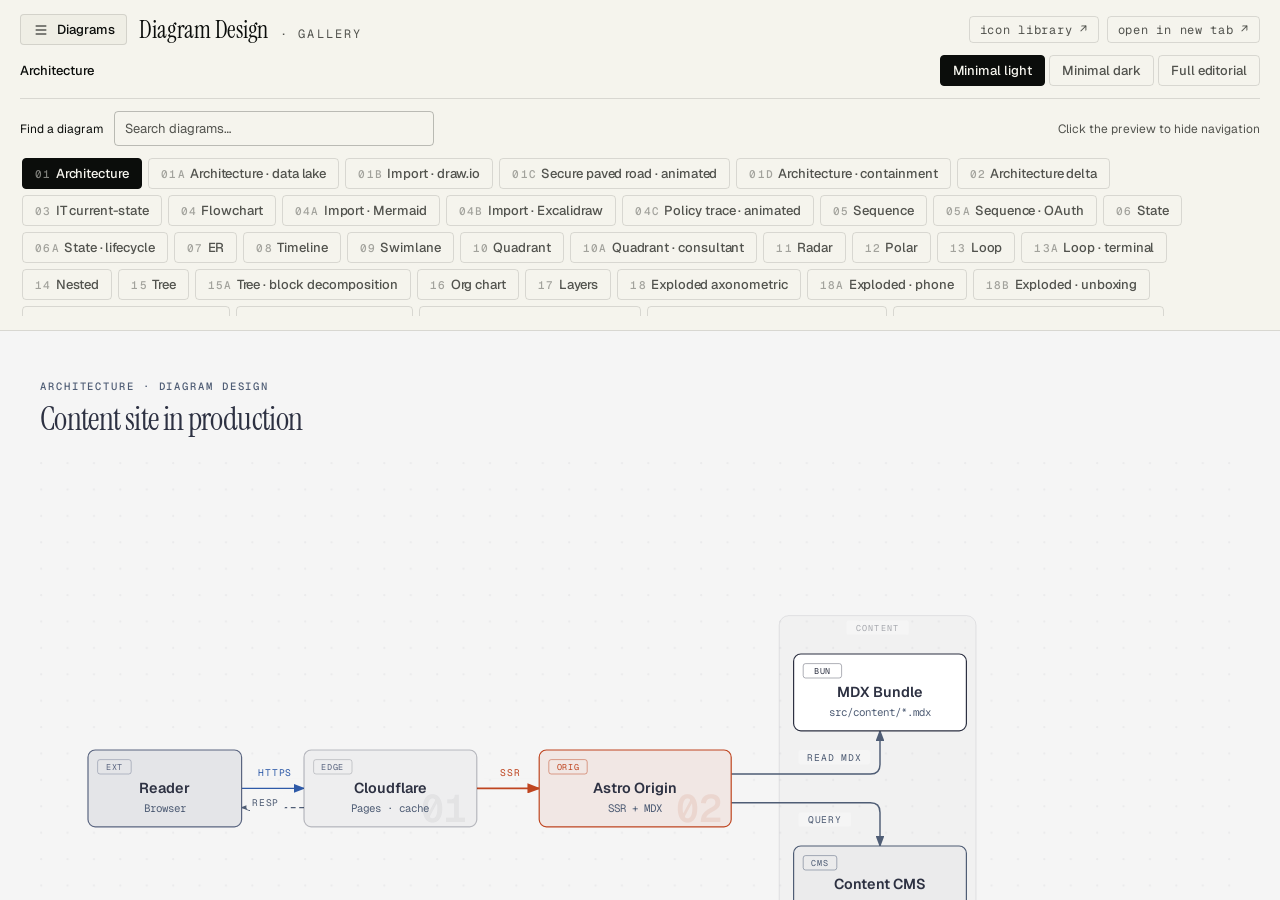
<file: .cursor/skills/draw-diagram/vendor/diagram-design/assets/index.html>
<!doctype html>
<html lang="en">
  <head>
    <meta charset="UTF-8" />
    <meta name="viewport" content="width=device-width, initial-scale=1.0" />
    <title>Diagram Design · Gallery</title>
    <link
      href="https://fonts.googleapis.com/css2?family=Instrument+Serif:ital@0;1&family=Geist:wght@400;500;600&family=Geist+Mono:wght@400;500;600&display=swap"
      rel="stylesheet"
    />
    <style>
      *,
      *::before,
      *::after {
        box-sizing: border-box;
        margin: 0;
        padding: 0;
      }
      :root {
        --paper: #f5f4ed;
        --paper-2: #efeee5;
        --ink: #0b0d0b;
        --muted: #52534e;
        --soft: #65655c;
        --rule: rgba(11, 13, 11, 0.12);
        --rule-strong: rgba(11, 13, 11, 0.25);
        --accent: #f7591f;
        --sans: "Geist", system-ui, sans-serif;
        --serif: "Instrument Serif", serif;
        --mono: "Geist Mono", ui-monospace, monospace;
      }
      html,
      body {
        height: 100%;
      }
      body {
        font-family: var(--sans);
        background: var(--paper);
        color: var(--ink);
        display: flex;
        flex-direction: column;
        overflow: hidden;
      }

      .topbar {
        padding: 0.875rem 1.25rem;
        border-bottom: 1px solid var(--rule);
        flex: 0 0 auto;
      }
      .title-row {
        display: flex;
        align-items: center;
        justify-content: space-between;
        margin-bottom: 0.625rem;
        gap: 1rem;
      }
      .title-row h1 {
        font-family: var(--serif);
        font-size: 1.5rem;
        font-weight: 400;
        letter-spacing: -0.01em;
        line-height: 1;
      }
      .title-row .meta {
        font-family: var(--mono);
        font-size: 0.75rem;
        letter-spacing: 0.18em;
        text-transform: uppercase;
        color: var(--muted);
      }
      .title-row .open-raw {
        font-family: var(--mono);
        font-size: 0.75rem;
        letter-spacing: 0.06em;
        color: var(--muted);
        text-decoration: none;
        padding: 0.3rem 0.625rem;
        border: 1px solid var(--rule);
        border-radius: 4px;
        transition:
          color 0.15s,
          border-color 0.15s;
      }
      .open-raw:hover {
        color: var(--accent);
        border-color: var(--accent);
      }

      .tabs {
        display: flex;
        flex-wrap: wrap;
        gap: 0.375rem;
        margin-bottom: 0.5rem;
      }
      .tabs.variants {
        margin-bottom: 0;
        padding: 0;
        border: 0;
        flex-wrap: nowrap;
        flex: 0 1 auto;
        gap: 0.25rem;
      }
      .tab {
        font-family: var(--sans);
        font-size: 0.8125rem;
        font-weight: 500;
        padding: 0.375rem 0.75rem;
        background: transparent;
        color: var(--muted);
        border: 1px solid var(--rule);
        border-radius: 4px;
        cursor: pointer;
        transition: all 0.12s;
        letter-spacing: -0.005em;
      }
      .tab:hover {
        color: var(--ink);
        border-color: var(--rule-strong);
      }
      .tab:disabled {
        opacity: 0.35;
        cursor: not-allowed;
      }
      .tab.active {
        background: var(--ink);
        color: var(--paper);
        border-color: var(--ink);
      }
      .tab .eyebrow {
        display: inline-block;
        margin-right: 0.25rem;
        font-family: var(--mono);
        font-size: 0.6875rem;
        letter-spacing: 0.12em;
        text-transform: uppercase;
        color: inherit;
        opacity: 0.5;
      }
      .tab.new::after {
        content: "NEW";
        display: inline-block;
        margin-left: 0.35rem;
        font-family: var(--mono);
        font-size: 0.6875rem;
        letter-spacing: 0.12em;
        color: var(--accent);
        vertical-align: 1px;
      }
      .tab.active.new::after {
        color: var(--paper);
      }

      main {
        flex: 1 1 auto;
        position: relative;
        background: var(--paper-2);
        overflow: hidden;
      }
      iframe {
        position: absolute;
        inset: 0;
        width: 100%;
        height: 100%;
        border: 0;
        background: var(--paper);
        display: block;
      }

      [hidden] { display: none !important; }
      main { min-height: 0; }
      .brand, .header-actions, .controls, .catalog-tools {
        display: flex;
        align-items: center;
        gap: 0.75rem;
        min-width: 0;
      }
      .header-actions { gap: 0.5rem; }
      .nav-toggle { display: inline-flex; align-items: center; gap: 0.5rem; flex: 0 0 auto; }
      .nav-toggle svg { width: 16px; height: 16px; }
      .nav-toggle[aria-expanded="true"] { background: var(--paper-2); color: var(--ink); }
      .controls { justify-content: space-between; gap: 1rem; }
      .current-diagram { font-size: 0.8125rem; font-weight: 500; overflow: hidden; text-overflow: ellipsis; white-space: nowrap; }
      .catalog { margin-top: 0.75rem; padding-top: 0.75rem; border-top: 1px solid var(--rule); }
      .catalog-tools { justify-content: space-between; margin-bottom: 0.625rem; }
      .search-label { display: flex; align-items: center; gap: 0.625rem; font-size: 0.75rem; min-width: 0; }
      #diagram-search {
        width: min(20rem, 45vw);
        padding: 0.5rem 0.625rem;
        border: 1px solid var(--rule-strong);
        border-radius: 4px;
        background: transparent;
        font: 0.8125rem var(--sans);
        color: var(--ink);
        caret-color: var(--accent);
      }
      #diagram-search::placeholder { color: var(--muted); }
      .catalog-hint, .empty-results { font-size: 0.75rem; color: var(--muted); }
      #type-tabs {
        max-height: min(10rem, 22vh);
        overflow-y: auto;
        overscroll-behavior: contain;
        scrollbar-width: thin;
        scrollbar-color: var(--rule-strong) var(--paper);
        margin: 0;
        padding: 2px 0.5rem 2px 2px;
      }
      #type-tabs .tab { text-align: left; max-width: 100%; overflow-wrap: anywhere; }
      .empty-results { padding: 0.75rem 0; }
      :is(button, a, input):focus-visible { outline: 2px solid var(--ink); outline-offset: 3px; }
      ::selection { background: var(--ink); color: var(--paper); }
      @media (max-width: 640px) {
        .topbar { padding: 0.75rem; }
        .title-row { flex-wrap: wrap; gap: 0.625rem; }
        .brand { flex: 1 1 auto; }
        .title-row h1 { font-size: 1.35rem; }
        .title-row .meta { display: none; }
        .header-actions { margin-left: auto; }
        .controls { flex-wrap: wrap; gap: 0.5rem; }
        .current-diagram { flex-basis: 100%; }
        .tabs.variants { flex-wrap: wrap; max-width: 100%; }
        .catalog-hint { display: none; }
        .search-label { width: 100%; }
        #diagram-search { flex: 1; width: 0; }
        #type-tabs { max-height: min(8rem, 18vh); }
      }
    </style>
  </head>
  <body>
    <header class="topbar">
      <div class="title-row">
        <div class="brand">
          <button class="tab nav-toggle" id="nav-toggle" type="button" aria-expanded="true" aria-controls="diagram-nav">
            <svg viewBox="0 0 24 24" fill="none" stroke="currentColor" stroke-width="1.5" aria-hidden="true"><path d="M4 6h16M4 12h16M4 18h16"/></svg>
            Diagrams
          </button>
        <h1>
          Diagram Design
          <span
            class="meta"
            style="
              font-family: var(--mono);
              font-size: 0.75rem;
              margin-left: 0.5rem;
            "
            >· gallery</span
          >
        </h1>
        </div>
        <div class="header-actions">
          <a class="open-raw" href="icons.html" target="_blank" rel="noopener"
            >icon library ↗</a
          >
          <a
            class="open-raw"
            id="open-raw"
            href="#"
            target="_blank"
            rel="noopener"
            >open in new tab ↗</a
          >
        </div>
      </div>

      <div class="controls">
        <p class="current-diagram" id="current-diagram">Architecture</p>
        <div
          class="tabs variants"
          id="variant-tabs"
          role="radiogroup"
          aria-label="Variant"
        >
          <button class="tab active" data-variant="">Minimal light</button>
          <button class="tab" data-variant="-dark">Minimal dark</button>
          <button class="tab" data-variant="-full">Full editorial</button>
        </div>
      </div>
      <nav class="catalog" id="diagram-nav" aria-label="Diagram catalog">
        <div class="catalog-tools">
          <label class="search-label" for="diagram-search">Find a diagram
            <input id="diagram-search" type="search" placeholder="Search diagrams…" autocomplete="off" />
          </label>
          <span class="catalog-hint">Click the preview to hide navigation</span>
        </div>
      <div class="tabs" id="type-tabs" role="radiogroup" aria-label="Diagram type">
        <button class="tab active" data-type="architecture">
          <span class="eyebrow">01</span>Architecture
        </button>
        <button class="tab" data-type="datalake" data-parent-type="architecture">
          <span class="eyebrow">01a</span>Architecture · data lake
        </button>
        <button class="tab" data-type="import-drawio" data-parent-type="architecture" data-single>
          <span class="eyebrow">01b</span>Import · draw.io
        </button>
        <button class="tab" data-type="paved-road-animated" data-parent-type="architecture" data-single>
          <span class="eyebrow">01c</span>Secure paved road · animated
        </button>
        <button class="tab" data-type="architecture-containment" data-parent-type="architecture">
          <span class="eyebrow">01d</span>Architecture · containment
        </button>
        <button class="tab" data-type="architecture-delta">
          <span class="eyebrow">02</span>Architecture delta
        </button>
        <button class="tab" data-type="it-state">
          <span class="eyebrow">03</span>IT current-state
        </button>
        <button class="tab" data-type="flowchart">
          <span class="eyebrow">04</span>Flowchart
        </button>
        <button class="tab" data-type="import-mermaid" data-parent-type="flowchart" data-single>
          <span class="eyebrow">04a</span>Import · Mermaid
        </button>
        <button class="tab" data-type="import-excalidraw" data-parent-type="flowchart" data-single>
          <span class="eyebrow">04b</span>Import · Excalidraw
        </button>
        <button class="tab" data-type="policy-trace-animated" data-parent-type="flowchart" data-single>
          <span class="eyebrow">04c</span>Policy trace · animated
        </button>
        <button class="tab" data-type="sequence">
          <span class="eyebrow">05</span>Sequence
        </button>
        <button class="tab" data-type="sequence-oauth" data-parent-type="sequence">
          <span class="eyebrow">05a</span>Sequence · OAuth
        </button>
        <button class="tab" data-type="state">
          <span class="eyebrow">06</span>State
        </button>
        <button class="tab" data-type="state-lifecycle" data-parent-type="state">
          <span class="eyebrow">06a</span>State · lifecycle
        </button>
        <button class="tab" data-type="er">
          <span class="eyebrow">07</span>ER
        </button>
        <button class="tab" data-type="timeline">
          <span class="eyebrow">08</span>Timeline
        </button>
        <button class="tab" data-type="swimlane">
          <span class="eyebrow">09</span>Swimlane
        </button>
        <button class="tab" data-type="quadrant">
          <span class="eyebrow">10</span>Quadrant
        </button>
        <button class="tab" data-type="quadrant-consultant" data-parent-type="quadrant" data-single>
          <span class="eyebrow">10a</span>Quadrant · consultant
        </button>
        <button class="tab" data-type="radar">
          <span class="eyebrow">11</span>Radar
        </button>
        <button class="tab" data-type="polar">
          <span class="eyebrow">12</span>Polar
        </button>
        <button class="tab" data-type="loop">
          <span class="eyebrow">13</span>Loop
        </button>
        <button class="tab" data-type="loop-terminal" data-parent-type="loop" data-single>
          <span class="eyebrow">13a</span>Loop · terminal
        </button>
        <button class="tab" data-type="nested">
          <span class="eyebrow">14</span>Nested
        </button>
        <button class="tab" data-type="tree">
          <span class="eyebrow">15</span>Tree
        </button>
        <button class="tab" data-type="tree-block-decomposition" data-parent-type="tree">
          <span class="eyebrow">15a</span>Tree · block decomposition
        </button>
        <button class="tab" data-type="org-chart">
          <span class="eyebrow">16</span>Org chart
        </button>
        <button class="tab" data-type="layers">
          <span class="eyebrow">17</span>Layers
        </button>
        <button class="tab" data-type="exploded">
          <span class="eyebrow">18</span>Exploded axonometric
        </button>
        <button class="tab" data-type="exploded-phone" data-parent-type="exploded">
          <span class="eyebrow">18a</span>Exploded · phone
        </button>
        <button class="tab" data-type="exploded-unboxing" data-parent-type="exploded">
          <span class="eyebrow">18b</span>Exploded · unboxing
        </button>
        <button class="tab" data-type="exploded-ai-stack" data-parent-type="exploded">
          <span class="eyebrow">18c</span>Exploded · AI agent stack
        </button>
        <button class="tab" data-type="exploded-keyboard" data-parent-type="exploded">
          <span class="eyebrow">18d</span>Exploded · keyboard
        </button>
        <button class="tab" data-type="exploded-phone-animated" data-parent-type="exploded" data-single>
          <span class="eyebrow">18e</span>Exploded · phone, animated
        </button>
        <button class="tab" data-type="exploded-unboxing-animated" data-parent-type="exploded" data-single>
          <span class="eyebrow">18f</span>Exploded · unboxing, animated
        </button>
        <button class="tab" data-type="exploded-ai-stack-animated" data-parent-type="exploded" data-single>
          <span class="eyebrow">18g</span>Exploded · AI agent stack, animated
        </button>
        <button class="tab" data-type="exploded-keyboard-animated" data-parent-type="exploded" data-single>
          <span class="eyebrow">18h</span>Exploded · keyboard, animated
        </button>
        <button class="tab" data-type="axonometric-plan">
          <span class="eyebrow">19</span>Axonometric plan
        </button>
        <button class="tab" data-type="axonometric-plan-campus" data-parent-type="axonometric-plan">
          <span class="eyebrow">19a</span>Axonometric plan · campus
        </button>
        <button class="tab" data-type="axonometric-plan-coffee-shop" data-parent-type="axonometric-plan">
          <span class="eyebrow">19b</span>Axonometric plan · coffee shop
        </button>
        <button class="tab" data-type="axonometric-plan-warehouse" data-parent-type="axonometric-plan">
          <span class="eyebrow">19c</span>Axonometric plan · warehouse
        </button>
        <button class="tab" data-type="axonometric-plan-campus-animated" data-parent-type="axonometric-plan" data-single>
          <span class="eyebrow">19d</span>Axonometric plan · campus, animated
        </button>
        <button class="tab" data-type="axonometric-plan-coffee-shop-animated" data-parent-type="axonometric-plan" data-single>
          <span class="eyebrow">19e</span>Axonometric plan · coffee shop, animated
        </button>
        <button class="tab" data-type="axonometric-plan-warehouse-animated" data-parent-type="axonometric-plan" data-single>
          <span class="eyebrow">19f</span>Axonometric plan · warehouse, animated
        </button>
        <button class="tab" data-type="venn">
          <span class="eyebrow">20</span>Venn
        </button>
        <button class="tab" data-type="pyramid">
          <span class="eyebrow">21</span>Pyramid
        </button>
        <button class="tab" data-type="bar">
          <span class="eyebrow">22</span>Bar
        </button>
        <button class="tab" data-type="waterfall">
          <span class="eyebrow">23</span>Waterfall
        </button>
        <button class="tab" data-type="treemap">
          <span class="eyebrow">24</span>Treemap
        </button>
        <button class="tab" data-type="marimekko" data-parent-type="treemap">
          <span class="eyebrow">24a</span>Marimekko
        </button>
        <button class="tab" data-type="heatmap">
          <span class="eyebrow">25</span>Heatmap
        </button>
        <button class="tab" data-type="line">
          <span class="eyebrow">26</span>Line
        </button>
        <button class="tab" data-type="slopegraph" data-parent-type="line">
          <span class="eyebrow">26a</span>Line · slopegraph
        </button>
        <button class="tab" data-type="ridgeline" data-parent-type="line">
          <span class="eyebrow">26b</span>Line · ridgeline
        </button>
        <button class="tab" data-type="streamgraph" data-parent-type="line">
          <span class="eyebrow">26c</span>Line · streamgraph
        </button>
        <button class="tab" data-type="bump" data-parent-type="line">
          <span class="eyebrow">26d</span>Line · bump
        </button>
        <button class="tab" data-type="gantt">
          <span class="eyebrow">27</span>Gantt
        </button>
        <button class="tab" data-type="scatter">
          <span class="eyebrow">28</span>Scatter
        </button>
        <button class="tab" data-type="bubble" data-parent-type="scatter">
          <span class="eyebrow">28a</span>Scatter · bubble
        </button>
        <button class="tab" data-type="beeswarm" data-parent-type="scatter">
          <span class="eyebrow">28b</span>Scatter · beeswarm
        </button>
        <button class="tab" data-type="high-level">
          <span class="eyebrow">29</span>High-Level
        </button>
        <button class="tab" data-type="high-level-vertical" data-parent-type="high-level">
          <span class="eyebrow">29a</span>High-Level / Parametric
        </button>
        <button class="tab" data-type="process">
          <span class="eyebrow">30</span>Process
        </button>
        <button class="tab" data-type="medallion">
          <span class="eyebrow">31</span>Medallion
        </button>
        <button class="tab" data-type="data-flow">
          <span class="eyebrow">32</span>Data flow
        </button>
        <button class="tab" data-type="queue-animated" data-parent-type="data-flow" data-single>
          <span class="eyebrow">32a</span>Fan-in queue · animated
        </button>
        <button class="tab" data-type="dp-integration">
          <span class="eyebrow">33</span>DP integration
        </button>
        <button class="tab" data-type="dp-security-matrix">
          <span class="eyebrow">34</span>DP security matrix
        </button>
        <button class="tab" data-type="sankey">
          <span class="eyebrow">35</span>Sankey
        </button>
        <button class="tab" data-type="fishbone">
          <span class="eyebrow">36</span>Fishbone
        </button>
        <button class="tab" data-type="wardley">
          <span class="eyebrow">37</span>Wardley map
        </button>
        <button class="tab" data-type="kanban">
          <span class="eyebrow">38</span>Kanban
        </button>
        <button class="tab" data-type="journey">
          <span class="eyebrow">39</span>User journey
        </button>
        <button class="tab" data-type="deployment">
          <span class="eyebrow">40</span>Deployment
        </button>
        <button class="tab" data-type="dependency">
          <span class="eyebrow">41</span>Dependency graph
        </button>
        <button class="tab" data-type="uml-class">
          <span class="eyebrow">42</span>UML class
        </button>
        <button class="tab" data-type="story-map">
          <span class="eyebrow">43</span>Story map
        </button>
        <button class="tab" data-type="db-schema">
          <span class="eyebrow">44</span>Database schema
        </button>
        <button class="tab" data-type="service-blueprint">
          <span class="eyebrow">45</span>Service blueprint
        </button>
      </div>

        <p class="empty-results" id="empty-results" role="status" hidden>No diagrams found. Try another search.</p>
      </nav>
    </header>

    <main>
      <iframe
        id="preview"
        src="example-architecture.html"
        title="Preview"
      ></iframe>
    </main>

    <script>
      const state = { type: "architecture", variant: "" };
      const iframe = document.getElementById("preview");
      const openRaw = document.getElementById("open-raw");

      const nav = document.getElementById("diagram-nav");
      const navToggle = document.getElementById("nav-toggle");
      const search = document.getElementById("diagram-search");
      const typeTabs = [...document.querySelectorAll("#type-tabs .tab")];
      const diagramName = (tab) => [...tab.childNodes]
        .filter((node) => node.nodeType === Node.TEXT_NODE)
        .map((node) => node.textContent).join("").trim();

      function setNavigation(open) {
        nav.hidden = !open;
        navToggle.setAttribute("aria-expanded", String(open));
      }
      navToggle.addEventListener("click", () => setNavigation(nav.hidden));
      nav.addEventListener("keydown", (event) => {
        if (event.key === "Escape") {
          setNavigation(false);
          navToggle.focus();
        }
      });
      function filterDiagrams() {
        const query = search.value.trim().toLowerCase();
        typeTabs.forEach((tab) => {
          tab.hidden = !diagramName(tab).toLowerCase().includes(query);
        });
        const visible = typeTabs.filter((tab) => !tab.hidden);
        // Keep one visible option reachable with Tab even if selection is filtered out.
        const focusable = visible.find((tab) => tab.dataset.type === state.type) || visible[0];
        typeTabs.forEach((tab) => { tab.tabIndex = tab === focusable ? 0 : -1; });
        document.getElementById("empty-results").hidden = visible.length > 0;
      }
      search.addEventListener("input", filterDiagrams);
      // Collapse on click, not pointerdown: hiding the catalog moves the preview
      // up, so collapsing mid-press would pull a control out from under the pointer
      // and its click would never fire.
      document.querySelector("main").addEventListener("click", () => setNavigation(false));
      iframe.addEventListener("load", () => {
        try {
          // Iframe events do not bubble to the gallery. Bind after each example load.
          iframe.contentDocument.addEventListener("click", () => setNavigation(false));
        } catch {
          // Local file previews may have an opaque origin; focus is handled below.
        }
      });
      // Opaque local previews expose only the focus change on press. Wait for a
      // normal click to finish inside the example before moving it.
      const PREVIEW_CLICK_GRACE_MS = 400;
      let blurCollapse = 0;
      window.addEventListener("blur", () => {
        if (document.activeElement !== iframe) return;
        let accessible = false;
        try { accessible = iframe.contentDocument !== null; } catch { accessible = false; }
        if (accessible) return;
        clearTimeout(blurCollapse);
        blurCollapse = setTimeout(() => {
          if (document.activeElement === iframe) setNavigation(false);
        }, PREVIEW_CLICK_GRACE_MS);
      });

      function update() {
        const activeType = [...document.querySelectorAll("#type-tabs .tab")].find(
          (tab) => tab.dataset.type === state.type,
        );
        const name = diagramName(activeType);
        document.getElementById("current-diagram").textContent = name;
        iframe.title = `${name} preview`;
        const single = activeType && activeType.hasAttribute("data-single");
        const variantTabs = document.querySelectorAll("#variant-tabs .tab");
        if (single) state.variant = "";
        variantTabs.forEach((tab) => {
          tab.disabled = single && tab.dataset.variant !== "";
        });
        for (const [containerId, key] of [
          ["type-tabs", "type"],
          ["variant-tabs", "variant"],
        ]) {
          document.querySelectorAll(`#${containerId} .tab`).forEach((tab) => {
            const active = tab.dataset[key] === state[key];
            tab.classList.toggle("active", active);
            tab.setAttribute("aria-checked", String(active));
            tab.tabIndex = active ? 0 : -1;
          });
        }
        const src = `example-${state.type}${state.variant}.html`;
        iframe.src = src;
        openRaw.href = src;
        filterDiagrams();
        const selectedTabs = document.querySelectorAll('#variant-tabs [role="radio"][aria-checked="true"]');
        iframe.setAttribute(
          "aria-labelledby",
          ["current-diagram", ...[...selectedTabs].map((tab) => tab.id)].join(" "),
        );
      }

      function bindTabs(containerId, key) {
        const container = document.getElementById(containerId);
        const tabs = [...container.querySelectorAll(".tab")];
        tabs.forEach((tab, index) => {
          tab.id = `${containerId}-${index}`;
          tab.setAttribute("role", "radio");
          tab.setAttribute("aria-controls", "preview");
        });

        function activate(tab, focus = false) {
          state[key] = tab.dataset[key];
          update();
          if (focus) tab.focus();
        }

        container.addEventListener("click", (e) => {
          const btn = e.target.closest(".tab");
          if (!btn || btn.disabled) return;
          activate(btn);
        });
        container.addEventListener("keydown", (e) => {
          const current = e.target.closest('[role="radio"]');
          if (!current || !container.contains(current)) return;
          const enabledTabs = tabs.filter((tab) => !tab.disabled && !tab.hidden);
          const index = enabledTabs.indexOf(current);
          let next;
          if (e.key === "ArrowRight" || e.key === "ArrowDown") {
            next = enabledTabs[(index + 1) % enabledTabs.length];
          }
          if (e.key === "ArrowLeft" || e.key === "ArrowUp") {
            next = enabledTabs[(index - 1 + enabledTabs.length) % enabledTabs.length];
          }
          if (e.key === "Home") next = enabledTabs[0];
          if (e.key === "End") next = enabledTabs.at(-1);
          if (!next) return;
          e.preventDefault();
          activate(next, true);
        });
      }

      bindTabs("type-tabs", "type");
      bindTabs("variant-tabs", "variant");
      update();
    </script>
  </body>
</html>
</file>
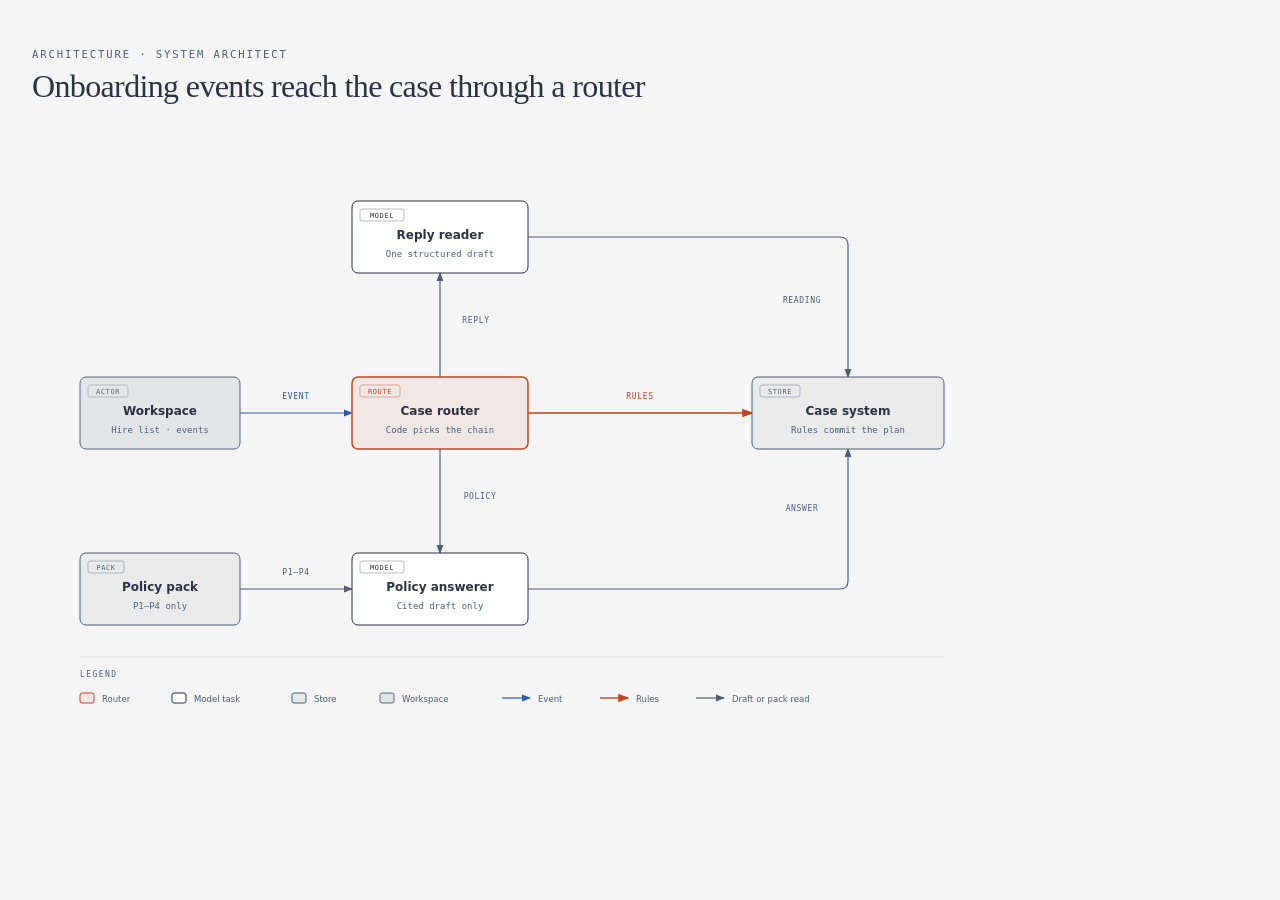
<file: project-context/diagrams/system-arch/onboarding-workflow.html>
<!DOCTYPE html>
<html lang="en">
<head>
  <meta charset="UTF-8">
  <meta name="viewport" content="width=device-width, initial-scale=1.0">
  <title>Onboarding workflow · Architecture</title>
  <style>
    *, *::before, *::after { box-sizing: border-box; margin: 0; padding: 0; }
    :root {
      --color-paper:   #f5f5f5;
      --color-ink:     #2d3142;
      --color-muted:   #4f5d75;
      --color-accent:  #bf4520;
      --font-sans:     'Geist', system-ui, sans-serif;
      --font-serif:    'Instrument Serif', Georgia, serif;
      --font-mono:     'Geist Mono', ui-monospace, monospace;
    }
    body {
      font-family: var(--font-sans);
      background: var(--color-paper);
      color: var(--color-ink);
      min-height: 100vh;
      padding: 3rem 2rem;
    }
    .frame { max-width: 960px; width: 100%; }
    .eyebrow {
      font-family: var(--font-mono);
      font-size: 0.66rem;
      font-weight: 500;
      letter-spacing: 0.18em;
      text-transform: uppercase;
      color: var(--color-muted);
      margin-bottom: 0.5rem;
    }
    h1 {
      font-family: var(--font-serif);
      font-size: clamp(1.5rem, 2.4vw + 0.75rem, 2rem);
      font-weight: 400;
      letter-spacing: -0.02em;
      line-height: 1.15;
      color: var(--color-ink);
      margin-bottom: 1.5rem;
    }
    .diagram-container { width: 100%; overflow-x: auto; }
    svg { width: 100%; min-width: 960px; display: block; }
  </style>
</head>
<body>
  <div class="frame">
    <p class="eyebrow">Architecture · System architect</p>
    <h1>Onboarding events reach the case through a router</h1>
    <div class="diagram-container">
      <svg viewBox="0 0 960 600" xmlns="http://www.w3.org/2000/svg" role="img" aria-labelledby="onboarding-workflow-title onboarding-workflow-desc">
        <title id="onboarding-workflow-title">Onboarding events reach the case through a router</title>
        <desc id="onboarding-workflow-desc">The workspace sends an event to the case router. The router applies business rules directly, or it asks the reply reader or the policy answerer for one draft. The policy pack is read only into the policy answerer. The case system commits facts. The model tasks do not write the plan.</desc>
        <defs>
          <marker id="arrow" markerWidth="8" markerHeight="6" refX="7" refY="3" orient="auto"><polygon points="0 0, 8 3, 0 6" fill="#4f5d75"/></marker>
          <marker id="arrow-accent" markerWidth="8" markerHeight="6" refX="7" refY="3" orient="auto"><polygon points="0 0, 8 3, 0 6" fill="#bf4520"/></marker>
          <marker id="arrow-link" markerWidth="8" markerHeight="6" refX="7" refY="3" orient="auto"><polygon points="0 0, 8 3, 0 6" fill="#2e5aa8"/></marker>
        </defs>
        <rect width="960" height="600" fill="#f5f5f5"/>

        <!-- Arrows before nodes -->
        <line x1="208" y1="284" x2="320" y2="284" stroke="#2e5aa8" stroke-width="1.2" marker-end="url(#arrow-link)"/>
        <line x1="496" y1="284" x2="720" y2="284" stroke="#bf4520" stroke-width="1.4" marker-end="url(#arrow-accent)"/>
        <line x1="408" y1="248" x2="408" y2="144" stroke="#4f5d75" stroke-width="1.2" marker-end="url(#arrow)"/>
        <line x1="408" y1="320" x2="408" y2="424" stroke="#4f5d75" stroke-width="1.2" marker-end="url(#arrow)"/>
        <path d="M 496,108 H 808 Q 816,108 816,116 V 248" fill="none" stroke="#4f5d75" stroke-width="1.2" marker-end="url(#arrow)"/>
        <path d="M 496,460 H 808 Q 816,460 816,452 V 320" fill="none" stroke="#4f5d75" stroke-width="1.2" marker-end="url(#arrow)"/>
        <line x1="208" y1="460" x2="320" y2="460" stroke="#4f5d75" stroke-width="1.2" marker-end="url(#arrow)"/>

        <!-- Labels: masks in the gaps, 8px off the stroke -->
        <rect x="236" y="260" width="56" height="12" rx="2" fill="#f5f5f5"/>
        <text x="264" y="270" fill="#2e5aa8" font-size="8" font-family="'Geist Mono', ui-monospace, monospace" text-anchor="middle" letter-spacing="0.08em">EVENT</text>

        <rect x="580" y="260" width="56" height="12" rx="2" fill="#f5f5f5"/>
        <text x="608" y="270" fill="#bf4520" font-size="8" font-family="'Geist Mono', ui-monospace, monospace" text-anchor="middle" letter-spacing="0.08em">RULES</text>

        <rect x="418" y="184" width="52" height="12" rx="2" fill="#f5f5f5"/>
        <text x="444" y="194" fill="#4f5d75" font-size="8" font-family="'Geist Mono', ui-monospace, monospace" text-anchor="middle" letter-spacing="0.08em">REPLY</text>

        <rect x="418" y="360" width="60" height="12" rx="2" fill="#f5f5f5"/>
        <text x="448" y="370" fill="#4f5d75" font-size="8" font-family="'Geist Mono', ui-monospace, monospace" text-anchor="middle" letter-spacing="0.08em">POLICY</text>

        <rect x="736" y="164" width="68" height="12" rx="2" fill="#f5f5f5"/>
        <text x="770" y="174" fill="#4f5d75" font-size="8" font-family="'Geist Mono', ui-monospace, monospace" text-anchor="middle" letter-spacing="0.08em">READING</text>

        <rect x="736" y="372" width="68" height="12" rx="2" fill="#f5f5f5"/>
        <text x="770" y="382" fill="#4f5d75" font-size="8" font-family="'Geist Mono', ui-monospace, monospace" text-anchor="middle" letter-spacing="0.08em">ANSWER</text>

        <rect x="232" y="436" width="64" height="12" rx="2" fill="#f5f5f5"/>
        <text x="264" y="446" fill="#4f5d75" font-size="8" font-family="'Geist Mono', ui-monospace, monospace" text-anchor="middle" letter-spacing="0.08em">P1–P4</text>

        <!-- Workspace -->
        <rect x="48" y="248" width="160" height="72" rx="6" fill="#f5f5f5"/>
        <rect x="48" y="248" width="160" height="72" rx="6" fill="rgba(79,93,117,0.10)" stroke="#5a6580" stroke-width="1"/>
        <rect x="56" y="256" width="40" height="12" rx="2" fill="transparent" stroke="rgba(90,101,128,0.40)" stroke-width="0.8"/>
        <text x="76" y="265" fill="#5a6580" font-size="7" font-family="'Geist Mono', ui-monospace, monospace" text-anchor="middle" letter-spacing="0.08em">ACTOR</text>
        <text x="128" y="286" fill="#2d3142" font-size="12" font-weight="600" font-family="'Geist', system-ui, sans-serif" text-anchor="middle">Workspace</text>
        <text x="128" y="304" fill="#4f5d75" font-size="9" font-family="'Geist Mono', ui-monospace, monospace" text-anchor="middle">Hire list · events</text>

        <!-- Reply reader -->
        <rect x="320" y="72" width="176" height="72" rx="6" fill="#f5f5f5"/>
        <rect x="320" y="72" width="176" height="72" rx="6" fill="#ffffff" stroke="#2d3142" stroke-width="1"/>
        <rect x="328" y="80" width="44" height="12" rx="2" fill="transparent" stroke="rgba(45,49,66,0.40)" stroke-width="0.8"/>
        <text x="350" y="89" fill="#2d3142" font-size="7" font-family="'Geist Mono', ui-monospace, monospace" text-anchor="middle" letter-spacing="0.08em">MODEL</text>
        <text x="408" y="110" fill="#2d3142" font-size="12" font-weight="600" font-family="'Geist', system-ui, sans-serif" text-anchor="middle">Reply reader</text>
        <text x="408" y="128" fill="#4f5d75" font-size="9" font-family="'Geist Mono', ui-monospace, monospace" text-anchor="middle">One structured draft</text>

        <!-- Case router (focal) -->
        <rect x="320" y="248" width="176" height="72" rx="6" fill="#f5f5f5"/>
        <rect x="320" y="248" width="176" height="72" rx="6" fill="rgba(191,69,32,0.08)" stroke="#bf4520" stroke-width="1.5"/>
        <rect x="328" y="256" width="40" height="12" rx="2" fill="transparent" stroke="rgba(191,69,32,0.50)" stroke-width="0.8"/>
        <text x="348" y="265" fill="#bf4520" font-size="7" font-family="'Geist Mono', ui-monospace, monospace" text-anchor="middle" letter-spacing="0.08em">ROUTE</text>
        <text x="408" y="286" fill="#2d3142" font-size="12" font-weight="600" font-family="'Geist', system-ui, sans-serif" text-anchor="middle">Case router</text>
        <text x="408" y="304" fill="#4f5d75" font-size="9" font-family="'Geist Mono', ui-monospace, monospace" text-anchor="middle">Code picks the chain</text>

        <!-- Case system -->
        <rect x="720" y="248" width="192" height="72" rx="6" fill="#f5f5f5"/>
        <rect x="720" y="248" width="192" height="72" rx="6" fill="rgba(45,49,66,0.05)" stroke="#4f5d75" stroke-width="1"/>
        <rect x="728" y="256" width="40" height="12" rx="2" fill="transparent" stroke="rgba(79,93,117,0.50)" stroke-width="0.8"/>
        <text x="748" y="265" fill="#4f5d75" font-size="7" font-family="'Geist Mono', ui-monospace, monospace" text-anchor="middle" letter-spacing="0.08em">STORE</text>
        <text x="816" y="286" fill="#2d3142" font-size="12" font-weight="600" font-family="'Geist', system-ui, sans-serif" text-anchor="middle">Case system</text>
        <text x="816" y="304" fill="#4f5d75" font-size="9" font-family="'Geist Mono', ui-monospace, monospace" text-anchor="middle">Rules commit the plan</text>

        <!-- Policy answerer -->
        <rect x="320" y="424" width="176" height="72" rx="6" fill="#f5f5f5"/>
        <rect x="320" y="424" width="176" height="72" rx="6" fill="#ffffff" stroke="#2d3142" stroke-width="1"/>
        <rect x="328" y="432" width="44" height="12" rx="2" fill="transparent" stroke="rgba(45,49,66,0.40)" stroke-width="0.8"/>
        <text x="350" y="441" fill="#2d3142" font-size="7" font-family="'Geist Mono', ui-monospace, monospace" text-anchor="middle" letter-spacing="0.08em">MODEL</text>
        <text x="408" y="462" fill="#2d3142" font-size="12" font-weight="600" font-family="'Geist', system-ui, sans-serif" text-anchor="middle">Policy answerer</text>
        <text x="408" y="480" fill="#4f5d75" font-size="9" font-family="'Geist Mono', ui-monospace, monospace" text-anchor="middle">Cited draft only</text>

        <!-- Policy pack -->
        <rect x="48" y="424" width="160" height="72" rx="6" fill="#f5f5f5"/>
        <rect x="48" y="424" width="160" height="72" rx="6" fill="rgba(45,49,66,0.05)" stroke="#4f5d75" stroke-width="1"/>
        <rect x="56" y="432" width="36" height="12" rx="2" fill="transparent" stroke="rgba(79,93,117,0.50)" stroke-width="0.8"/>
        <text x="74" y="441" fill="#4f5d75" font-size="7" font-family="'Geist Mono', ui-monospace, monospace" text-anchor="middle" letter-spacing="0.08em">PACK</text>
        <text x="128" y="462" fill="#2d3142" font-size="12" font-weight="600" font-family="'Geist', system-ui, sans-serif" text-anchor="middle">Policy pack</text>
        <text x="128" y="480" fill="#4f5d75" font-size="9" font-family="'Geist Mono', ui-monospace, monospace" text-anchor="middle">P1–P4 only</text>

        <line x1="48" y1="528" x2="912" y2="528" stroke="rgba(45,49,66,0.12)" stroke-width="0.8"/>
        <text x="48" y="548" fill="#4f5d75" font-size="8" font-family="'Geist Mono', ui-monospace, monospace" letter-spacing="0.18em">LEGEND</text>
        <rect x="48" y="564" width="14" height="10" rx="2" fill="rgba(191,69,32,0.08)" stroke="#bf4520" stroke-width="1"/>
        <text x="70" y="573" fill="#4f5d75" font-size="8.5" font-family="'Geist', system-ui, sans-serif">Router</text>
        <rect x="140" y="564" width="14" height="10" rx="2" fill="#ffffff" stroke="#2d3142" stroke-width="1"/>
        <text x="162" y="573" fill="#4f5d75" font-size="8.5" font-family="'Geist', system-ui, sans-serif">Model task</text>
        <rect x="260" y="564" width="14" height="10" rx="2" fill="rgba(45,49,66,0.05)" stroke="#4f5d75" stroke-width="1"/>
        <text x="282" y="573" fill="#4f5d75" font-size="8.5" font-family="'Geist', system-ui, sans-serif">Store</text>
        <rect x="348" y="564" width="14" height="10" rx="2" fill="rgba(79,93,117,0.10)" stroke="#5a6580" stroke-width="1"/>
        <text x="370" y="573" fill="#4f5d75" font-size="8.5" font-family="'Geist', system-ui, sans-serif">Workspace</text>
        <line x1="470" y1="569" x2="498" y2="569" stroke="#2e5aa8" stroke-width="1.2" marker-end="url(#arrow-link)"/>
        <text x="506" y="573" fill="#4f5d75" font-size="8.5" font-family="'Geist', system-ui, sans-serif">Event</text>
        <line x1="568" y1="569" x2="596" y2="569" stroke="#bf4520" stroke-width="1.4" marker-end="url(#arrow-accent)"/>
        <text x="604" y="573" fill="#4f5d75" font-size="8.5" font-family="'Geist', system-ui, sans-serif">Rules</text>
        <line x1="664" y1="569" x2="692" y2="569" stroke="#4f5d75" stroke-width="1.2" marker-end="url(#arrow)"/>
        <text x="700" y="573" fill="#4f5d75" font-size="8.5" font-family="'Geist', system-ui, sans-serif">Draft or pack read</text>
      </svg>
    </div>
  </div>
</body>
</html>
</file>
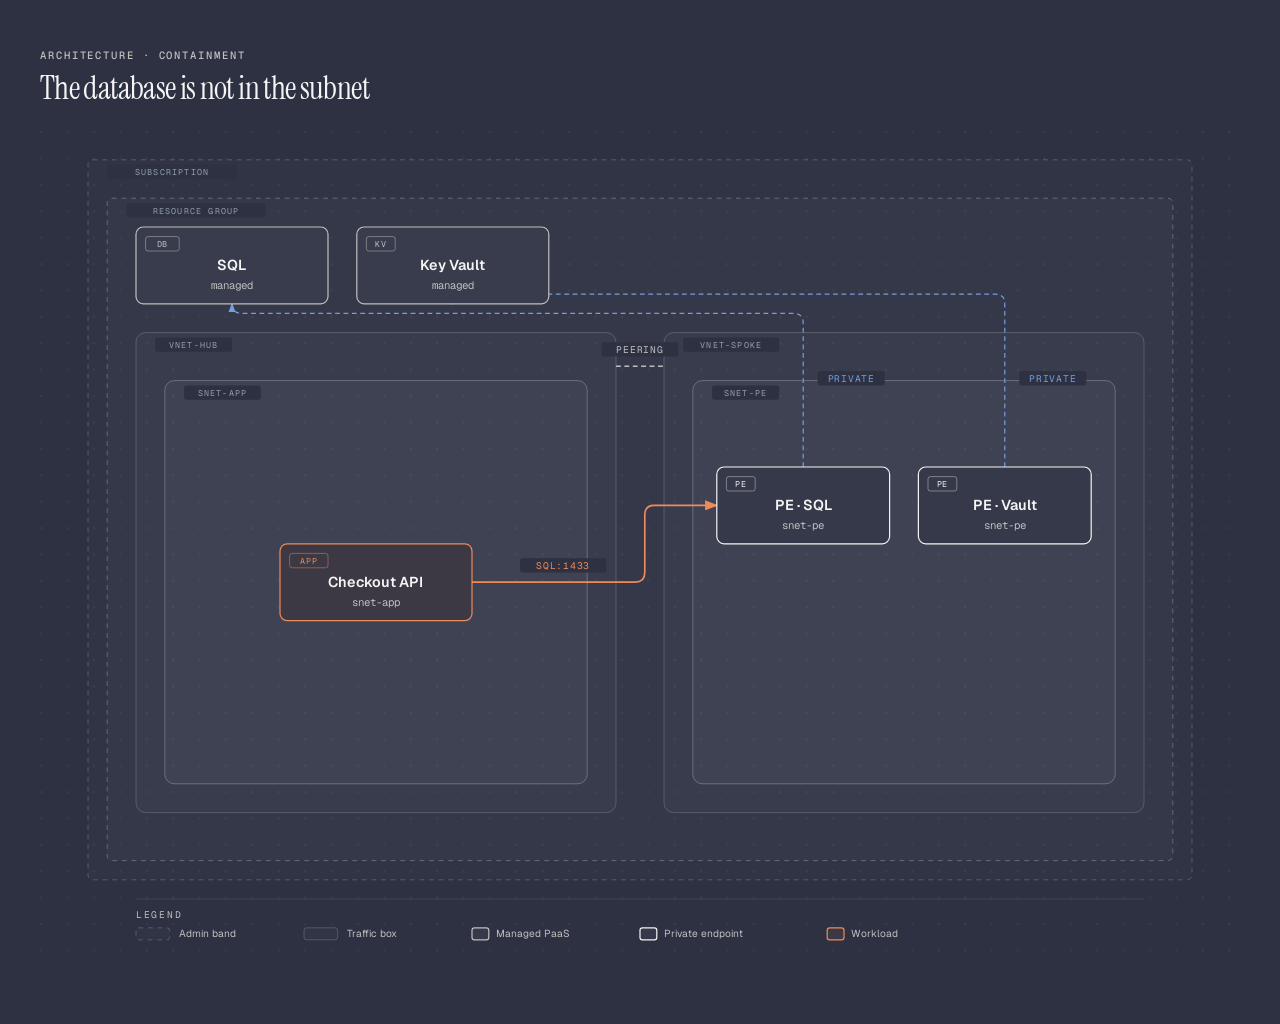
<file: .cursor/skills/draw-diagram/vendor/diagram-design/assets/example-architecture-containment-dark.html>
<!DOCTYPE html>
<html lang="en">
<head>
  <meta charset="UTF-8">
  <meta name="viewport" content="width=device-width, initial-scale=1.0">
  <title>The database is not in the subnet · Architecture</title>
  <link href="https://fonts.googleapis.com/css2?family=Instrument+Serif:ital@0;1&family=Geist:wght@400;500;600&family=Geist+Mono:wght@400;500;600&display=swap" rel="stylesheet">
  <style>
    *, *::before, *::after { box-sizing: border-box; margin: 0; padding: 0; }
    :root {
      --color-paper:   #2d3142;
      --color-ink:     #f5f5f5;
      --color-muted:   #bfc0c0;
      --color-accent:  #f08a59;
      --font-sans:     'Geist', system-ui, sans-serif;
      --font-serif:    'Instrument Serif', serif;
      --font-mono:     'Geist Mono', ui-monospace, monospace;
    }
    body {
      font-family: var(--font-sans);
      background: var(--color-paper);
      color: var(--color-ink);
      min-height: 100vh;
      display: flex;
      align-items: center;
      justify-content: center;
      padding: 3rem 2rem;
    }
    .frame { max-width: 1200px; width: 100%; }
    .diagram-container { width: 100%; overflow-x: auto; }
    .eyebrow {
      font-family: var(--font-mono);
      font-size: 0.66rem;
      font-weight: 500;
      letter-spacing: 0.18em;
      text-transform: uppercase;
      color: var(--color-muted);
      margin-bottom: 0.5rem;
    }
    h1 {
      font-family: var(--font-serif);
      font-size: clamp(1.5rem, 2.4vw + 0.75rem, 2rem);
      font-weight: 400;
      letter-spacing: -0.02em;
      line-height: 1.15;
      color: var(--color-ink);
      margin-bottom: 1.5rem;
    }
    svg { width: 100%; min-width: 1000px; display: block; }
    @media print {
      .diagram-container { overflow-x: visible; }
      svg { min-width: 0; }
    }
  </style>
</head>
<body>
  <div class="frame">
    <p class="eyebrow">Architecture · containment</p>
    <h1>The database is not in the subnet</h1>
    <div class="diagram-container">
      <svg viewBox="0 0 1000 704" xmlns="http://www.w3.org/2000/svg" role="img"
           aria-labelledby="architecture-containment-dark-title architecture-containment-dark-desc"
           data-grammar="architecture-containment">
        <title id="architecture-containment-dark-title">The database is not in the subnet</title>
        <desc id="architecture-containment-dark-desc">Nested administrative bands hold two peered virtual networks; private endpoints sit inside a subnet while their managed database and vault sit outside every traffic boundary.</desc>
        <defs>
          <pattern id="dots" width="22" height="22" patternUnits="userSpaceOnUse">
            <circle cx="1" cy="1" r="0.9" fill="rgba(245,245,245,0.10)"/>
          </pattern>
          <marker id="arrow" markerWidth="8" markerHeight="6" refX="7" refY="3" orient="auto"><polygon points="0 0, 8 3, 0 6" fill="#bfc0c0"/></marker>
          <marker id="arrow-accent" markerWidth="8" markerHeight="6" refX="7" refY="3" orient="auto"><polygon points="0 0, 8 3, 0 6" fill="#f08a59"/></marker>
          <marker id="arrow-link" markerWidth="8" markerHeight="6" refX="7" refY="3" orient="auto"><polygon points="0 0, 8 3, 0 6" fill="#739fdf"/></marker>
        </defs>

        <rect width="100%" height="100%" fill="#2d3142"/>
        <rect width="100%" height="100%" fill="url(#dots)" opacity="0.55"/>

        <!-- Scopes, outer first. Admin = band (rx=4, dashed). Traffic = box (rx=8, solid). -->
        <rect data-role="bounds" data-scope-id="subscription" data-scope-kind="admin"
              x="40" y="24" width="920" height="600" rx="4"
              fill="rgba(245,245,245,0.015)" stroke="rgba(245,245,245,0.22)" stroke-width="0.8" stroke-dasharray="4,4"/>
        <rect x="56" y="28" width="108" height="12" rx="2" fill="#2d3142"/>
        <text x="110" y="37" fill="#949eb2" font-size="7" font-family="'Geist Mono', monospace"
              text-anchor="middle" letter-spacing="0.14em">SUBSCRIPTION</text>

        <rect data-role="bounds" data-scope-id="rg" data-scope-kind="admin" data-parent="subscription"
              x="56" y="56" width="888" height="552" rx="4"
              fill="rgba(245,245,245,0.02)" stroke="rgba(245,245,245,0.28)" stroke-width="0.8" stroke-dasharray="4,4"/>
        <rect x="72" y="60" width="116" height="12" rx="2" fill="#2d3142"/>
        <text x="130" y="69" fill="#949eb2" font-size="7" font-family="'Geist Mono', monospace"
              text-anchor="middle" letter-spacing="0.14em">RESOURCE GROUP</text>

        <rect data-role="bounds" data-scope-id="vnet-hub" data-scope-kind="traffic" data-parent="rg"
              x="80" y="168" width="400" height="400" rx="8"
              fill="rgba(245,245,245,0.02)" stroke="rgba(245,245,245,0.20)" stroke-width="0.8"/>
        <rect x="96" y="172" width="64" height="12" rx="2" fill="#2d3142"/>
        <text x="128" y="181" fill="#949eb2" font-size="7" font-family="'Geist Mono', monospace"
              text-anchor="middle" letter-spacing="0.14em">VNET-HUB</text>

        <rect data-role="bounds" data-scope-id="vnet-spoke" data-scope-kind="traffic" data-parent="rg"
              x="520" y="168" width="400" height="400" rx="8"
              fill="rgba(245,245,245,0.02)" stroke="rgba(245,245,245,0.20)" stroke-width="0.8"/>
        <rect x="536" y="172" width="80" height="12" rx="2" fill="#2d3142"/>
        <text x="576" y="181" fill="#949eb2" font-size="7" font-family="'Geist Mono', monospace"
              text-anchor="middle" letter-spacing="0.14em">VNET-SPOKE</text>

        <rect data-role="bounds" data-scope-id="snet-app" data-scope-kind="traffic" data-parent="vnet-hub"
              x="104" y="208" width="352" height="336" rx="8"
              fill="rgba(245,245,245,0.03)" stroke="rgba(245,245,245,0.28)" stroke-width="0.8"/>
        <rect x="120" y="212" width="64" height="12" rx="2" fill="#2d3142"/>
        <text x="152" y="221" fill="#949eb2" font-size="7" font-family="'Geist Mono', monospace"
              text-anchor="middle" letter-spacing="0.14em">SNET-APP</text>

        <rect data-role="bounds" data-scope-id="snet-pe" data-scope-kind="traffic" data-parent="vnet-spoke"
              x="544" y="208" width="352" height="336" rx="8"
              fill="rgba(245,245,245,0.03)" stroke="rgba(245,245,245,0.28)" stroke-width="0.8"/>
        <rect x="560" y="212" width="56" height="12" rx="2" fill="#2d3142"/>
        <text x="588" y="221" fill="#949eb2" font-size="7" font-family="'Geist Mono', monospace"
              text-anchor="middle" letter-spacing="0.14em">SNET-PE</text>

        <!-- Paths behind nodes -->
        <line data-peering="hub-spoke" data-from="vnet-hub" data-to="vnet-spoke"
              x1="480" y1="196" x2="520" y2="196"
              stroke="#bfc0c0" stroke-width="1.2" stroke-dasharray="4,3"/>
        <path d="M 360,376 H 496 Q 504,376 504,368 V 320 Q 504,312 512,312 H 564"
              fill="none" stroke="#f08a59" stroke-width="1.4" marker-end="url(#arrow-accent)"/>
        <path d="M 636,280 V 160 Q 636,152 628,152 H 168 Q 160,152 160,144"
              fill="none" stroke="#739fdf" stroke-width="1" stroke-dasharray="4,3" marker-end="url(#arrow-link)"/>
        <path d="M 804,280 V 144 Q 804,136 796,136 H 352 Q 344,136 344,144"
              fill="none" stroke="#739fdf" stroke-width="1" stroke-dasharray="4,3" marker-end="url(#arrow-link)"/>

        <!-- Labels -->
        <rect x="468" y="176" width="64" height="12" rx="2" fill="#2d3142"/>
        <text x="500" y="185" fill="#bfc0c0" font-size="8" font-family="'Geist Mono', monospace" text-anchor="middle" letter-spacing="0.08em">PEERING</text>
        <rect x="400" y="356" width="72" height="12" rx="2" fill="#2d3142"/>
        <text x="436" y="365" fill="#f08a59" font-size="8" font-family="'Geist Mono', monospace" text-anchor="middle" letter-spacing="0.08em">SQL:1433</text>
        <rect x="648" y="200" width="56" height="12" rx="2" fill="#2d3142"/>
        <text x="676" y="209" fill="#739fdf" font-size="8" font-family="'Geist Mono', monospace" text-anchor="middle" letter-spacing="0.08em">PRIVATE</text>
        <rect x="816" y="200" width="56" height="12" rx="2" fill="#2d3142"/>
        <text x="844" y="209" fill="#739fdf" font-size="8" font-family="'Geist Mono', monospace" text-anchor="middle" letter-spacing="0.08em">PRIVATE</text>

        <!-- Managed PaaS — inside the resource group, outside every traffic scope -->
        <g data-node-id="sql" data-kind="managed" data-parent="rg">
          <rect data-role="bounds" x="80" y="80" width="160" height="64" rx="6" fill="#2d3142"/>
          <rect x="80" y="80" width="160" height="64" rx="6" fill="rgba(245,245,245,0.05)" stroke="#bfc0c0" stroke-width="1"/>
          <rect x="88" y="88" width="28" height="12" rx="2" fill="transparent" stroke="rgba(191,192,192,0.50)" stroke-width="0.8"/>
          <text x="102" y="97" fill="#bfc0c0" font-size="7" font-family="'Geist Mono', monospace" text-anchor="middle" letter-spacing="0.08em">DB</text>
          <text x="160" y="116" fill="#f5f5f5" font-size="12" font-weight="600" font-family="'Geist', sans-serif" text-anchor="middle">SQL</text>
          <text x="160" y="132" fill="#bfc0c0" font-size="9" font-family="'Geist Mono', monospace" text-anchor="middle">managed</text>
        </g>
        <g data-node-id="kv" data-kind="managed" data-parent="rg">
          <rect data-role="bounds" x="264" y="80" width="160" height="64" rx="6" fill="#2d3142"/>
          <rect x="264" y="80" width="160" height="64" rx="6" fill="rgba(245,245,245,0.05)" stroke="#bfc0c0" stroke-width="1"/>
          <rect x="272" y="88" width="24" height="12" rx="2" fill="transparent" stroke="rgba(191,192,192,0.50)" stroke-width="0.8"/>
          <text x="284" y="97" fill="#bfc0c0" font-size="7" font-family="'Geist Mono', monospace" text-anchor="middle" letter-spacing="0.08em">KV</text>
          <text x="344" y="116" fill="#f5f5f5" font-size="12" font-weight="600" font-family="'Geist', sans-serif" text-anchor="middle">Key Vault</text>
          <text x="344" y="132" fill="#bfc0c0" font-size="9" font-family="'Geist Mono', monospace" text-anchor="middle">managed</text>
        </g>

        <!-- Compute inside the app subnet -->
        <g data-node-id="app" data-kind="compute" data-parent="snet-app">
          <rect data-role="bounds" x="200" y="344" width="160" height="64" rx="6" fill="#2d3142"/>
          <rect x="200" y="344" width="160" height="64" rx="6" fill="rgba(240,138,89,0.08)" stroke="#f08a59" stroke-width="1"/>
          <rect x="208" y="352" width="32" height="12" rx="2" fill="transparent" stroke="rgba(240,138,89,0.50)" stroke-width="0.8"/>
          <text x="224" y="361" fill="#f08a59" font-size="7" font-family="'Geist Mono', monospace" text-anchor="middle" letter-spacing="0.08em">APP</text>
          <text x="280" y="380" fill="#f5f5f5" font-size="12" font-weight="600" font-family="'Geist', sans-serif" text-anchor="middle">Checkout API</text>
          <text x="280" y="396" fill="#bfc0c0" font-size="9" font-family="'Geist Mono', monospace" text-anchor="middle">snet-app</text>
        </g>

        <!-- Private endpoints inside the spoke subnet -->
        <g data-node-id="pe-sql" data-kind="endpoint" data-parent="snet-pe" data-target="sql">
          <rect data-role="bounds" x="564" y="280" width="144" height="64" rx="6" fill="#2d3142"/>
          <rect x="564" y="280" width="144" height="64" rx="6" fill="rgba(245,245,245,0.04)" stroke="#f5f5f5" stroke-width="1"/>
          <rect x="572" y="288" width="24" height="12" rx="2" fill="transparent" stroke="rgba(245,245,245,0.40)" stroke-width="0.8"/>
          <text x="584" y="297" fill="#f5f5f5" font-size="7" font-family="'Geist Mono', monospace" text-anchor="middle" letter-spacing="0.08em">PE</text>
          <text x="636" y="316" fill="#f5f5f5" font-size="12" font-weight="600" font-family="'Geist', sans-serif" text-anchor="middle">PE · SQL</text>
          <text x="636" y="332" fill="#bfc0c0" font-size="9" font-family="'Geist Mono', monospace" text-anchor="middle">snet-pe</text>
        </g>
        <g data-node-id="pe-kv" data-kind="endpoint" data-parent="snet-pe" data-target="kv">
          <rect data-role="bounds" x="732" y="280" width="144" height="64" rx="6" fill="#2d3142"/>
          <rect x="732" y="280" width="144" height="64" rx="6" fill="rgba(245,245,245,0.04)" stroke="#f5f5f5" stroke-width="1"/>
          <rect x="740" y="288" width="24" height="12" rx="2" fill="transparent" stroke="rgba(245,245,245,0.40)" stroke-width="0.8"/>
          <text x="752" y="297" fill="#f5f5f5" font-size="7" font-family="'Geist Mono', monospace" text-anchor="middle" letter-spacing="0.08em">PE</text>
          <text x="804" y="316" fill="#f5f5f5" font-size="12" font-weight="600" font-family="'Geist', sans-serif" text-anchor="middle">PE · Vault</text>
          <text x="804" y="332" fill="#bfc0c0" font-size="9" font-family="'Geist Mono', monospace" text-anchor="middle">snet-pe</text>
        </g>

        <!-- Legend -->
        <line x1="80" y1="640" x2="920" y2="640" stroke="rgba(245,245,245,0.10)" stroke-width="0.8"/>
        <text x="80" y="656" fill="#bfc0c0" font-size="8" font-family="'Geist Mono', monospace" letter-spacing="0.18em">LEGEND</text>
        <rect x="80" y="664" width="28" height="10" rx="2" fill="rgba(245,245,245,0.015)" stroke="rgba(245,245,245,0.22)" stroke-width="0.8" stroke-dasharray="4,4"/>
        <text x="116" y="672" fill="#bfc0c0" font-size="8.5" font-family="'Geist', sans-serif">Admin band</text>
        <rect x="220" y="664" width="28" height="10" rx="2" fill="rgba(245,245,245,0.02)" stroke="rgba(245,245,245,0.20)" stroke-width="0.8"/>
        <text x="256" y="672" fill="#bfc0c0" font-size="8.5" font-family="'Geist', sans-serif">Traffic box</text>
        <rect x="360" y="664" width="14" height="10" rx="2" fill="rgba(245,245,245,0.05)" stroke="#bfc0c0" stroke-width="1"/>
        <text x="380" y="672" fill="#bfc0c0" font-size="8.5" font-family="'Geist', sans-serif">Managed PaaS</text>
        <rect x="500" y="664" width="14" height="10" rx="2" fill="rgba(245,245,245,0.04)" stroke="#f5f5f5" stroke-width="1"/>
        <text x="520" y="672" fill="#bfc0c0" font-size="8.5" font-family="'Geist', sans-serif">Private endpoint</text>
        <rect x="656" y="664" width="14" height="10" rx="2" fill="rgba(240,138,89,0.08)" stroke="#f08a59" stroke-width="1"/>
        <text x="676" y="672" fill="#bfc0c0" font-size="8.5" font-family="'Geist', sans-serif">Workload</text>
      </svg>
    </div>
  </div>
</body>
</html>
</file>
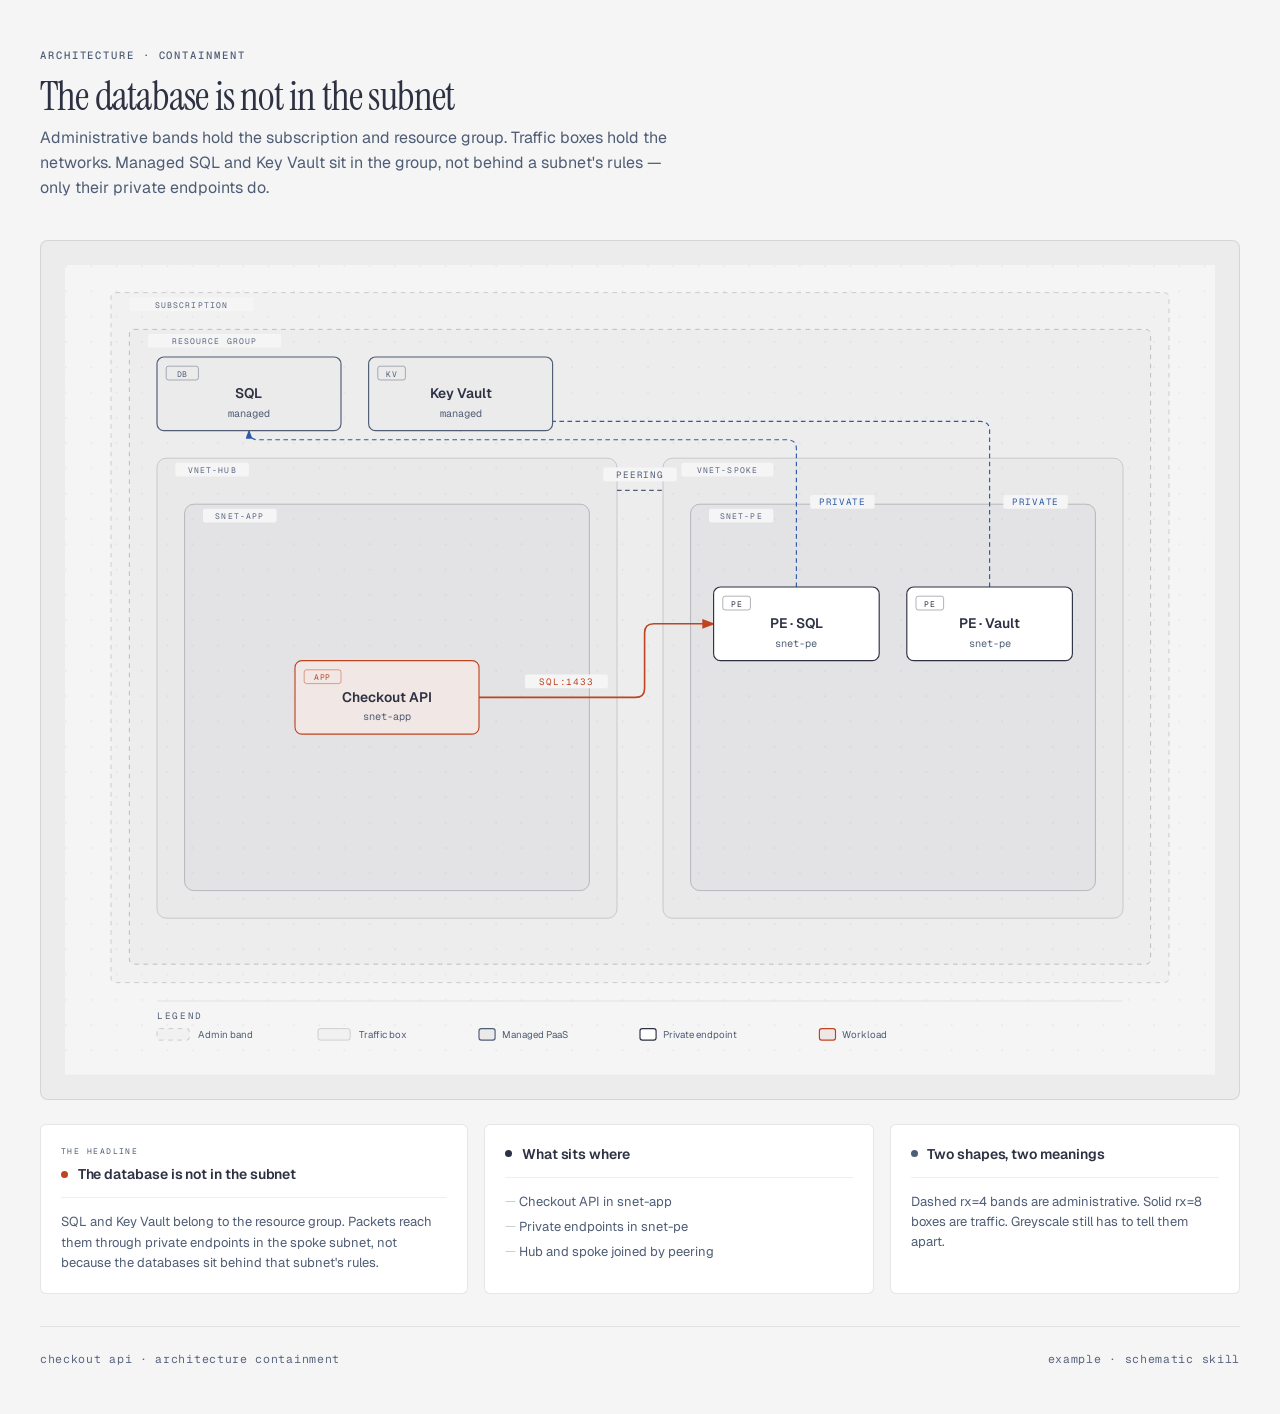
<file: .cursor/skills/draw-diagram/vendor/diagram-design/assets/example-architecture-containment-full.html>
<!DOCTYPE html>
<html lang="en">
<head>
  <meta charset="UTF-8">
  <meta name="viewport" content="width=device-width, initial-scale=1.0">
  <title>The database is not in the subnet · Architecture</title>
  <link href="https://fonts.googleapis.com/css2?family=Instrument+Serif:ital@0;1&family=Geist:wght@400;500;600&family=Geist+Mono:wght@400;500;600&display=swap" rel="stylesheet">
  <style>
    *, *::before, *::after { box-sizing: border-box; margin: 0; padding: 0; }
    :root {
      --color-paper: #f5f5f5; --color-paper-2: #ececec;
      --color-ink: #2d3142; --color-muted: #4f5d75; --color-soft: #5a6580;
      --color-rule: rgba(45,49,66,0.12);
      --color-accent: #bf4520; --color-accent-tint: rgba(191,69,32,0.08);
      --color-link: #2e5aa8;
      --font-sans: 'Geist', system-ui, sans-serif;
      --font-serif: 'Instrument Serif', serif;
      --font-mono: 'Geist Mono', ui-monospace, monospace;
    }
    body { font-family: var(--font-sans); background: var(--color-paper); min-height: 100vh; padding: 3rem 2rem; color: var(--color-ink); }
    .container { max-width: 1200px; margin: 0 auto; }
    .header { margin-bottom: 2.5rem; }
    .header-eyebrow { font-family: var(--font-mono); font-size: 0.66rem; font-weight: 500; letter-spacing: 0.18em; text-transform: uppercase; color: var(--color-muted); margin-bottom: 0.75rem; }
    h1 { font-family: var(--font-serif); font-size: clamp(1.75rem, 3vw + 1rem, 2.5rem); font-weight: 400; letter-spacing: -0.02em; line-height: 1.1; margin-bottom: 0.5rem; }
    .subtitle { font-size: 1rem; line-height: 1.55; color: var(--color-muted); max-width: 58ch; }
    .diagram-container { background: var(--color-paper-2); border-radius: 8px; border: 1px solid var(--color-rule); padding: 1.5rem; overflow-x: auto; }
    svg { width: 100%; min-width: 1000px; display: block; }
    .cards { display: grid; grid-template-columns: 1.1fr 1fr 0.9fr; gap: 1rem; margin-top: 1.5rem; }
    @media (max-width: 820px) { .cards { grid-template-columns: 1fr; } }
    .card { background: #fff; border-radius: 6px; border: 1px solid var(--color-rule); padding: 1.25rem; }
    .card .eyebrow { font-family: var(--font-mono); font-size: 0.5rem; letter-spacing: 0.18em; text-transform: uppercase; color: var(--color-muted); margin-bottom: 0.5rem; }
    .card-header { display: flex; align-items: center; gap: 0.6rem; margin-bottom: 0.875rem; padding-bottom: 0.875rem; border-bottom: 1px solid rgba(45,49,66,0.08); }
    .card-dot { width: 7px; height: 7px; border-radius: 50%; }
    .card-dot.ink { background: var(--color-ink); } .card-dot.muted { background: var(--color-muted); } .card-dot.coral { background: var(--color-accent); }
    .card h3 { font-size: 0.875rem; font-weight: 600; letter-spacing: -0.005em; }
    .card p, .card ul { color: var(--color-muted); font-size: 0.8125rem; line-height: 1.55; list-style: none; }
    .card li { margin-bottom: 0.3rem; padding-left: 0.875rem; position: relative; }
    .card li::before { content: '—'; position: absolute; left: 0; color: rgba(45,49,66,0.25); font-size: 0.75rem; }
    .footer { margin-top: 2rem; padding-top: 1.5rem; border-top: 1px solid rgba(45,49,66,0.10); font-family: var(--font-mono); font-size: 0.72rem; letter-spacing: 0.06em; color: var(--color-soft); display: flex; justify-content: space-between; flex-wrap: wrap; gap: 0.5rem; }
    @media print {
      .diagram-container { overflow-x: visible; }
      svg { min-width: 0; }
    }
  </style>
</head>
<body>
  <div class="container">
    <div class="header">
      <p class="header-eyebrow">Architecture · containment</p>
      <h1>The database is not in the subnet</h1>
      <p class="subtitle">Administrative bands hold the subscription and resource group. Traffic boxes hold the networks. Managed SQL and Key Vault sit in the group, not behind a subnet's rules — only their private endpoints do.</p>
    </div>

    <div class="diagram-container">
      <svg viewBox="0 0 1000 704" xmlns="http://www.w3.org/2000/svg" role="img"
           aria-labelledby="architecture-containment-full-title architecture-containment-full-desc"
           data-grammar="architecture-containment">
        <title id="architecture-containment-full-title">The database is not in the subnet</title>
        <desc id="architecture-containment-full-desc">Nested administrative bands hold two peered virtual networks; private endpoints sit inside a subnet while their managed database and vault sit outside every traffic boundary.</desc>
        <defs>
          <pattern id="dots" width="22" height="22" patternUnits="userSpaceOnUse">
            <circle cx="1" cy="1" r="0.9" fill="rgba(45,49,66,0.10)"/>
          </pattern>
          <marker id="arrow" markerWidth="8" markerHeight="6" refX="7" refY="3" orient="auto"><polygon points="0 0, 8 3, 0 6" fill="#4f5d75"/></marker>
          <marker id="arrow-accent" markerWidth="8" markerHeight="6" refX="7" refY="3" orient="auto"><polygon points="0 0, 8 3, 0 6" fill="#bf4520"/></marker>
          <marker id="arrow-link" markerWidth="8" markerHeight="6" refX="7" refY="3" orient="auto"><polygon points="0 0, 8 3, 0 6" fill="#2e5aa8"/></marker>
        </defs>

        <rect width="100%" height="100%" fill="#f5f5f5"/>
        <rect width="100%" height="100%" fill="url(#dots)" opacity="0.55"/>

        <!-- Scopes, outer first. Admin = band (rx=4, dashed). Traffic = box (rx=8, solid). -->
        <rect data-role="bounds" data-scope-id="subscription" data-scope-kind="admin"
              x="40" y="24" width="920" height="600" rx="4"
              fill="rgba(45,49,66,0.015)" stroke="rgba(45,49,66,0.22)" stroke-width="0.8" stroke-dasharray="4,4"/>
        <rect x="56" y="28" width="108" height="12" rx="2" fill="#f5f5f5"/>
        <text x="110" y="37" fill="#5a6580" font-size="7" font-family="'Geist Mono', monospace"
              text-anchor="middle" letter-spacing="0.14em">SUBSCRIPTION</text>

        <rect data-role="bounds" data-scope-id="rg" data-scope-kind="admin" data-parent="subscription"
              x="56" y="56" width="888" height="552" rx="4"
              fill="rgba(45,49,66,0.02)" stroke="rgba(45,49,66,0.28)" stroke-width="0.8" stroke-dasharray="4,4"/>
        <rect x="72" y="60" width="116" height="12" rx="2" fill="#f5f5f5"/>
        <text x="130" y="69" fill="#5a6580" font-size="7" font-family="'Geist Mono', monospace"
              text-anchor="middle" letter-spacing="0.14em">RESOURCE GROUP</text>

        <rect data-role="bounds" data-scope-id="vnet-hub" data-scope-kind="traffic" data-parent="rg"
              x="80" y="168" width="400" height="400" rx="8"
              fill="rgba(45,49,66,0.02)" stroke="rgba(45,49,66,0.20)" stroke-width="0.8"/>
        <rect x="96" y="172" width="64" height="12" rx="2" fill="#f5f5f5"/>
        <text x="128" y="181" fill="#5a6580" font-size="7" font-family="'Geist Mono', monospace"
              text-anchor="middle" letter-spacing="0.14em">VNET-HUB</text>

        <rect data-role="bounds" data-scope-id="vnet-spoke" data-scope-kind="traffic" data-parent="rg"
              x="520" y="168" width="400" height="400" rx="8"
              fill="rgba(45,49,66,0.02)" stroke="rgba(45,49,66,0.20)" stroke-width="0.8"/>
        <rect x="536" y="172" width="80" height="12" rx="2" fill="#f5f5f5"/>
        <text x="576" y="181" fill="#5a6580" font-size="7" font-family="'Geist Mono', monospace"
              text-anchor="middle" letter-spacing="0.14em">VNET-SPOKE</text>

        <rect data-role="bounds" data-scope-id="snet-app" data-scope-kind="traffic" data-parent="vnet-hub"
              x="104" y="208" width="352" height="336" rx="8"
              fill="rgba(45,49,66,0.03)" stroke="rgba(45,49,66,0.28)" stroke-width="0.8"/>
        <rect x="120" y="212" width="64" height="12" rx="2" fill="#f5f5f5"/>
        <text x="152" y="221" fill="#5a6580" font-size="7" font-family="'Geist Mono', monospace"
              text-anchor="middle" letter-spacing="0.14em">SNET-APP</text>

        <rect data-role="bounds" data-scope-id="snet-pe" data-scope-kind="traffic" data-parent="vnet-spoke"
              x="544" y="208" width="352" height="336" rx="8"
              fill="rgba(45,49,66,0.03)" stroke="rgba(45,49,66,0.28)" stroke-width="0.8"/>
        <rect x="560" y="212" width="56" height="12" rx="2" fill="#f5f5f5"/>
        <text x="588" y="221" fill="#5a6580" font-size="7" font-family="'Geist Mono', monospace"
              text-anchor="middle" letter-spacing="0.14em">SNET-PE</text>

        <!-- Paths behind nodes -->
        <line data-peering="hub-spoke" data-from="vnet-hub" data-to="vnet-spoke"
              x1="480" y1="196" x2="520" y2="196"
              stroke="#4f5d75" stroke-width="1.2" stroke-dasharray="4,3"/>
        <path d="M 360,376 H 496 Q 504,376 504,368 V 320 Q 504,312 512,312 H 564"
              fill="none" stroke="#bf4520" stroke-width="1.4" marker-end="url(#arrow-accent)"/>
        <path d="M 636,280 V 160 Q 636,152 628,152 H 168 Q 160,152 160,144"
              fill="none" stroke="#2e5aa8" stroke-width="1" stroke-dasharray="4,3" marker-end="url(#arrow-link)"/>
        <path d="M 804,280 V 144 Q 804,136 796,136 H 352 Q 344,136 344,144"
              fill="none" stroke="#2e5aa8" stroke-width="1" stroke-dasharray="4,3" marker-end="url(#arrow-link)"/>

        <!-- Labels -->
        <rect x="468" y="176" width="64" height="12" rx="2" fill="#f5f5f5"/>
        <text x="500" y="185" fill="#4f5d75" font-size="8" font-family="'Geist Mono', monospace" text-anchor="middle" letter-spacing="0.08em">PEERING</text>
        <rect x="400" y="356" width="72" height="12" rx="2" fill="#f5f5f5"/>
        <text x="436" y="365" fill="#bf4520" font-size="8" font-family="'Geist Mono', monospace" text-anchor="middle" letter-spacing="0.08em">SQL:1433</text>
        <rect x="648" y="200" width="56" height="12" rx="2" fill="#f5f5f5"/>
        <text x="676" y="209" fill="#2e5aa8" font-size="8" font-family="'Geist Mono', monospace" text-anchor="middle" letter-spacing="0.08em">PRIVATE</text>
        <rect x="816" y="200" width="56" height="12" rx="2" fill="#f5f5f5"/>
        <text x="844" y="209" fill="#2e5aa8" font-size="8" font-family="'Geist Mono', monospace" text-anchor="middle" letter-spacing="0.08em">PRIVATE</text>

        <!-- Managed PaaS — inside the resource group, outside every traffic scope -->
        <g data-node-id="sql" data-kind="managed" data-parent="rg">
          <rect data-role="bounds" x="80" y="80" width="160" height="64" rx="6" fill="#f5f5f5"/>
          <rect x="80" y="80" width="160" height="64" rx="6" fill="rgba(45,49,66,0.05)" stroke="#4f5d75" stroke-width="1"/>
          <rect x="88" y="88" width="28" height="12" rx="2" fill="transparent" stroke="rgba(79,93,117,0.50)" stroke-width="0.8"/>
          <text x="102" y="97" fill="#4f5d75" font-size="7" font-family="'Geist Mono', monospace" text-anchor="middle" letter-spacing="0.08em">DB</text>
          <text x="160" y="116" fill="#2d3142" font-size="12" font-weight="600" font-family="'Geist', sans-serif" text-anchor="middle">SQL</text>
          <text x="160" y="132" fill="#4f5d75" font-size="9" font-family="'Geist Mono', monospace" text-anchor="middle">managed</text>
        </g>
        <g data-node-id="kv" data-kind="managed" data-parent="rg">
          <rect data-role="bounds" x="264" y="80" width="160" height="64" rx="6" fill="#f5f5f5"/>
          <rect x="264" y="80" width="160" height="64" rx="6" fill="rgba(45,49,66,0.05)" stroke="#4f5d75" stroke-width="1"/>
          <rect x="272" y="88" width="24" height="12" rx="2" fill="transparent" stroke="rgba(79,93,117,0.50)" stroke-width="0.8"/>
          <text x="284" y="97" fill="#4f5d75" font-size="7" font-family="'Geist Mono', monospace" text-anchor="middle" letter-spacing="0.08em">KV</text>
          <text x="344" y="116" fill="#2d3142" font-size="12" font-weight="600" font-family="'Geist', sans-serif" text-anchor="middle">Key Vault</text>
          <text x="344" y="132" fill="#4f5d75" font-size="9" font-family="'Geist Mono', monospace" text-anchor="middle">managed</text>
        </g>

        <!-- Compute inside the app subnet -->
        <g data-node-id="app" data-kind="compute" data-parent="snet-app">
          <rect data-role="bounds" x="200" y="344" width="160" height="64" rx="6" fill="#f5f5f5"/>
          <rect x="200" y="344" width="160" height="64" rx="6" fill="rgba(191,69,32,0.08)" stroke="#bf4520" stroke-width="1"/>
          <rect x="208" y="352" width="32" height="12" rx="2" fill="transparent" stroke="rgba(191,69,32,0.50)" stroke-width="0.8"/>
          <text x="224" y="361" fill="#bf4520" font-size="7" font-family="'Geist Mono', monospace" text-anchor="middle" letter-spacing="0.08em">APP</text>
          <text x="280" y="380" fill="#2d3142" font-size="12" font-weight="600" font-family="'Geist', sans-serif" text-anchor="middle">Checkout API</text>
          <text x="280" y="396" fill="#4f5d75" font-size="9" font-family="'Geist Mono', monospace" text-anchor="middle">snet-app</text>
        </g>

        <!-- Private endpoints inside the spoke subnet -->
        <g data-node-id="pe-sql" data-kind="endpoint" data-parent="snet-pe" data-target="sql">
          <rect data-role="bounds" x="564" y="280" width="144" height="64" rx="6" fill="#f5f5f5"/>
          <rect x="564" y="280" width="144" height="64" rx="6" fill="#ffffff" stroke="#2d3142" stroke-width="1"/>
          <rect x="572" y="288" width="24" height="12" rx="2" fill="transparent" stroke="rgba(45,49,66,0.40)" stroke-width="0.8"/>
          <text x="584" y="297" fill="#2d3142" font-size="7" font-family="'Geist Mono', monospace" text-anchor="middle" letter-spacing="0.08em">PE</text>
          <text x="636" y="316" fill="#2d3142" font-size="12" font-weight="600" font-family="'Geist', sans-serif" text-anchor="middle">PE · SQL</text>
          <text x="636" y="332" fill="#4f5d75" font-size="9" font-family="'Geist Mono', monospace" text-anchor="middle">snet-pe</text>
        </g>
        <g data-node-id="pe-kv" data-kind="endpoint" data-parent="snet-pe" data-target="kv">
          <rect data-role="bounds" x="732" y="280" width="144" height="64" rx="6" fill="#f5f5f5"/>
          <rect x="732" y="280" width="144" height="64" rx="6" fill="#ffffff" stroke="#2d3142" stroke-width="1"/>
          <rect x="740" y="288" width="24" height="12" rx="2" fill="transparent" stroke="rgba(45,49,66,0.40)" stroke-width="0.8"/>
          <text x="752" y="297" fill="#2d3142" font-size="7" font-family="'Geist Mono', monospace" text-anchor="middle" letter-spacing="0.08em">PE</text>
          <text x="804" y="316" fill="#2d3142" font-size="12" font-weight="600" font-family="'Geist', sans-serif" text-anchor="middle">PE · Vault</text>
          <text x="804" y="332" fill="#4f5d75" font-size="9" font-family="'Geist Mono', monospace" text-anchor="middle">snet-pe</text>
        </g>

        <!-- Legend -->
        <line x1="80" y1="640" x2="920" y2="640" stroke="rgba(45,49,66,0.10)" stroke-width="0.8"/>
        <text x="80" y="656" fill="#4f5d75" font-size="8" font-family="'Geist Mono', monospace" letter-spacing="0.18em">LEGEND</text>
        <rect x="80" y="664" width="28" height="10" rx="2" fill="rgba(45,49,66,0.015)" stroke="rgba(45,49,66,0.22)" stroke-width="0.8" stroke-dasharray="4,4"/>
        <text x="116" y="672" fill="#4f5d75" font-size="8.5" font-family="'Geist', sans-serif">Admin band</text>
        <rect x="220" y="664" width="28" height="10" rx="2" fill="rgba(45,49,66,0.02)" stroke="rgba(45,49,66,0.20)" stroke-width="0.8"/>
        <text x="256" y="672" fill="#4f5d75" font-size="8.5" font-family="'Geist', sans-serif">Traffic box</text>
        <rect x="360" y="664" width="14" height="10" rx="2" fill="rgba(45,49,66,0.05)" stroke="#4f5d75" stroke-width="1"/>
        <text x="380" y="672" fill="#4f5d75" font-size="8.5" font-family="'Geist', sans-serif">Managed PaaS</text>
        <rect x="500" y="664" width="14" height="10" rx="2" fill="#ffffff" stroke="#2d3142" stroke-width="1"/>
        <text x="520" y="672" fill="#4f5d75" font-size="8.5" font-family="'Geist', sans-serif">Private endpoint</text>
        <rect x="656" y="664" width="14" height="10" rx="2" fill="rgba(191,69,32,0.08)" stroke="#bf4520" stroke-width="1"/>
        <text x="676" y="672" fill="#4f5d75" font-size="8.5" font-family="'Geist', sans-serif">Workload</text>
      </svg>
    </div>

    <div class="cards">
      <div class="card">
        <p class="eyebrow">THE HEADLINE</p>
        <div class="card-header"><span class="card-dot coral"></span><h3>The database is not in the subnet</h3></div>
        <p>SQL and Key Vault belong to the resource group. Packets reach them through private endpoints in the spoke subnet, not because the databases sit behind that subnet's rules.</p>
      </div>
      <div class="card">
        <div class="card-header"><span class="card-dot ink"></span><h3>What sits where</h3></div>
        <ul>
          <li>Checkout API in snet-app</li>
          <li>Private endpoints in snet-pe</li>
          <li>Hub and spoke joined by peering</li>
        </ul>
      </div>
      <div class="card">
        <div class="card-header"><span class="card-dot muted"></span><h3>Two shapes, two meanings</h3></div>
        <p>Dashed rx=4 bands are administrative. Solid rx=8 boxes are traffic. Greyscale still has to tell them apart.</p>
      </div>
    </div>

    <div class="footer">
      <span>checkout api · architecture containment</span>
      <span>example · schematic skill</span>
    </div>
  </div>
</body>
</html>
</file>
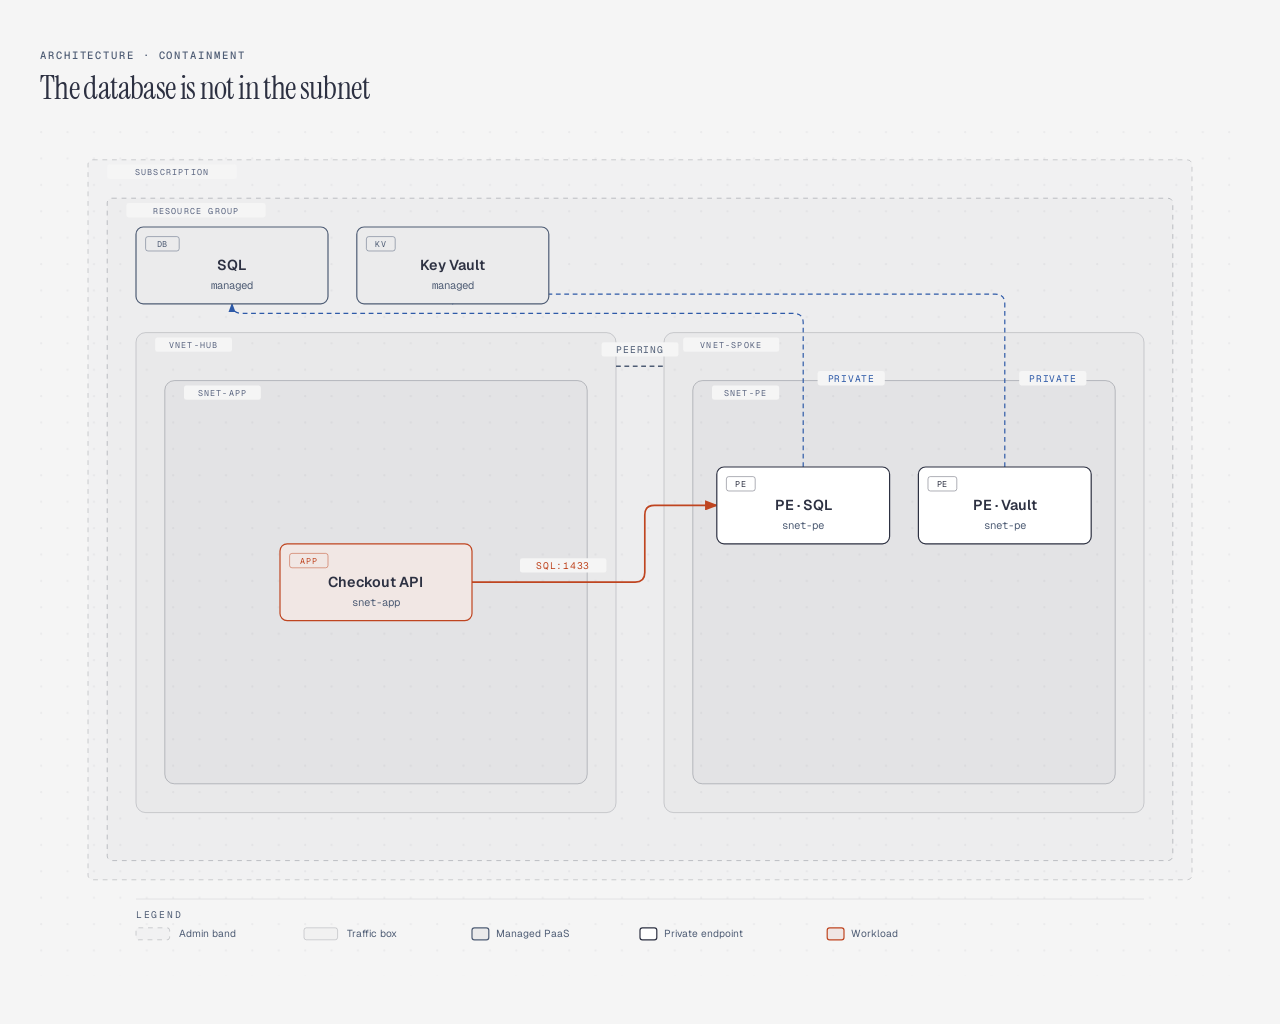
<file: .cursor/skills/draw-diagram/vendor/diagram-design/assets/example-architecture-containment.html>
<!DOCTYPE html>
<html lang="en">
<head>
  <meta charset="UTF-8">
  <meta name="viewport" content="width=device-width, initial-scale=1.0">
  <title>The database is not in the subnet · Architecture</title>
  <link href="https://fonts.googleapis.com/css2?family=Instrument+Serif:ital@0;1&family=Geist:wght@400;500;600&family=Geist+Mono:wght@400;500;600&display=swap" rel="stylesheet">
  <style>
    *, *::before, *::after { box-sizing: border-box; margin: 0; padding: 0; }
    :root {
      --color-paper:   #f5f5f5;
      --color-ink:     #2d3142;
      --color-muted:   #4f5d75;
      --color-accent:  #bf4520;
      --font-sans:     'Geist', system-ui, sans-serif;
      --font-serif:    'Instrument Serif', serif;
      --font-mono:     'Geist Mono', ui-monospace, monospace;
    }
    body {
      font-family: var(--font-sans);
      background: var(--color-paper);
      color: var(--color-ink);
      min-height: 100vh;
      display: flex;
      align-items: center;
      justify-content: center;
      padding: 3rem 2rem;
    }
    .frame { max-width: 1200px; width: 100%; }
    .diagram-container { width: 100%; overflow-x: auto; }
    .eyebrow {
      font-family: var(--font-mono);
      font-size: 0.66rem;
      font-weight: 500;
      letter-spacing: 0.18em;
      text-transform: uppercase;
      color: var(--color-muted);
      margin-bottom: 0.5rem;
    }
    h1 {
      font-family: var(--font-serif);
      font-size: clamp(1.5rem, 2.4vw + 0.75rem, 2rem);
      font-weight: 400;
      letter-spacing: -0.02em;
      line-height: 1.15;
      color: var(--color-ink);
      margin-bottom: 1.5rem;
    }
    svg { width: 100%; min-width: 1000px; display: block; }
    @media print {
      .diagram-container { overflow-x: visible; }
      svg { min-width: 0; }
    }
  </style>
</head>
<body>
  <div class="frame">
    <p class="eyebrow">Architecture · containment</p>
    <h1>The database is not in the subnet</h1>
    <div class="diagram-container">
      <svg viewBox="0 0 1000 704" xmlns="http://www.w3.org/2000/svg" role="img"
           aria-labelledby="architecture-containment-title architecture-containment-desc"
           data-grammar="architecture-containment">
        <title id="architecture-containment-title">The database is not in the subnet</title>
        <desc id="architecture-containment-desc">Nested administrative bands hold two peered virtual networks; private endpoints sit inside a subnet while their managed database and vault sit outside every traffic boundary.</desc>
        <defs>
          <pattern id="dots" width="22" height="22" patternUnits="userSpaceOnUse">
            <circle cx="1" cy="1" r="0.9" fill="rgba(45,49,66,0.10)"/>
          </pattern>
          <marker id="arrow" markerWidth="8" markerHeight="6" refX="7" refY="3" orient="auto"><polygon points="0 0, 8 3, 0 6" fill="#4f5d75"/></marker>
          <marker id="arrow-accent" markerWidth="8" markerHeight="6" refX="7" refY="3" orient="auto"><polygon points="0 0, 8 3, 0 6" fill="#bf4520"/></marker>
          <marker id="arrow-link" markerWidth="8" markerHeight="6" refX="7" refY="3" orient="auto"><polygon points="0 0, 8 3, 0 6" fill="#2e5aa8"/></marker>
        </defs>

        <rect width="100%" height="100%" fill="#f5f5f5"/>
        <rect width="100%" height="100%" fill="url(#dots)" opacity="0.55"/>

        <!-- Scopes, outer first. Admin = band (rx=4, dashed). Traffic = box (rx=8, solid). -->
        <rect data-role="bounds" data-scope-id="subscription" data-scope-kind="admin"
              x="40" y="24" width="920" height="600" rx="4"
              fill="rgba(45,49,66,0.015)" stroke="rgba(45,49,66,0.22)" stroke-width="0.8" stroke-dasharray="4,4"/>
        <rect x="56" y="28" width="108" height="12" rx="2" fill="#f5f5f5"/>
        <text x="110" y="37" fill="#5a6580" font-size="7" font-family="'Geist Mono', monospace"
              text-anchor="middle" letter-spacing="0.14em">SUBSCRIPTION</text>

        <rect data-role="bounds" data-scope-id="rg" data-scope-kind="admin" data-parent="subscription"
              x="56" y="56" width="888" height="552" rx="4"
              fill="rgba(45,49,66,0.02)" stroke="rgba(45,49,66,0.28)" stroke-width="0.8" stroke-dasharray="4,4"/>
        <rect x="72" y="60" width="116" height="12" rx="2" fill="#f5f5f5"/>
        <text x="130" y="69" fill="#5a6580" font-size="7" font-family="'Geist Mono', monospace"
              text-anchor="middle" letter-spacing="0.14em">RESOURCE GROUP</text>

        <rect data-role="bounds" data-scope-id="vnet-hub" data-scope-kind="traffic" data-parent="rg"
              x="80" y="168" width="400" height="400" rx="8"
              fill="rgba(45,49,66,0.02)" stroke="rgba(45,49,66,0.20)" stroke-width="0.8"/>
        <rect x="96" y="172" width="64" height="12" rx="2" fill="#f5f5f5"/>
        <text x="128" y="181" fill="#5a6580" font-size="7" font-family="'Geist Mono', monospace"
              text-anchor="middle" letter-spacing="0.14em">VNET-HUB</text>

        <rect data-role="bounds" data-scope-id="vnet-spoke" data-scope-kind="traffic" data-parent="rg"
              x="520" y="168" width="400" height="400" rx="8"
              fill="rgba(45,49,66,0.02)" stroke="rgba(45,49,66,0.20)" stroke-width="0.8"/>
        <rect x="536" y="172" width="80" height="12" rx="2" fill="#f5f5f5"/>
        <text x="576" y="181" fill="#5a6580" font-size="7" font-family="'Geist Mono', monospace"
              text-anchor="middle" letter-spacing="0.14em">VNET-SPOKE</text>

        <rect data-role="bounds" data-scope-id="snet-app" data-scope-kind="traffic" data-parent="vnet-hub"
              x="104" y="208" width="352" height="336" rx="8"
              fill="rgba(45,49,66,0.03)" stroke="rgba(45,49,66,0.28)" stroke-width="0.8"/>
        <rect x="120" y="212" width="64" height="12" rx="2" fill="#f5f5f5"/>
        <text x="152" y="221" fill="#5a6580" font-size="7" font-family="'Geist Mono', monospace"
              text-anchor="middle" letter-spacing="0.14em">SNET-APP</text>

        <rect data-role="bounds" data-scope-id="snet-pe" data-scope-kind="traffic" data-parent="vnet-spoke"
              x="544" y="208" width="352" height="336" rx="8"
              fill="rgba(45,49,66,0.03)" stroke="rgba(45,49,66,0.28)" stroke-width="0.8"/>
        <rect x="560" y="212" width="56" height="12" rx="2" fill="#f5f5f5"/>
        <text x="588" y="221" fill="#5a6580" font-size="7" font-family="'Geist Mono', monospace"
              text-anchor="middle" letter-spacing="0.14em">SNET-PE</text>

        <!-- Paths behind nodes -->
        <line data-peering="hub-spoke" data-from="vnet-hub" data-to="vnet-spoke"
              x1="480" y1="196" x2="520" y2="196"
              stroke="#4f5d75" stroke-width="1.2" stroke-dasharray="4,3"/>
        <path d="M 360,376 H 496 Q 504,376 504,368 V 320 Q 504,312 512,312 H 564"
              fill="none" stroke="#bf4520" stroke-width="1.4" marker-end="url(#arrow-accent)"/>
        <path d="M 636,280 V 160 Q 636,152 628,152 H 168 Q 160,152 160,144"
              fill="none" stroke="#2e5aa8" stroke-width="1" stroke-dasharray="4,3" marker-end="url(#arrow-link)"/>
        <path d="M 804,280 V 144 Q 804,136 796,136 H 352 Q 344,136 344,144"
              fill="none" stroke="#2e5aa8" stroke-width="1" stroke-dasharray="4,3" marker-end="url(#arrow-link)"/>

        <!-- Labels -->
        <rect x="468" y="176" width="64" height="12" rx="2" fill="#f5f5f5"/>
        <text x="500" y="185" fill="#4f5d75" font-size="8" font-family="'Geist Mono', monospace" text-anchor="middle" letter-spacing="0.08em">PEERING</text>
        <rect x="400" y="356" width="72" height="12" rx="2" fill="#f5f5f5"/>
        <text x="436" y="365" fill="#bf4520" font-size="8" font-family="'Geist Mono', monospace" text-anchor="middle" letter-spacing="0.08em">SQL:1433</text>
        <rect x="648" y="200" width="56" height="12" rx="2" fill="#f5f5f5"/>
        <text x="676" y="209" fill="#2e5aa8" font-size="8" font-family="'Geist Mono', monospace" text-anchor="middle" letter-spacing="0.08em">PRIVATE</text>
        <rect x="816" y="200" width="56" height="12" rx="2" fill="#f5f5f5"/>
        <text x="844" y="209" fill="#2e5aa8" font-size="8" font-family="'Geist Mono', monospace" text-anchor="middle" letter-spacing="0.08em">PRIVATE</text>

        <!-- Managed PaaS — inside the resource group, outside every traffic scope -->
        <g data-node-id="sql" data-kind="managed" data-parent="rg">
          <rect data-role="bounds" x="80" y="80" width="160" height="64" rx="6" fill="#f5f5f5"/>
          <rect x="80" y="80" width="160" height="64" rx="6" fill="rgba(45,49,66,0.05)" stroke="#4f5d75" stroke-width="1"/>
          <rect x="88" y="88" width="28" height="12" rx="2" fill="transparent" stroke="rgba(79,93,117,0.50)" stroke-width="0.8"/>
          <text x="102" y="97" fill="#4f5d75" font-size="7" font-family="'Geist Mono', monospace" text-anchor="middle" letter-spacing="0.08em">DB</text>
          <text x="160" y="116" fill="#2d3142" font-size="12" font-weight="600" font-family="'Geist', sans-serif" text-anchor="middle">SQL</text>
          <text x="160" y="132" fill="#4f5d75" font-size="9" font-family="'Geist Mono', monospace" text-anchor="middle">managed</text>
        </g>
        <g data-node-id="kv" data-kind="managed" data-parent="rg">
          <rect data-role="bounds" x="264" y="80" width="160" height="64" rx="6" fill="#f5f5f5"/>
          <rect x="264" y="80" width="160" height="64" rx="6" fill="rgba(45,49,66,0.05)" stroke="#4f5d75" stroke-width="1"/>
          <rect x="272" y="88" width="24" height="12" rx="2" fill="transparent" stroke="rgba(79,93,117,0.50)" stroke-width="0.8"/>
          <text x="284" y="97" fill="#4f5d75" font-size="7" font-family="'Geist Mono', monospace" text-anchor="middle" letter-spacing="0.08em">KV</text>
          <text x="344" y="116" fill="#2d3142" font-size="12" font-weight="600" font-family="'Geist', sans-serif" text-anchor="middle">Key Vault</text>
          <text x="344" y="132" fill="#4f5d75" font-size="9" font-family="'Geist Mono', monospace" text-anchor="middle">managed</text>
        </g>

        <!-- Compute inside the app subnet -->
        <g data-node-id="app" data-kind="compute" data-parent="snet-app">
          <rect data-role="bounds" x="200" y="344" width="160" height="64" rx="6" fill="#f5f5f5"/>
          <rect x="200" y="344" width="160" height="64" rx="6" fill="rgba(191,69,32,0.08)" stroke="#bf4520" stroke-width="1"/>
          <rect x="208" y="352" width="32" height="12" rx="2" fill="transparent" stroke="rgba(191,69,32,0.50)" stroke-width="0.8"/>
          <text x="224" y="361" fill="#bf4520" font-size="7" font-family="'Geist Mono', monospace" text-anchor="middle" letter-spacing="0.08em">APP</text>
          <text x="280" y="380" fill="#2d3142" font-size="12" font-weight="600" font-family="'Geist', sans-serif" text-anchor="middle">Checkout API</text>
          <text x="280" y="396" fill="#4f5d75" font-size="9" font-family="'Geist Mono', monospace" text-anchor="middle">snet-app</text>
        </g>

        <!-- Private endpoints inside the spoke subnet -->
        <g data-node-id="pe-sql" data-kind="endpoint" data-parent="snet-pe" data-target="sql">
          <rect data-role="bounds" x="564" y="280" width="144" height="64" rx="6" fill="#f5f5f5"/>
          <rect x="564" y="280" width="144" height="64" rx="6" fill="#ffffff" stroke="#2d3142" stroke-width="1"/>
          <rect x="572" y="288" width="24" height="12" rx="2" fill="transparent" stroke="rgba(45,49,66,0.40)" stroke-width="0.8"/>
          <text x="584" y="297" fill="#2d3142" font-size="7" font-family="'Geist Mono', monospace" text-anchor="middle" letter-spacing="0.08em">PE</text>
          <text x="636" y="316" fill="#2d3142" font-size="12" font-weight="600" font-family="'Geist', sans-serif" text-anchor="middle">PE · SQL</text>
          <text x="636" y="332" fill="#4f5d75" font-size="9" font-family="'Geist Mono', monospace" text-anchor="middle">snet-pe</text>
        </g>
        <g data-node-id="pe-kv" data-kind="endpoint" data-parent="snet-pe" data-target="kv">
          <rect data-role="bounds" x="732" y="280" width="144" height="64" rx="6" fill="#f5f5f5"/>
          <rect x="732" y="280" width="144" height="64" rx="6" fill="#ffffff" stroke="#2d3142" stroke-width="1"/>
          <rect x="740" y="288" width="24" height="12" rx="2" fill="transparent" stroke="rgba(45,49,66,0.40)" stroke-width="0.8"/>
          <text x="752" y="297" fill="#2d3142" font-size="7" font-family="'Geist Mono', monospace" text-anchor="middle" letter-spacing="0.08em">PE</text>
          <text x="804" y="316" fill="#2d3142" font-size="12" font-weight="600" font-family="'Geist', sans-serif" text-anchor="middle">PE · Vault</text>
          <text x="804" y="332" fill="#4f5d75" font-size="9" font-family="'Geist Mono', monospace" text-anchor="middle">snet-pe</text>
        </g>

        <!-- Legend -->
        <line x1="80" y1="640" x2="920" y2="640" stroke="rgba(45,49,66,0.10)" stroke-width="0.8"/>
        <text x="80" y="656" fill="#4f5d75" font-size="8" font-family="'Geist Mono', monospace" letter-spacing="0.18em">LEGEND</text>
        <rect x="80" y="664" width="28" height="10" rx="2" fill="rgba(45,49,66,0.015)" stroke="rgba(45,49,66,0.22)" stroke-width="0.8" stroke-dasharray="4,4"/>
        <text x="116" y="672" fill="#4f5d75" font-size="8.5" font-family="'Geist', sans-serif">Admin band</text>
        <rect x="220" y="664" width="28" height="10" rx="2" fill="rgba(45,49,66,0.02)" stroke="rgba(45,49,66,0.20)" stroke-width="0.8"/>
        <text x="256" y="672" fill="#4f5d75" font-size="8.5" font-family="'Geist', sans-serif">Traffic box</text>
        <rect x="360" y="664" width="14" height="10" rx="2" fill="rgba(45,49,66,0.05)" stroke="#4f5d75" stroke-width="1"/>
        <text x="380" y="672" fill="#4f5d75" font-size="8.5" font-family="'Geist', sans-serif">Managed PaaS</text>
        <rect x="500" y="664" width="14" height="10" rx="2" fill="#ffffff" stroke="#2d3142" stroke-width="1"/>
        <text x="520" y="672" fill="#4f5d75" font-size="8.5" font-family="'Geist', sans-serif">Private endpoint</text>
        <rect x="656" y="664" width="14" height="10" rx="2" fill="rgba(191,69,32,0.08)" stroke="#bf4520" stroke-width="1"/>
        <text x="676" y="672" fill="#4f5d75" font-size="8.5" font-family="'Geist', sans-serif">Workload</text>
      </svg>
    </div>
  </div>
</body>
</html>
</file>
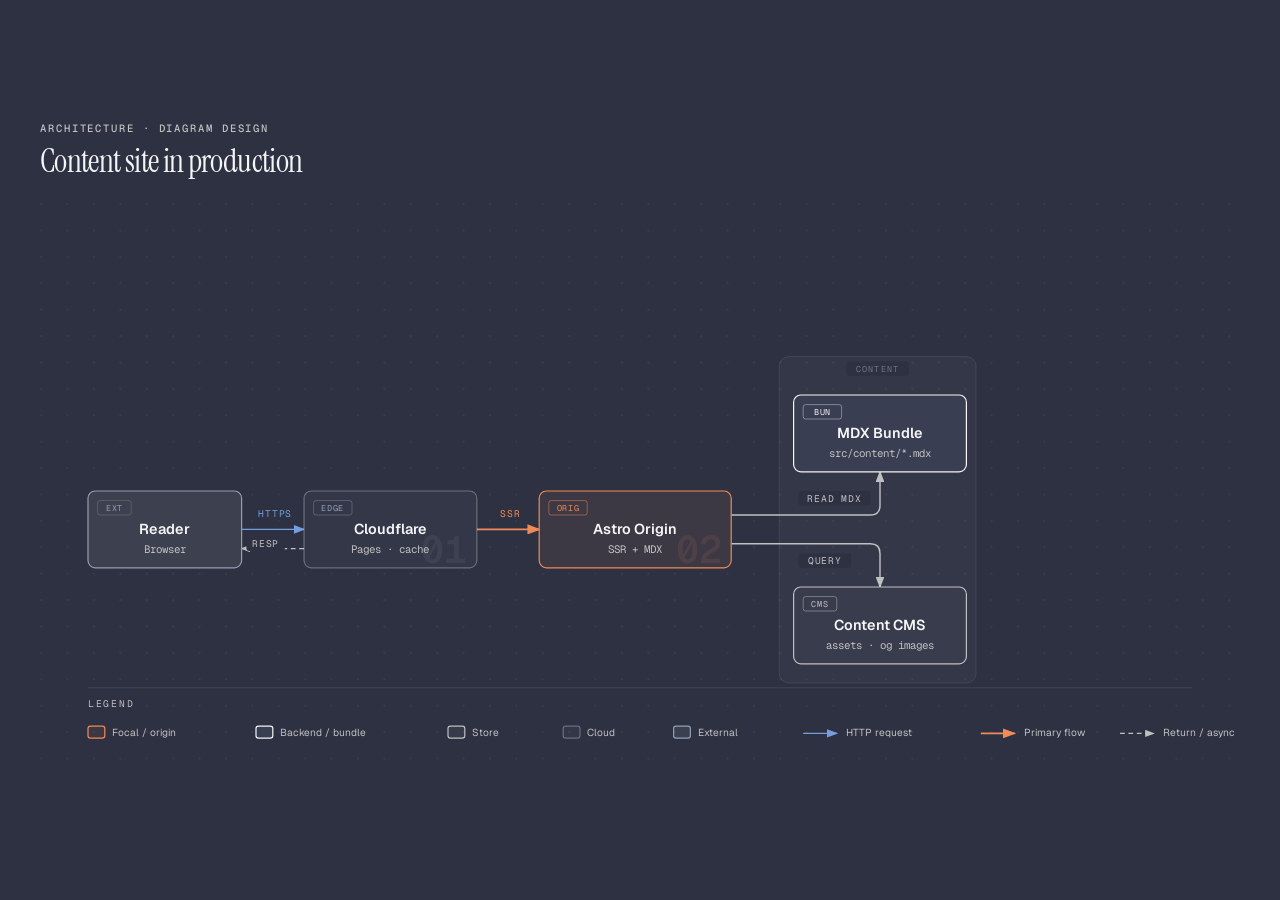
<file: .cursor/skills/draw-diagram/vendor/diagram-design/assets/example-architecture-dark.html>
<!DOCTYPE html>
<html lang="en">
<head>
  <meta charset="UTF-8">
  <meta name="viewport" content="width=device-width, initial-scale=1.0">
  <title>Content site · Architecture</title>
  <link href="https://fonts.googleapis.com/css2?family=Instrument+Serif:ital@0;1&family=Geist:wght@400;500;600&family=Geist+Mono:wght@400;500;600&display=swap" rel="stylesheet">
  <style>
    *, *::before, *::after { box-sizing: border-box; margin: 0; padding: 0; }
    :root {
      --color-paper:   #2d3142;
      --color-ink:     #f5f5f5;
      --color-muted:   #bfc0c0;
      --color-accent:  #f08a59;
      --font-sans:     'Geist', system-ui, sans-serif;
      --font-serif:    'Instrument Serif', serif;
      --font-mono:     'Geist Mono', ui-monospace, monospace;
    }

    body {
      font-family: var(--font-sans);
      background: var(--color-paper);
      color: var(--color-ink);
      min-height: 100vh;
      display: flex;
      align-items: center;
      justify-content: center;
      padding: 3rem 2rem;
    }

    .frame { max-width: 1200px; width: 100%; }

    .eyebrow {
      font-family: var(--font-mono);
      font-size: 0.66rem;
      font-weight: 500;
      letter-spacing: 0.18em;
      text-transform: uppercase;
      color: var(--color-muted);
      margin-bottom: 0.5rem;
    }

    h1 {
      font-family: var(--font-serif);
      font-size: clamp(1.5rem, 2.4vw + 0.75rem, 2rem);
      font-weight: 400;
      letter-spacing: -0.02em;
      line-height: 1.15;
      color: var(--color-ink);
      margin-bottom: 1.5rem;
    }

    svg { width: 100%; min-width: 900px; display: block; }
  </style>
</head>
<body>
  <div class="frame">
    <p class="eyebrow">Architecture · Diagram Design</p>
    <h1>Content site in production</h1>

    <svg viewBox="0 0 1000 480" xmlns="http://www.w3.org/2000/svg" role="img" aria-labelledby="architecture-dark-title architecture-dark-desc">
      <title id="architecture-dark-title">Content site in production</title>
      <desc id="architecture-dark-desc">Architecture diagram showing reader requests moving through Cloudflare to an Astro origin, MDX bundle, and content CMS.</desc>
        <defs>
          <pattern id="dots" width="22" height="22" patternUnits="userSpaceOnUse">
            <circle cx="1" cy="1" r="0.9" fill="rgba(245,245,245,0.10)"/>
          </pattern>
          <marker id="arrow" markerWidth="8" markerHeight="6" refX="7" refY="3" orient="auto"><polygon points="0 0, 8 3, 0 6" fill="#bfc0c0"/></marker>
          <marker id="arrow-accent" markerWidth="8" markerHeight="6" refX="7" refY="3" orient="auto"><polygon points="0 0, 8 3, 0 6" fill="#f08a59"/></marker>
          <marker id="arrow-link" markerWidth="8" markerHeight="6" refX="7" refY="3" orient="auto"><polygon points="0 0, 8 3, 0 6" fill="#739fdf"/></marker>
        </defs>

        <rect width="100%" height="100%" fill="#2d3142"/>
        <rect width="100%" height="100%" fill="url(#dots)" opacity="0.55"/>

        <!-- Zone: Content services (drawn before arrows and nodes) -->
        <rect x="616" y="128" width="164" height="272" rx="8"
              fill="rgba(245,245,245,0.03)" stroke="rgba(245,245,245,0.10)" stroke-width="0.8"/>
        <rect x="672" y="132" width="52" height="12" rx="2" fill="#2d3142"/>
        <text x="698" y="141" fill="rgba(245,245,245,0.35)" font-size="7" font-family="'Geist Mono', monospace"
              text-anchor="middle" letter-spacing="0.14em">CONTENT</text>

        <!-- Arrows first (behind boxes) -->
        <line x1="168" y1="272" x2="220" y2="272" stroke="#739fdf" stroke-width="1.2" marker-end="url(#arrow-link)"/>
        <line x1="364" y1="272" x2="416" y2="272" stroke="#f08a59" stroke-width="1.4" marker-end="url(#arrow-accent)"/>
        <path d="M 576,260 H 692 Q 700,260 700,252 V 224"
              fill="none" stroke="#bfc0c0" stroke-width="1.2" marker-end="url(#arrow)"/>
        <path d="M 576,284 H 692 Q 700,284 700,292 V 320"
              fill="none" stroke="#bfc0c0" stroke-width="1.2" marker-end="url(#arrow)"/>

        <!-- Dashed return: Cloudflare→Reader (cached HTML) -->
        <path d="M 220,288 H 168" fill="none" stroke="#bfc0c0" stroke-width="1" stroke-dasharray="4,3" marker-end="url(#arrow)"/>

        <!-- Arrow labels -->
        <rect x="172" y="252" width="48" height="12" rx="2" fill="#2d3142"/>
        <text x="196" y="262" fill="#739fdf" font-size="8" font-family="'Geist Mono', monospace" text-anchor="middle" letter-spacing="0.08em">HTTPS</text>

        <rect x="172" y="278" width="32" height="12" rx="2" fill="#2d3142"/>
        <text x="188" y="287" fill="#bfc0c0" font-size="8" font-family="'Geist Mono', monospace" text-anchor="middle" letter-spacing="0.08em">RESP</text>

        <rect x="368" y="252" width="48" height="12" rx="2" fill="#2d3142"/>
        <text x="392" y="262" fill="#f08a59" font-size="8" font-family="'Geist Mono', monospace" text-anchor="middle" letter-spacing="0.08em">SSR</text>

        <rect x="632" y="240" width="60" height="12" rx="2" fill="#2d3142"/>
        <text x="662" y="249" fill="#bfc0c0" font-size="8" font-family="'Geist Mono', monospace" text-anchor="middle" letter-spacing="0.08em">READ MDX</text>

        <rect x="632" y="292" width="44" height="12" rx="2" fill="#2d3142"/>
        <text x="654" y="301" fill="#bfc0c0" font-size="8" font-family="'Geist Mono', monospace" text-anchor="middle" letter-spacing="0.08em">QUERY</text>

        <!-- Node: Reader -->
        <rect x="40" y="240" width="128" height="64" rx="6" fill="#2d3142"/>
        <rect x="40" y="240" width="128" height="64" rx="6" fill="rgba(191,192,192,0.10)" stroke="#949eb2" stroke-width="1"/>
        <rect x="48" y="248" width="28" height="12" rx="2" fill="transparent" stroke="rgba(142,140,131,0.40)" stroke-width="0.8"/>
        <text x="62" y="257" fill="#949eb2" font-size="7" font-family="'Geist Mono', monospace" text-anchor="middle" letter-spacing="0.08em">EXT</text>
        <text x="104" y="276" fill="#f5f5f5" font-size="12" font-weight="600" font-family="'Geist', sans-serif" text-anchor="middle">Reader</text>
        <text x="104" y="292" fill="#bfc0c0" font-size="9" font-family="'Geist Mono', monospace" text-anchor="middle">Browser</text>

        <!-- Node: Cloudflare -->
        <rect x="220" y="240" width="144" height="64" rx="6" fill="#2d3142"/>
        <rect x="220" y="240" width="144" height="64" rx="6" fill="rgba(245,245,245,0.03)" stroke="rgba(245,245,245,0.30)" stroke-width="1"/>
        <rect x="228" y="248" width="32" height="12" rx="2" fill="transparent" stroke="rgba(245,245,245,0.22)" stroke-width="0.8"/>
        <text x="244" y="257" fill="#949eb2" font-size="7" font-family="'Geist Mono', monospace" text-anchor="middle" letter-spacing="0.08em">EDGE</text>
        <text x="356" y="300" fill="rgba(245,245,245,0.06)" font-size="32" font-weight="600" font-family="'Geist Mono', monospace" text-anchor="end">01</text>
        <text x="292" y="276" fill="#f5f5f5" font-size="12" font-weight="600" font-family="'Geist', sans-serif" text-anchor="middle">Cloudflare</text>
        <text x="292" y="292" fill="#bfc0c0" font-size="9" font-family="'Geist Mono', monospace" text-anchor="middle">Pages · cache</text>

        <!-- Node: Astro (focal coral) -->
        <rect x="416" y="240" width="160" height="64" rx="6" fill="#2d3142"/>
        <rect x="416" y="240" width="160" height="64" rx="6" fill="rgba(240,138,89,0.08)" stroke="#f08a59" stroke-width="1"/>
        <rect x="424" y="248" width="32" height="12" rx="2" fill="transparent" stroke="rgba(240,138,89,0.50)" stroke-width="0.8"/>
        <text x="440" y="257" fill="#f08a59" font-size="7" font-family="'Geist Mono', monospace" text-anchor="middle" letter-spacing="0.08em">ORIG</text>
        <text x="568" y="300" fill="rgba(240,138,89,0.10)" font-size="32" font-weight="600" font-family="'Geist Mono', monospace" text-anchor="end">02</text>
        <text x="496" y="276" fill="#f5f5f5" font-size="12" font-weight="600" font-family="'Geist', sans-serif" text-anchor="middle">Astro Origin</text>
        <text x="496" y="292" fill="#bfc0c0" font-size="9" font-family="'Geist Mono', monospace" text-anchor="middle">SSR + MDX</text>

        <!-- Node: MDX Bundle -->
        <rect x="628" y="160" width="144" height="64" rx="6" fill="#2d3142"/>
        <rect x="628" y="160" width="144" height="64" rx="6" fill="#393e53" stroke="#f5f5f5" stroke-width="1"/>
        <rect x="636" y="168" width="32" height="12" rx="2" fill="transparent" stroke="rgba(245,245,245,0.40)" stroke-width="0.8"/>
        <text x="652" y="177" fill="#f5f5f5" font-size="7" font-family="'Geist Mono', monospace" text-anchor="middle" letter-spacing="0.08em">BUN</text>
        <text x="700" y="196" fill="#f5f5f5" font-size="12" font-weight="600" font-family="'Geist', sans-serif" text-anchor="middle">MDX Bundle</text>
        <text x="700" y="212" fill="#bfc0c0" font-size="9" font-family="'Geist Mono', monospace" text-anchor="middle">src/content/*.mdx</text>

        <!-- Node: Content CMS -->
        <rect x="628" y="320" width="144" height="64" rx="6" fill="#2d3142"/>
        <rect x="628" y="320" width="144" height="64" rx="6" fill="rgba(245,245,245,0.05)" stroke="#bfc0c0" stroke-width="1"/>
        <rect x="636" y="328" width="28" height="12" rx="2" fill="transparent" stroke="rgba(191,192,192,0.50)" stroke-width="0.8"/>
        <text x="650" y="337" fill="#bfc0c0" font-size="7" font-family="'Geist Mono', monospace" text-anchor="middle" letter-spacing="0.08em">CMS</text>
        <text x="700" y="356" fill="#f5f5f5" font-size="12" font-weight="600" font-family="'Geist', sans-serif" text-anchor="middle">Content CMS</text>
        <text x="700" y="372" fill="#bfc0c0" font-size="9" font-family="'Geist Mono', monospace" text-anchor="middle">assets · og images</text>

        <!-- Legend strip -->
        <line x1="40" y1="404" x2="960" y2="404" stroke="rgba(245,245,245,0.10)" stroke-width="0.8"/>
        <text x="40" y="420" fill="#bfc0c0" font-size="8" font-family="'Geist Mono', monospace" letter-spacing="0.18em">LEGEND</text>

        <rect x="40" y="436" width="14" height="10" rx="2" fill="rgba(240,138,89,0.08)" stroke="#f08a59" stroke-width="1"/>
        <text x="60" y="444" fill="#bfc0c0" font-size="8.5" font-family="'Geist', sans-serif">Focal / origin</text>

        <rect x="180" y="436" width="14" height="10" rx="2" fill="#393e53" stroke="#f5f5f5" stroke-width="1"/>
        <text x="200" y="444" fill="#bfc0c0" font-size="8.5" font-family="'Geist', sans-serif">Backend / bundle</text>

        <rect x="340" y="436" width="14" height="10" rx="2" fill="rgba(245,245,245,0.05)" stroke="#bfc0c0" stroke-width="1"/>
        <text x="360" y="444" fill="#bfc0c0" font-size="8.5" font-family="'Geist', sans-serif">Store</text>

        <rect x="436" y="436" width="14" height="10" rx="2" fill="rgba(245,245,245,0.03)" stroke="rgba(245,245,245,0.30)" stroke-width="1"/>
        <text x="456" y="444" fill="#bfc0c0" font-size="8.5" font-family="'Geist', sans-serif">Cloud</text>

        <rect x="528" y="436" width="14" height="10" rx="2" fill="rgba(191,192,192,0.10)" stroke="#949eb2" stroke-width="1"/>
        <text x="548" y="444" fill="#bfc0c0" font-size="8.5" font-family="'Geist', sans-serif">External</text>

        <line x1="636" y1="442" x2="664" y2="442" stroke="#739fdf" stroke-width="1.2" marker-end="url(#arrow-link)"/>
        <text x="672" y="444" fill="#bfc0c0" font-size="8.5" font-family="'Geist', sans-serif">HTTP request</text>

        <line x1="784" y1="442" x2="812" y2="442" stroke="#f08a59" stroke-width="1.4" marker-end="url(#arrow-accent)"/>
        <text x="820" y="444" fill="#bfc0c0" font-size="8.5" font-family="'Geist', sans-serif">Primary flow</text>

        <line x1="900" y1="442" x2="928" y2="442" stroke="#bfc0c0" stroke-width="1" stroke-dasharray="4,3" marker-end="url(#arrow)"/>
        <text x="936" y="444" fill="#bfc0c0" font-size="8.5" font-family="'Geist', sans-serif">Return / async</text>
      </svg>
  </div>
</body>
</html>
</file>
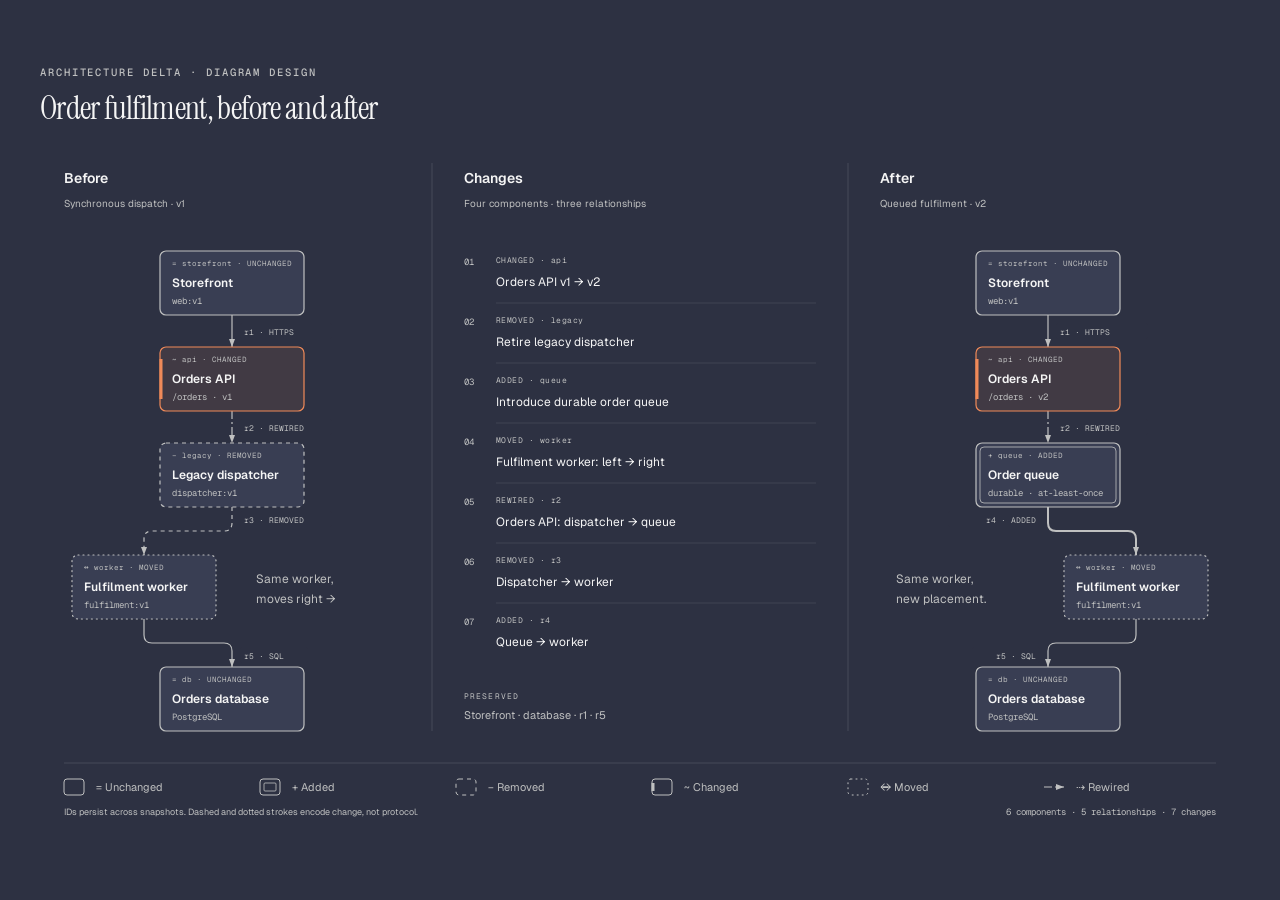
<file: .cursor/skills/draw-diagram/vendor/diagram-design/assets/example-architecture-delta-dark.html>
<!DOCTYPE html>
<html lang="en">
<head>
  <meta charset="UTF-8">
  <meta name="viewport" content="width=device-width, initial-scale=1.0">
  <title>Order fulfilment · Architecture delta</title>
  <link href="https://fonts.googleapis.com/css2?family=Instrument+Serif:ital@0;1&family=Geist:wght@400;500;600&family=Geist+Mono:wght@400;500;600&display=swap" rel="stylesheet">
  <style>
    *, *::before, *::after { box-sizing: border-box; margin: 0; padding: 0; }
    :root {
      --color-paper: #2d3142;
      --color-ink: #f5f5f5;
      --color-muted: #bfc0c0;
      --color-rule: rgba(245,245,245,0.12);
      --color-accent: #f08a59;
      --font-sans: 'Geist', system-ui, sans-serif;
      --font-serif: 'Instrument Serif', serif;
      --font-mono: 'Geist Mono', ui-monospace, monospace;
    }
    body { font-family: var(--font-sans); color: var(--color-ink); background: var(--color-paper); min-height: 100vh; padding: 3rem 2rem; display: flex; align-items: center; justify-content: center; }
    .frame { width: 100%; max-width: 1200px; min-width: 0; margin: 0 auto; }
    .eyebrow { font-family: var(--font-mono); font-size: 0.66rem; font-weight: 500; letter-spacing: 0.18em; text-transform: uppercase; color: var(--color-muted); margin-bottom: 0.75rem; }
    h1 { font-family: var(--font-serif); font-size: clamp(1.75rem, 3vw + 1rem, 2rem); line-height: 1.1; font-weight: 400; letter-spacing: -0.02em; margin-bottom: 1.75rem; }
    .subtitle { max-width: 64ch; font-size: 0.9375rem; line-height: 1.6; color: var(--color-muted); margin-bottom: 2rem; }
    .diagram-container { width: 100%; overflow-x: auto; }
    .diagram-container:focus-visible { outline: 2px solid var(--color-muted); outline-offset: 4px; }
    svg { display: block; width: 100%; min-width: 1100px; }
    .scroll-hint { display: none; margin: 1rem 0 0; font-size: 0.8125rem; color: var(--color-muted); }
    @media (max-width: 700px) { body { padding: 2rem 1rem; } .scroll-hint { display: block; } }
  </style>
</head>
<body>
  <main class="frame">
    <p class="eyebrow">Architecture delta · Diagram Design</p>
    <h1>Order fulfilment, before and after</h1>

    <div class="diagram-container" role="region" aria-label="Before, changes, and after architecture comparison; scroll horizontally on narrow screens" tabindex="0">
      <svg viewBox="0 0 1200 680" xmlns="http://www.w3.org/2000/svg" data-diagram="architecture-delta" role="img" aria-labelledby="architecture-delta-dark-title architecture-delta-dark-desc">
        <title id="architecture-delta-dark-title">Order fulfilment, before and after</title>
        <desc id="architecture-delta-dark-desc">A durable order queue replaces the legacy dispatcher, Orders API changes from v1 to v2, the fulfilment worker moves without changing implementation, and the storefront and database stay unchanged, with seven component and relationship changes listed between both snapshots.</desc>
        <defs>
          <marker id="architecture-delta-dark-arrow" markerWidth="8" markerHeight="6" refX="8" refY="3" orient="auto" markerUnits="userSpaceOnUse"><polygon points="0 0, 8 3, 0 6" fill="#bfc0c0"/></marker>
        </defs>
        <rect width="1200" height="680" fill="#2d3142"/>
        <text x="24" y="28" fill="#f5f5f5" font-size="14" font-family="'Geist', sans-serif" font-weight="600">Before</text>
        <text x="24" y="52" fill="#bfc0c0" font-size="10" font-family="'Geist', sans-serif" >Synchronous dispatch · v1</text>
        <text x="424" y="28" fill="#f5f5f5" font-size="14" font-family="'Geist', sans-serif" font-weight="600">Changes</text>
        <text x="424" y="52" fill="#bfc0c0" font-size="10" font-family="'Geist', sans-serif" >Four components · three relationships</text>
        <text x="840" y="28" fill="#f5f5f5" font-size="14" font-family="'Geist', sans-serif" font-weight="600">After</text>
        <text x="840" y="52" fill="#bfc0c0" font-size="10" font-family="'Geist', sans-serif" >Queued fulfilment · v2</text>
        <path d="M 392 8 V 576 M 808 8 V 576" stroke="rgba(245,245,245,0.12)" stroke-width="1"/>
        <g data-snapshot="before" transform="translate(24 96)" data-grid="336 480 4">
<!-- Relationships precede components; endpoints meet the declared bounds. -->
<path data-kind="relationship" data-object-id="r1" data-status="unchanged" data-signature="https:create" data-from="storefront" data-to="api" d="M 168 64 V 96" fill="none" stroke="#bfc0c0" stroke-width="1.2" marker-end="url(#architecture-delta-dark-arrow)"/>
<path data-kind="relationship" data-object-id="r2" data-status="rewired" data-signature="submit-order" data-from="api" data-to="legacy" d="M 168 160 V 192" fill="none" stroke="#bfc0c0" stroke-width="1.2" stroke-dasharray="8 3 2 3" marker-end="url(#architecture-delta-dark-arrow)"/>
<path data-kind="relationship" data-object-id="r3" data-status="removed" data-signature="dispatch" data-from="legacy" data-to="worker" d="M 168 256 V 272 Q 168 280 160 280 H 88 Q 80 280 80 288 V 304" fill="none" stroke="#bfc0c0" stroke-width="1.2" stroke-dasharray="4 4" marker-end="url(#architecture-delta-dark-arrow)"/>
<path data-kind="relationship" data-object-id="r5" data-status="unchanged" data-signature="write-order" data-from="worker" data-to="db" d="M 80 368 V 384 Q 80 392 88 392 H 160 Q 168 392 168 400 V 416" fill="none" stroke="#bfc0c0" stroke-width="1.2" marker-end="url(#architecture-delta-dark-arrow)"/>
<rect x="176" y="72" width="92" height="16" rx="2" fill="#2d3142"/>
<text x="180" y="84" fill="#bfc0c0" font-size="8" font-family="'Geist Mono', monospace" >r1 · HTTPS</text>
<rect x="176" y="168" width="92" height="16" rx="2" fill="#2d3142"/>
<text x="180" y="180" fill="#bfc0c0" font-size="8" font-family="'Geist Mono', monospace" >r2 · REWIRED</text>
<rect x="176" y="260" width="92" height="16" rx="2" fill="#2d3142"/>
<text x="180" y="272" fill="#bfc0c0" font-size="8" font-family="'Geist Mono', monospace" >r3 · REMOVED</text>
<rect x="176" y="396" width="68" height="16" rx="2" fill="#2d3142"/>
<text x="180" y="408" fill="#bfc0c0" font-size="8" font-family="'Geist Mono', monospace" >r5 · SQL</text>
<g data-kind="component" data-object-id="storefront" data-status="unchanged" data-signature="web:v1">
<rect data-role="bounds" x="96" y="0" width="144" height="64" rx="6" fill="#393e53" stroke="#bfc0c0" stroke-width="1.2"/>
<text x="108" y="15" fill="#bfc0c0" font-size="7.5" font-family="'Geist Mono', monospace" >= storefront · UNCHANGED</text>
<text x="108" y="36" fill="#f5f5f5" font-size="12" font-family="'Geist', sans-serif" font-weight="600">Storefront</text>
<text x="108" y="53" fill="#bfc0c0" font-size="9" font-family="'Geist Mono', monospace" >web:v1</text>
</g>
<g data-kind="component" data-object-id="api" data-status="changed" data-signature="orders:v1">
<rect data-role="bounds" x="96" y="96" width="144" height="64" rx="6" fill="rgba(240,138,89,0.10)" stroke="#f08a59" stroke-width="1.2"/>
<path d="M 97 108 V 148" fill="none" stroke="#f08a59" stroke-width="3"/>
<text x="108" y="111" fill="#bfc0c0" font-size="7.5" font-family="'Geist Mono', monospace" >~ api · CHANGED</text>
<text x="108" y="132" fill="#f5f5f5" font-size="12" font-family="'Geist', sans-serif" font-weight="600">Orders API</text>
<text x="108" y="149" fill="#bfc0c0" font-size="9" font-family="'Geist Mono', monospace" >/orders · v1</text>
</g>
<g data-kind="component" data-object-id="legacy" data-status="removed" data-signature="dispatcher:v1">
<rect data-role="bounds" x="96" y="192" width="144" height="64" rx="6" fill="#393e53" stroke="#bfc0c0" stroke-width="1.2" stroke-dasharray="4 4"/>
<text x="108" y="207" fill="#bfc0c0" font-size="7.5" font-family="'Geist Mono', monospace" >− legacy · REMOVED</text>
<text x="108" y="228" fill="#f5f5f5" font-size="12" font-family="'Geist', sans-serif" font-weight="600">Legacy dispatcher</text>
<text x="108" y="245" fill="#bfc0c0" font-size="9" font-family="'Geist Mono', monospace" >dispatcher:v1</text>
</g>
<g data-kind="component" data-object-id="worker" data-status="moved" data-signature="fulfilment:v1">
<rect data-role="bounds" x="8" y="304" width="144" height="64" rx="6" fill="#393e53" stroke="#bfc0c0" stroke-width="1.2" stroke-dasharray="1 4" stroke-linecap="round"/>
<text x="20" y="319" fill="#bfc0c0" font-size="7.5" font-family="'Geist Mono', monospace" >↔ worker · MOVED</text>
<text x="20" y="340" fill="#f5f5f5" font-size="12" font-family="'Geist', sans-serif" font-weight="600">Fulfilment worker</text>
<text x="20" y="357" fill="#bfc0c0" font-size="9" font-family="'Geist Mono', monospace" >fulfilment:v1</text>
</g>
<g data-kind="component" data-object-id="db" data-status="unchanged" data-signature="orders:postgres">
<rect data-role="bounds" x="96" y="416" width="144" height="64" rx="6" fill="#393e53" stroke="#bfc0c0" stroke-width="1.2"/>
<text x="108" y="431" fill="#bfc0c0" font-size="7.5" font-family="'Geist Mono', monospace" >= db · UNCHANGED</text>
<text x="108" y="452" fill="#f5f5f5" font-size="12" font-family="'Geist', sans-serif" font-weight="600">Orders database</text>
<text x="108" y="469" fill="#bfc0c0" font-size="9" font-family="'Geist Mono', monospace" >PostgreSQL</text>
</g>
<text x="192" y="332" fill="#bfc0c0" font-size="12" font-family="'Geist', sans-serif" >Same worker,</text>
<text x="192" y="352" fill="#bfc0c0" font-size="12" font-family="'Geist', sans-serif" >moves right →</text>
</g>
        <text x="424" y="110" fill="#bfc0c0" font-size="9" font-family="'Geist Mono', monospace" >01</text>
<text x="456" y="108" data-change="CHANGED" data-target="api" fill="#bfc0c0" font-size="8" font-family="'Geist Mono', monospace" letter-spacing="0.06em">CHANGED · api<tspan x="456" y="131" fill="#f5f5f5" font-size="12" font-family="'Geist', sans-serif" letter-spacing="0">Orders API v1 → v2</tspan></text>
<path d="M 456 148 H 776" stroke="rgba(245,245,245,0.12)" stroke-width="0.8"/>
<text x="424" y="170" fill="#bfc0c0" font-size="9" font-family="'Geist Mono', monospace" >02</text>
<text x="456" y="168" data-change="REMOVED" data-target="legacy" fill="#bfc0c0" font-size="8" font-family="'Geist Mono', monospace" letter-spacing="0.06em">REMOVED · legacy<tspan x="456" y="191" fill="#f5f5f5" font-size="12" font-family="'Geist', sans-serif" letter-spacing="0">Retire legacy dispatcher</tspan></text>
<path d="M 456 208 H 776" stroke="rgba(245,245,245,0.12)" stroke-width="0.8"/>
<text x="424" y="230" fill="#bfc0c0" font-size="9" font-family="'Geist Mono', monospace" >03</text>
<text x="456" y="228" data-change="ADDED" data-target="queue" fill="#bfc0c0" font-size="8" font-family="'Geist Mono', monospace" letter-spacing="0.06em">ADDED · queue<tspan x="456" y="251" fill="#f5f5f5" font-size="12" font-family="'Geist', sans-serif" letter-spacing="0">Introduce durable order queue</tspan></text>
<path d="M 456 268 H 776" stroke="rgba(245,245,245,0.12)" stroke-width="0.8"/>
<text x="424" y="290" fill="#bfc0c0" font-size="9" font-family="'Geist Mono', monospace" >04</text>
<text x="456" y="288" data-change="MOVED" data-target="worker" fill="#bfc0c0" font-size="8" font-family="'Geist Mono', monospace" letter-spacing="0.06em">MOVED · worker<tspan x="456" y="311" fill="#f5f5f5" font-size="12" font-family="'Geist', sans-serif" letter-spacing="0">Fulfilment worker: left → right</tspan></text>
<path d="M 456 328 H 776" stroke="rgba(245,245,245,0.12)" stroke-width="0.8"/>
<text x="424" y="350" fill="#bfc0c0" font-size="9" font-family="'Geist Mono', monospace" >05</text>
<text x="456" y="348" data-change="REWIRED" data-target="r2" fill="#bfc0c0" font-size="8" font-family="'Geist Mono', monospace" letter-spacing="0.06em">REWIRED · r2<tspan x="456" y="371" fill="#f5f5f5" font-size="12" font-family="'Geist', sans-serif" letter-spacing="0">Orders API: dispatcher → queue</tspan></text>
<path d="M 456 388 H 776" stroke="rgba(245,245,245,0.12)" stroke-width="0.8"/>
<text x="424" y="410" fill="#bfc0c0" font-size="9" font-family="'Geist Mono', monospace" >06</text>
<text x="456" y="408" data-change="REMOVED" data-target="r3" fill="#bfc0c0" font-size="8" font-family="'Geist Mono', monospace" letter-spacing="0.06em">REMOVED · r3<tspan x="456" y="431" fill="#f5f5f5" font-size="12" font-family="'Geist', sans-serif" letter-spacing="0">Dispatcher → worker</tspan></text>
<path d="M 456 448 H 776" stroke="rgba(245,245,245,0.12)" stroke-width="0.8"/>
<text x="424" y="470" fill="#bfc0c0" font-size="9" font-family="'Geist Mono', monospace" >07</text>
<text x="456" y="468" data-change="ADDED" data-target="r4" fill="#bfc0c0" font-size="8" font-family="'Geist Mono', monospace" letter-spacing="0.06em">ADDED · r4<tspan x="456" y="491" fill="#f5f5f5" font-size="12" font-family="'Geist', sans-serif" letter-spacing="0">Queue → worker</tspan></text>
<text x="424" y="544" fill="#bfc0c0" font-size="8" font-family="'Geist Mono', monospace" letter-spacing="0.14em">PRESERVED</text>
<text x="424" y="564" fill="#bfc0c0" font-size="11" font-family="'Geist', sans-serif" >Storefront · database · r1 · r5</text>
        <g data-snapshot="after" transform="translate(840 96)" data-grid="336 480 4">
<!-- Relationships precede components; endpoints meet the declared bounds. -->
<path data-kind="relationship" data-object-id="r1" data-status="unchanged" data-signature="https:create" data-from="storefront" data-to="api" d="M 168 64 V 96" fill="none" stroke="#bfc0c0" stroke-width="1.2" marker-end="url(#architecture-delta-dark-arrow)"/>
<path data-kind="relationship" data-object-id="r2" data-status="rewired" data-signature="submit-order" data-from="api" data-to="queue" d="M 168 160 V 192" fill="none" stroke="#bfc0c0" stroke-width="1.2" stroke-dasharray="8 3 2 3" marker-end="url(#architecture-delta-dark-arrow)"/>
<path data-kind="relationship" data-object-id="r4" data-status="added" data-signature="deliver" data-from="queue" data-to="worker" d="M 168 256 V 272 Q 168 280 176 280 H 248 Q 256 280 256 288 V 304" fill="none" stroke="#bfc0c0" stroke-width="2" marker-end="url(#architecture-delta-dark-arrow)"/>
<path data-kind="relationship" data-object-id="r5" data-status="unchanged" data-signature="write-order" data-from="worker" data-to="db" d="M 256 368 V 384 Q 256 392 248 392 H 176 Q 168 392 168 400 V 416" fill="none" stroke="#bfc0c0" stroke-width="1.2" marker-end="url(#architecture-delta-dark-arrow)"/>
<rect x="176" y="72" width="92" height="16" rx="2" fill="#2d3142"/>
<text x="180" y="84" fill="#bfc0c0" font-size="8" font-family="'Geist Mono', monospace" >r1 · HTTPS</text>
<rect x="176" y="168" width="92" height="16" rx="2" fill="#2d3142"/>
<text x="180" y="180" fill="#bfc0c0" font-size="8" font-family="'Geist Mono', monospace" >r2 · REWIRED</text>
<rect x="68" y="260" width="92" height="16" rx="2" fill="#2d3142"/>
<text x="156" y="272" fill="#bfc0c0" font-size="8" font-family="'Geist Mono', monospace" text-anchor="end">r4 · ADDED</text>
<rect x="92" y="396" width="68" height="16" rx="2" fill="#2d3142"/>
<text x="156" y="408" fill="#bfc0c0" font-size="8" font-family="'Geist Mono', monospace" text-anchor="end">r5 · SQL</text>
<g data-kind="component" data-object-id="storefront" data-status="unchanged" data-signature="web:v1">
<rect data-role="bounds" x="96" y="0" width="144" height="64" rx="6" fill="#393e53" stroke="#bfc0c0" stroke-width="1.2"/>
<text x="108" y="15" fill="#bfc0c0" font-size="7.5" font-family="'Geist Mono', monospace" >= storefront · UNCHANGED</text>
<text x="108" y="36" fill="#f5f5f5" font-size="12" font-family="'Geist', sans-serif" font-weight="600">Storefront</text>
<text x="108" y="53" fill="#bfc0c0" font-size="9" font-family="'Geist Mono', monospace" >web:v1</text>
</g>
<g data-kind="component" data-object-id="api" data-status="changed" data-signature="orders:v2">
<rect data-role="bounds" x="96" y="96" width="144" height="64" rx="6" fill="rgba(240,138,89,0.10)" stroke="#f08a59" stroke-width="1.2"/>
<path d="M 97 108 V 148" fill="none" stroke="#f08a59" stroke-width="3"/>
<text x="108" y="111" fill="#bfc0c0" font-size="7.5" font-family="'Geist Mono', monospace" >~ api · CHANGED</text>
<text x="108" y="132" fill="#f5f5f5" font-size="12" font-family="'Geist', sans-serif" font-weight="600">Orders API</text>
<text x="108" y="149" fill="#bfc0c0" font-size="9" font-family="'Geist Mono', monospace" >/orders · v2</text>
</g>
<g data-kind="component" data-object-id="queue" data-status="added" data-signature="orders:durable:v1">
<rect data-role="bounds" x="96" y="192" width="144" height="64" rx="6" fill="#393e53" stroke="#bfc0c0" stroke-width="1.2"/>
<rect x="100" y="196" width="136" height="56" rx="4" fill="none" stroke="#bfc0c0" stroke-width="0.8"/>
<text x="108" y="207" fill="#bfc0c0" font-size="7.5" font-family="'Geist Mono', monospace" >+ queue · ADDED</text>
<text x="108" y="228" fill="#f5f5f5" font-size="12" font-family="'Geist', sans-serif" font-weight="600">Order queue</text>
<text x="108" y="245" fill="#bfc0c0" font-size="9" font-family="'Geist Mono', monospace" >durable · at-least-once</text>
</g>
<g data-kind="component" data-object-id="worker" data-status="moved" data-signature="fulfilment:v1">
<rect data-role="bounds" x="184" y="304" width="144" height="64" rx="6" fill="#393e53" stroke="#bfc0c0" stroke-width="1.2" stroke-dasharray="1 4" stroke-linecap="round"/>
<text x="196" y="319" fill="#bfc0c0" font-size="7.5" font-family="'Geist Mono', monospace" >↔ worker · MOVED</text>
<text x="196" y="340" fill="#f5f5f5" font-size="12" font-family="'Geist', sans-serif" font-weight="600">Fulfilment worker</text>
<text x="196" y="357" fill="#bfc0c0" font-size="9" font-family="'Geist Mono', monospace" >fulfilment:v1</text>
</g>
<g data-kind="component" data-object-id="db" data-status="unchanged" data-signature="orders:postgres">
<rect data-role="bounds" x="96" y="416" width="144" height="64" rx="6" fill="#393e53" stroke="#bfc0c0" stroke-width="1.2"/>
<text x="108" y="431" fill="#bfc0c0" font-size="7.5" font-family="'Geist Mono', monospace" >= db · UNCHANGED</text>
<text x="108" y="452" fill="#f5f5f5" font-size="12" font-family="'Geist', sans-serif" font-weight="600">Orders database</text>
<text x="108" y="469" fill="#bfc0c0" font-size="9" font-family="'Geist Mono', monospace" >PostgreSQL</text>
</g>
<text x="16" y="332" fill="#bfc0c0" font-size="12" font-family="'Geist', sans-serif" >Same worker,</text>
<text x="16" y="352" fill="#bfc0c0" font-size="12" font-family="'Geist', sans-serif" >new placement.</text>
</g>
        <path d="M 24 608 H 1176" stroke="rgba(245,245,245,0.12)" stroke-width="1"/>
<rect x="24" y="624" width="20" height="16" rx="3" fill="none" stroke="#bfc0c0" stroke-width="1"/>
<text x="56" y="636" fill="#bfc0c0" font-size="11" font-family="'Geist', sans-serif" >= Unchanged</text>
<rect x="220" y="624" width="20" height="16" rx="3" fill="none" stroke="#bfc0c0" stroke-width="1"/>
<rect x="224" y="628" width="12" height="8" rx="1" fill="none" stroke="#bfc0c0" stroke-width="0.8"/>
<text x="252" y="636" fill="#bfc0c0" font-size="11" font-family="'Geist', sans-serif" >+ Added</text>
<rect x="416" y="624" width="20" height="16" rx="3" fill="none" stroke="#bfc0c0" stroke-width="1" stroke-dasharray="4 4"/>
<text x="448" y="636" fill="#bfc0c0" font-size="11" font-family="'Geist', sans-serif" >− Removed</text>
<rect x="612" y="624" width="20" height="16" rx="3" fill="none" stroke="#bfc0c0" stroke-width="1"/>
<path d="M 613 628 V 636" stroke="#bfc0c0" stroke-width="3"/>
<text x="644" y="636" fill="#bfc0c0" font-size="11" font-family="'Geist', sans-serif" >~ Changed</text>
<rect x="808" y="624" width="20" height="16" rx="3" fill="none" stroke="#bfc0c0" stroke-width="1" stroke-dasharray="1 4" stroke-linecap="round"/>
<text x="840" y="636" fill="#bfc0c0" font-size="11" font-family="'Geist', sans-serif" >↔ Moved</text>
<path d="M 1004 632 H 1024" fill="none" stroke="#bfc0c0" stroke-width="1.2" stroke-dasharray="8 3 2 3" marker-end="url(#architecture-delta-dark-arrow)"/>
<text x="1036" y="636" fill="#bfc0c0" font-size="11" font-family="'Geist', sans-serif" >⇢ Rewired</text>
<text x="24" y="660" fill="#bfc0c0" font-size="9" font-family="'Geist', sans-serif" >IDs persist across snapshots. Dashed and dotted strokes encode change, not protocol.</text>
<text x="1176" y="660" fill="#bfc0c0" font-size="9" font-family="'Geist Mono', monospace" text-anchor="end">6 components · 5 relationships · 7 changes</text>
      </svg>
    </div>
    <p class="scroll-hint">Scroll the diagram horizontally to compare both snapshots and the change ledger.</p>
  </main>
</body>
</html>
</file>
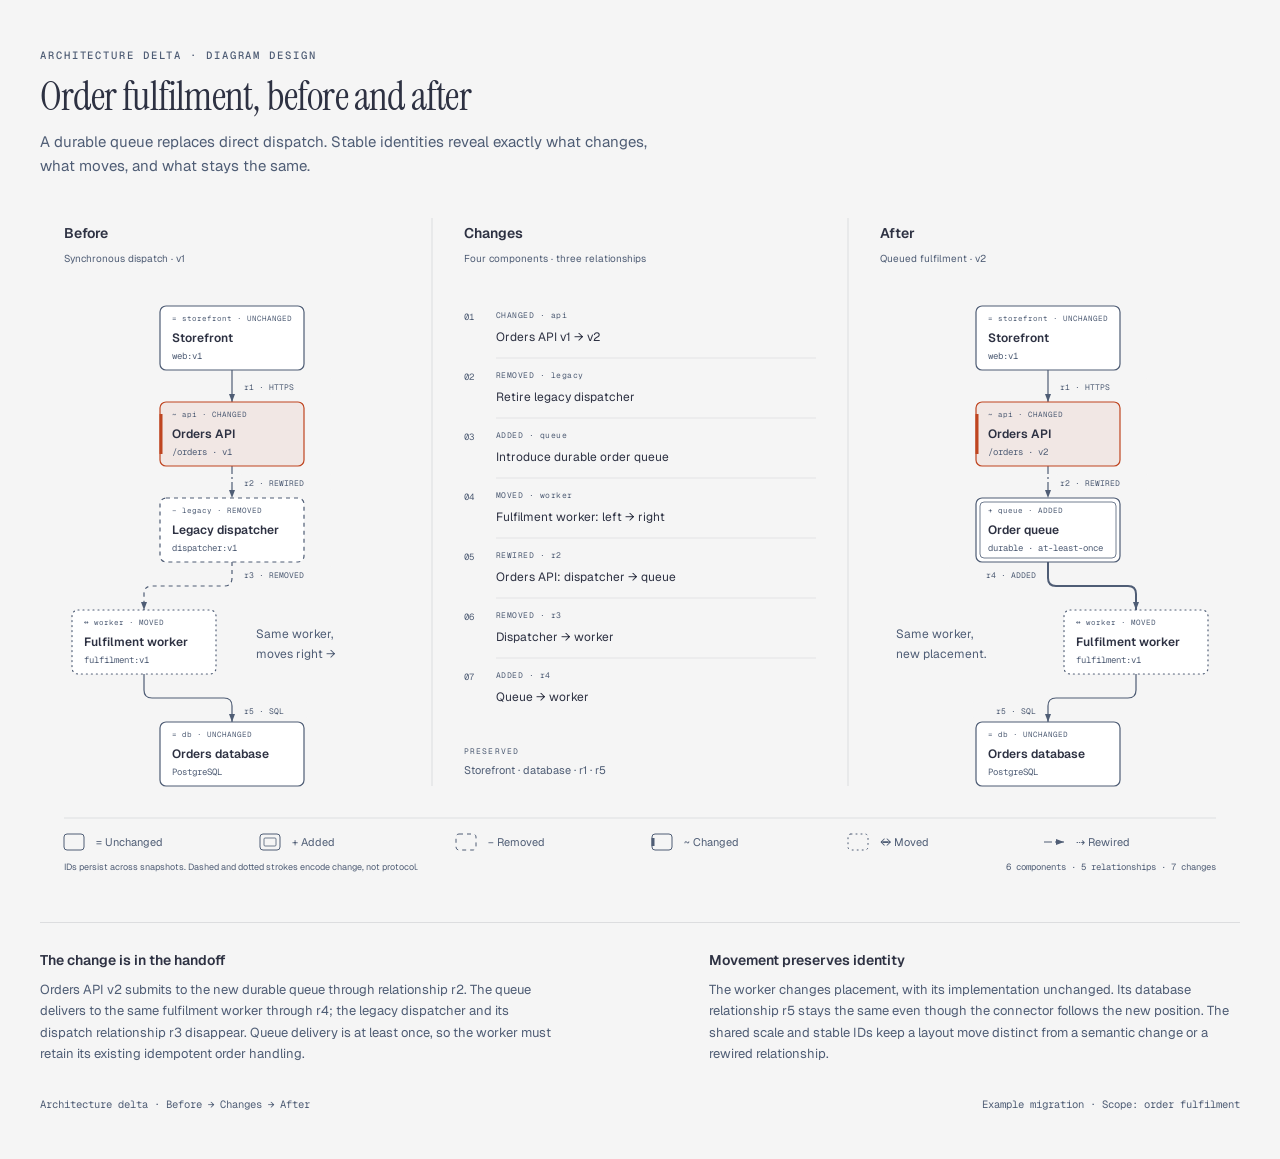
<file: .cursor/skills/draw-diagram/vendor/diagram-design/assets/example-architecture-delta-full.html>
<!DOCTYPE html>
<html lang="en">
<head>
  <meta charset="UTF-8">
  <meta name="viewport" content="width=device-width, initial-scale=1.0">
  <title>Order fulfilment · Architecture delta</title>
  <link href="https://fonts.googleapis.com/css2?family=Instrument+Serif:ital@0;1&family=Geist:wght@400;500;600&family=Geist+Mono:wght@400;500;600&display=swap" rel="stylesheet">
  <style>
    *, *::before, *::after { box-sizing: border-box; margin: 0; padding: 0; }
    :root {
      --color-paper: #f5f5f5;
      --color-ink: #2d3142;
      --color-muted: #4f5d75;
      --color-rule: rgba(45,49,66,0.12);
      --color-accent: #bf4520;
      --font-sans: 'Geist', system-ui, sans-serif;
      --font-serif: 'Instrument Serif', serif;
      --font-mono: 'Geist Mono', ui-monospace, monospace;
    }
    body { font-family: var(--font-sans); color: var(--color-ink); background: var(--color-paper); min-height: 100vh; padding: 3rem 2rem;  }
    .frame { width: 100%; max-width: 1200px; min-width: 0; margin: 0 auto; }
    .eyebrow { font-family: var(--font-mono); font-size: 0.66rem; font-weight: 500; letter-spacing: 0.18em; text-transform: uppercase; color: var(--color-muted); margin-bottom: 0.75rem; }
    h1 { font-family: var(--font-serif); font-size: clamp(1.75rem, 3vw + 1rem, 2.5rem); line-height: 1.1; font-weight: 400; letter-spacing: -0.02em; margin-bottom: 0.75rem; }
    .subtitle { max-width: 64ch; font-size: 0.9375rem; line-height: 1.6; color: var(--color-muted); margin-bottom: 2rem; }
    .diagram-container { width: 100%; overflow-x: auto; }
    .diagram-container:focus-visible { outline: 2px solid var(--color-muted); outline-offset: 4px; }
    svg { display: block; width: 100%; min-width: 1100px; }
    .scroll-hint { display: none; margin: 1rem 0 0; font-size: 0.8125rem; color: var(--color-muted); }
    @media (max-width: 700px) { body { padding: 2rem 1rem; } .scroll-hint { display: block; } }

    .notes { display: grid; grid-template-columns: 1.2fr 1fr; gap: 2rem; border-top: 1px solid var(--color-rule); padding-top: 1.75rem; margin-top: 2rem; }
    .notes h2 { font-size: 0.875rem; font-weight: 600; margin-bottom: 0.625rem; }
    .notes p { font-size: 0.8125rem; line-height: 1.65; color: var(--color-muted); max-width: 58ch; }
    .footer { display: flex; justify-content: space-between; flex-wrap: wrap; gap: 0.5rem; margin-top: 2rem; font-family: var(--font-mono); font-size: 0.66rem; color: var(--color-muted); }
    @media (max-width: 700px) { .notes { grid-template-columns: 1fr; gap: 1.5rem; } }
  </style>
</head>
<body>
  <main class="frame">
    <p class="eyebrow">Architecture delta · Diagram Design</p>
    <h1>Order fulfilment, before and after</h1>
    <p class="subtitle">A durable queue replaces direct dispatch. Stable identities reveal exactly what changes, what moves, and what stays the same.</p>
    <div class="diagram-container" role="region" aria-label="Before, changes, and after architecture comparison; scroll horizontally on narrow screens" tabindex="0">
      <svg viewBox="0 0 1200 680" xmlns="http://www.w3.org/2000/svg" data-diagram="architecture-delta" role="img" aria-labelledby="architecture-delta-full-title architecture-delta-full-desc">
        <title id="architecture-delta-full-title">Order fulfilment, before and after</title>
        <desc id="architecture-delta-full-desc">A durable order queue replaces the legacy dispatcher, Orders API changes from v1 to v2, the fulfilment worker moves without changing implementation, and the storefront and database stay unchanged, with seven component and relationship changes listed between both snapshots.</desc>
        <defs>
          <marker id="architecture-delta-full-arrow" markerWidth="8" markerHeight="6" refX="8" refY="3" orient="auto" markerUnits="userSpaceOnUse"><polygon points="0 0, 8 3, 0 6" fill="#4f5d75"/></marker>
        </defs>
        <rect width="1200" height="680" fill="#f5f5f5"/>
        <text x="24" y="28" fill="#2d3142" font-size="14" font-family="'Geist', sans-serif" font-weight="600">Before</text>
        <text x="24" y="52" fill="#4f5d75" font-size="10" font-family="'Geist', sans-serif" >Synchronous dispatch · v1</text>
        <text x="424" y="28" fill="#2d3142" font-size="14" font-family="'Geist', sans-serif" font-weight="600">Changes</text>
        <text x="424" y="52" fill="#4f5d75" font-size="10" font-family="'Geist', sans-serif" >Four components · three relationships</text>
        <text x="840" y="28" fill="#2d3142" font-size="14" font-family="'Geist', sans-serif" font-weight="600">After</text>
        <text x="840" y="52" fill="#4f5d75" font-size="10" font-family="'Geist', sans-serif" >Queued fulfilment · v2</text>
        <path d="M 392 8 V 576 M 808 8 V 576" stroke="rgba(45,49,66,0.12)" stroke-width="1"/>
        <g data-snapshot="before" transform="translate(24 96)" data-grid="336 480 4">
<!-- Relationships precede components; endpoints meet the declared bounds. -->
<path data-kind="relationship" data-object-id="r1" data-status="unchanged" data-signature="https:create" data-from="storefront" data-to="api" d="M 168 64 V 96" fill="none" stroke="#4f5d75" stroke-width="1.2" marker-end="url(#architecture-delta-full-arrow)"/>
<path data-kind="relationship" data-object-id="r2" data-status="rewired" data-signature="submit-order" data-from="api" data-to="legacy" d="M 168 160 V 192" fill="none" stroke="#4f5d75" stroke-width="1.2" stroke-dasharray="8 3 2 3" marker-end="url(#architecture-delta-full-arrow)"/>
<path data-kind="relationship" data-object-id="r3" data-status="removed" data-signature="dispatch" data-from="legacy" data-to="worker" d="M 168 256 V 272 Q 168 280 160 280 H 88 Q 80 280 80 288 V 304" fill="none" stroke="#4f5d75" stroke-width="1.2" stroke-dasharray="4 4" marker-end="url(#architecture-delta-full-arrow)"/>
<path data-kind="relationship" data-object-id="r5" data-status="unchanged" data-signature="write-order" data-from="worker" data-to="db" d="M 80 368 V 384 Q 80 392 88 392 H 160 Q 168 392 168 400 V 416" fill="none" stroke="#4f5d75" stroke-width="1.2" marker-end="url(#architecture-delta-full-arrow)"/>
<rect x="176" y="72" width="92" height="16" rx="2" fill="#f5f5f5"/>
<text x="180" y="84" fill="#4f5d75" font-size="8" font-family="'Geist Mono', monospace" >r1 · HTTPS</text>
<rect x="176" y="168" width="92" height="16" rx="2" fill="#f5f5f5"/>
<text x="180" y="180" fill="#4f5d75" font-size="8" font-family="'Geist Mono', monospace" >r2 · REWIRED</text>
<rect x="176" y="260" width="92" height="16" rx="2" fill="#f5f5f5"/>
<text x="180" y="272" fill="#4f5d75" font-size="8" font-family="'Geist Mono', monospace" >r3 · REMOVED</text>
<rect x="176" y="396" width="68" height="16" rx="2" fill="#f5f5f5"/>
<text x="180" y="408" fill="#4f5d75" font-size="8" font-family="'Geist Mono', monospace" >r5 · SQL</text>
<g data-kind="component" data-object-id="storefront" data-status="unchanged" data-signature="web:v1">
<rect data-role="bounds" x="96" y="0" width="144" height="64" rx="6" fill="#ffffff" stroke="#4f5d75" stroke-width="1.2"/>
<text x="108" y="15" fill="#4f5d75" font-size="7.5" font-family="'Geist Mono', monospace" >= storefront · UNCHANGED</text>
<text x="108" y="36" fill="#2d3142" font-size="12" font-family="'Geist', sans-serif" font-weight="600">Storefront</text>
<text x="108" y="53" fill="#4f5d75" font-size="9" font-family="'Geist Mono', monospace" >web:v1</text>
</g>
<g data-kind="component" data-object-id="api" data-status="changed" data-signature="orders:v1">
<rect data-role="bounds" x="96" y="96" width="144" height="64" rx="6" fill="rgba(191,69,32,0.08)" stroke="#bf4520" stroke-width="1.2"/>
<path d="M 97 108 V 148" fill="none" stroke="#bf4520" stroke-width="3"/>
<text x="108" y="111" fill="#4f5d75" font-size="7.5" font-family="'Geist Mono', monospace" >~ api · CHANGED</text>
<text x="108" y="132" fill="#2d3142" font-size="12" font-family="'Geist', sans-serif" font-weight="600">Orders API</text>
<text x="108" y="149" fill="#4f5d75" font-size="9" font-family="'Geist Mono', monospace" >/orders · v1</text>
</g>
<g data-kind="component" data-object-id="legacy" data-status="removed" data-signature="dispatcher:v1">
<rect data-role="bounds" x="96" y="192" width="144" height="64" rx="6" fill="#ffffff" stroke="#4f5d75" stroke-width="1.2" stroke-dasharray="4 4"/>
<text x="108" y="207" fill="#4f5d75" font-size="7.5" font-family="'Geist Mono', monospace" >− legacy · REMOVED</text>
<text x="108" y="228" fill="#2d3142" font-size="12" font-family="'Geist', sans-serif" font-weight="600">Legacy dispatcher</text>
<text x="108" y="245" fill="#4f5d75" font-size="9" font-family="'Geist Mono', monospace" >dispatcher:v1</text>
</g>
<g data-kind="component" data-object-id="worker" data-status="moved" data-signature="fulfilment:v1">
<rect data-role="bounds" x="8" y="304" width="144" height="64" rx="6" fill="#ffffff" stroke="#4f5d75" stroke-width="1.2" stroke-dasharray="1 4" stroke-linecap="round"/>
<text x="20" y="319" fill="#4f5d75" font-size="7.5" font-family="'Geist Mono', monospace" >↔ worker · MOVED</text>
<text x="20" y="340" fill="#2d3142" font-size="12" font-family="'Geist', sans-serif" font-weight="600">Fulfilment worker</text>
<text x="20" y="357" fill="#4f5d75" font-size="9" font-family="'Geist Mono', monospace" >fulfilment:v1</text>
</g>
<g data-kind="component" data-object-id="db" data-status="unchanged" data-signature="orders:postgres">
<rect data-role="bounds" x="96" y="416" width="144" height="64" rx="6" fill="#ffffff" stroke="#4f5d75" stroke-width="1.2"/>
<text x="108" y="431" fill="#4f5d75" font-size="7.5" font-family="'Geist Mono', monospace" >= db · UNCHANGED</text>
<text x="108" y="452" fill="#2d3142" font-size="12" font-family="'Geist', sans-serif" font-weight="600">Orders database</text>
<text x="108" y="469" fill="#4f5d75" font-size="9" font-family="'Geist Mono', monospace" >PostgreSQL</text>
</g>
<text x="192" y="332" fill="#4f5d75" font-size="12" font-family="'Geist', sans-serif" >Same worker,</text>
<text x="192" y="352" fill="#4f5d75" font-size="12" font-family="'Geist', sans-serif" >moves right →</text>
</g>
        <text x="424" y="110" fill="#4f5d75" font-size="9" font-family="'Geist Mono', monospace" >01</text>
<text x="456" y="108" data-change="CHANGED" data-target="api" fill="#4f5d75" font-size="8" font-family="'Geist Mono', monospace" letter-spacing="0.06em">CHANGED · api<tspan x="456" y="131" fill="#2d3142" font-size="12" font-family="'Geist', sans-serif" letter-spacing="0">Orders API v1 → v2</tspan></text>
<path d="M 456 148 H 776" stroke="rgba(45,49,66,0.12)" stroke-width="0.8"/>
<text x="424" y="170" fill="#4f5d75" font-size="9" font-family="'Geist Mono', monospace" >02</text>
<text x="456" y="168" data-change="REMOVED" data-target="legacy" fill="#4f5d75" font-size="8" font-family="'Geist Mono', monospace" letter-spacing="0.06em">REMOVED · legacy<tspan x="456" y="191" fill="#2d3142" font-size="12" font-family="'Geist', sans-serif" letter-spacing="0">Retire legacy dispatcher</tspan></text>
<path d="M 456 208 H 776" stroke="rgba(45,49,66,0.12)" stroke-width="0.8"/>
<text x="424" y="230" fill="#4f5d75" font-size="9" font-family="'Geist Mono', monospace" >03</text>
<text x="456" y="228" data-change="ADDED" data-target="queue" fill="#4f5d75" font-size="8" font-family="'Geist Mono', monospace" letter-spacing="0.06em">ADDED · queue<tspan x="456" y="251" fill="#2d3142" font-size="12" font-family="'Geist', sans-serif" letter-spacing="0">Introduce durable order queue</tspan></text>
<path d="M 456 268 H 776" stroke="rgba(45,49,66,0.12)" stroke-width="0.8"/>
<text x="424" y="290" fill="#4f5d75" font-size="9" font-family="'Geist Mono', monospace" >04</text>
<text x="456" y="288" data-change="MOVED" data-target="worker" fill="#4f5d75" font-size="8" font-family="'Geist Mono', monospace" letter-spacing="0.06em">MOVED · worker<tspan x="456" y="311" fill="#2d3142" font-size="12" font-family="'Geist', sans-serif" letter-spacing="0">Fulfilment worker: left → right</tspan></text>
<path d="M 456 328 H 776" stroke="rgba(45,49,66,0.12)" stroke-width="0.8"/>
<text x="424" y="350" fill="#4f5d75" font-size="9" font-family="'Geist Mono', monospace" >05</text>
<text x="456" y="348" data-change="REWIRED" data-target="r2" fill="#4f5d75" font-size="8" font-family="'Geist Mono', monospace" letter-spacing="0.06em">REWIRED · r2<tspan x="456" y="371" fill="#2d3142" font-size="12" font-family="'Geist', sans-serif" letter-spacing="0">Orders API: dispatcher → queue</tspan></text>
<path d="M 456 388 H 776" stroke="rgba(45,49,66,0.12)" stroke-width="0.8"/>
<text x="424" y="410" fill="#4f5d75" font-size="9" font-family="'Geist Mono', monospace" >06</text>
<text x="456" y="408" data-change="REMOVED" data-target="r3" fill="#4f5d75" font-size="8" font-family="'Geist Mono', monospace" letter-spacing="0.06em">REMOVED · r3<tspan x="456" y="431" fill="#2d3142" font-size="12" font-family="'Geist', sans-serif" letter-spacing="0">Dispatcher → worker</tspan></text>
<path d="M 456 448 H 776" stroke="rgba(45,49,66,0.12)" stroke-width="0.8"/>
<text x="424" y="470" fill="#4f5d75" font-size="9" font-family="'Geist Mono', monospace" >07</text>
<text x="456" y="468" data-change="ADDED" data-target="r4" fill="#4f5d75" font-size="8" font-family="'Geist Mono', monospace" letter-spacing="0.06em">ADDED · r4<tspan x="456" y="491" fill="#2d3142" font-size="12" font-family="'Geist', sans-serif" letter-spacing="0">Queue → worker</tspan></text>
<text x="424" y="544" fill="#4f5d75" font-size="8" font-family="'Geist Mono', monospace" letter-spacing="0.14em">PRESERVED</text>
<text x="424" y="564" fill="#4f5d75" font-size="11" font-family="'Geist', sans-serif" >Storefront · database · r1 · r5</text>
        <g data-snapshot="after" transform="translate(840 96)" data-grid="336 480 4">
<!-- Relationships precede components; endpoints meet the declared bounds. -->
<path data-kind="relationship" data-object-id="r1" data-status="unchanged" data-signature="https:create" data-from="storefront" data-to="api" d="M 168 64 V 96" fill="none" stroke="#4f5d75" stroke-width="1.2" marker-end="url(#architecture-delta-full-arrow)"/>
<path data-kind="relationship" data-object-id="r2" data-status="rewired" data-signature="submit-order" data-from="api" data-to="queue" d="M 168 160 V 192" fill="none" stroke="#4f5d75" stroke-width="1.2" stroke-dasharray="8 3 2 3" marker-end="url(#architecture-delta-full-arrow)"/>
<path data-kind="relationship" data-object-id="r4" data-status="added" data-signature="deliver" data-from="queue" data-to="worker" d="M 168 256 V 272 Q 168 280 176 280 H 248 Q 256 280 256 288 V 304" fill="none" stroke="#4f5d75" stroke-width="2" marker-end="url(#architecture-delta-full-arrow)"/>
<path data-kind="relationship" data-object-id="r5" data-status="unchanged" data-signature="write-order" data-from="worker" data-to="db" d="M 256 368 V 384 Q 256 392 248 392 H 176 Q 168 392 168 400 V 416" fill="none" stroke="#4f5d75" stroke-width="1.2" marker-end="url(#architecture-delta-full-arrow)"/>
<rect x="176" y="72" width="92" height="16" rx="2" fill="#f5f5f5"/>
<text x="180" y="84" fill="#4f5d75" font-size="8" font-family="'Geist Mono', monospace" >r1 · HTTPS</text>
<rect x="176" y="168" width="92" height="16" rx="2" fill="#f5f5f5"/>
<text x="180" y="180" fill="#4f5d75" font-size="8" font-family="'Geist Mono', monospace" >r2 · REWIRED</text>
<rect x="68" y="260" width="92" height="16" rx="2" fill="#f5f5f5"/>
<text x="156" y="272" fill="#4f5d75" font-size="8" font-family="'Geist Mono', monospace" text-anchor="end">r4 · ADDED</text>
<rect x="92" y="396" width="68" height="16" rx="2" fill="#f5f5f5"/>
<text x="156" y="408" fill="#4f5d75" font-size="8" font-family="'Geist Mono', monospace" text-anchor="end">r5 · SQL</text>
<g data-kind="component" data-object-id="storefront" data-status="unchanged" data-signature="web:v1">
<rect data-role="bounds" x="96" y="0" width="144" height="64" rx="6" fill="#ffffff" stroke="#4f5d75" stroke-width="1.2"/>
<text x="108" y="15" fill="#4f5d75" font-size="7.5" font-family="'Geist Mono', monospace" >= storefront · UNCHANGED</text>
<text x="108" y="36" fill="#2d3142" font-size="12" font-family="'Geist', sans-serif" font-weight="600">Storefront</text>
<text x="108" y="53" fill="#4f5d75" font-size="9" font-family="'Geist Mono', monospace" >web:v1</text>
</g>
<g data-kind="component" data-object-id="api" data-status="changed" data-signature="orders:v2">
<rect data-role="bounds" x="96" y="96" width="144" height="64" rx="6" fill="rgba(191,69,32,0.08)" stroke="#bf4520" stroke-width="1.2"/>
<path d="M 97 108 V 148" fill="none" stroke="#bf4520" stroke-width="3"/>
<text x="108" y="111" fill="#4f5d75" font-size="7.5" font-family="'Geist Mono', monospace" >~ api · CHANGED</text>
<text x="108" y="132" fill="#2d3142" font-size="12" font-family="'Geist', sans-serif" font-weight="600">Orders API</text>
<text x="108" y="149" fill="#4f5d75" font-size="9" font-family="'Geist Mono', monospace" >/orders · v2</text>
</g>
<g data-kind="component" data-object-id="queue" data-status="added" data-signature="orders:durable:v1">
<rect data-role="bounds" x="96" y="192" width="144" height="64" rx="6" fill="#ffffff" stroke="#4f5d75" stroke-width="1.2"/>
<rect x="100" y="196" width="136" height="56" rx="4" fill="none" stroke="#4f5d75" stroke-width="0.8"/>
<text x="108" y="207" fill="#4f5d75" font-size="7.5" font-family="'Geist Mono', monospace" >+ queue · ADDED</text>
<text x="108" y="228" fill="#2d3142" font-size="12" font-family="'Geist', sans-serif" font-weight="600">Order queue</text>
<text x="108" y="245" fill="#4f5d75" font-size="9" font-family="'Geist Mono', monospace" >durable · at-least-once</text>
</g>
<g data-kind="component" data-object-id="worker" data-status="moved" data-signature="fulfilment:v1">
<rect data-role="bounds" x="184" y="304" width="144" height="64" rx="6" fill="#ffffff" stroke="#4f5d75" stroke-width="1.2" stroke-dasharray="1 4" stroke-linecap="round"/>
<text x="196" y="319" fill="#4f5d75" font-size="7.5" font-family="'Geist Mono', monospace" >↔ worker · MOVED</text>
<text x="196" y="340" fill="#2d3142" font-size="12" font-family="'Geist', sans-serif" font-weight="600">Fulfilment worker</text>
<text x="196" y="357" fill="#4f5d75" font-size="9" font-family="'Geist Mono', monospace" >fulfilment:v1</text>
</g>
<g data-kind="component" data-object-id="db" data-status="unchanged" data-signature="orders:postgres">
<rect data-role="bounds" x="96" y="416" width="144" height="64" rx="6" fill="#ffffff" stroke="#4f5d75" stroke-width="1.2"/>
<text x="108" y="431" fill="#4f5d75" font-size="7.5" font-family="'Geist Mono', monospace" >= db · UNCHANGED</text>
<text x="108" y="452" fill="#2d3142" font-size="12" font-family="'Geist', sans-serif" font-weight="600">Orders database</text>
<text x="108" y="469" fill="#4f5d75" font-size="9" font-family="'Geist Mono', monospace" >PostgreSQL</text>
</g>
<text x="16" y="332" fill="#4f5d75" font-size="12" font-family="'Geist', sans-serif" >Same worker,</text>
<text x="16" y="352" fill="#4f5d75" font-size="12" font-family="'Geist', sans-serif" >new placement.</text>
</g>
        <path d="M 24 608 H 1176" stroke="rgba(45,49,66,0.12)" stroke-width="1"/>
<rect x="24" y="624" width="20" height="16" rx="3" fill="none" stroke="#4f5d75" stroke-width="1"/>
<text x="56" y="636" fill="#4f5d75" font-size="11" font-family="'Geist', sans-serif" >= Unchanged</text>
<rect x="220" y="624" width="20" height="16" rx="3" fill="none" stroke="#4f5d75" stroke-width="1"/>
<rect x="224" y="628" width="12" height="8" rx="1" fill="none" stroke="#4f5d75" stroke-width="0.8"/>
<text x="252" y="636" fill="#4f5d75" font-size="11" font-family="'Geist', sans-serif" >+ Added</text>
<rect x="416" y="624" width="20" height="16" rx="3" fill="none" stroke="#4f5d75" stroke-width="1" stroke-dasharray="4 4"/>
<text x="448" y="636" fill="#4f5d75" font-size="11" font-family="'Geist', sans-serif" >− Removed</text>
<rect x="612" y="624" width="20" height="16" rx="3" fill="none" stroke="#4f5d75" stroke-width="1"/>
<path d="M 613 628 V 636" stroke="#4f5d75" stroke-width="3"/>
<text x="644" y="636" fill="#4f5d75" font-size="11" font-family="'Geist', sans-serif" >~ Changed</text>
<rect x="808" y="624" width="20" height="16" rx="3" fill="none" stroke="#4f5d75" stroke-width="1" stroke-dasharray="1 4" stroke-linecap="round"/>
<text x="840" y="636" fill="#4f5d75" font-size="11" font-family="'Geist', sans-serif" >↔ Moved</text>
<path d="M 1004 632 H 1024" fill="none" stroke="#4f5d75" stroke-width="1.2" stroke-dasharray="8 3 2 3" marker-end="url(#architecture-delta-full-arrow)"/>
<text x="1036" y="636" fill="#4f5d75" font-size="11" font-family="'Geist', sans-serif" >⇢ Rewired</text>
<text x="24" y="660" fill="#4f5d75" font-size="9" font-family="'Geist', sans-serif" >IDs persist across snapshots. Dashed and dotted strokes encode change, not protocol.</text>
<text x="1176" y="660" fill="#4f5d75" font-size="9" font-family="'Geist Mono', monospace" text-anchor="end">6 components · 5 relationships · 7 changes</text>
      </svg>
    </div>
    <p class="scroll-hint">Scroll the diagram horizontally to compare both snapshots and the change ledger.</p>
    <section class="notes" aria-label="Migration notes">
      <article>
        <h2>The change is in the handoff</h2>
        <p>Orders API v2 submits to the new durable queue through relationship r2. The queue delivers to the same fulfilment worker through r4; the legacy dispatcher and its dispatch relationship r3 disappear. Queue delivery is at least once, so the worker must retain its existing idempotent order handling.</p>
      </article>
      <article>
        <h2>Movement preserves identity</h2>
        <p>The worker changes placement, with its implementation unchanged. Its database relationship r5 stays the same even though the connector follows the new position. The shared scale and stable IDs keep a layout move distinct from a semantic change or a rewired relationship.</p>
      </article>
    </section>
    <footer class="footer"><span>Architecture delta · Before → Changes → After</span><span>Example migration · Scope: order fulfilment</span></footer>
  </main>
</body>
</html>
</file>
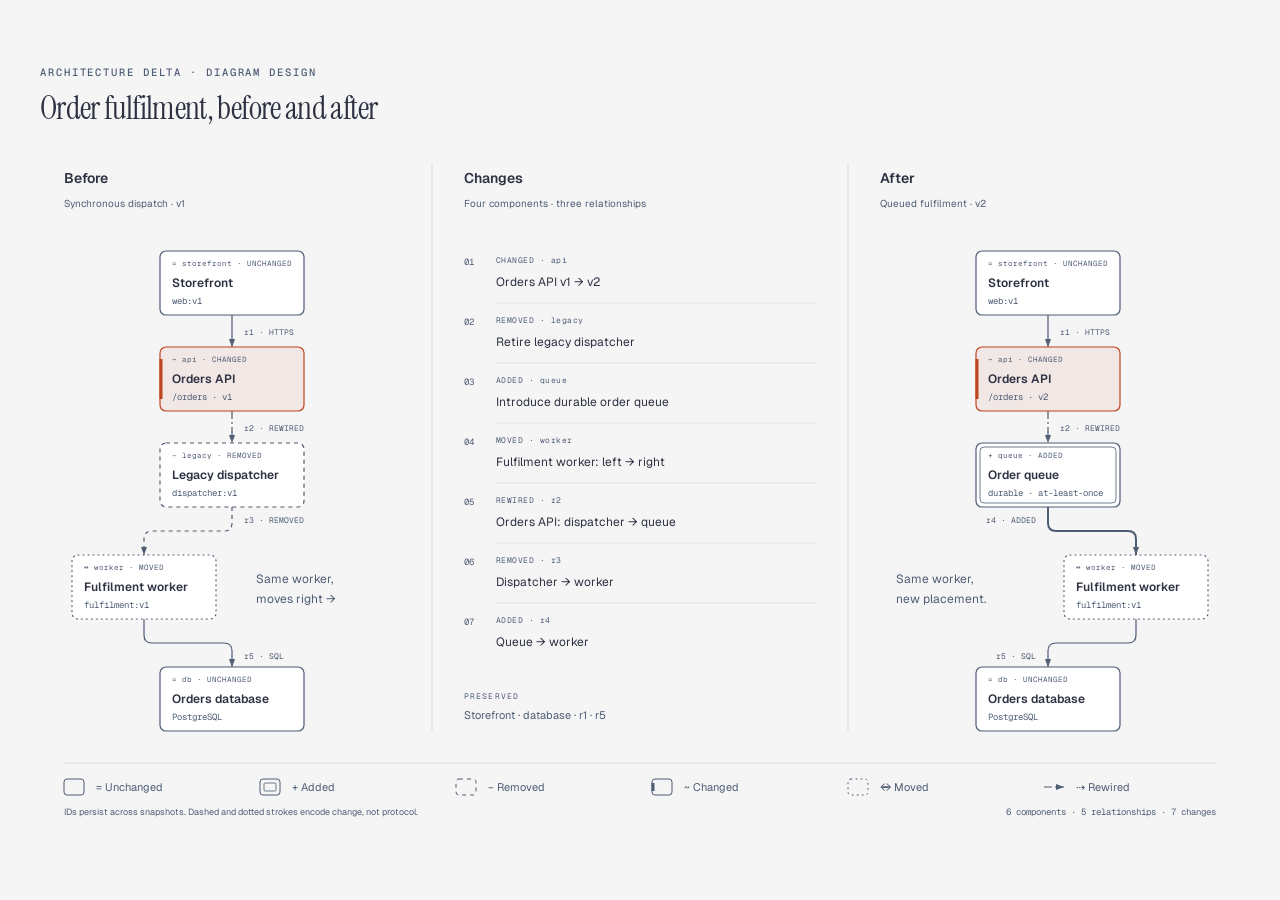
<file: .cursor/skills/draw-diagram/vendor/diagram-design/assets/example-architecture-delta.html>
<!DOCTYPE html>
<html lang="en">
<head>
  <meta charset="UTF-8">
  <meta name="viewport" content="width=device-width, initial-scale=1.0">
  <title>Order fulfilment · Architecture delta</title>
  <link href="https://fonts.googleapis.com/css2?family=Instrument+Serif:ital@0;1&family=Geist:wght@400;500;600&family=Geist+Mono:wght@400;500;600&display=swap" rel="stylesheet">
  <style>
    *, *::before, *::after { box-sizing: border-box; margin: 0; padding: 0; }
    :root {
      --color-paper: #f5f5f5;
      --color-ink: #2d3142;
      --color-muted: #4f5d75;
      --color-rule: rgba(45,49,66,0.12);
      --color-accent: #bf4520;
      --font-sans: 'Geist', system-ui, sans-serif;
      --font-serif: 'Instrument Serif', serif;
      --font-mono: 'Geist Mono', ui-monospace, monospace;
    }
    body { font-family: var(--font-sans); color: var(--color-ink); background: var(--color-paper); min-height: 100vh; padding: 3rem 2rem; display: flex; align-items: center; justify-content: center; }
    .frame { width: 100%; max-width: 1200px; min-width: 0; margin: 0 auto; }
    .eyebrow { font-family: var(--font-mono); font-size: 0.66rem; font-weight: 500; letter-spacing: 0.18em; text-transform: uppercase; color: var(--color-muted); margin-bottom: 0.75rem; }
    h1 { font-family: var(--font-serif); font-size: clamp(1.75rem, 3vw + 1rem, 2rem); line-height: 1.1; font-weight: 400; letter-spacing: -0.02em; margin-bottom: 1.75rem; }
    .subtitle { max-width: 64ch; font-size: 0.9375rem; line-height: 1.6; color: var(--color-muted); margin-bottom: 2rem; }
    .diagram-container { width: 100%; overflow-x: auto; }
    .diagram-container:focus-visible { outline: 2px solid var(--color-muted); outline-offset: 4px; }
    svg { display: block; width: 100%; min-width: 1100px; }
    .scroll-hint { display: none; margin: 1rem 0 0; font-size: 0.8125rem; color: var(--color-muted); }
    @media (max-width: 700px) { body { padding: 2rem 1rem; } .scroll-hint { display: block; } }
  </style>
</head>
<body>
  <main class="frame">
    <p class="eyebrow">Architecture delta · Diagram Design</p>
    <h1>Order fulfilment, before and after</h1>

    <div class="diagram-container" role="region" aria-label="Before, changes, and after architecture comparison; scroll horizontally on narrow screens" tabindex="0">
      <svg viewBox="0 0 1200 680" xmlns="http://www.w3.org/2000/svg" data-diagram="architecture-delta" role="img" aria-labelledby="architecture-delta-title architecture-delta-desc">
        <title id="architecture-delta-title">Order fulfilment, before and after</title>
        <desc id="architecture-delta-desc">A durable order queue replaces the legacy dispatcher, Orders API changes from v1 to v2, the fulfilment worker moves without changing implementation, and the storefront and database stay unchanged, with seven component and relationship changes listed between both snapshots.</desc>
        <defs>
          <marker id="architecture-delta-arrow" markerWidth="8" markerHeight="6" refX="8" refY="3" orient="auto" markerUnits="userSpaceOnUse"><polygon points="0 0, 8 3, 0 6" fill="#4f5d75"/></marker>
        </defs>
        <rect width="1200" height="680" fill="#f5f5f5"/>
        <text x="24" y="28" fill="#2d3142" font-size="14" font-family="'Geist', sans-serif" font-weight="600">Before</text>
        <text x="24" y="52" fill="#4f5d75" font-size="10" font-family="'Geist', sans-serif" >Synchronous dispatch · v1</text>
        <text x="424" y="28" fill="#2d3142" font-size="14" font-family="'Geist', sans-serif" font-weight="600">Changes</text>
        <text x="424" y="52" fill="#4f5d75" font-size="10" font-family="'Geist', sans-serif" >Four components · three relationships</text>
        <text x="840" y="28" fill="#2d3142" font-size="14" font-family="'Geist', sans-serif" font-weight="600">After</text>
        <text x="840" y="52" fill="#4f5d75" font-size="10" font-family="'Geist', sans-serif" >Queued fulfilment · v2</text>
        <path d="M 392 8 V 576 M 808 8 V 576" stroke="rgba(45,49,66,0.12)" stroke-width="1"/>
        <g data-snapshot="before" transform="translate(24 96)" data-grid="336 480 4">
<!-- Relationships precede components; endpoints meet the declared bounds. -->
<path data-kind="relationship" data-object-id="r1" data-status="unchanged" data-signature="https:create" data-from="storefront" data-to="api" d="M 168 64 V 96" fill="none" stroke="#4f5d75" stroke-width="1.2" marker-end="url(#architecture-delta-arrow)"/>
<path data-kind="relationship" data-object-id="r2" data-status="rewired" data-signature="submit-order" data-from="api" data-to="legacy" d="M 168 160 V 192" fill="none" stroke="#4f5d75" stroke-width="1.2" stroke-dasharray="8 3 2 3" marker-end="url(#architecture-delta-arrow)"/>
<path data-kind="relationship" data-object-id="r3" data-status="removed" data-signature="dispatch" data-from="legacy" data-to="worker" d="M 168 256 V 272 Q 168 280 160 280 H 88 Q 80 280 80 288 V 304" fill="none" stroke="#4f5d75" stroke-width="1.2" stroke-dasharray="4 4" marker-end="url(#architecture-delta-arrow)"/>
<path data-kind="relationship" data-object-id="r5" data-status="unchanged" data-signature="write-order" data-from="worker" data-to="db" d="M 80 368 V 384 Q 80 392 88 392 H 160 Q 168 392 168 400 V 416" fill="none" stroke="#4f5d75" stroke-width="1.2" marker-end="url(#architecture-delta-arrow)"/>
<rect x="176" y="72" width="92" height="16" rx="2" fill="#f5f5f5"/>
<text x="180" y="84" fill="#4f5d75" font-size="8" font-family="'Geist Mono', monospace" >r1 · HTTPS</text>
<rect x="176" y="168" width="92" height="16" rx="2" fill="#f5f5f5"/>
<text x="180" y="180" fill="#4f5d75" font-size="8" font-family="'Geist Mono', monospace" >r2 · REWIRED</text>
<rect x="176" y="260" width="92" height="16" rx="2" fill="#f5f5f5"/>
<text x="180" y="272" fill="#4f5d75" font-size="8" font-family="'Geist Mono', monospace" >r3 · REMOVED</text>
<rect x="176" y="396" width="68" height="16" rx="2" fill="#f5f5f5"/>
<text x="180" y="408" fill="#4f5d75" font-size="8" font-family="'Geist Mono', monospace" >r5 · SQL</text>
<g data-kind="component" data-object-id="storefront" data-status="unchanged" data-signature="web:v1">
<rect data-role="bounds" x="96" y="0" width="144" height="64" rx="6" fill="#ffffff" stroke="#4f5d75" stroke-width="1.2"/>
<text x="108" y="15" fill="#4f5d75" font-size="7.5" font-family="'Geist Mono', monospace" >= storefront · UNCHANGED</text>
<text x="108" y="36" fill="#2d3142" font-size="12" font-family="'Geist', sans-serif" font-weight="600">Storefront</text>
<text x="108" y="53" fill="#4f5d75" font-size="9" font-family="'Geist Mono', monospace" >web:v1</text>
</g>
<g data-kind="component" data-object-id="api" data-status="changed" data-signature="orders:v1">
<rect data-role="bounds" x="96" y="96" width="144" height="64" rx="6" fill="rgba(191,69,32,0.08)" stroke="#bf4520" stroke-width="1.2"/>
<path d="M 97 108 V 148" fill="none" stroke="#bf4520" stroke-width="3"/>
<text x="108" y="111" fill="#4f5d75" font-size="7.5" font-family="'Geist Mono', monospace" >~ api · CHANGED</text>
<text x="108" y="132" fill="#2d3142" font-size="12" font-family="'Geist', sans-serif" font-weight="600">Orders API</text>
<text x="108" y="149" fill="#4f5d75" font-size="9" font-family="'Geist Mono', monospace" >/orders · v1</text>
</g>
<g data-kind="component" data-object-id="legacy" data-status="removed" data-signature="dispatcher:v1">
<rect data-role="bounds" x="96" y="192" width="144" height="64" rx="6" fill="#ffffff" stroke="#4f5d75" stroke-width="1.2" stroke-dasharray="4 4"/>
<text x="108" y="207" fill="#4f5d75" font-size="7.5" font-family="'Geist Mono', monospace" >− legacy · REMOVED</text>
<text x="108" y="228" fill="#2d3142" font-size="12" font-family="'Geist', sans-serif" font-weight="600">Legacy dispatcher</text>
<text x="108" y="245" fill="#4f5d75" font-size="9" font-family="'Geist Mono', monospace" >dispatcher:v1</text>
</g>
<g data-kind="component" data-object-id="worker" data-status="moved" data-signature="fulfilment:v1">
<rect data-role="bounds" x="8" y="304" width="144" height="64" rx="6" fill="#ffffff" stroke="#4f5d75" stroke-width="1.2" stroke-dasharray="1 4" stroke-linecap="round"/>
<text x="20" y="319" fill="#4f5d75" font-size="7.5" font-family="'Geist Mono', monospace" >↔ worker · MOVED</text>
<text x="20" y="340" fill="#2d3142" font-size="12" font-family="'Geist', sans-serif" font-weight="600">Fulfilment worker</text>
<text x="20" y="357" fill="#4f5d75" font-size="9" font-family="'Geist Mono', monospace" >fulfilment:v1</text>
</g>
<g data-kind="component" data-object-id="db" data-status="unchanged" data-signature="orders:postgres">
<rect data-role="bounds" x="96" y="416" width="144" height="64" rx="6" fill="#ffffff" stroke="#4f5d75" stroke-width="1.2"/>
<text x="108" y="431" fill="#4f5d75" font-size="7.5" font-family="'Geist Mono', monospace" >= db · UNCHANGED</text>
<text x="108" y="452" fill="#2d3142" font-size="12" font-family="'Geist', sans-serif" font-weight="600">Orders database</text>
<text x="108" y="469" fill="#4f5d75" font-size="9" font-family="'Geist Mono', monospace" >PostgreSQL</text>
</g>
<text x="192" y="332" fill="#4f5d75" font-size="12" font-family="'Geist', sans-serif" >Same worker,</text>
<text x="192" y="352" fill="#4f5d75" font-size="12" font-family="'Geist', sans-serif" >moves right →</text>
</g>
        <text x="424" y="110" fill="#4f5d75" font-size="9" font-family="'Geist Mono', monospace" >01</text>
<text x="456" y="108" data-change="CHANGED" data-target="api" fill="#4f5d75" font-size="8" font-family="'Geist Mono', monospace" letter-spacing="0.06em">CHANGED · api<tspan x="456" y="131" fill="#2d3142" font-size="12" font-family="'Geist', sans-serif" letter-spacing="0">Orders API v1 → v2</tspan></text>
<path d="M 456 148 H 776" stroke="rgba(45,49,66,0.12)" stroke-width="0.8"/>
<text x="424" y="170" fill="#4f5d75" font-size="9" font-family="'Geist Mono', monospace" >02</text>
<text x="456" y="168" data-change="REMOVED" data-target="legacy" fill="#4f5d75" font-size="8" font-family="'Geist Mono', monospace" letter-spacing="0.06em">REMOVED · legacy<tspan x="456" y="191" fill="#2d3142" font-size="12" font-family="'Geist', sans-serif" letter-spacing="0">Retire legacy dispatcher</tspan></text>
<path d="M 456 208 H 776" stroke="rgba(45,49,66,0.12)" stroke-width="0.8"/>
<text x="424" y="230" fill="#4f5d75" font-size="9" font-family="'Geist Mono', monospace" >03</text>
<text x="456" y="228" data-change="ADDED" data-target="queue" fill="#4f5d75" font-size="8" font-family="'Geist Mono', monospace" letter-spacing="0.06em">ADDED · queue<tspan x="456" y="251" fill="#2d3142" font-size="12" font-family="'Geist', sans-serif" letter-spacing="0">Introduce durable order queue</tspan></text>
<path d="M 456 268 H 776" stroke="rgba(45,49,66,0.12)" stroke-width="0.8"/>
<text x="424" y="290" fill="#4f5d75" font-size="9" font-family="'Geist Mono', monospace" >04</text>
<text x="456" y="288" data-change="MOVED" data-target="worker" fill="#4f5d75" font-size="8" font-family="'Geist Mono', monospace" letter-spacing="0.06em">MOVED · worker<tspan x="456" y="311" fill="#2d3142" font-size="12" font-family="'Geist', sans-serif" letter-spacing="0">Fulfilment worker: left → right</tspan></text>
<path d="M 456 328 H 776" stroke="rgba(45,49,66,0.12)" stroke-width="0.8"/>
<text x="424" y="350" fill="#4f5d75" font-size="9" font-family="'Geist Mono', monospace" >05</text>
<text x="456" y="348" data-change="REWIRED" data-target="r2" fill="#4f5d75" font-size="8" font-family="'Geist Mono', monospace" letter-spacing="0.06em">REWIRED · r2<tspan x="456" y="371" fill="#2d3142" font-size="12" font-family="'Geist', sans-serif" letter-spacing="0">Orders API: dispatcher → queue</tspan></text>
<path d="M 456 388 H 776" stroke="rgba(45,49,66,0.12)" stroke-width="0.8"/>
<text x="424" y="410" fill="#4f5d75" font-size="9" font-family="'Geist Mono', monospace" >06</text>
<text x="456" y="408" data-change="REMOVED" data-target="r3" fill="#4f5d75" font-size="8" font-family="'Geist Mono', monospace" letter-spacing="0.06em">REMOVED · r3<tspan x="456" y="431" fill="#2d3142" font-size="12" font-family="'Geist', sans-serif" letter-spacing="0">Dispatcher → worker</tspan></text>
<path d="M 456 448 H 776" stroke="rgba(45,49,66,0.12)" stroke-width="0.8"/>
<text x="424" y="470" fill="#4f5d75" font-size="9" font-family="'Geist Mono', monospace" >07</text>
<text x="456" y="468" data-change="ADDED" data-target="r4" fill="#4f5d75" font-size="8" font-family="'Geist Mono', monospace" letter-spacing="0.06em">ADDED · r4<tspan x="456" y="491" fill="#2d3142" font-size="12" font-family="'Geist', sans-serif" letter-spacing="0">Queue → worker</tspan></text>
<text x="424" y="544" fill="#4f5d75" font-size="8" font-family="'Geist Mono', monospace" letter-spacing="0.14em">PRESERVED</text>
<text x="424" y="564" fill="#4f5d75" font-size="11" font-family="'Geist', sans-serif" >Storefront · database · r1 · r5</text>
        <g data-snapshot="after" transform="translate(840 96)" data-grid="336 480 4">
<!-- Relationships precede components; endpoints meet the declared bounds. -->
<path data-kind="relationship" data-object-id="r1" data-status="unchanged" data-signature="https:create" data-from="storefront" data-to="api" d="M 168 64 V 96" fill="none" stroke="#4f5d75" stroke-width="1.2" marker-end="url(#architecture-delta-arrow)"/>
<path data-kind="relationship" data-object-id="r2" data-status="rewired" data-signature="submit-order" data-from="api" data-to="queue" d="M 168 160 V 192" fill="none" stroke="#4f5d75" stroke-width="1.2" stroke-dasharray="8 3 2 3" marker-end="url(#architecture-delta-arrow)"/>
<path data-kind="relationship" data-object-id="r4" data-status="added" data-signature="deliver" data-from="queue" data-to="worker" d="M 168 256 V 272 Q 168 280 176 280 H 248 Q 256 280 256 288 V 304" fill="none" stroke="#4f5d75" stroke-width="2" marker-end="url(#architecture-delta-arrow)"/>
<path data-kind="relationship" data-object-id="r5" data-status="unchanged" data-signature="write-order" data-from="worker" data-to="db" d="M 256 368 V 384 Q 256 392 248 392 H 176 Q 168 392 168 400 V 416" fill="none" stroke="#4f5d75" stroke-width="1.2" marker-end="url(#architecture-delta-arrow)"/>
<rect x="176" y="72" width="92" height="16" rx="2" fill="#f5f5f5"/>
<text x="180" y="84" fill="#4f5d75" font-size="8" font-family="'Geist Mono', monospace" >r1 · HTTPS</text>
<rect x="176" y="168" width="92" height="16" rx="2" fill="#f5f5f5"/>
<text x="180" y="180" fill="#4f5d75" font-size="8" font-family="'Geist Mono', monospace" >r2 · REWIRED</text>
<rect x="68" y="260" width="92" height="16" rx="2" fill="#f5f5f5"/>
<text x="156" y="272" fill="#4f5d75" font-size="8" font-family="'Geist Mono', monospace" text-anchor="end">r4 · ADDED</text>
<rect x="92" y="396" width="68" height="16" rx="2" fill="#f5f5f5"/>
<text x="156" y="408" fill="#4f5d75" font-size="8" font-family="'Geist Mono', monospace" text-anchor="end">r5 · SQL</text>
<g data-kind="component" data-object-id="storefront" data-status="unchanged" data-signature="web:v1">
<rect data-role="bounds" x="96" y="0" width="144" height="64" rx="6" fill="#ffffff" stroke="#4f5d75" stroke-width="1.2"/>
<text x="108" y="15" fill="#4f5d75" font-size="7.5" font-family="'Geist Mono', monospace" >= storefront · UNCHANGED</text>
<text x="108" y="36" fill="#2d3142" font-size="12" font-family="'Geist', sans-serif" font-weight="600">Storefront</text>
<text x="108" y="53" fill="#4f5d75" font-size="9" font-family="'Geist Mono', monospace" >web:v1</text>
</g>
<g data-kind="component" data-object-id="api" data-status="changed" data-signature="orders:v2">
<rect data-role="bounds" x="96" y="96" width="144" height="64" rx="6" fill="rgba(191,69,32,0.08)" stroke="#bf4520" stroke-width="1.2"/>
<path d="M 97 108 V 148" fill="none" stroke="#bf4520" stroke-width="3"/>
<text x="108" y="111" fill="#4f5d75" font-size="7.5" font-family="'Geist Mono', monospace" >~ api · CHANGED</text>
<text x="108" y="132" fill="#2d3142" font-size="12" font-family="'Geist', sans-serif" font-weight="600">Orders API</text>
<text x="108" y="149" fill="#4f5d75" font-size="9" font-family="'Geist Mono', monospace" >/orders · v2</text>
</g>
<g data-kind="component" data-object-id="queue" data-status="added" data-signature="orders:durable:v1">
<rect data-role="bounds" x="96" y="192" width="144" height="64" rx="6" fill="#ffffff" stroke="#4f5d75" stroke-width="1.2"/>
<rect x="100" y="196" width="136" height="56" rx="4" fill="none" stroke="#4f5d75" stroke-width="0.8"/>
<text x="108" y="207" fill="#4f5d75" font-size="7.5" font-family="'Geist Mono', monospace" >+ queue · ADDED</text>
<text x="108" y="228" fill="#2d3142" font-size="12" font-family="'Geist', sans-serif" font-weight="600">Order queue</text>
<text x="108" y="245" fill="#4f5d75" font-size="9" font-family="'Geist Mono', monospace" >durable · at-least-once</text>
</g>
<g data-kind="component" data-object-id="worker" data-status="moved" data-signature="fulfilment:v1">
<rect data-role="bounds" x="184" y="304" width="144" height="64" rx="6" fill="#ffffff" stroke="#4f5d75" stroke-width="1.2" stroke-dasharray="1 4" stroke-linecap="round"/>
<text x="196" y="319" fill="#4f5d75" font-size="7.5" font-family="'Geist Mono', monospace" >↔ worker · MOVED</text>
<text x="196" y="340" fill="#2d3142" font-size="12" font-family="'Geist', sans-serif" font-weight="600">Fulfilment worker</text>
<text x="196" y="357" fill="#4f5d75" font-size="9" font-family="'Geist Mono', monospace" >fulfilment:v1</text>
</g>
<g data-kind="component" data-object-id="db" data-status="unchanged" data-signature="orders:postgres">
<rect data-role="bounds" x="96" y="416" width="144" height="64" rx="6" fill="#ffffff" stroke="#4f5d75" stroke-width="1.2"/>
<text x="108" y="431" fill="#4f5d75" font-size="7.5" font-family="'Geist Mono', monospace" >= db · UNCHANGED</text>
<text x="108" y="452" fill="#2d3142" font-size="12" font-family="'Geist', sans-serif" font-weight="600">Orders database</text>
<text x="108" y="469" fill="#4f5d75" font-size="9" font-family="'Geist Mono', monospace" >PostgreSQL</text>
</g>
<text x="16" y="332" fill="#4f5d75" font-size="12" font-family="'Geist', sans-serif" >Same worker,</text>
<text x="16" y="352" fill="#4f5d75" font-size="12" font-family="'Geist', sans-serif" >new placement.</text>
</g>
        <path d="M 24 608 H 1176" stroke="rgba(45,49,66,0.12)" stroke-width="1"/>
<rect x="24" y="624" width="20" height="16" rx="3" fill="none" stroke="#4f5d75" stroke-width="1"/>
<text x="56" y="636" fill="#4f5d75" font-size="11" font-family="'Geist', sans-serif" >= Unchanged</text>
<rect x="220" y="624" width="20" height="16" rx="3" fill="none" stroke="#4f5d75" stroke-width="1"/>
<rect x="224" y="628" width="12" height="8" rx="1" fill="none" stroke="#4f5d75" stroke-width="0.8"/>
<text x="252" y="636" fill="#4f5d75" font-size="11" font-family="'Geist', sans-serif" >+ Added</text>
<rect x="416" y="624" width="20" height="16" rx="3" fill="none" stroke="#4f5d75" stroke-width="1" stroke-dasharray="4 4"/>
<text x="448" y="636" fill="#4f5d75" font-size="11" font-family="'Geist', sans-serif" >− Removed</text>
<rect x="612" y="624" width="20" height="16" rx="3" fill="none" stroke="#4f5d75" stroke-width="1"/>
<path d="M 613 628 V 636" stroke="#4f5d75" stroke-width="3"/>
<text x="644" y="636" fill="#4f5d75" font-size="11" font-family="'Geist', sans-serif" >~ Changed</text>
<rect x="808" y="624" width="20" height="16" rx="3" fill="none" stroke="#4f5d75" stroke-width="1" stroke-dasharray="1 4" stroke-linecap="round"/>
<text x="840" y="636" fill="#4f5d75" font-size="11" font-family="'Geist', sans-serif" >↔ Moved</text>
<path d="M 1004 632 H 1024" fill="none" stroke="#4f5d75" stroke-width="1.2" stroke-dasharray="8 3 2 3" marker-end="url(#architecture-delta-arrow)"/>
<text x="1036" y="636" fill="#4f5d75" font-size="11" font-family="'Geist', sans-serif" >⇢ Rewired</text>
<text x="24" y="660" fill="#4f5d75" font-size="9" font-family="'Geist', sans-serif" >IDs persist across snapshots. Dashed and dotted strokes encode change, not protocol.</text>
<text x="1176" y="660" fill="#4f5d75" font-size="9" font-family="'Geist Mono', monospace" text-anchor="end">6 components · 5 relationships · 7 changes</text>
      </svg>
    </div>
    <p class="scroll-hint">Scroll the diagram horizontally to compare both snapshots and the change ledger.</p>
  </main>
</body>
</html>
</file>
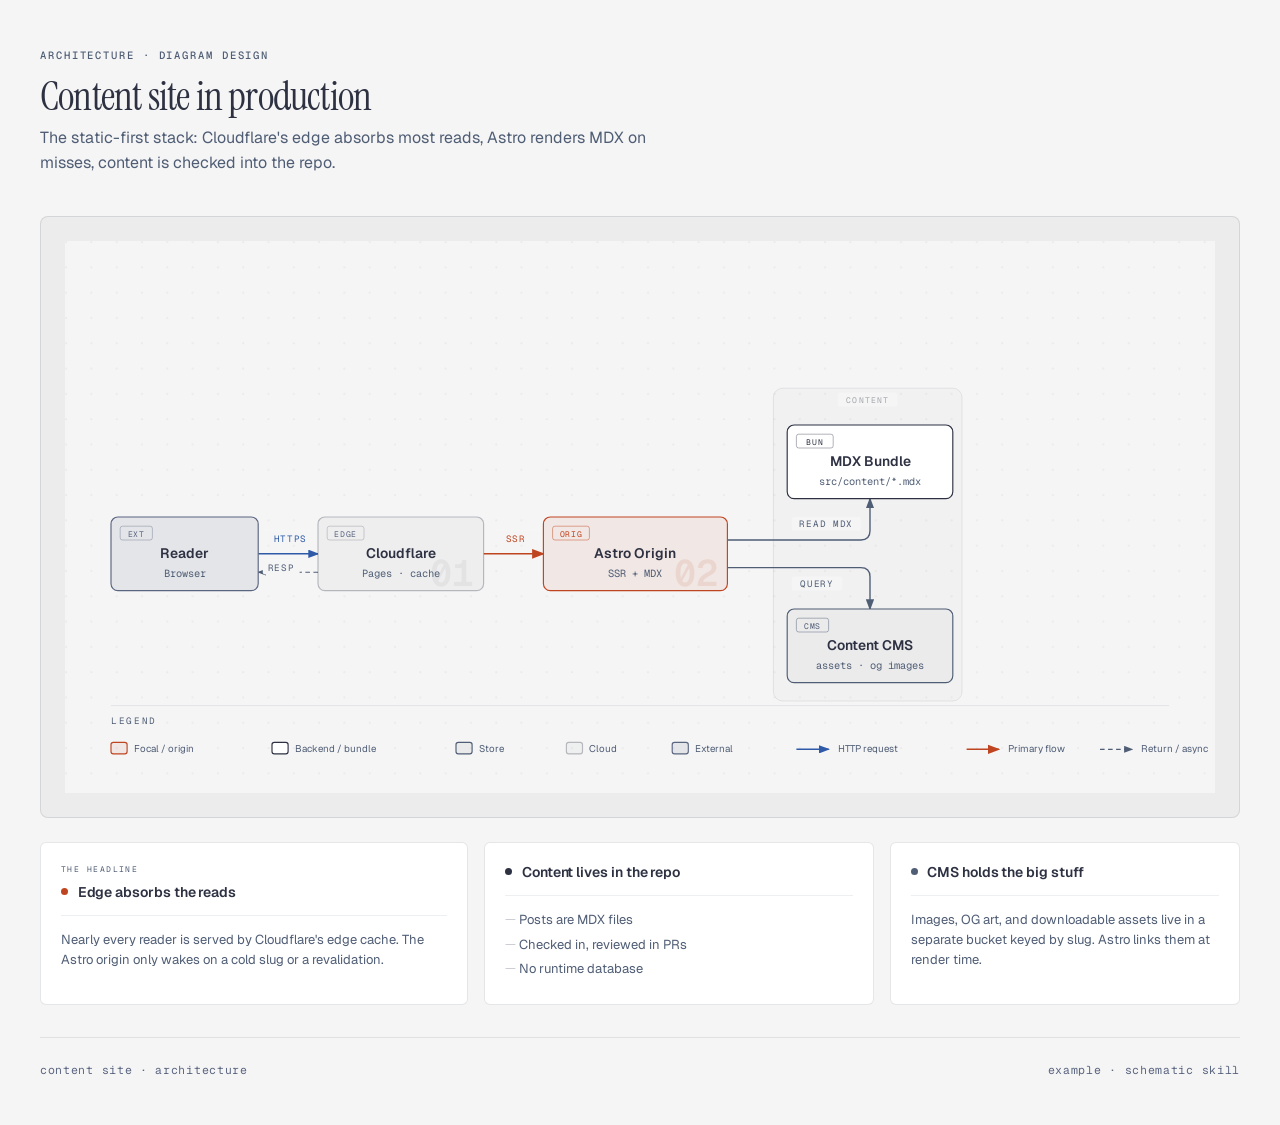
<file: .cursor/skills/draw-diagram/vendor/diagram-design/assets/example-architecture-full.html>
<!DOCTYPE html>
<html lang="en">
<head>
  <meta charset="UTF-8">
  <meta name="viewport" content="width=device-width, initial-scale=1.0">
  <title>Content site · Architecture</title>
  <link href="https://fonts.googleapis.com/css2?family=Instrument+Serif:ital@0;1&family=Geist:wght@400;500;600&family=Geist+Mono:wght@400;500;600&display=swap" rel="stylesheet">
  <style>
    *, *::before, *::after { box-sizing: border-box; margin: 0; padding: 0; }
    :root {
      --color-paper: #f5f5f5; --color-paper-2: #ececec;
      --color-ink: #2d3142; --color-muted: #4f5d75; --color-soft: #5a6580;
      --color-rule: rgba(45,49,66,0.12);
      --color-accent: #bf4520; --color-accent-tint: rgba(191,69,32,0.08);
      --color-link: #2e5aa8;
      --font-sans: 'Geist', system-ui, sans-serif;
      --font-serif: 'Instrument Serif', serif;
      --font-mono: 'Geist Mono', ui-monospace, monospace;
    }
    body { font-family: var(--font-sans); background: var(--color-paper); min-height: 100vh; padding: 3rem 2rem; color: var(--color-ink); }
    .container { max-width: 1200px; margin: 0 auto; }
    .header { margin-bottom: 2.5rem; }
    .header-eyebrow { font-family: var(--font-mono); font-size: 0.66rem; font-weight: 500; letter-spacing: 0.18em; text-transform: uppercase; color: var(--color-muted); margin-bottom: 0.75rem; }
    h1 { font-family: var(--font-serif); font-size: clamp(1.75rem, 3vw + 1rem, 2.5rem); font-weight: 400; letter-spacing: -0.02em; line-height: 1.1; margin-bottom: 0.5rem; }
    .subtitle { font-size: 1rem; line-height: 1.55; color: var(--color-muted); max-width: 58ch; }
    .diagram-container { background: var(--color-paper-2); border-radius: 8px; border: 1px solid var(--color-rule); padding: 1.5rem; overflow-x: auto; }
    svg { width: 100%; min-width: 900px; display: block; }
    .cards { display: grid; grid-template-columns: 1.1fr 1fr 0.9fr; gap: 1rem; margin-top: 1.5rem; }
    @media (max-width: 820px) { .cards { grid-template-columns: 1fr; } }
    .card { background: #fff; border-radius: 6px; border: 1px solid var(--color-rule); padding: 1.25rem; }
    .card .eyebrow { font-family: var(--font-mono); font-size: 0.5rem; letter-spacing: 0.18em; text-transform: uppercase; color: var(--color-muted); margin-bottom: 0.5rem; }
    .card-header { display: flex; align-items: center; gap: 0.6rem; margin-bottom: 0.875rem; padding-bottom: 0.875rem; border-bottom: 1px solid rgba(45,49,66,0.08); }
    .card-dot { width: 7px; height: 7px; border-radius: 50%; }
    .card-dot.ink { background: var(--color-ink); } .card-dot.muted { background: var(--color-muted); } .card-dot.coral { background: var(--color-accent); }
    .card h3 { font-size: 0.875rem; font-weight: 600; letter-spacing: -0.005em; }
    .card p, .card ul { color: var(--color-muted); font-size: 0.8125rem; line-height: 1.55; list-style: none; }
    .card li { margin-bottom: 0.3rem; padding-left: 0.875rem; position: relative; }
    .card li::before { content: '—'; position: absolute; left: 0; color: rgba(45,49,66,0.25); font-size: 0.75rem; }
    .footer { margin-top: 2rem; padding-top: 1.5rem; border-top: 1px solid rgba(45,49,66,0.10); font-family: var(--font-mono); font-size: 0.72rem; letter-spacing: 0.06em; color: var(--color-soft); display: flex; justify-content: space-between; flex-wrap: wrap; gap: 0.5rem; }
  </style>
</head>
<body>
  <div class="container">
    <div class="header">
      <p class="header-eyebrow">Architecture · Diagram Design</p>
      <h1>Content site in production</h1>
      <p class="subtitle">The static-first stack: Cloudflare's edge absorbs most reads, Astro renders MDX on misses, content is checked into the repo.</p>
    </div>

    <div class="diagram-container">
      <svg viewBox="0 0 1000 480" xmlns="http://www.w3.org/2000/svg" role="img" aria-labelledby="architecture-full-title architecture-full-desc">
        <title id="architecture-full-title">Content site in production</title>
        <desc id="architecture-full-desc">Architecture diagram showing reader requests moving through Cloudflare to an Astro origin, MDX bundle, and content CMS.</desc>
        <defs>
          <pattern id="dots" width="22" height="22" patternUnits="userSpaceOnUse">
            <circle cx="1" cy="1" r="0.9" fill="rgba(45,49,66,0.10)"/>
          </pattern>
          <marker id="arrow" markerWidth="8" markerHeight="6" refX="7" refY="3" orient="auto"><polygon points="0 0, 8 3, 0 6" fill="#4f5d75"/></marker>
          <marker id="arrow-accent" markerWidth="8" markerHeight="6" refX="7" refY="3" orient="auto"><polygon points="0 0, 8 3, 0 6" fill="#bf4520"/></marker>
          <marker id="arrow-link" markerWidth="8" markerHeight="6" refX="7" refY="3" orient="auto"><polygon points="0 0, 8 3, 0 6" fill="#2e5aa8"/></marker>
        </defs>

        <rect width="100%" height="100%" fill="#f5f5f5"/>
        <rect width="100%" height="100%" fill="url(#dots)" opacity="0.55"/>

        <!-- Zone: Content services (drawn before arrows and nodes) -->
        <rect x="616" y="128" width="164" height="272" rx="8"
              fill="rgba(45,49,66,0.02)" stroke="rgba(45,49,66,0.10)" stroke-width="0.8"/>
        <rect x="672" y="132" width="52" height="12" rx="2" fill="#f5f5f5"/>
        <text x="698" y="141" fill="rgba(45,49,66,0.40)" font-size="7" font-family="'Geist Mono', monospace"
              text-anchor="middle" letter-spacing="0.14em">CONTENT</text>

        <!-- Arrows first (behind boxes) -->
        <line x1="168" y1="272" x2="220" y2="272" stroke="#2e5aa8" stroke-width="1.2" marker-end="url(#arrow-link)"/>
        <line x1="364" y1="272" x2="416" y2="272" stroke="#bf4520" stroke-width="1.4" marker-end="url(#arrow-accent)"/>
        <path d="M 576,260 H 692 Q 700,260 700,252 V 224"
              fill="none" stroke="#4f5d75" stroke-width="1.2" marker-end="url(#arrow)"/>
        <path d="M 576,284 H 692 Q 700,284 700,292 V 320"
              fill="none" stroke="#4f5d75" stroke-width="1.2" marker-end="url(#arrow)"/>

        <!-- Dashed return: Cloudflare→Reader (cached HTML) -->
        <path d="M 220,288 H 168" fill="none" stroke="#4f5d75" stroke-width="1" stroke-dasharray="4,3" marker-end="url(#arrow)"/>

        <!-- Arrow labels -->
        <rect x="172" y="252" width="48" height="12" rx="2" fill="#f5f5f5"/>
        <text x="196" y="262" fill="#2e5aa8" font-size="8" font-family="'Geist Mono', monospace" text-anchor="middle" letter-spacing="0.08em">HTTPS</text>

        <rect x="172" y="278" width="32" height="12" rx="2" fill="#f5f5f5"/>
        <text x="188" y="287" fill="#4f5d75" font-size="8" font-family="'Geist Mono', monospace" text-anchor="middle" letter-spacing="0.08em">RESP</text>

        <rect x="368" y="252" width="48" height="12" rx="2" fill="#f5f5f5"/>
        <text x="392" y="262" fill="#bf4520" font-size="8" font-family="'Geist Mono', monospace" text-anchor="middle" letter-spacing="0.08em">SSR</text>

        <rect x="632" y="240" width="60" height="12" rx="2" fill="#f5f5f5"/>
        <text x="662" y="249" fill="#4f5d75" font-size="8" font-family="'Geist Mono', monospace" text-anchor="middle" letter-spacing="0.08em">READ MDX</text>

        <rect x="632" y="292" width="44" height="12" rx="2" fill="#f5f5f5"/>
        <text x="654" y="301" fill="#4f5d75" font-size="8" font-family="'Geist Mono', monospace" text-anchor="middle" letter-spacing="0.08em">QUERY</text>

        <!-- Node: Reader -->
        <rect x="40" y="240" width="128" height="64" rx="6" fill="#f5f5f5"/>
        <rect x="40" y="240" width="128" height="64" rx="6" fill="rgba(79,93,117,0.10)" stroke="#5a6580" stroke-width="1"/>
        <rect x="48" y="248" width="28" height="12" rx="2" fill="transparent" stroke="rgba(90,101,128,0.40)" stroke-width="0.8"/>
        <text x="62" y="257" fill="#5a6580" font-size="7" font-family="'Geist Mono', monospace" text-anchor="middle" letter-spacing="0.08em">EXT</text>
        <text x="104" y="276" fill="#2d3142" font-size="12" font-weight="600" font-family="'Geist', sans-serif" text-anchor="middle">Reader</text>
        <text x="104" y="292" fill="#4f5d75" font-size="9" font-family="'Geist Mono', monospace" text-anchor="middle">Browser</text>

        <!-- Node: Cloudflare -->
        <rect x="220" y="240" width="144" height="64" rx="6" fill="#f5f5f5"/>
        <rect x="220" y="240" width="144" height="64" rx="6" fill="rgba(45,49,66,0.03)" stroke="rgba(45,49,66,0.30)" stroke-width="1"/>
        <rect x="228" y="248" width="32" height="12" rx="2" fill="transparent" stroke="rgba(45,49,66,0.22)" stroke-width="0.8"/>
        <text x="244" y="257" fill="#5a6580" font-size="7" font-family="'Geist Mono', monospace" text-anchor="middle" letter-spacing="0.08em">EDGE</text>
        <text x="356" y="300" fill="rgba(45,49,66,0.06)" font-size="32" font-weight="600" font-family="'Geist Mono', monospace" text-anchor="end">01</text>
        <text x="292" y="276" fill="#2d3142" font-size="12" font-weight="600" font-family="'Geist', sans-serif" text-anchor="middle">Cloudflare</text>
        <text x="292" y="292" fill="#4f5d75" font-size="9" font-family="'Geist Mono', monospace" text-anchor="middle">Pages · cache</text>

        <!-- Node: Astro (focal coral) -->
        <rect x="416" y="240" width="160" height="64" rx="6" fill="#f5f5f5"/>
        <rect x="416" y="240" width="160" height="64" rx="6" fill="rgba(191,69,32,0.08)" stroke="#bf4520" stroke-width="1"/>
        <rect x="424" y="248" width="32" height="12" rx="2" fill="transparent" stroke="rgba(191,69,32,0.50)" stroke-width="0.8"/>
        <text x="440" y="257" fill="#bf4520" font-size="7" font-family="'Geist Mono', monospace" text-anchor="middle" letter-spacing="0.08em">ORIG</text>
        <text x="568" y="300" fill="rgba(191,69,32,0.10)" font-size="32" font-weight="600" font-family="'Geist Mono', monospace" text-anchor="end">02</text>
        <text x="496" y="276" fill="#2d3142" font-size="12" font-weight="600" font-family="'Geist', sans-serif" text-anchor="middle">Astro Origin</text>
        <text x="496" y="292" fill="#4f5d75" font-size="9" font-family="'Geist Mono', monospace" text-anchor="middle">SSR + MDX</text>

        <!-- Node: MDX Bundle -->
        <rect x="628" y="160" width="144" height="64" rx="6" fill="#f5f5f5"/>
        <rect x="628" y="160" width="144" height="64" rx="6" fill="#ffffff" stroke="#2d3142" stroke-width="1"/>
        <rect x="636" y="168" width="32" height="12" rx="2" fill="transparent" stroke="rgba(45,49,66,0.40)" stroke-width="0.8"/>
        <text x="652" y="177" fill="#2d3142" font-size="7" font-family="'Geist Mono', monospace" text-anchor="middle" letter-spacing="0.08em">BUN</text>
        <text x="700" y="196" fill="#2d3142" font-size="12" font-weight="600" font-family="'Geist', sans-serif" text-anchor="middle">MDX Bundle</text>
        <text x="700" y="212" fill="#4f5d75" font-size="9" font-family="'Geist Mono', monospace" text-anchor="middle">src/content/*.mdx</text>

        <!-- Node: Content CMS -->
        <rect x="628" y="320" width="144" height="64" rx="6" fill="#f5f5f5"/>
        <rect x="628" y="320" width="144" height="64" rx="6" fill="rgba(45,49,66,0.05)" stroke="#4f5d75" stroke-width="1"/>
        <rect x="636" y="328" width="28" height="12" rx="2" fill="transparent" stroke="rgba(79,93,117,0.50)" stroke-width="0.8"/>
        <text x="650" y="337" fill="#4f5d75" font-size="7" font-family="'Geist Mono', monospace" text-anchor="middle" letter-spacing="0.08em">CMS</text>
        <text x="700" y="356" fill="#2d3142" font-size="12" font-weight="600" font-family="'Geist', sans-serif" text-anchor="middle">Content CMS</text>
        <text x="700" y="372" fill="#4f5d75" font-size="9" font-family="'Geist Mono', monospace" text-anchor="middle">assets · og images</text>

        <!-- Legend strip -->
        <line x1="40" y1="404" x2="960" y2="404" stroke="rgba(45,49,66,0.10)" stroke-width="0.8"/>
        <text x="40" y="420" fill="#4f5d75" font-size="8" font-family="'Geist Mono', monospace" letter-spacing="0.18em">LEGEND</text>

        <rect x="40" y="436" width="14" height="10" rx="2" fill="rgba(191,69,32,0.08)" stroke="#bf4520" stroke-width="1"/>
        <text x="60" y="444" fill="#4f5d75" font-size="8.5" font-family="'Geist', sans-serif">Focal / origin</text>

        <rect x="180" y="436" width="14" height="10" rx="2" fill="#ffffff" stroke="#2d3142" stroke-width="1"/>
        <text x="200" y="444" fill="#4f5d75" font-size="8.5" font-family="'Geist', sans-serif">Backend / bundle</text>

        <rect x="340" y="436" width="14" height="10" rx="2" fill="rgba(45,49,66,0.05)" stroke="#4f5d75" stroke-width="1"/>
        <text x="360" y="444" fill="#4f5d75" font-size="8.5" font-family="'Geist', sans-serif">Store</text>

        <rect x="436" y="436" width="14" height="10" rx="2" fill="rgba(45,49,66,0.03)" stroke="rgba(45,49,66,0.30)" stroke-width="1"/>
        <text x="456" y="444" fill="#4f5d75" font-size="8.5" font-family="'Geist', sans-serif">Cloud</text>

        <rect x="528" y="436" width="14" height="10" rx="2" fill="rgba(79,93,117,0.10)" stroke="#5a6580" stroke-width="1"/>
        <text x="548" y="444" fill="#4f5d75" font-size="8.5" font-family="'Geist', sans-serif">External</text>

        <line x1="636" y1="442" x2="664" y2="442" stroke="#2e5aa8" stroke-width="1.2" marker-end="url(#arrow-link)"/>
        <text x="672" y="444" fill="#4f5d75" font-size="8.5" font-family="'Geist', sans-serif">HTTP request</text>

        <line x1="784" y1="442" x2="812" y2="442" stroke="#bf4520" stroke-width="1.4" marker-end="url(#arrow-accent)"/>
        <text x="820" y="444" fill="#4f5d75" font-size="8.5" font-family="'Geist', sans-serif">Primary flow</text>

        <line x1="900" y1="442" x2="928" y2="442" stroke="#4f5d75" stroke-width="1" stroke-dasharray="4,3" marker-end="url(#arrow)"/>
        <text x="936" y="444" fill="#4f5d75" font-size="8.5" font-family="'Geist', sans-serif">Return / async</text>
      </svg>
    </div>

    <div class="cards">
      <div class="card">
        <p class="eyebrow">THE HEADLINE</p>
        <div class="card-header"><span class="card-dot coral"></span><h3>Edge absorbs the reads</h3></div>
        <p>Nearly every reader is served by Cloudflare's edge cache. The Astro origin only wakes on a cold slug or a revalidation.</p>
      </div>
      <div class="card">
        <div class="card-header"><span class="card-dot ink"></span><h3>Content lives in the repo</h3></div>
        <ul><li>Posts are MDX files</li><li>Checked in, reviewed in PRs</li><li>No runtime database</li></ul>
      </div>
      <div class="card">
        <div class="card-header"><span class="card-dot muted"></span><h3>CMS holds the big stuff</h3></div>
        <p>Images, OG art, and downloadable assets live in a separate bucket keyed by slug. Astro links them at render time.</p>
      </div>
    </div>

    <div class="footer">
      <span>content site · architecture</span>
      <span>example · schematic skill</span>
    </div>
  </div>
</body>
</html>
</file>
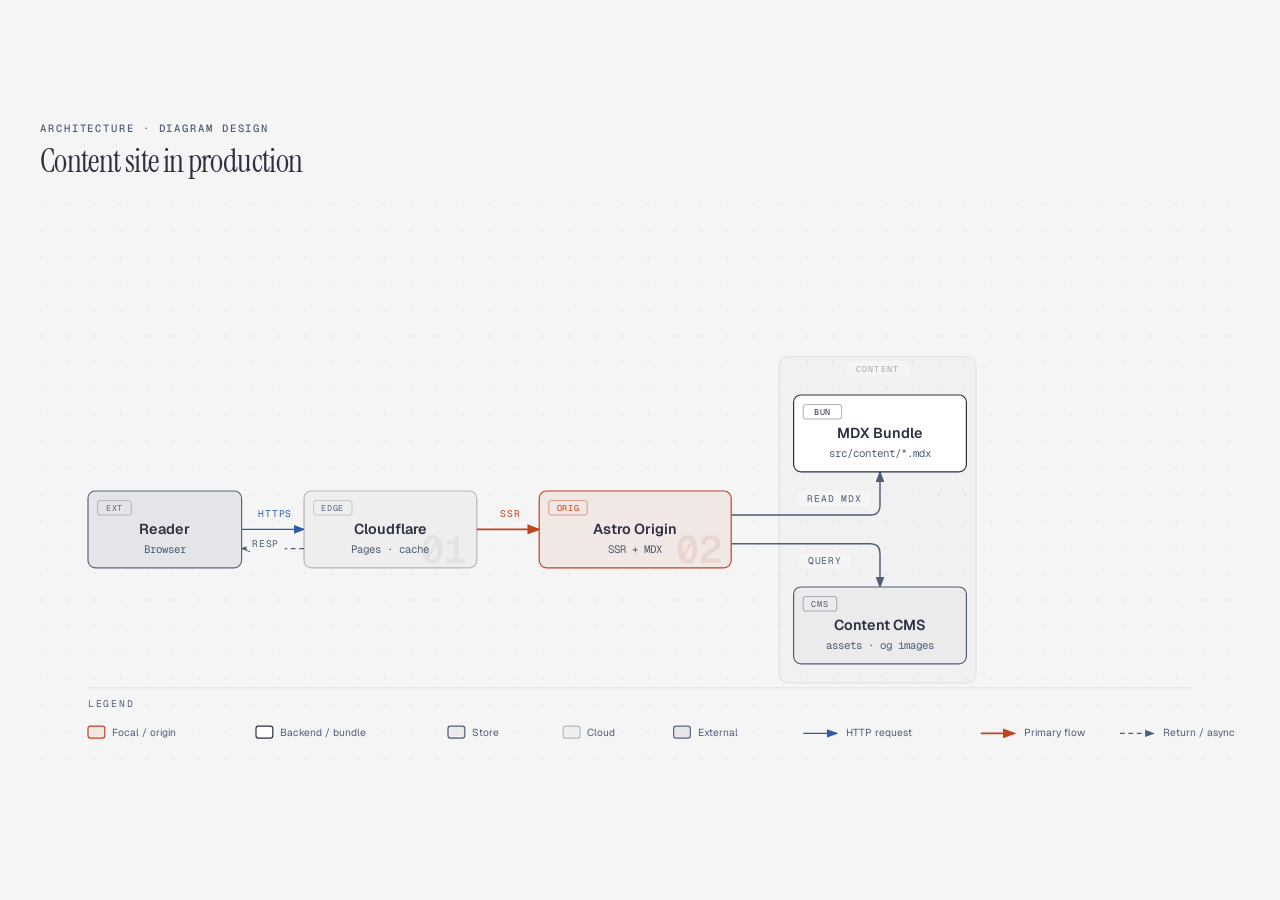
<file: .cursor/skills/draw-diagram/vendor/diagram-design/assets/example-architecture.html>
<!DOCTYPE html>
<html lang="en">
<head>
  <meta charset="UTF-8">
  <meta name="viewport" content="width=device-width, initial-scale=1.0">
  <title>Content site · Architecture</title>
  <link href="https://fonts.googleapis.com/css2?family=Instrument+Serif:ital@0;1&family=Geist:wght@400;500;600&family=Geist+Mono:wght@400;500;600&display=swap" rel="stylesheet">
  <style>
    *, *::before, *::after { box-sizing: border-box; margin: 0; padding: 0; }
    :root {
      --color-paper:   #f5f5f5;
      --color-ink:     #2d3142;
      --color-muted:   #4f5d75;
      --color-accent:  #bf4520;
      --font-sans:     'Geist', system-ui, sans-serif;
      --font-serif:    'Instrument Serif', serif;
      --font-mono:     'Geist Mono', ui-monospace, monospace;
    }

    body {
      font-family: var(--font-sans);
      background: var(--color-paper);
      color: var(--color-ink);
      min-height: 100vh;
      display: flex;
      align-items: center;
      justify-content: center;
      padding: 3rem 2rem;
    }

    .frame { max-width: 1200px; width: 100%; }

    .eyebrow {
      font-family: var(--font-mono);
      font-size: 0.66rem;
      font-weight: 500;
      letter-spacing: 0.18em;
      text-transform: uppercase;
      color: var(--color-muted);
      margin-bottom: 0.5rem;
    }

    h1 {
      font-family: var(--font-serif);
      font-size: clamp(1.5rem, 2.4vw + 0.75rem, 2rem);
      font-weight: 400;
      letter-spacing: -0.02em;
      line-height: 1.15;
      color: var(--color-ink);
      margin-bottom: 1.5rem;
    }

    svg { width: 100%; min-width: 900px; display: block; }
  </style>
</head>
<body>
  <div class="frame">
    <p class="eyebrow">Architecture · Diagram Design</p>
    <h1>Content site in production</h1>

    <svg viewBox="0 0 1000 480" xmlns="http://www.w3.org/2000/svg" role="img" aria-labelledby="architecture-title architecture-desc">
      <title id="architecture-title">Content site in production</title>
      <desc id="architecture-desc">Architecture diagram showing reader requests moving through Cloudflare to an Astro origin, MDX bundle, and content CMS.</desc>
        <defs>
          <pattern id="dots" width="22" height="22" patternUnits="userSpaceOnUse">
            <circle cx="1" cy="1" r="0.9" fill="rgba(45,49,66,0.10)"/>
          </pattern>
          <marker id="arrow" markerWidth="8" markerHeight="6" refX="7" refY="3" orient="auto"><polygon points="0 0, 8 3, 0 6" fill="#4f5d75"/></marker>
          <marker id="arrow-accent" markerWidth="8" markerHeight="6" refX="7" refY="3" orient="auto"><polygon points="0 0, 8 3, 0 6" fill="#bf4520"/></marker>
          <marker id="arrow-link" markerWidth="8" markerHeight="6" refX="7" refY="3" orient="auto"><polygon points="0 0, 8 3, 0 6" fill="#2e5aa8"/></marker>
        </defs>

        <rect width="100%" height="100%" fill="#f5f5f5"/>
        <rect width="100%" height="100%" fill="url(#dots)" opacity="0.55"/>

        <!-- Zone: Content services (drawn before arrows and nodes) -->
        <rect x="616" y="128" width="164" height="272" rx="8"
              fill="rgba(45,49,66,0.02)" stroke="rgba(45,49,66,0.10)" stroke-width="0.8"/>
        <rect x="672" y="132" width="52" height="12" rx="2" fill="#f5f5f5"/>
        <text x="698" y="141" fill="rgba(45,49,66,0.40)" font-size="7" font-family="'Geist Mono', monospace"
              text-anchor="middle" letter-spacing="0.14em">CONTENT</text>

        <!-- Arrows first (behind boxes) -->
        <line x1="168" y1="272" x2="220" y2="272" stroke="#2e5aa8" stroke-width="1.2" marker-end="url(#arrow-link)"/>
        <line x1="364" y1="272" x2="416" y2="272" stroke="#bf4520" stroke-width="1.4" marker-end="url(#arrow-accent)"/>
        <!-- Two fanned ports on Astro's right edge, each turning once into MDX bottom / CMS top -->
        <path d="M 576,260 H 692 Q 700,260 700,252 V 224"
              fill="none" stroke="#4f5d75" stroke-width="1.2" marker-end="url(#arrow)"/>
        <path d="M 576,284 H 692 Q 700,284 700,292 V 320"
              fill="none" stroke="#4f5d75" stroke-width="1.2" marker-end="url(#arrow)"/>

        <!-- Dashed return: Cloudflare→Reader (cached HTML — same orthogonal rules as solid) -->
        <path d="M 220,288 H 168" fill="none" stroke="#4f5d75" stroke-width="1" stroke-dasharray="4,3" marker-end="url(#arrow)"/>

        <!-- Arrow labels -->
        <rect x="172" y="252" width="48" height="12" rx="2" fill="#f5f5f5"/>
        <text x="196" y="262" fill="#2e5aa8" font-size="8" font-family="'Geist Mono', monospace" text-anchor="middle" letter-spacing="0.08em">HTTPS</text>

        <rect x="172" y="278" width="32" height="12" rx="2" fill="#f5f5f5"/>
        <text x="188" y="287" fill="#4f5d75" font-size="8" font-family="'Geist Mono', monospace" text-anchor="middle" letter-spacing="0.08em">RESP</text>

        <rect x="368" y="252" width="48" height="12" rx="2" fill="#f5f5f5"/>
        <text x="392" y="262" fill="#bf4520" font-size="8" font-family="'Geist Mono', monospace" text-anchor="middle" letter-spacing="0.08em">SSR</text>

        <rect x="632" y="240" width="60" height="12" rx="2" fill="#f5f5f5"/>
        <text x="662" y="249" fill="#4f5d75" font-size="8" font-family="'Geist Mono', monospace" text-anchor="middle" letter-spacing="0.08em">READ MDX</text>

        <rect x="632" y="292" width="44" height="12" rx="2" fill="#f5f5f5"/>
        <text x="654" y="301" fill="#4f5d75" font-size="8" font-family="'Geist Mono', monospace" text-anchor="middle" letter-spacing="0.08em">QUERY</text>

        <!-- Node: Reader -->
        <rect x="40" y="240" width="128" height="64" rx="6" fill="#f5f5f5"/>
        <rect x="40" y="240" width="128" height="64" rx="6" fill="rgba(79,93,117,0.10)" stroke="#5a6580" stroke-width="1"/>
        <rect x="48" y="248" width="28" height="12" rx="2" fill="transparent" stroke="rgba(90,101,128,0.40)" stroke-width="0.8"/>
        <text x="62" y="257" fill="#5a6580" font-size="7" font-family="'Geist Mono', monospace" text-anchor="middle" letter-spacing="0.08em">EXT</text>
        <text x="104" y="276" fill="#2d3142" font-size="12" font-weight="600" font-family="'Geist', sans-serif" text-anchor="middle">Reader</text>
        <text x="104" y="292" fill="#4f5d75" font-size="9" font-family="'Geist Mono', monospace" text-anchor="middle">Browser</text>

        <!-- Node: Cloudflare -->
        <rect x="220" y="240" width="144" height="64" rx="6" fill="#f5f5f5"/>
        <rect x="220" y="240" width="144" height="64" rx="6" fill="rgba(45,49,66,0.03)" stroke="rgba(45,49,66,0.30)" stroke-width="1"/>
        <rect x="228" y="248" width="32" height="12" rx="2" fill="transparent" stroke="rgba(45,49,66,0.22)" stroke-width="0.8"/>
        <text x="244" y="257" fill="#5a6580" font-size="7" font-family="'Geist Mono', monospace" text-anchor="middle" letter-spacing="0.08em">EDGE</text>
        <text x="356" y="300" fill="rgba(45,49,66,0.06)" font-size="32" font-weight="600" font-family="'Geist Mono', monospace" text-anchor="end">01</text>
        <text x="292" y="276" fill="#2d3142" font-size="12" font-weight="600" font-family="'Geist', sans-serif" text-anchor="middle">Cloudflare</text>
        <text x="292" y="292" fill="#4f5d75" font-size="9" font-family="'Geist Mono', monospace" text-anchor="middle">Pages · cache</text>

        <!-- Node: Astro (focal coral) -->
        <rect x="416" y="240" width="160" height="64" rx="6" fill="#f5f5f5"/>
        <rect x="416" y="240" width="160" height="64" rx="6" fill="rgba(191,69,32,0.08)" stroke="#bf4520" stroke-width="1"/>
        <rect x="424" y="248" width="32" height="12" rx="2" fill="transparent" stroke="rgba(191,69,32,0.50)" stroke-width="0.8"/>
        <text x="440" y="257" fill="#bf4520" font-size="7" font-family="'Geist Mono', monospace" text-anchor="middle" letter-spacing="0.08em">ORIG</text>
        <text x="568" y="300" fill="rgba(191,69,32,0.10)" font-size="32" font-weight="600" font-family="'Geist Mono', monospace" text-anchor="end">02</text>
        <text x="496" y="276" fill="#2d3142" font-size="12" font-weight="600" font-family="'Geist', sans-serif" text-anchor="middle">Astro Origin</text>
        <text x="496" y="292" fill="#4f5d75" font-size="9" font-family="'Geist Mono', monospace" text-anchor="middle">SSR + MDX</text>

        <!-- Node: MDX Bundle -->
        <rect x="628" y="160" width="144" height="64" rx="6" fill="#f5f5f5"/>
        <rect x="628" y="160" width="144" height="64" rx="6" fill="#ffffff" stroke="#2d3142" stroke-width="1"/>
        <rect x="636" y="168" width="32" height="12" rx="2" fill="transparent" stroke="rgba(45,49,66,0.40)" stroke-width="0.8"/>
        <text x="652" y="177" fill="#2d3142" font-size="7" font-family="'Geist Mono', monospace" text-anchor="middle" letter-spacing="0.08em">BUN</text>
        <text x="700" y="196" fill="#2d3142" font-size="12" font-weight="600" font-family="'Geist', sans-serif" text-anchor="middle">MDX Bundle</text>
        <text x="700" y="212" fill="#4f5d75" font-size="9" font-family="'Geist Mono', monospace" text-anchor="middle">src/content/*.mdx</text>

        <!-- Node: Content CMS -->
        <rect x="628" y="320" width="144" height="64" rx="6" fill="#f5f5f5"/>
        <rect x="628" y="320" width="144" height="64" rx="6" fill="rgba(45,49,66,0.05)" stroke="#4f5d75" stroke-width="1"/>
        <rect x="636" y="328" width="28" height="12" rx="2" fill="transparent" stroke="rgba(79,93,117,0.50)" stroke-width="0.8"/>
        <text x="650" y="337" fill="#4f5d75" font-size="7" font-family="'Geist Mono', monospace" text-anchor="middle" letter-spacing="0.08em">CMS</text>
        <text x="700" y="356" fill="#2d3142" font-size="12" font-weight="600" font-family="'Geist', sans-serif" text-anchor="middle">Content CMS</text>
        <text x="700" y="372" fill="#4f5d75" font-size="9" font-family="'Geist Mono', monospace" text-anchor="middle">assets · og images</text>

        <!-- Legend strip -->
        <line x1="40" y1="404" x2="960" y2="404" stroke="rgba(45,49,66,0.10)" stroke-width="0.8"/>
        <text x="40" y="420" fill="#4f5d75" font-size="8" font-family="'Geist Mono', monospace" letter-spacing="0.18em">LEGEND</text>

        <rect x="40" y="436" width="14" height="10" rx="2" fill="rgba(191,69,32,0.08)" stroke="#bf4520" stroke-width="1"/>
        <text x="60" y="444" fill="#4f5d75" font-size="8.5" font-family="'Geist', sans-serif">Focal / origin</text>

        <rect x="180" y="436" width="14" height="10" rx="2" fill="#ffffff" stroke="#2d3142" stroke-width="1"/>
        <text x="200" y="444" fill="#4f5d75" font-size="8.5" font-family="'Geist', sans-serif">Backend / bundle</text>

        <rect x="340" y="436" width="14" height="10" rx="2" fill="rgba(45,49,66,0.05)" stroke="#4f5d75" stroke-width="1"/>
        <text x="360" y="444" fill="#4f5d75" font-size="8.5" font-family="'Geist', sans-serif">Store</text>

        <rect x="436" y="436" width="14" height="10" rx="2" fill="rgba(45,49,66,0.03)" stroke="rgba(45,49,66,0.30)" stroke-width="1"/>
        <text x="456" y="444" fill="#4f5d75" font-size="8.5" font-family="'Geist', sans-serif">Cloud</text>

        <rect x="528" y="436" width="14" height="10" rx="2" fill="rgba(79,93,117,0.10)" stroke="#5a6580" stroke-width="1"/>
        <text x="548" y="444" fill="#4f5d75" font-size="8.5" font-family="'Geist', sans-serif">External</text>

        <line x1="636" y1="442" x2="664" y2="442" stroke="#2e5aa8" stroke-width="1.2" marker-end="url(#arrow-link)"/>
        <text x="672" y="444" fill="#4f5d75" font-size="8.5" font-family="'Geist', sans-serif">HTTP request</text>

        <line x1="784" y1="442" x2="812" y2="442" stroke="#bf4520" stroke-width="1.4" marker-end="url(#arrow-accent)"/>
        <text x="820" y="444" fill="#4f5d75" font-size="8.5" font-family="'Geist', sans-serif">Primary flow</text>

        <line x1="900" y1="442" x2="928" y2="442" stroke="#4f5d75" stroke-width="1" stroke-dasharray="4,3" marker-end="url(#arrow)"/>
        <text x="936" y="444" fill="#4f5d75" font-size="8.5" font-family="'Geist', sans-serif">Return / async</text>
      </svg>
  </div>
</body>
</html>
</file>
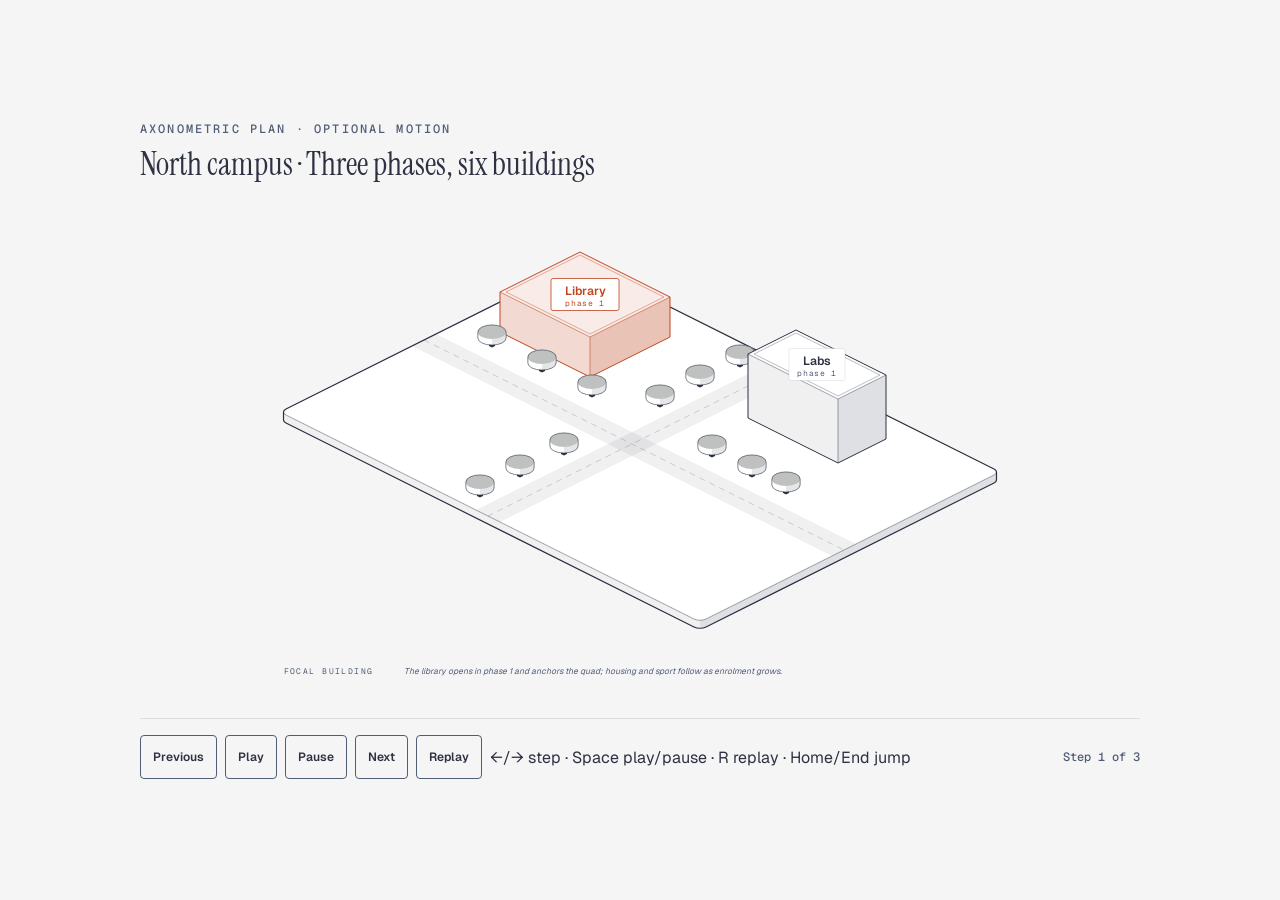
<file: .cursor/skills/draw-diagram/vendor/diagram-design/assets/example-axonometric-plan-campus-animated.html>
<!DOCTYPE html>
<html lang="en">
<head>
  <meta charset="UTF-8">
  <meta name="viewport" content="width=device-width, initial-scale=1.0">
  <title>North campus · Three phases, six buildings</title>
  <link href="https://fonts.googleapis.com/css2?family=Instrument+Serif:ital@0;1&family=Geist:wght@400;500;600&family=Geist+Mono:wght@400;500;600&family=Noto+Serif:ital@0;1&family=Noto+Sans+KR:wght@400;500;600&family=Noto+Serif+KR:wght@400&family=Noto+Sans+TC:wght@400;500;600&family=Noto+Serif+TC:wght@400&display=swap" rel="stylesheet">
  <style>
    *, *::before, *::after { box-sizing: border-box; }
    :root {
      --color-paper: #f5f5f5;
      --color-ink: #2d3142;
      --color-muted: #4f5d75;
      --color-soft: #5a6580;
      --color-accent: #bf4520;
      --color-rule: rgba(45,49,66,0.12);
      --font-sans: 'Geist', system-ui, sans-serif;
      --font-serif: 'Instrument Serif', 'Noto Serif', 'Noto Serif KR', serif;
      --font-mono: 'Geist Mono', ui-monospace, monospace;
      --motion-fast: 160ms;
      --motion-step: 600ms;
      --motion-hold: 900ms;
      --motion-total: 2700ms;
      --motion-ease: cubic-bezier(.2,.8,.2,1);
    }
    body {
      margin: 0;
      min-height: 100vh;
      display: grid;
      place-items: center;
      padding: 48px 32px;
      color: var(--color-ink);
      background: var(--color-paper);
      font-family: var(--font-sans);
    }
    [data-motion-root] { width: min(100%, 1000px); }
    .eyebrow {
      margin: 0 0 8px;
      color: var(--color-muted);
      font: 500 12px/1.4 var(--font-mono);
      letter-spacing: .18em;
      text-transform: uppercase;
    }
    h1 { margin: 0 0 24px; font: 400 32px/1.15 var(--font-serif); }
    svg { display: block; width: 100%; min-width: 1000px; }
    /* The SVG holds its readable width (min-width == the viewBox width, so the
       type ramp is never silently scaled down). This wrapper lets a narrow
       screen scroll the diagram instead of the whole page. body is a centred
       grid, so the root needs max-width/min-width to stop the grid item from
       sizing itself to the SVG's max-content width. */
    [data-motion-root] { max-width: 100%; min-width: 0; }
    .diagram-container { width: 100%; overflow-x: auto; }

    /* Static source is complete. Only an initialized enhancement hides items. */
    .motion-ready [data-motion-item] {
      opacity: .12;
      transform: translateY(8px);
      transform-box: fill-box;
      transform-origin: center;
      transition: opacity var(--motion-step) var(--motion-ease),
                  transform var(--motion-step) var(--motion-ease);
    }
    .motion-ready [data-motion-item].is-visible,
    .motion-ready[data-frame="end"] [data-motion-item],
    .motion-ready[data-frame="static"] [data-motion-item] {
      opacity: 1;
      transform: none;
    }
    .draw-path {
      fill: none;
      stroke: var(--color-accent);
      stroke-width: 3;
      stroke-dasharray: 1;
      stroke-dashoffset: 1;
      pointer-events: none;
    }
    .motion-ready .draw-path.is-visible {
      animation: draw-path var(--motion-step) linear forwards;
    }
    .flow-token { opacity: 0; pointer-events: none; }
    .motion-ready.is-playing .flow-token.is-visible {
      opacity: 1;
      animation: token-flow 3.2s linear 1 forwards;
    }
    .motion-ready[data-motion-mode="loop"].is-playing .flow-token.is-visible {
      animation-iteration-count: infinite;
    }
    @keyframes draw-path { to { stroke-dashoffset: 0; } }
    @keyframes token-flow {
      0% { transform: translateX(0); }
      100% { transform: translateX(240px); }
    }

    [data-motion-controls] {
      display: none;
      align-items: center;
      flex-wrap: wrap;
      gap: 8px;
      margin-top: 16px;
      padding-top: 16px;
      border-top: 1px solid var(--color-rule);
    }
    .motion-ready [data-motion-controls] { display: flex; }
    [data-motion-controls][hidden] { display: none !important; }
    [data-motion-controls] button {
      min-width: 44px;
      min-height: 44px;
      padding: 8px 12px;
      border: 1px solid var(--color-muted);
      border-radius: 4px;
      color: var(--color-ink);
      background: var(--color-paper);
      font: 600 12px/1 var(--font-sans);
      cursor: pointer;
    }
    [data-motion-controls] button:hover { border-color: var(--color-accent); }
    [data-motion-controls] button:focus-visible {
      outline: 3px solid var(--color-accent);
      outline-offset: 2px;
    }
    [data-motion-controls] button:disabled { cursor: not-allowed; opacity: .45; }
    [data-motion-status-visible] {
      margin-left: auto;
      color: var(--color-muted);
      font: 500 12px/1.4 var(--font-mono);
    }
    .sr-only {
      position: absolute;
      width: 1px;
      height: 1px;
      padding: 0;
      margin: -1px;
      overflow: hidden;
      clip: rect(0,0,0,0);
      white-space: nowrap;
      border: 0;
    }
    noscript p {
      margin: 12px 0 0;
      color: var(--color-muted);
      font: 500 12px/1.4 var(--font-mono);
    }

    html[data-motion="static"] [data-motion-controls],
    html[data-motion="static"] [data-motion-decorative] { display: none !important; }
    html[data-motion="static"] [data-motion-item] {
      opacity: 1 !important;
      transform: none !important;
      animation: none !important;
      transition: none !important;
    }
    html[data-motion="step"] [data-motion-controls],
    html[data-motion="step"] [data-motion-decorative] { display: none !important; }
    html[data-motion="step"] [data-motion-item] {
      animation: none !important;
      transition: none !important;
    }
    @media (prefers-reduced-motion: reduce) {
      *, *::before, *::after {
        animation-duration: .001ms !important;
        animation-iteration-count: 1 !important;
        scroll-behavior: auto !important;
        transition-duration: .001ms !important;
      }
      [data-motion-item] { opacity: 1 !important; transform: none !important; }
      [data-motion-decorative] { display: none !important; }
      [data-motion-controls] { display: none !important; }
    }
    @media print {
      /* Paper has no scrollbar, so the local scroller would clip instead of
         scroll. Let the diagram scale down to the sheet: smaller but whole
         beats sharp but cut off. */
      .diagram-container { overflow-x: visible; }
      svg { min-width: 0; }
      [data-motion-controls], [data-motion-decorative] { display: none !important; }
      [data-motion-item] {
        opacity: 1 !important;
        transform: none !important;
        animation: none !important;
        transition: none !important;
      }
    }

    /* Static source is the finished plan. Only an initialized enhancement hides
       the buildings, which then drop in by phase, never further than 16px. */
    .motion-ready [data-motion-item][data-appear] { opacity: 0; transform: translateY(-16px); transition: none; }
    .motion-ready [data-motion-item][data-appear].is-visible { opacity: 1; transform: none; transition: opacity var(--motion-step) var(--motion-ease), transform var(--motion-step) var(--motion-ease); }
    .motion-ready[data-frame="end"] [data-motion-item][data-appear],
    .motion-ready[data-frame="static"] [data-motion-item][data-appear] { opacity: 1; transform: none; }
  </style>
</head>
<body>
  <main data-motion-root data-motion-mode="reveal" data-step-count="3" data-step-current="3" data-frame="static" data-static-frame="complete">
    <p class="eyebrow">Axonometric plan · Optional motion</p>
    <h1>North campus · Three phases, six buildings</h1>

    <div class="diagram-container">
      <svg viewBox="0 0 1000 496" xmlns="http://www.w3.org/2000/svg" role="img" aria-labelledby="axonometric-plan-campus-animated-title axonometric-plan-campus-animated-desc">
        <title id="axonometric-plan-campus-animated-title">North campus · Three phases, six buildings</title>
        <desc id="axonometric-plan-campus-animated-desc">Campus site plan with the library and labs in phase 1, two dorms in phase 2, and the sports hall and parking in phase 3, with the library as the focal building.</desc>
        <rect width="100%" height="100%" fill="#f5f5f5"/>
        <g data-axo-plan data-origin="440 64">
        <g data-plate data-rect="0 0 420 300 6" data-z="0" data-t="8"><path data-role="silhouette" d="M 143.51 206 A 8.49 4.24 0 0 1 146 203 L 434 59 A 8.49 4.24 0 0 1 446 59 L 854 263 A 8.49 4.24 0 0 1 856.49 266 L 856.49 274 A 8.49 4.24 0 0 1 854 277 L 566 421 A 8.49 4.24 0 0 1 554 421 L 146 217 A 8.49 4.24 0 0 1 143.51 214 Z" fill="#ffffff"/><path d="M 143.51 206 A 8.49 4.24 0 0 0 146 209 L 554 413 A 8.49 4.24 0 0 0 560 414.24 L 560 422.24 A 8.49 4.24 0 0 1 554 421 L 146 217 A 8.49 4.24 0 0 1 143.51 214 Z" fill="rgba(45,49,66,0.07)"/><path d="M 560 414.24 A 8.49 4.24 0 0 0 566 413 L 854 269 A 8.49 4.24 0 0 0 856.49 266 L 856.49 274 A 8.49 4.24 0 0 1 854 277 L 566 421 A 8.49 4.24 0 0 1 560 422.24 Z" fill="rgba(45,49,66,0.15)"/><path d="M 143.51 206 A 8.49 4.24 0 0 0 146 209 L 554 413 A 8.49 4.24 0 0 0 566 413 L 854 269 A 8.49 4.24 0 0 0 856.49 266" fill="none" stroke="rgba(45,49,66,0.55)" stroke-width="0.8"/><path d="M 143.51 206 A 8.49 4.24 0 0 1 146 203 L 434 59 A 8.49 4.24 0 0 1 446 59 L 854 263 A 8.49 4.24 0 0 1 856.49 266 L 856.49 274 A 8.49 4.24 0 0 1 854 277 L 566 421 A 8.49 4.24 0 0 1 554 421 L 146 217 A 8.49 4.24 0 0 1 143.51 214 Z" fill="none" stroke="#2d3142" stroke-width="1.2" stroke-linejoin="round"/></g>
        <path d="M 692 350 L 692 350 L 272 140 L 272 140 L 296 128 L 296 128 L 716 338 L 716 338 Z" fill="rgba(45,49,66,0.07)"/>
        <path d="M 360 316 L 360 316 L 336 304 L 336 304 L 636 154 L 636 154 L 660 166 L 660 166 Z" fill="rgba(45,49,66,0.07)"/>
        <line x1="284" y1="134" x2="704" y2="344" stroke="rgba(45,49,66,0.25)" stroke-width="0.8" stroke-dasharray="6,5"/>
        <line x1="648" y1="160" x2="348" y2="310" stroke="rgba(45,49,66,0.25)" stroke-width="0.8" stroke-dasharray="6,5"/>
        <g data-motion-item data-step="1" data-appear aria-label="Library, phase 1"><g data-box data-rect="30 30 120 110 0" data-z="8" data-h="40" data-kind="building" data-name="Library" data-focal><path data-role="silhouette" d="M 360 86 L 360 86 L 440 46 L 440 46 L 530 91 L 530 91 L 530 131 L 530 131 L 450 171 L 450 171 L 360 126 L 360 126 Z" fill="#ffffff"/><path d="M 450 131 L 450 131 L 360 86 L 360 86 L 440 46 L 440 46 L 530 91 L 530 91 Z" fill="rgba(191,69,32,0.10)"/><path d="M 360 86 L 360 86 L 450 131 L 450 131 L 450 171 L 450 171 L 360 126 L 360 126 Z" fill="rgba(191,69,32,0.20)"/><path d="M 450 131 L 450 131 L 530 91 L 530 91 L 530 131 L 530 131 L 450 171 L 450 171 Z" fill="rgba(191,69,32,0.32)"/><path d="M 450 128 L 450 128 L 366 86 L 366 86 L 440 49 L 440 49 L 524 91 L 524 91 Z" fill="none" stroke="rgba(191,69,32,0.70)" stroke-width="0.6"/><path d="M 360 86 L 360 86 L 450 131 L 450 131 L 530 91 L 530 91 M 450 131 L 450 171" fill="none" stroke="rgba(191,69,32,0.70)" stroke-width="0.8"/><path d="M 360 86 L 360 86 L 440 46 L 440 46 L 530 91 L 530 91 L 530 131 L 530 131 L 450 171 L 450 171 L 360 126 L 360 126 Z" fill="none" stroke="#bf4520" stroke-width="1.0" stroke-linejoin="round"/></g><g data-role="tag" data-name="Library" data-at="75 70 48"><rect x="411" y="72.5" width="68" height="32" rx="2" fill="#ffffff" stroke="#bf4520" stroke-width="0.8"/><text data-role="name" x="445" y="88.5" text-anchor="middle" fill="#bf4520" font-size="12" font-weight="600" font-family="'Geist', sans-serif">Library</text><text x="445" y="99.5" text-anchor="middle" fill="#bf4520" font-size="8" font-family="'Geist Mono', monospace" letter-spacing="0.08em">phase 1</text></g></g>
        <g data-box data-rect="30 118 50 138 10" data-z="16" data-h="6" data-kind="tree"><path data-role="silhouette" d="M 337.86 126 A 14.14 7.07 0 0 1 342 121 L 342 121 A 14.14 7.07 0 0 1 362 121 L 362 121 A 14.14 7.07 0 0 1 366.14 126 L 366.14 132 A 14.14 7.07 0 0 1 362 137 L 362 137 A 14.14 7.07 0 0 1 342 137 L 342 137 A 14.14 7.07 0 0 1 337.86 132 Z" fill="#ffffff"/><path d="M 349 132 L 349 132 L 352 130.5 L 352 130.5 L 355 132 L 355 132 L 355 140 L 355 140 L 352 141.5 L 352 141.5 L 349 140 L 349 140 Z" fill="#2d3142"/><path d="M 337.86 126 A 14.14 7.07 0 0 1 342 121 L 342 121 A 14.14 7.07 0 0 1 362 121 L 362 121 A 14.14 7.07 0 0 1 366.14 126 L 366.14 132 A 14.14 7.07 0 0 1 362 137 L 362 137 A 14.14 7.07 0 0 1 342 137 L 342 137 A 14.14 7.07 0 0 1 337.86 132 Z" fill="#ffffff"/><path d="M 352 133.07 A 14.14 7.07 0 0 0 362 131 L 362 131 A 14.14 7.07 0 0 0 366.14 126 L 366.14 132 A 14.14 7.07 0 0 1 362 137 L 362 137 A 14.14 7.07 0 0 1 352 139.07 Z" fill="rgba(45,49,66,0.12)"/><path d="M 362 131 A 14.14 7.07 0 0 1 342 131 L 342 131 A 14.14 7.07 0 0 1 342 121 L 342 121 A 14.14 7.07 0 0 1 362 121 L 362 121 A 14.14 7.07 0 0 1 362 131 Z" fill="#bfc0c0"/><path d="M 337.86 126 A 14.14 7.07 0 0 1 342 121 L 342 121 A 14.14 7.07 0 0 1 362 121 L 362 121 A 14.14 7.07 0 0 1 366.14 126 L 366.14 132 A 14.14 7.07 0 0 1 362 137 L 362 137 A 14.14 7.07 0 0 1 342 137 L 342 137 A 14.14 7.07 0 0 1 337.86 132 Z" fill="none" stroke="#2d3142" stroke-width="0.6"/></g>
        <g data-box data-rect="174 14 194 34 10" data-z="16" data-h="6" data-kind="tree"><path data-role="silhouette" d="M 585.86 146 A 14.14 7.07 0 0 1 590 141 L 590 141 A 14.14 7.07 0 0 1 610 141 L 610 141 A 14.14 7.07 0 0 1 614.14 146 L 614.14 152 A 14.14 7.07 0 0 1 610 157 L 610 157 A 14.14 7.07 0 0 1 590 157 L 590 157 A 14.14 7.07 0 0 1 585.86 152 Z" fill="#ffffff"/><path d="M 597 152 L 597 152 L 600 150.5 L 600 150.5 L 603 152 L 603 152 L 603 160 L 603 160 L 600 161.5 L 600 161.5 L 597 160 L 597 160 Z" fill="#2d3142"/><path d="M 585.86 146 A 14.14 7.07 0 0 1 590 141 L 590 141 A 14.14 7.07 0 0 1 610 141 L 610 141 A 14.14 7.07 0 0 1 614.14 146 L 614.14 152 A 14.14 7.07 0 0 1 610 157 L 610 157 A 14.14 7.07 0 0 1 590 157 L 590 157 A 14.14 7.07 0 0 1 585.86 152 Z" fill="#ffffff"/><path d="M 600 153.07 A 14.14 7.07 0 0 0 610 151 L 610 151 A 14.14 7.07 0 0 0 614.14 146 L 614.14 152 A 14.14 7.07 0 0 1 610 157 L 610 157 A 14.14 7.07 0 0 1 600 159.07 Z" fill="rgba(45,49,66,0.12)"/><path d="M 610 151 A 14.14 7.07 0 0 1 590 151 L 590 151 A 14.14 7.07 0 0 1 590 141 L 590 141 A 14.14 7.07 0 0 1 610 141 L 610 141 A 14.14 7.07 0 0 1 610 151 Z" fill="#bfc0c0"/><path d="M 585.86 146 A 14.14 7.07 0 0 1 590 141 L 590 141 A 14.14 7.07 0 0 1 610 141 L 610 141 A 14.14 7.07 0 0 1 614.14 146 L 614.14 152 A 14.14 7.07 0 0 1 610 157 L 610 157 A 14.14 7.07 0 0 1 590 157 L 590 157 A 14.14 7.07 0 0 1 585.86 152 Z" fill="none" stroke="#2d3142" stroke-width="0.6"/></g>
        <g data-box data-rect="80 118 100 138 10" data-z="16" data-h="6" data-kind="tree"><path data-role="silhouette" d="M 387.86 151 A 14.14 7.07 0 0 1 392 146 L 392 146 A 14.14 7.07 0 0 1 412 146 L 412 146 A 14.14 7.07 0 0 1 416.14 151 L 416.14 157 A 14.14 7.07 0 0 1 412 162 L 412 162 A 14.14 7.07 0 0 1 392 162 L 392 162 A 14.14 7.07 0 0 1 387.86 157 Z" fill="#ffffff"/><path d="M 399 157 L 399 157 L 402 155.5 L 402 155.5 L 405 157 L 405 157 L 405 165 L 405 165 L 402 166.5 L 402 166.5 L 399 165 L 399 165 Z" fill="#2d3142"/><path d="M 387.86 151 A 14.14 7.07 0 0 1 392 146 L 392 146 A 14.14 7.07 0 0 1 412 146 L 412 146 A 14.14 7.07 0 0 1 416.14 151 L 416.14 157 A 14.14 7.07 0 0 1 412 162 L 412 162 A 14.14 7.07 0 0 1 392 162 L 392 162 A 14.14 7.07 0 0 1 387.86 157 Z" fill="#ffffff"/><path d="M 402 158.07 A 14.14 7.07 0 0 0 412 156 L 412 156 A 14.14 7.07 0 0 0 416.14 151 L 416.14 157 A 14.14 7.07 0 0 1 412 162 L 412 162 A 14.14 7.07 0 0 1 402 164.07 Z" fill="rgba(45,49,66,0.12)"/><path d="M 412 156 A 14.14 7.07 0 0 1 392 156 L 392 156 A 14.14 7.07 0 0 1 392 146 L 392 146 A 14.14 7.07 0 0 1 412 146 L 412 146 A 14.14 7.07 0 0 1 412 156 Z" fill="#bfc0c0"/><path d="M 387.86 151 A 14.14 7.07 0 0 1 392 146 L 392 146 A 14.14 7.07 0 0 1 412 146 L 412 146 A 14.14 7.07 0 0 1 416.14 151 L 416.14 157 A 14.14 7.07 0 0 1 412 162 L 412 162 A 14.14 7.07 0 0 1 392 162 L 392 162 A 14.14 7.07 0 0 1 387.86 157 Z" fill="none" stroke="#2d3142" stroke-width="0.6"/></g>
        <g data-motion-item data-step="2" data-appear aria-label="Dorm A, phase 2"><g data-box data-rect="30 186 170 214 0" data-z="8" data-h="44" data-kind="building" data-name="Dorm A"><path data-role="silhouette" d="M 256 134 L 256 134 L 284 120 L 284 120 L 424 190 L 424 190 L 424 234 L 424 234 L 396 248 L 396 248 L 256 178 L 256 178 Z" fill="#ffffff"/><path d="M 256 134 L 256 134 L 396 204 L 396 204 L 396 248 L 396 248 L 256 178 L 256 178 Z" fill="rgba(45,49,66,0.07)"/><path d="M 396 204 L 396 204 L 424 190 L 424 190 L 424 234 L 424 234 L 396 248 L 396 248 Z" fill="rgba(45,49,66,0.15)"/><path d="M 396 201 L 396 201 L 262 134 L 262 134 L 284 123 L 284 123 L 418 190 L 418 190 Z" fill="none" stroke="rgba(45,49,66,0.55)" stroke-width="0.6"/><path d="M 256 134 L 256 134 L 396 204 L 396 204 L 424 190 L 424 190 M 396 204 L 396 248" fill="none" stroke="rgba(45,49,66,0.55)" stroke-width="0.8"/><path d="M 256 134 L 256 134 L 284 120 L 284 120 L 424 190 L 424 190 L 424 234 L 424 234 L 396 248 L 396 248 L 256 178 L 256 178 Z" fill="none" stroke="#2d3142" stroke-width="1.0" stroke-linejoin="round"/></g><g data-role="tag" data-name="Dorm A" data-at="130 200 52"><rect x="340" y="161" width="60" height="32" rx="2" fill="#ffffff" stroke="rgba(45,49,66,0.12)" stroke-width="0.8"/><text data-role="name" x="370" y="177" text-anchor="middle" fill="#2d3142" font-size="12" font-weight="600" font-family="'Geist', sans-serif">Dorm A</text><text x="370" y="188" text-anchor="middle" fill="#4f5d75" font-size="8" font-family="'Geist Mono', monospace" letter-spacing="0.08em">phase 2</text></g></g>
        <g data-box data-rect="174 54 194 74 10" data-z="16" data-h="6" data-kind="tree"><path data-role="silhouette" d="M 545.86 166 A 14.14 7.07 0 0 1 550 161 L 550 161 A 14.14 7.07 0 0 1 570 161 L 570 161 A 14.14 7.07 0 0 1 574.14 166 L 574.14 172 A 14.14 7.07 0 0 1 570 177 L 570 177 A 14.14 7.07 0 0 1 550 177 L 550 177 A 14.14 7.07 0 0 1 545.86 172 Z" fill="#ffffff"/><path d="M 557 172 L 557 172 L 560 170.5 L 560 170.5 L 563 172 L 563 172 L 563 180 L 563 180 L 560 181.5 L 560 181.5 L 557 180 L 557 180 Z" fill="#2d3142"/><path d="M 545.86 166 A 14.14 7.07 0 0 1 550 161 L 550 161 A 14.14 7.07 0 0 1 570 161 L 570 161 A 14.14 7.07 0 0 1 574.14 166 L 574.14 172 A 14.14 7.07 0 0 1 570 177 L 570 177 A 14.14 7.07 0 0 1 550 177 L 550 177 A 14.14 7.07 0 0 1 545.86 172 Z" fill="#ffffff"/><path d="M 560 173.07 A 14.14 7.07 0 0 0 570 171 L 570 171 A 14.14 7.07 0 0 0 574.14 166 L 574.14 172 A 14.14 7.07 0 0 1 570 177 L 570 177 A 14.14 7.07 0 0 1 560 179.07 Z" fill="rgba(45,49,66,0.12)"/><path d="M 570 171 A 14.14 7.07 0 0 1 550 171 L 550 171 A 14.14 7.07 0 0 1 550 161 L 550 161 A 14.14 7.07 0 0 1 570 161 L 570 161 A 14.14 7.07 0 0 1 570 171 Z" fill="#bfc0c0"/><path d="M 545.86 166 A 14.14 7.07 0 0 1 550 161 L 550 161 A 14.14 7.07 0 0 1 570 161 L 570 161 A 14.14 7.07 0 0 1 574.14 166 L 574.14 172 A 14.14 7.07 0 0 1 570 177 L 570 177 A 14.14 7.07 0 0 1 550 177 L 550 177 A 14.14 7.07 0 0 1 545.86 172 Z" fill="none" stroke="#2d3142" stroke-width="0.6"/></g>
        <g data-box data-rect="130 118 150 138 10" data-z="16" data-h="6" data-kind="tree"><path data-role="silhouette" d="M 437.86 176 A 14.14 7.07 0 0 1 442 171 L 442 171 A 14.14 7.07 0 0 1 462 171 L 462 171 A 14.14 7.07 0 0 1 466.14 176 L 466.14 182 A 14.14 7.07 0 0 1 462 187 L 462 187 A 14.14 7.07 0 0 1 442 187 L 442 187 A 14.14 7.07 0 0 1 437.86 182 Z" fill="#ffffff"/><path d="M 449 182 L 449 182 L 452 180.5 L 452 180.5 L 455 182 L 455 182 L 455 190 L 455 190 L 452 191.5 L 452 191.5 L 449 190 L 449 190 Z" fill="#2d3142"/><path d="M 437.86 176 A 14.14 7.07 0 0 1 442 171 L 442 171 A 14.14 7.07 0 0 1 462 171 L 462 171 A 14.14 7.07 0 0 1 466.14 176 L 466.14 182 A 14.14 7.07 0 0 1 462 187 L 462 187 A 14.14 7.07 0 0 1 442 187 L 442 187 A 14.14 7.07 0 0 1 437.86 182 Z" fill="#ffffff"/><path d="M 452 183.07 A 14.14 7.07 0 0 0 462 181 L 462 181 A 14.14 7.07 0 0 0 466.14 176 L 466.14 182 A 14.14 7.07 0 0 1 462 187 L 462 187 A 14.14 7.07 0 0 1 452 189.07 Z" fill="rgba(45,49,66,0.12)"/><path d="M 462 181 A 14.14 7.07 0 0 1 442 181 L 442 181 A 14.14 7.07 0 0 1 442 171 L 442 171 A 14.14 7.07 0 0 1 462 171 L 462 171 A 14.14 7.07 0 0 1 462 181 Z" fill="#bfc0c0"/><path d="M 437.86 176 A 14.14 7.07 0 0 1 442 171 L 442 171 A 14.14 7.07 0 0 1 462 171 L 462 171 A 14.14 7.07 0 0 1 466.14 176 L 466.14 182 A 14.14 7.07 0 0 1 462 187 L 462 187 A 14.14 7.07 0 0 1 442 187 L 442 187 A 14.14 7.07 0 0 1 437.86 182 Z" fill="none" stroke="#2d3142" stroke-width="0.6"/></g>
        <g data-motion-item data-step="1" data-appear aria-label="Labs, phase 1"><g data-box data-rect="240 24 330 72 0" data-z="8" data-h="64" data-kind="building" data-name="Labs"><path data-role="silhouette" d="M 608 148 L 608 148 L 656 124 L 656 124 L 746 169 L 746 169 L 746 233 L 746 233 L 698 257 L 698 257 L 608 212 L 608 212 Z" fill="#ffffff"/><path d="M 608 148 L 608 148 L 698 193 L 698 193 L 698 257 L 698 257 L 608 212 L 608 212 Z" fill="rgba(45,49,66,0.07)"/><path d="M 698 193 L 698 193 L 746 169 L 746 169 L 746 233 L 746 233 L 698 257 L 698 257 Z" fill="rgba(45,49,66,0.15)"/><path d="M 698 190 L 698 190 L 614 148 L 614 148 L 656 127 L 656 127 L 740 169 L 740 169 Z" fill="none" stroke="rgba(45,49,66,0.55)" stroke-width="0.6"/><path d="M 608 148 L 608 148 L 698 193 L 698 193 L 746 169 L 746 169 M 698 193 L 698 257" fill="none" stroke="rgba(45,49,66,0.55)" stroke-width="0.8"/><path d="M 608 148 L 608 148 L 656 124 L 656 124 L 746 169 L 746 169 L 746 233 L 746 233 L 698 257 L 698 257 L 608 212 L 608 212 Z" fill="none" stroke="#2d3142" stroke-width="1.0" stroke-linejoin="round"/></g><g data-role="tag" data-name="Labs" data-at="285 48 72"><rect x="649" y="142.5" width="56" height="32" rx="2" fill="#ffffff" stroke="rgba(45,49,66,0.12)" stroke-width="0.8"/><text data-role="name" x="677" y="158.5" text-anchor="middle" fill="#2d3142" font-size="12" font-weight="600" font-family="'Geist', sans-serif">Labs</text><text x="677" y="169.5" text-anchor="middle" fill="#4f5d75" font-size="8" font-family="'Geist Mono', monospace" letter-spacing="0.08em">phase 1</text></g></g>
        <g data-box data-rect="174 94 194 114 10" data-z="16" data-h="6" data-kind="tree"><path data-role="silhouette" d="M 505.86 186 A 14.14 7.07 0 0 1 510 181 L 510 181 A 14.14 7.07 0 0 1 530 181 L 530 181 A 14.14 7.07 0 0 1 534.14 186 L 534.14 192 A 14.14 7.07 0 0 1 530 197 L 530 197 A 14.14 7.07 0 0 1 510 197 L 510 197 A 14.14 7.07 0 0 1 505.86 192 Z" fill="#ffffff"/><path d="M 517 192 L 517 192 L 520 190.5 L 520 190.5 L 523 192 L 523 192 L 523 200 L 523 200 L 520 201.5 L 520 201.5 L 517 200 L 517 200 Z" fill="#2d3142"/><path d="M 505.86 186 A 14.14 7.07 0 0 1 510 181 L 510 181 A 14.14 7.07 0 0 1 530 181 L 530 181 A 14.14 7.07 0 0 1 534.14 186 L 534.14 192 A 14.14 7.07 0 0 1 530 197 L 530 197 A 14.14 7.07 0 0 1 510 197 L 510 197 A 14.14 7.07 0 0 1 505.86 192 Z" fill="#ffffff"/><path d="M 520 193.07 A 14.14 7.07 0 0 0 530 191 L 530 191 A 14.14 7.07 0 0 0 534.14 186 L 534.14 192 A 14.14 7.07 0 0 1 530 197 L 530 197 A 14.14 7.07 0 0 1 520 199.07 Z" fill="rgba(45,49,66,0.12)"/><path d="M 530 191 A 14.14 7.07 0 0 1 510 191 L 510 191 A 14.14 7.07 0 0 1 510 181 L 510 181 A 14.14 7.07 0 0 1 530 181 L 530 181 A 14.14 7.07 0 0 1 530 191 Z" fill="#bfc0c0"/><path d="M 505.86 186 A 14.14 7.07 0 0 1 510 181 L 510 181 A 14.14 7.07 0 0 1 530 181 L 530 181 A 14.14 7.07 0 0 1 534.14 186 L 534.14 192 A 14.14 7.07 0 0 1 530 197 L 530 197 A 14.14 7.07 0 0 1 510 197 L 510 197 A 14.14 7.07 0 0 1 505.86 192 Z" fill="none" stroke="#2d3142" stroke-width="0.6"/></g>
        <g data-motion-item data-step="2" data-appear aria-label="Dorm B, phase 2"><g data-box data-rect="30 240 170 268 0" data-z="8" data-h="44" data-kind="building" data-name="Dorm B"><path data-role="silhouette" d="M 202 161 L 202 161 L 230 147 L 230 147 L 370 217 L 370 217 L 370 261 L 370 261 L 342 275 L 342 275 L 202 205 L 202 205 Z" fill="#ffffff"/><path d="M 202 161 L 202 161 L 342 231 L 342 231 L 342 275 L 342 275 L 202 205 L 202 205 Z" fill="rgba(45,49,66,0.07)"/><path d="M 342 231 L 342 231 L 370 217 L 370 217 L 370 261 L 370 261 L 342 275 L 342 275 Z" fill="rgba(45,49,66,0.15)"/><path d="M 342 228 L 342 228 L 208 161 L 208 161 L 230 150 L 230 150 L 364 217 L 364 217 Z" fill="none" stroke="rgba(45,49,66,0.55)" stroke-width="0.6"/><path d="M 202 161 L 202 161 L 342 231 L 342 231 L 370 217 L 370 217 M 342 231 L 342 275" fill="none" stroke="rgba(45,49,66,0.55)" stroke-width="0.8"/><path d="M 202 161 L 202 161 L 230 147 L 230 147 L 370 217 L 370 217 L 370 261 L 370 261 L 342 275 L 342 275 L 202 205 L 202 205 Z" fill="none" stroke="#2d3142" stroke-width="1.0" stroke-linejoin="round"/></g><g data-role="tag" data-name="Dorm B" data-at="70 254 52"><rect x="226" y="158" width="60" height="32" rx="2" fill="#ffffff" stroke="rgba(45,49,66,0.12)" stroke-width="0.8"/><text data-role="name" x="256" y="174" text-anchor="middle" fill="#2d3142" font-size="12" font-weight="600" font-family="'Geist', sans-serif">Dorm B</text><text x="256" y="185" text-anchor="middle" fill="#4f5d75" font-size="8" font-family="'Geist Mono', monospace" letter-spacing="0.08em">phase 2</text></g></g>
        <g data-box data-rect="174 190 194 210 10" data-z="16" data-h="6" data-kind="tree"><path data-role="silhouette" d="M 409.86 234 A 14.14 7.07 0 0 1 414 229 L 414 229 A 14.14 7.07 0 0 1 434 229 L 434 229 A 14.14 7.07 0 0 1 438.14 234 L 438.14 240 A 14.14 7.07 0 0 1 434 245 L 434 245 A 14.14 7.07 0 0 1 414 245 L 414 245 A 14.14 7.07 0 0 1 409.86 240 Z" fill="#ffffff"/><path d="M 421 240 L 421 240 L 424 238.5 L 424 238.5 L 427 240 L 427 240 L 427 248 L 427 248 L 424 249.5 L 424 249.5 L 421 248 L 421 248 Z" fill="#2d3142"/><path d="M 409.86 234 A 14.14 7.07 0 0 1 414 229 L 414 229 A 14.14 7.07 0 0 1 434 229 L 434 229 A 14.14 7.07 0 0 1 438.14 234 L 438.14 240 A 14.14 7.07 0 0 1 434 245 L 434 245 A 14.14 7.07 0 0 1 414 245 L 414 245 A 14.14 7.07 0 0 1 409.86 240 Z" fill="#ffffff"/><path d="M 424 241.07 A 14.14 7.07 0 0 0 434 239 L 434 239 A 14.14 7.07 0 0 0 438.14 234 L 438.14 240 A 14.14 7.07 0 0 1 434 245 L 434 245 A 14.14 7.07 0 0 1 424 247.07 Z" fill="rgba(45,49,66,0.12)"/><path d="M 434 239 A 14.14 7.07 0 0 1 414 239 L 414 239 A 14.14 7.07 0 0 1 414 229 L 414 229 A 14.14 7.07 0 0 1 434 229 L 434 229 A 14.14 7.07 0 0 1 434 239 Z" fill="#bfc0c0"/><path d="M 409.86 234 A 14.14 7.07 0 0 1 414 229 L 414 229 A 14.14 7.07 0 0 1 434 229 L 434 229 A 14.14 7.07 0 0 1 438.14 234 L 438.14 240 A 14.14 7.07 0 0 1 434 245 L 434 245 A 14.14 7.07 0 0 1 414 245 L 414 245 A 14.14 7.07 0 0 1 409.86 240 Z" fill="none" stroke="#2d3142" stroke-width="0.6"/></g>
        <g data-box data-rect="250 118 270 138 10" data-z="16" data-h="6" data-kind="tree"><path data-role="silhouette" d="M 557.86 236 A 14.14 7.07 0 0 1 562 231 L 562 231 A 14.14 7.07 0 0 1 582 231 L 582 231 A 14.14 7.07 0 0 1 586.14 236 L 586.14 242 A 14.14 7.07 0 0 1 582 247 L 582 247 A 14.14 7.07 0 0 1 562 247 L 562 247 A 14.14 7.07 0 0 1 557.86 242 Z" fill="#ffffff"/><path d="M 569 242 L 569 242 L 572 240.5 L 572 240.5 L 575 242 L 575 242 L 575 250 L 575 250 L 572 251.5 L 572 251.5 L 569 250 L 569 250 Z" fill="#2d3142"/><path d="M 557.86 236 A 14.14 7.07 0 0 1 562 231 L 562 231 A 14.14 7.07 0 0 1 582 231 L 582 231 A 14.14 7.07 0 0 1 586.14 236 L 586.14 242 A 14.14 7.07 0 0 1 582 247 L 582 247 A 14.14 7.07 0 0 1 562 247 L 562 247 A 14.14 7.07 0 0 1 557.86 242 Z" fill="#ffffff"/><path d="M 572 243.07 A 14.14 7.07 0 0 0 582 241 L 582 241 A 14.14 7.07 0 0 0 586.14 236 L 586.14 242 A 14.14 7.07 0 0 1 582 247 L 582 247 A 14.14 7.07 0 0 1 572 249.07 Z" fill="rgba(45,49,66,0.12)"/><path d="M 582 241 A 14.14 7.07 0 0 1 562 241 L 562 241 A 14.14 7.07 0 0 1 562 231 L 562 231 A 14.14 7.07 0 0 1 582 231 L 582 231 A 14.14 7.07 0 0 1 582 241 Z" fill="#bfc0c0"/><path d="M 557.86 236 A 14.14 7.07 0 0 1 562 231 L 562 231 A 14.14 7.07 0 0 1 582 231 L 582 231 A 14.14 7.07 0 0 1 586.14 236 L 586.14 242 A 14.14 7.07 0 0 1 582 247 L 582 247 A 14.14 7.07 0 0 1 562 247 L 562 247 A 14.14 7.07 0 0 1 557.86 242 Z" fill="none" stroke="#2d3142" stroke-width="0.6"/></g>
        <g data-motion-item data-step="3" data-appear aria-label="Parking, phase 3"><g data-box data-rect="350 24 404 120 0" data-z="8" data-h="16" data-kind="building" data-name="Parking"><path data-role="silhouette" d="M 670 275 L 670 275 L 766 227 L 766 227 L 820 254 L 820 254 L 820 270 L 820 270 L 724 318 L 724 318 L 670 291 L 670 291 Z" fill="#ffffff"/><path d="M 670 275 L 670 275 L 724 302 L 724 302 L 724 318 L 724 318 L 670 291 L 670 291 Z" fill="rgba(45,49,66,0.07)"/><path d="M 724 302 L 724 302 L 820 254 L 820 254 L 820 270 L 820 270 L 724 318 L 724 318 Z" fill="rgba(45,49,66,0.15)"/><path d="M 724 299 L 724 299 L 676 275 L 676 275 L 766 230 L 766 230 L 814 254 L 814 254 Z" fill="none" stroke="rgba(45,49,66,0.55)" stroke-width="0.6"/><path d="M 670 275 L 670 275 L 724 302 L 724 302 L 820 254 L 820 254 M 724 302 L 724 318" fill="none" stroke="rgba(45,49,66,0.55)" stroke-width="0.8"/><path d="M 670 275 L 670 275 L 766 227 L 766 227 L 820 254 L 820 254 L 820 270 L 820 270 L 724 318 L 724 318 L 670 291 L 670 291 Z" fill="none" stroke="#2d3142" stroke-width="1.0" stroke-linejoin="round"/></g><g data-role="tag" data-name="Parking" data-at="377 72 24"><rect x="711" y="248.5" width="68" height="32" rx="2" fill="#ffffff" stroke="rgba(45,49,66,0.12)" stroke-width="0.8"/><text data-role="name" x="745" y="264.5" text-anchor="middle" fill="#2d3142" font-size="12" font-weight="600" font-family="'Geist', sans-serif">Parking</text><text x="745" y="275.5" text-anchor="middle" fill="#4f5d75" font-size="8" font-family="'Geist Mono', monospace" letter-spacing="0.08em">phase 3</text></g></g>
        <g data-box data-rect="174 234 194 254 10" data-z="16" data-h="6" data-kind="tree"><path data-role="silhouette" d="M 365.86 256 A 14.14 7.07 0 0 1 370 251 L 370 251 A 14.14 7.07 0 0 1 390 251 L 390 251 A 14.14 7.07 0 0 1 394.14 256 L 394.14 262 A 14.14 7.07 0 0 1 390 267 L 390 267 A 14.14 7.07 0 0 1 370 267 L 370 267 A 14.14 7.07 0 0 1 365.86 262 Z" fill="#ffffff"/><path d="M 377 262 L 377 262 L 380 260.5 L 380 260.5 L 383 262 L 383 262 L 383 270 L 383 270 L 380 271.5 L 380 271.5 L 377 270 L 377 270 Z" fill="#2d3142"/><path d="M 365.86 256 A 14.14 7.07 0 0 1 370 251 L 370 251 A 14.14 7.07 0 0 1 390 251 L 390 251 A 14.14 7.07 0 0 1 394.14 256 L 394.14 262 A 14.14 7.07 0 0 1 390 267 L 390 267 A 14.14 7.07 0 0 1 370 267 L 370 267 A 14.14 7.07 0 0 1 365.86 262 Z" fill="#ffffff"/><path d="M 380 263.07 A 14.14 7.07 0 0 0 390 261 L 390 261 A 14.14 7.07 0 0 0 394.14 256 L 394.14 262 A 14.14 7.07 0 0 1 390 267 L 390 267 A 14.14 7.07 0 0 1 380 269.07 Z" fill="rgba(45,49,66,0.12)"/><path d="M 390 261 A 14.14 7.07 0 0 1 370 261 L 370 261 A 14.14 7.07 0 0 1 370 251 L 370 251 A 14.14 7.07 0 0 1 390 251 L 390 251 A 14.14 7.07 0 0 1 390 261 Z" fill="#bfc0c0"/><path d="M 365.86 256 A 14.14 7.07 0 0 1 370 251 L 370 251 A 14.14 7.07 0 0 1 390 251 L 390 251 A 14.14 7.07 0 0 1 394.14 256 L 394.14 262 A 14.14 7.07 0 0 1 390 267 L 390 267 A 14.14 7.07 0 0 1 370 267 L 370 267 A 14.14 7.07 0 0 1 365.86 262 Z" fill="none" stroke="#2d3142" stroke-width="0.6"/></g>
        <g data-box data-rect="290 118 310 138 10" data-z="16" data-h="6" data-kind="tree"><path data-role="silhouette" d="M 597.86 256 A 14.14 7.07 0 0 1 602 251 L 602 251 A 14.14 7.07 0 0 1 622 251 L 622 251 A 14.14 7.07 0 0 1 626.14 256 L 626.14 262 A 14.14 7.07 0 0 1 622 267 L 622 267 A 14.14 7.07 0 0 1 602 267 L 602 267 A 14.14 7.07 0 0 1 597.86 262 Z" fill="#ffffff"/><path d="M 609 262 L 609 262 L 612 260.5 L 612 260.5 L 615 262 L 615 262 L 615 270 L 615 270 L 612 271.5 L 612 271.5 L 609 270 L 609 270 Z" fill="#2d3142"/><path d="M 597.86 256 A 14.14 7.07 0 0 1 602 251 L 602 251 A 14.14 7.07 0 0 1 622 251 L 622 251 A 14.14 7.07 0 0 1 626.14 256 L 626.14 262 A 14.14 7.07 0 0 1 622 267 L 622 267 A 14.14 7.07 0 0 1 602 267 L 602 267 A 14.14 7.07 0 0 1 597.86 262 Z" fill="#ffffff"/><path d="M 612 263.07 A 14.14 7.07 0 0 0 622 261 L 622 261 A 14.14 7.07 0 0 0 626.14 256 L 626.14 262 A 14.14 7.07 0 0 1 622 267 L 622 267 A 14.14 7.07 0 0 1 612 269.07 Z" fill="rgba(45,49,66,0.12)"/><path d="M 622 261 A 14.14 7.07 0 0 1 602 261 L 602 261 A 14.14 7.07 0 0 1 602 251 L 602 251 A 14.14 7.07 0 0 1 622 251 L 622 251 A 14.14 7.07 0 0 1 622 261 Z" fill="#bfc0c0"/><path d="M 597.86 256 A 14.14 7.07 0 0 1 602 251 L 602 251 A 14.14 7.07 0 0 1 622 251 L 622 251 A 14.14 7.07 0 0 1 626.14 256 L 626.14 262 A 14.14 7.07 0 0 1 622 267 L 622 267 A 14.14 7.07 0 0 1 602 267 L 602 267 A 14.14 7.07 0 0 1 597.86 262 Z" fill="none" stroke="#2d3142" stroke-width="0.6"/></g>
        <g data-box data-rect="324 118 344 138 10" data-z="16" data-h="6" data-kind="tree"><path data-role="silhouette" d="M 631.86 273 A 14.14 7.07 0 0 1 636 268 L 636 268 A 14.14 7.07 0 0 1 656 268 L 656 268 A 14.14 7.07 0 0 1 660.14 273 L 660.14 279 A 14.14 7.07 0 0 1 656 284 L 656 284 A 14.14 7.07 0 0 1 636 284 L 636 284 A 14.14 7.07 0 0 1 631.86 279 Z" fill="#ffffff"/><path d="M 643 279 L 643 279 L 646 277.5 L 646 277.5 L 649 279 L 649 279 L 649 287 L 649 287 L 646 288.5 L 646 288.5 L 643 287 L 643 287 Z" fill="#2d3142"/><path d="M 631.86 273 A 14.14 7.07 0 0 1 636 268 L 636 268 A 14.14 7.07 0 0 1 656 268 L 656 268 A 14.14 7.07 0 0 1 660.14 273 L 660.14 279 A 14.14 7.07 0 0 1 656 284 L 656 284 A 14.14 7.07 0 0 1 636 284 L 636 284 A 14.14 7.07 0 0 1 631.86 279 Z" fill="#ffffff"/><path d="M 646 280.07 A 14.14 7.07 0 0 0 656 278 L 656 278 A 14.14 7.07 0 0 0 660.14 273 L 660.14 279 A 14.14 7.07 0 0 1 656 284 L 656 284 A 14.14 7.07 0 0 1 646 286.07 Z" fill="rgba(45,49,66,0.12)"/><path d="M 656 278 A 14.14 7.07 0 0 1 636 278 L 636 278 A 14.14 7.07 0 0 1 636 268 L 636 268 A 14.14 7.07 0 0 1 656 268 L 656 268 A 14.14 7.07 0 0 1 656 278 Z" fill="#bfc0c0"/><path d="M 631.86 273 A 14.14 7.07 0 0 1 636 268 L 636 268 A 14.14 7.07 0 0 1 656 268 L 656 268 A 14.14 7.07 0 0 1 660.14 273 L 660.14 279 A 14.14 7.07 0 0 1 656 284 L 656 284 A 14.14 7.07 0 0 1 636 284 L 636 284 A 14.14 7.07 0 0 1 631.86 279 Z" fill="none" stroke="#2d3142" stroke-width="0.6"/></g>
        <g data-motion-item data-step="3" data-appear aria-label="Sports hall, phase 3"><g data-box data-rect="248 188 392 272 0" data-z="8" data-h="28" data-kind="building" data-name="Sports hall"><path data-role="silhouette" d="M 416 288 L 416 288 L 500 246 L 500 246 L 644 318 L 644 318 L 644 346 L 644 346 L 560 388 L 560 388 L 416 316 L 416 316 Z" fill="#ffffff"/><path d="M 416 288 L 416 288 L 560 360 L 560 360 L 560 388 L 560 388 L 416 316 L 416 316 Z" fill="rgba(45,49,66,0.07)"/><path d="M 560 360 L 560 360 L 644 318 L 644 318 L 644 346 L 644 346 L 560 388 L 560 388 Z" fill="rgba(45,49,66,0.15)"/><path d="M 560 357 L 560 357 L 422 288 L 422 288 L 500 249 L 500 249 L 638 318 L 638 318 Z" fill="none" stroke="rgba(45,49,66,0.55)" stroke-width="0.6"/><path d="M 416 288 L 416 288 L 560 360 L 560 360 L 644 318 L 644 318 M 560 360 L 560 388" fill="none" stroke="rgba(45,49,66,0.55)" stroke-width="0.8"/><path d="M 416 288 L 416 288 L 500 246 L 500 246 L 644 318 L 644 318 L 644 346 L 644 346 L 560 388 L 560 388 L 416 316 L 416 316 Z" fill="none" stroke="#2d3142" stroke-width="1.0" stroke-linejoin="round"/></g><g data-role="tag" data-name="Sports hall" data-at="320 230 36"><rect x="482" y="287" width="96" height="32" rx="2" fill="#ffffff" stroke="rgba(45,49,66,0.12)" stroke-width="0.8"/><text data-role="name" x="530" y="303" text-anchor="middle" fill="#2d3142" font-size="12" font-weight="600" font-family="'Geist', sans-serif">Sports hall</text><text x="530" y="314" text-anchor="middle" fill="#4f5d75" font-size="8" font-family="'Geist Mono', monospace" letter-spacing="0.08em">phase 3</text></g></g>
        <g data-box data-rect="174 274 194 294 10" data-z="16" data-h="6" data-kind="tree"><path data-role="silhouette" d="M 325.86 276 A 14.14 7.07 0 0 1 330 271 L 330 271 A 14.14 7.07 0 0 1 350 271 L 350 271 A 14.14 7.07 0 0 1 354.14 276 L 354.14 282 A 14.14 7.07 0 0 1 350 287 L 350 287 A 14.14 7.07 0 0 1 330 287 L 330 287 A 14.14 7.07 0 0 1 325.86 282 Z" fill="#ffffff"/><path d="M 337 282 L 337 282 L 340 280.5 L 340 280.5 L 343 282 L 343 282 L 343 290 L 343 290 L 340 291.5 L 340 291.5 L 337 290 L 337 290 Z" fill="#2d3142"/><path d="M 325.86 276 A 14.14 7.07 0 0 1 330 271 L 330 271 A 14.14 7.07 0 0 1 350 271 L 350 271 A 14.14 7.07 0 0 1 354.14 276 L 354.14 282 A 14.14 7.07 0 0 1 350 287 L 350 287 A 14.14 7.07 0 0 1 330 287 L 330 287 A 14.14 7.07 0 0 1 325.86 282 Z" fill="#ffffff"/><path d="M 340 283.07 A 14.14 7.07 0 0 0 350 281 L 350 281 A 14.14 7.07 0 0 0 354.14 276 L 354.14 282 A 14.14 7.07 0 0 1 350 287 L 350 287 A 14.14 7.07 0 0 1 340 289.07 Z" fill="rgba(45,49,66,0.12)"/><path d="M 350 281 A 14.14 7.07 0 0 1 330 281 L 330 281 A 14.14 7.07 0 0 1 330 271 L 330 271 A 14.14 7.07 0 0 1 350 271 L 350 271 A 14.14 7.07 0 0 1 350 281 Z" fill="#bfc0c0"/><path d="M 325.86 276 A 14.14 7.07 0 0 1 330 271 L 330 271 A 14.14 7.07 0 0 1 350 271 L 350 271 A 14.14 7.07 0 0 1 354.14 276 L 354.14 282 A 14.14 7.07 0 0 1 350 287 L 350 287 A 14.14 7.07 0 0 1 330 287 L 330 287 A 14.14 7.07 0 0 1 325.86 282 Z" fill="none" stroke="#2d3142" stroke-width="0.6"/></g>
        </g>
        <text x="143.51" y="468" fill="#4f5d75" font-size="8" font-family="'Geist Mono', monospace" letter-spacing="0.18em">FOCAL BUILDING</text>
        <text x="263.51" y="468" fill="#4f5d75" font-size="8.5" font-family="'Geist', sans-serif" font-style="italic">The library opens in phase 1 and anchors the quad; housing and sport follow as enrolment grows.</text>
      </svg>
    </div>

    <div data-motion-controls role="group" aria-label="Diagram playback controls">
      <button type="button" data-motion-action="prev">Previous</button>
      <button type="button" data-motion-action="play" aria-pressed="false">Play</button>
      <button type="button" data-motion-action="pause" aria-pressed="true">Pause</button>
      <button type="button" data-motion-action="next">Next</button>
      <button type="button" data-motion-action="replay">Replay</button>
      <span class="keyboard-help">←/→ step · Space play/pause · R replay · Home/End jump</span>
      <span data-motion-status-visible aria-hidden="true">Step <span data-motion-step-label>3</span> of 3</span>
    </div>
    <p class="sr-only" data-motion-status role="status" aria-live="polite" aria-atomic="true"></p>
    <noscript><p>Animation controls require JavaScript. The complete site plan is shown above.</p></noscript>
  </main>

  <script data-diagram-controls>
    (() => {
      const params = new URLSearchParams(location.search);
      const staticOverride = params.get('motion') === 'static' || document.documentElement.dataset.motion === 'static';
      const requestedStep = params.get('step');
      const reduce = matchMedia('(prefers-reduced-motion: reduce)');
      document.fonts.ready.then(() => { document.documentElement.dataset.fontsReady = 'true'; });

      document.querySelectorAll('[data-motion-root]').forEach((root) => {
        const count = Number(root.dataset.stepCount);
        const hold = parseFloat(getComputedStyle(root).getPropertyValue('--motion-hold')) || 720;
        const parsedStep = requestedStep !== null && /^\d+$/.test(requestedStep) ? Number(requestedStep) : null;
        const exactStep = params.get('motion') === 'step' && Number.isSafeInteger(parsedStep) && parsedStep >= 0 && parsedStep <= count ? parsedStep : null;
        const items = [...root.querySelectorAll('[data-motion-item]')];
        const labels = Array.from({ length: count + 1 }, (_, index) => index === 0
          ? 'Ready'
          : items.filter((item) => !item.hasAttribute('data-motion-decorative') && Number(item.dataset.step) === index)
              .map((item) => item.getAttribute('aria-label')).join('; '));
        const controls = root.querySelector('[data-motion-controls]');
        const status = root.querySelector('[data-motion-status]');
        const visibleStep = root.querySelector('[data-motion-step-label]');
        let step = count;
        let timer = 0;
        let playing = false;
        let stepBeforeReduce = 0;
        let resumeAfterReduce = root.dataset.motionMode === 'reveal';

        const buttons = (action) => controls.querySelector(`[data-motion-action="${action}"]`);
        const clearClock = () => { window.clearTimeout(timer); timer = 0; };
        const announce = () => { status.textContent = `Step ${step} of ${count}: ${labels[step] || 'Complete'}`; };
        const setControlsAvailable = (available) => {
          controls.hidden = !available;
          controls.setAttribute('aria-hidden', String(!available));
          controls.dataset.playbackDisabled = String(!available);
          controls.querySelectorAll('button').forEach((control) => { control.disabled = !available; });
        };

        function render(next, userInitiated = false) {
          step = Math.max(0, Math.min(count, next));
          root.dataset.stepCurrent = String(step);
          root.dataset.frame = step === count ? 'end' : step === 0 ? 'start' : 'step';
          items.forEach((item) => {
            const itemStep = Number(item.dataset.step);
            item.classList.toggle('is-visible', itemStep <= step);
            item.classList.toggle('is-current', itemStep === step);
          });
          if (visibleStep) visibleStep.textContent = String(step);
          const unavailable = controls.dataset.playbackDisabled === 'true';
          buttons('prev').disabled = unavailable || step === 0;
          buttons('next').disabled = unavailable || step === count;
          if (userInitiated) announce();
        }

        function pause(userInitiated = false) {
          clearClock();
          playing = false;
          root.classList.remove('is-playing');
          buttons('play').setAttribute('aria-pressed', 'false');
          buttons('pause').setAttribute('aria-pressed', 'true');
          if (userInitiated) status.textContent = `Paused at step ${step} of ${count}`;
        }

        function finish() {
          pause(false);
          root.dataset.frame = 'end';
          status.textContent = `Complete · step ${count} of ${count}`;
        }

        function tick() {
          if (!playing) return;
          if (step >= count) { finish(); return; }
          render(step + 1, false);
          if (step >= count) { finish(); return; }
          timer = window.setTimeout(tick, hold);
        }

        function play(fromStart = false, userInitiated = false) {
          clearClock();
          if (fromStart || step >= count) render(0, userInitiated);
          playing = true;
          root.classList.add('is-playing');
          buttons('play').setAttribute('aria-pressed', 'true');
          buttons('pause').setAttribute('aria-pressed', 'false');
          timer = window.setTimeout(tick, hold);
        }

        controls.addEventListener('click', (event) => {
          const button = event.target.closest('[data-motion-action]');
          if (!button) return;
          const action = button.dataset.motionAction;
          if (action === 'play') play(false, true);
          if (action === 'pause') pause(true);
          if (action === 'replay') play(true, true);
          if (action === 'prev') { pause(false); render(step - 1, true); }
          if (action === 'next') { pause(false); render(step + 1, true); }
        });

        root.addEventListener('keydown', (event) => {
          if (event.target.matches('input, textarea, select, a[href]')) return;
          const keys = { ArrowLeft: step - 1, ArrowRight: step + 1, Home: 0, End: count };
          if (event.code === 'Space' && !event.target.closest('button')) {
            event.preventDefault();
            playing ? pause(true) : play(false, true);
            return;
          }
          if (!event.ctrlKey && !event.metaKey && !event.altKey && event.key.toLowerCase() === 'r') {
            event.preventDefault();
            play(true, true);
            return;
          }
          if (!(event.key in keys)) return;
          event.preventDefault();
          pause(false);
          render(keys[event.key], true);
        });

        document.addEventListener('visibilitychange', () => {
          if (document.visibilityState === 'hidden' && playing) pause(false);
        });
        reduce.addEventListener('change', (event) => {
          if (event.matches && root.dataset.motionState !== 'reduced') {
            stepBeforeReduce = step;
            resumeAfterReduce = playing;
          }
          pause(false);
          if (event.matches) {
            setControlsAvailable(false);
            render(count, false);
            root.dataset.frame = 'static';
            root.dataset.motionState = 'reduced';
            status.textContent = 'Reduced motion · complete static frame · playback controls unavailable';
          } else if (staticOverride || root.dataset.motionMode === 'none') {
            setControlsAvailable(false);
            render(count, false);
            root.dataset.frame = 'static';
            root.dataset.motionState = 'static';
            status.textContent = 'Static frame · complete diagram · playback controls unavailable';
          } else {
            delete root.dataset.motionState;
            if (exactStep !== null) {
              setControlsAvailable(false);
              render(exactStep, false);
              root.dataset.frame = 'step';
              root.dataset.motionState = 'test';
              status.textContent = `Test frame · step ${step} of ${count} · playback controls unavailable`;
            } else {
              setControlsAvailable(true);
              render(stepBeforeReduce, false);
              status.textContent = `Ready · step ${step} of ${count}`;
              if (resumeAfterReduce && root.dataset.motionMode === 'reveal') {
                play(false, false);
              }
            }
            resumeAfterReduce = false;
          }
        });

        if (staticOverride) {
          document.documentElement.dataset.motion = 'static';
          pause(false);
          setControlsAvailable(false);
          render(count, false);
          root.dataset.frame = 'static';
          root.dataset.motionState = 'static';
          status.textContent = 'Static frame · complete diagram · playback controls unavailable';
        } else if (reduce.matches || root.dataset.motionMode === 'none') {
          pause(false);
          setControlsAvailable(false);
          render(count, false);
          root.dataset.frame = 'static';
          root.dataset.motionState = reduce.matches ? 'reduced' : 'static';
          status.textContent = reduce.matches
            ? 'Reduced motion · complete static frame · playback controls unavailable'
            : 'Static frame · complete diagram · playback controls unavailable';
        } else if (exactStep !== null) {
          document.documentElement.dataset.motion = 'step';
          pause(false);
          setControlsAvailable(false);
          render(exactStep, false);
          root.dataset.frame = 'step';
          root.dataset.motionState = 'test';
          status.textContent = `Test frame · step ${step} of ${count} · playback controls unavailable`;
        } else if (root.dataset.motionMode === 'reveal') {
          setControlsAvailable(true);
          render(0, false);
          play(false, false);
        } else {
          pause(false);
          setControlsAvailable(true);
          render(0, false);
          status.textContent = `Ready · step 0 of ${count}`;
        }
        root.classList.add('motion-ready');
      });
    })();
  </script>
</body>
</html>
</file>
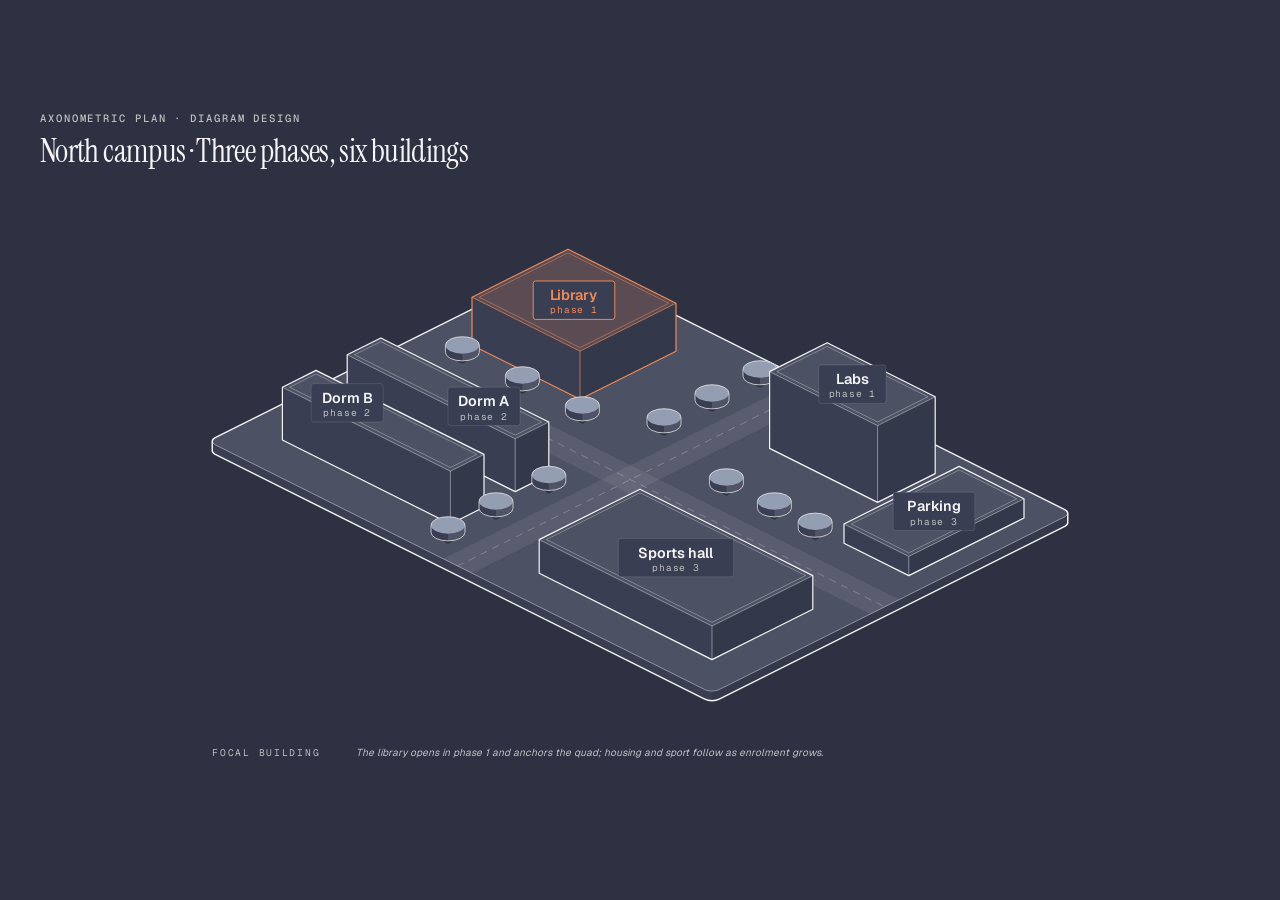
<file: .cursor/skills/draw-diagram/vendor/diagram-design/assets/example-axonometric-plan-campus-dark.html>
<!DOCTYPE html>
<html lang="en">
<head>
  <meta charset="UTF-8">
  <meta name="viewport" content="width=device-width, initial-scale=1.0">
  <title>North campus · Three phases, six buildings</title>
  <link href="https://fonts.googleapis.com/css2?family=Instrument+Serif:ital@0;1&family=Geist:wght@400;500;600&family=Geist+Mono:wght@400;500;600&display=swap" rel="stylesheet">
  <style>
    *, *::before, *::after { box-sizing: border-box; margin: 0; padding: 0; }
    :root {
      --color-paper:   #2d3142;
      --color-ink:     #f5f5f5;
      --color-muted:   #bfc0c0;
      --color-accent:  #f08a59;
      --font-sans:     'Geist', system-ui, sans-serif;
      --font-serif:    'Instrument Serif', serif;
      --font-mono:     'Geist Mono', ui-monospace, monospace;
    }

    body {
      font-family: var(--font-sans);
      background: var(--color-paper);
      color: var(--color-ink);
      min-height: 100vh;
      display: flex;
      align-items: center;
      justify-content: center;
      padding: 3rem 2rem;
    }

    .frame { max-width: 1200px; width: 100%; }
    .diagram-container { width: 100%; overflow-x: auto; }

    .eyebrow {
      font-family: var(--font-mono);
      font-size: 0.66rem;
      font-weight: 500;
      letter-spacing: 0.18em;
      text-transform: uppercase;
      color: var(--color-muted);
      margin-bottom: 0.5rem;
    }

    h1 {
      font-family: var(--font-serif);
      font-size: clamp(1.5rem, 2.4vw + 0.75rem, 2rem);
      font-weight: 400;
      letter-spacing: -0.02em;
      line-height: 1.15;
      color: var(--color-ink);
      margin-bottom: 1.5rem;
    }

    svg { width: 100%; min-width: 1000px; display: block; }
    @media print {
      .diagram-container { overflow-x: visible; }
      svg { min-width: 0; }
    }
  </style>
</head>
<body>
  <div class="frame">
    <p class="eyebrow">Axonometric plan · Diagram Design</p>
    <h1>North campus · Three phases, six buildings</h1>

    <div class="diagram-container">
      <svg viewBox="0 0 1000 496" xmlns="http://www.w3.org/2000/svg" role="img" aria-labelledby="axonometric-plan-campus-dark-title axonometric-plan-campus-dark-desc">
        <title id="axonometric-plan-campus-dark-title">North campus · Three phases, six buildings</title>
        <desc id="axonometric-plan-campus-dark-desc">Campus site plan with the library and labs in phase 1, two dorms in phase 2, and the sports hall and parking in phase 3, with the library as the focal building.</desc>
        <rect width="100%" height="100%" fill="#2d3142"/>
        <g data-axo-plan data-origin="440 64">
        <g data-plate data-rect="0 0 420 300 6" data-z="0" data-t="8"><path data-role="silhouette" d="M 143.51 206 A 8.49 4.24 0 0 1 146 203 L 434 59 A 8.49 4.24 0 0 1 446 59 L 854 263 A 8.49 4.24 0 0 1 856.49 266 L 856.49 274 A 8.49 4.24 0 0 1 854 277 L 566 421 A 8.49 4.24 0 0 1 554 421 L 146 217 A 8.49 4.24 0 0 1 143.51 214 Z" fill="#393e53"/><path d="M 566 413 A 8.49 4.24 0 0 1 554 413 L 146 209 A 8.49 4.24 0 0 1 146 203 L 434 59 A 8.49 4.24 0 0 1 446 59 L 854 263 A 8.49 4.24 0 0 1 854 269 Z" fill="rgba(245,245,245,0.10)"/><path d="M 560 414.24 A 8.49 4.24 0 0 0 566 413 L 854 269 A 8.49 4.24 0 0 0 856.49 266 L 856.49 274 A 8.49 4.24 0 0 1 854 277 L 566 421 A 8.49 4.24 0 0 1 560 422.24 Z" fill="rgba(45,49,66,0.45)"/><path d="M 143.51 206 A 8.49 4.24 0 0 0 146 209 L 554 413 A 8.49 4.24 0 0 0 566 413 L 854 269 A 8.49 4.24 0 0 0 856.49 266" fill="none" stroke="rgba(245,245,245,0.45)" stroke-width="0.8"/><path d="M 143.51 206 A 8.49 4.24 0 0 1 146 203 L 434 59 A 8.49 4.24 0 0 1 446 59 L 854 263 A 8.49 4.24 0 0 1 856.49 266 L 856.49 274 A 8.49 4.24 0 0 1 854 277 L 566 421 A 8.49 4.24 0 0 1 554 421 L 146 217 A 8.49 4.24 0 0 1 143.51 214 Z" fill="none" stroke="#f5f5f5" stroke-width="1.2" stroke-linejoin="round"/></g>
        <path d="M 692 350 L 692 350 L 272 140 L 272 140 L 296 128 L 296 128 L 716 338 L 716 338 Z" fill="rgba(245,245,245,0.07)"/>
        <path d="M 360 316 L 360 316 L 336 304 L 336 304 L 636 154 L 636 154 L 660 166 L 660 166 Z" fill="rgba(245,245,245,0.07)"/>
        <line x1="284" y1="134" x2="704" y2="344" stroke="rgba(245,245,245,0.25)" stroke-width="0.8" stroke-dasharray="6,5"/>
        <line x1="648" y1="160" x2="348" y2="310" stroke="rgba(245,245,245,0.25)" stroke-width="0.8" stroke-dasharray="6,5"/>
        <g data-box data-rect="30 30 120 110 0" data-z="8" data-h="40" data-kind="building" data-name="Library" data-focal><path data-role="silhouette" d="M 360 86 L 360 86 L 440 46 L 440 46 L 530 91 L 530 91 L 530 131 L 530 131 L 450 171 L 450 171 L 360 126 L 360 126 Z" fill="#393e53"/><path d="M 450 131 L 450 131 L 360 86 L 360 86 L 440 46 L 440 46 L 530 91 L 530 91 Z" fill="rgba(240,138,89,0.18)"/><path d="M 450 131 L 450 131 L 530 91 L 530 91 L 530 131 L 530 131 L 450 171 L 450 171 Z" fill="rgba(45,49,66,0.45)"/><path d="M 450 128 L 450 128 L 366 86 L 366 86 L 440 49 L 440 49 L 524 91 L 524 91 Z" fill="none" stroke="rgba(240,138,89,0.70)" stroke-width="0.6"/><path d="M 360 86 L 360 86 L 450 131 L 450 131 L 530 91 L 530 91 M 450 131 L 450 171" fill="none" stroke="rgba(240,138,89,0.70)" stroke-width="0.8"/><path d="M 360 86 L 360 86 L 440 46 L 440 46 L 530 91 L 530 91 L 530 131 L 530 131 L 450 171 L 450 171 L 360 126 L 360 126 Z" fill="none" stroke="#f08a59" stroke-width="1.0" stroke-linejoin="round"/></g>
        <g data-box data-rect="30 118 50 138 10" data-z="16" data-h="6" data-kind="tree"><path data-role="silhouette" d="M 337.86 126 A 14.14 7.07 0 0 1 342 121 L 342 121 A 14.14 7.07 0 0 1 362 121 L 362 121 A 14.14 7.07 0 0 1 366.14 126 L 366.14 132 A 14.14 7.07 0 0 1 362 137 L 362 137 A 14.14 7.07 0 0 1 342 137 L 342 137 A 14.14 7.07 0 0 1 337.86 132 Z" fill="#393e53"/><path d="M 349 132 L 349 132 L 352 130.5 L 352 130.5 L 355 132 L 355 132 L 355 140 L 355 140 L 352 141.5 L 352 141.5 L 349 140 L 349 140 Z" fill="#2d3142"/><path d="M 337.86 126 A 14.14 7.07 0 0 1 342 121 L 342 121 A 14.14 7.07 0 0 1 362 121 L 362 121 A 14.14 7.07 0 0 1 366.14 126 L 366.14 132 A 14.14 7.07 0 0 1 362 137 L 362 137 A 14.14 7.07 0 0 1 342 137 L 342 137 A 14.14 7.07 0 0 1 337.86 132 Z" fill="#393e53"/><path d="M 352 133.07 A 14.14 7.07 0 0 0 362 131 L 362 131 A 14.14 7.07 0 0 0 366.14 126 L 366.14 132 A 14.14 7.07 0 0 1 362 137 L 362 137 A 14.14 7.07 0 0 1 352 139.07 Z" fill="rgba(245,245,245,0.12)"/><path d="M 362 131 A 14.14 7.07 0 0 1 342 131 L 342 131 A 14.14 7.07 0 0 1 342 121 L 342 121 A 14.14 7.07 0 0 1 362 121 L 362 121 A 14.14 7.07 0 0 1 362 131 Z" fill="#949eb2"/><path d="M 337.86 126 A 14.14 7.07 0 0 1 342 121 L 342 121 A 14.14 7.07 0 0 1 362 121 L 362 121 A 14.14 7.07 0 0 1 366.14 126 L 366.14 132 A 14.14 7.07 0 0 1 362 137 L 362 137 A 14.14 7.07 0 0 1 342 137 L 342 137 A 14.14 7.07 0 0 1 337.86 132 Z" fill="none" stroke="#f5f5f5" stroke-width="0.6"/></g>
        <g data-box data-rect="174 14 194 34 10" data-z="16" data-h="6" data-kind="tree"><path data-role="silhouette" d="M 585.86 146 A 14.14 7.07 0 0 1 590 141 L 590 141 A 14.14 7.07 0 0 1 610 141 L 610 141 A 14.14 7.07 0 0 1 614.14 146 L 614.14 152 A 14.14 7.07 0 0 1 610 157 L 610 157 A 14.14 7.07 0 0 1 590 157 L 590 157 A 14.14 7.07 0 0 1 585.86 152 Z" fill="#393e53"/><path d="M 597 152 L 597 152 L 600 150.5 L 600 150.5 L 603 152 L 603 152 L 603 160 L 603 160 L 600 161.5 L 600 161.5 L 597 160 L 597 160 Z" fill="#2d3142"/><path d="M 585.86 146 A 14.14 7.07 0 0 1 590 141 L 590 141 A 14.14 7.07 0 0 1 610 141 L 610 141 A 14.14 7.07 0 0 1 614.14 146 L 614.14 152 A 14.14 7.07 0 0 1 610 157 L 610 157 A 14.14 7.07 0 0 1 590 157 L 590 157 A 14.14 7.07 0 0 1 585.86 152 Z" fill="#393e53"/><path d="M 600 153.07 A 14.14 7.07 0 0 0 610 151 L 610 151 A 14.14 7.07 0 0 0 614.14 146 L 614.14 152 A 14.14 7.07 0 0 1 610 157 L 610 157 A 14.14 7.07 0 0 1 600 159.07 Z" fill="rgba(245,245,245,0.12)"/><path d="M 610 151 A 14.14 7.07 0 0 1 590 151 L 590 151 A 14.14 7.07 0 0 1 590 141 L 590 141 A 14.14 7.07 0 0 1 610 141 L 610 141 A 14.14 7.07 0 0 1 610 151 Z" fill="#949eb2"/><path d="M 585.86 146 A 14.14 7.07 0 0 1 590 141 L 590 141 A 14.14 7.07 0 0 1 610 141 L 610 141 A 14.14 7.07 0 0 1 614.14 146 L 614.14 152 A 14.14 7.07 0 0 1 610 157 L 610 157 A 14.14 7.07 0 0 1 590 157 L 590 157 A 14.14 7.07 0 0 1 585.86 152 Z" fill="none" stroke="#f5f5f5" stroke-width="0.6"/></g>
        <g data-box data-rect="80 118 100 138 10" data-z="16" data-h="6" data-kind="tree"><path data-role="silhouette" d="M 387.86 151 A 14.14 7.07 0 0 1 392 146 L 392 146 A 14.14 7.07 0 0 1 412 146 L 412 146 A 14.14 7.07 0 0 1 416.14 151 L 416.14 157 A 14.14 7.07 0 0 1 412 162 L 412 162 A 14.14 7.07 0 0 1 392 162 L 392 162 A 14.14 7.07 0 0 1 387.86 157 Z" fill="#393e53"/><path d="M 399 157 L 399 157 L 402 155.5 L 402 155.5 L 405 157 L 405 157 L 405 165 L 405 165 L 402 166.5 L 402 166.5 L 399 165 L 399 165 Z" fill="#2d3142"/><path d="M 387.86 151 A 14.14 7.07 0 0 1 392 146 L 392 146 A 14.14 7.07 0 0 1 412 146 L 412 146 A 14.14 7.07 0 0 1 416.14 151 L 416.14 157 A 14.14 7.07 0 0 1 412 162 L 412 162 A 14.14 7.07 0 0 1 392 162 L 392 162 A 14.14 7.07 0 0 1 387.86 157 Z" fill="#393e53"/><path d="M 402 158.07 A 14.14 7.07 0 0 0 412 156 L 412 156 A 14.14 7.07 0 0 0 416.14 151 L 416.14 157 A 14.14 7.07 0 0 1 412 162 L 412 162 A 14.14 7.07 0 0 1 402 164.07 Z" fill="rgba(245,245,245,0.12)"/><path d="M 412 156 A 14.14 7.07 0 0 1 392 156 L 392 156 A 14.14 7.07 0 0 1 392 146 L 392 146 A 14.14 7.07 0 0 1 412 146 L 412 146 A 14.14 7.07 0 0 1 412 156 Z" fill="#949eb2"/><path d="M 387.86 151 A 14.14 7.07 0 0 1 392 146 L 392 146 A 14.14 7.07 0 0 1 412 146 L 412 146 A 14.14 7.07 0 0 1 416.14 151 L 416.14 157 A 14.14 7.07 0 0 1 412 162 L 412 162 A 14.14 7.07 0 0 1 392 162 L 392 162 A 14.14 7.07 0 0 1 387.86 157 Z" fill="none" stroke="#f5f5f5" stroke-width="0.6"/></g>
        <g data-box data-rect="30 186 170 214 0" data-z="8" data-h="44" data-kind="building" data-name="Dorm A"><path data-role="silhouette" d="M 256 134 L 256 134 L 284 120 L 284 120 L 424 190 L 424 190 L 424 234 L 424 234 L 396 248 L 396 248 L 256 178 L 256 178 Z" fill="#393e53"/><path d="M 396 204 L 396 204 L 256 134 L 256 134 L 284 120 L 284 120 L 424 190 L 424 190 Z" fill="rgba(245,245,245,0.10)"/><path d="M 396 204 L 396 204 L 424 190 L 424 190 L 424 234 L 424 234 L 396 248 L 396 248 Z" fill="rgba(45,49,66,0.45)"/><path d="M 396 201 L 396 201 L 262 134 L 262 134 L 284 123 L 284 123 L 418 190 L 418 190 Z" fill="none" stroke="rgba(245,245,245,0.45)" stroke-width="0.6"/><path d="M 256 134 L 256 134 L 396 204 L 396 204 L 424 190 L 424 190 M 396 204 L 396 248" fill="none" stroke="rgba(245,245,245,0.45)" stroke-width="0.8"/><path d="M 256 134 L 256 134 L 284 120 L 284 120 L 424 190 L 424 190 L 424 234 L 424 234 L 396 248 L 396 248 L 256 178 L 256 178 Z" fill="none" stroke="#f5f5f5" stroke-width="1.0" stroke-linejoin="round"/></g>
        <g data-box data-rect="174 54 194 74 10" data-z="16" data-h="6" data-kind="tree"><path data-role="silhouette" d="M 545.86 166 A 14.14 7.07 0 0 1 550 161 L 550 161 A 14.14 7.07 0 0 1 570 161 L 570 161 A 14.14 7.07 0 0 1 574.14 166 L 574.14 172 A 14.14 7.07 0 0 1 570 177 L 570 177 A 14.14 7.07 0 0 1 550 177 L 550 177 A 14.14 7.07 0 0 1 545.86 172 Z" fill="#393e53"/><path d="M 557 172 L 557 172 L 560 170.5 L 560 170.5 L 563 172 L 563 172 L 563 180 L 563 180 L 560 181.5 L 560 181.5 L 557 180 L 557 180 Z" fill="#2d3142"/><path d="M 545.86 166 A 14.14 7.07 0 0 1 550 161 L 550 161 A 14.14 7.07 0 0 1 570 161 L 570 161 A 14.14 7.07 0 0 1 574.14 166 L 574.14 172 A 14.14 7.07 0 0 1 570 177 L 570 177 A 14.14 7.07 0 0 1 550 177 L 550 177 A 14.14 7.07 0 0 1 545.86 172 Z" fill="#393e53"/><path d="M 560 173.07 A 14.14 7.07 0 0 0 570 171 L 570 171 A 14.14 7.07 0 0 0 574.14 166 L 574.14 172 A 14.14 7.07 0 0 1 570 177 L 570 177 A 14.14 7.07 0 0 1 560 179.07 Z" fill="rgba(245,245,245,0.12)"/><path d="M 570 171 A 14.14 7.07 0 0 1 550 171 L 550 171 A 14.14 7.07 0 0 1 550 161 L 550 161 A 14.14 7.07 0 0 1 570 161 L 570 161 A 14.14 7.07 0 0 1 570 171 Z" fill="#949eb2"/><path d="M 545.86 166 A 14.14 7.07 0 0 1 550 161 L 550 161 A 14.14 7.07 0 0 1 570 161 L 570 161 A 14.14 7.07 0 0 1 574.14 166 L 574.14 172 A 14.14 7.07 0 0 1 570 177 L 570 177 A 14.14 7.07 0 0 1 550 177 L 550 177 A 14.14 7.07 0 0 1 545.86 172 Z" fill="none" stroke="#f5f5f5" stroke-width="0.6"/></g>
        <g data-box data-rect="130 118 150 138 10" data-z="16" data-h="6" data-kind="tree"><path data-role="silhouette" d="M 437.86 176 A 14.14 7.07 0 0 1 442 171 L 442 171 A 14.14 7.07 0 0 1 462 171 L 462 171 A 14.14 7.07 0 0 1 466.14 176 L 466.14 182 A 14.14 7.07 0 0 1 462 187 L 462 187 A 14.14 7.07 0 0 1 442 187 L 442 187 A 14.14 7.07 0 0 1 437.86 182 Z" fill="#393e53"/><path d="M 449 182 L 449 182 L 452 180.5 L 452 180.5 L 455 182 L 455 182 L 455 190 L 455 190 L 452 191.5 L 452 191.5 L 449 190 L 449 190 Z" fill="#2d3142"/><path d="M 437.86 176 A 14.14 7.07 0 0 1 442 171 L 442 171 A 14.14 7.07 0 0 1 462 171 L 462 171 A 14.14 7.07 0 0 1 466.14 176 L 466.14 182 A 14.14 7.07 0 0 1 462 187 L 462 187 A 14.14 7.07 0 0 1 442 187 L 442 187 A 14.14 7.07 0 0 1 437.86 182 Z" fill="#393e53"/><path d="M 452 183.07 A 14.14 7.07 0 0 0 462 181 L 462 181 A 14.14 7.07 0 0 0 466.14 176 L 466.14 182 A 14.14 7.07 0 0 1 462 187 L 462 187 A 14.14 7.07 0 0 1 452 189.07 Z" fill="rgba(245,245,245,0.12)"/><path d="M 462 181 A 14.14 7.07 0 0 1 442 181 L 442 181 A 14.14 7.07 0 0 1 442 171 L 442 171 A 14.14 7.07 0 0 1 462 171 L 462 171 A 14.14 7.07 0 0 1 462 181 Z" fill="#949eb2"/><path d="M 437.86 176 A 14.14 7.07 0 0 1 442 171 L 442 171 A 14.14 7.07 0 0 1 462 171 L 462 171 A 14.14 7.07 0 0 1 466.14 176 L 466.14 182 A 14.14 7.07 0 0 1 462 187 L 462 187 A 14.14 7.07 0 0 1 442 187 L 442 187 A 14.14 7.07 0 0 1 437.86 182 Z" fill="none" stroke="#f5f5f5" stroke-width="0.6"/></g>
        <g data-box data-rect="240 24 330 72 0" data-z="8" data-h="64" data-kind="building" data-name="Labs"><path data-role="silhouette" d="M 608 148 L 608 148 L 656 124 L 656 124 L 746 169 L 746 169 L 746 233 L 746 233 L 698 257 L 698 257 L 608 212 L 608 212 Z" fill="#393e53"/><path d="M 698 193 L 698 193 L 608 148 L 608 148 L 656 124 L 656 124 L 746 169 L 746 169 Z" fill="rgba(245,245,245,0.10)"/><path d="M 698 193 L 698 193 L 746 169 L 746 169 L 746 233 L 746 233 L 698 257 L 698 257 Z" fill="rgba(45,49,66,0.45)"/><path d="M 698 190 L 698 190 L 614 148 L 614 148 L 656 127 L 656 127 L 740 169 L 740 169 Z" fill="none" stroke="rgba(245,245,245,0.45)" stroke-width="0.6"/><path d="M 608 148 L 608 148 L 698 193 L 698 193 L 746 169 L 746 169 M 698 193 L 698 257" fill="none" stroke="rgba(245,245,245,0.45)" stroke-width="0.8"/><path d="M 608 148 L 608 148 L 656 124 L 656 124 L 746 169 L 746 169 L 746 233 L 746 233 L 698 257 L 698 257 L 608 212 L 608 212 Z" fill="none" stroke="#f5f5f5" stroke-width="1.0" stroke-linejoin="round"/></g>
        <g data-box data-rect="174 94 194 114 10" data-z="16" data-h="6" data-kind="tree"><path data-role="silhouette" d="M 505.86 186 A 14.14 7.07 0 0 1 510 181 L 510 181 A 14.14 7.07 0 0 1 530 181 L 530 181 A 14.14 7.07 0 0 1 534.14 186 L 534.14 192 A 14.14 7.07 0 0 1 530 197 L 530 197 A 14.14 7.07 0 0 1 510 197 L 510 197 A 14.14 7.07 0 0 1 505.86 192 Z" fill="#393e53"/><path d="M 517 192 L 517 192 L 520 190.5 L 520 190.5 L 523 192 L 523 192 L 523 200 L 523 200 L 520 201.5 L 520 201.5 L 517 200 L 517 200 Z" fill="#2d3142"/><path d="M 505.86 186 A 14.14 7.07 0 0 1 510 181 L 510 181 A 14.14 7.07 0 0 1 530 181 L 530 181 A 14.14 7.07 0 0 1 534.14 186 L 534.14 192 A 14.14 7.07 0 0 1 530 197 L 530 197 A 14.14 7.07 0 0 1 510 197 L 510 197 A 14.14 7.07 0 0 1 505.86 192 Z" fill="#393e53"/><path d="M 520 193.07 A 14.14 7.07 0 0 0 530 191 L 530 191 A 14.14 7.07 0 0 0 534.14 186 L 534.14 192 A 14.14 7.07 0 0 1 530 197 L 530 197 A 14.14 7.07 0 0 1 520 199.07 Z" fill="rgba(245,245,245,0.12)"/><path d="M 530 191 A 14.14 7.07 0 0 1 510 191 L 510 191 A 14.14 7.07 0 0 1 510 181 L 510 181 A 14.14 7.07 0 0 1 530 181 L 530 181 A 14.14 7.07 0 0 1 530 191 Z" fill="#949eb2"/><path d="M 505.86 186 A 14.14 7.07 0 0 1 510 181 L 510 181 A 14.14 7.07 0 0 1 530 181 L 530 181 A 14.14 7.07 0 0 1 534.14 186 L 534.14 192 A 14.14 7.07 0 0 1 530 197 L 530 197 A 14.14 7.07 0 0 1 510 197 L 510 197 A 14.14 7.07 0 0 1 505.86 192 Z" fill="none" stroke="#f5f5f5" stroke-width="0.6"/></g>
        <g data-box data-rect="30 240 170 268 0" data-z="8" data-h="44" data-kind="building" data-name="Dorm B"><path data-role="silhouette" d="M 202 161 L 202 161 L 230 147 L 230 147 L 370 217 L 370 217 L 370 261 L 370 261 L 342 275 L 342 275 L 202 205 L 202 205 Z" fill="#393e53"/><path d="M 342 231 L 342 231 L 202 161 L 202 161 L 230 147 L 230 147 L 370 217 L 370 217 Z" fill="rgba(245,245,245,0.10)"/><path d="M 342 231 L 342 231 L 370 217 L 370 217 L 370 261 L 370 261 L 342 275 L 342 275 Z" fill="rgba(45,49,66,0.45)"/><path d="M 342 228 L 342 228 L 208 161 L 208 161 L 230 150 L 230 150 L 364 217 L 364 217 Z" fill="none" stroke="rgba(245,245,245,0.45)" stroke-width="0.6"/><path d="M 202 161 L 202 161 L 342 231 L 342 231 L 370 217 L 370 217 M 342 231 L 342 275" fill="none" stroke="rgba(245,245,245,0.45)" stroke-width="0.8"/><path d="M 202 161 L 202 161 L 230 147 L 230 147 L 370 217 L 370 217 L 370 261 L 370 261 L 342 275 L 342 275 L 202 205 L 202 205 Z" fill="none" stroke="#f5f5f5" stroke-width="1.0" stroke-linejoin="round"/></g>
        <g data-box data-rect="174 190 194 210 10" data-z="16" data-h="6" data-kind="tree"><path data-role="silhouette" d="M 409.86 234 A 14.14 7.07 0 0 1 414 229 L 414 229 A 14.14 7.07 0 0 1 434 229 L 434 229 A 14.14 7.07 0 0 1 438.14 234 L 438.14 240 A 14.14 7.07 0 0 1 434 245 L 434 245 A 14.14 7.07 0 0 1 414 245 L 414 245 A 14.14 7.07 0 0 1 409.86 240 Z" fill="#393e53"/><path d="M 421 240 L 421 240 L 424 238.5 L 424 238.5 L 427 240 L 427 240 L 427 248 L 427 248 L 424 249.5 L 424 249.5 L 421 248 L 421 248 Z" fill="#2d3142"/><path d="M 409.86 234 A 14.14 7.07 0 0 1 414 229 L 414 229 A 14.14 7.07 0 0 1 434 229 L 434 229 A 14.14 7.07 0 0 1 438.14 234 L 438.14 240 A 14.14 7.07 0 0 1 434 245 L 434 245 A 14.14 7.07 0 0 1 414 245 L 414 245 A 14.14 7.07 0 0 1 409.86 240 Z" fill="#393e53"/><path d="M 424 241.07 A 14.14 7.07 0 0 0 434 239 L 434 239 A 14.14 7.07 0 0 0 438.14 234 L 438.14 240 A 14.14 7.07 0 0 1 434 245 L 434 245 A 14.14 7.07 0 0 1 424 247.07 Z" fill="rgba(245,245,245,0.12)"/><path d="M 434 239 A 14.14 7.07 0 0 1 414 239 L 414 239 A 14.14 7.07 0 0 1 414 229 L 414 229 A 14.14 7.07 0 0 1 434 229 L 434 229 A 14.14 7.07 0 0 1 434 239 Z" fill="#949eb2"/><path d="M 409.86 234 A 14.14 7.07 0 0 1 414 229 L 414 229 A 14.14 7.07 0 0 1 434 229 L 434 229 A 14.14 7.07 0 0 1 438.14 234 L 438.14 240 A 14.14 7.07 0 0 1 434 245 L 434 245 A 14.14 7.07 0 0 1 414 245 L 414 245 A 14.14 7.07 0 0 1 409.86 240 Z" fill="none" stroke="#f5f5f5" stroke-width="0.6"/></g>
        <g data-box data-rect="250 118 270 138 10" data-z="16" data-h="6" data-kind="tree"><path data-role="silhouette" d="M 557.86 236 A 14.14 7.07 0 0 1 562 231 L 562 231 A 14.14 7.07 0 0 1 582 231 L 582 231 A 14.14 7.07 0 0 1 586.14 236 L 586.14 242 A 14.14 7.07 0 0 1 582 247 L 582 247 A 14.14 7.07 0 0 1 562 247 L 562 247 A 14.14 7.07 0 0 1 557.86 242 Z" fill="#393e53"/><path d="M 569 242 L 569 242 L 572 240.5 L 572 240.5 L 575 242 L 575 242 L 575 250 L 575 250 L 572 251.5 L 572 251.5 L 569 250 L 569 250 Z" fill="#2d3142"/><path d="M 557.86 236 A 14.14 7.07 0 0 1 562 231 L 562 231 A 14.14 7.07 0 0 1 582 231 L 582 231 A 14.14 7.07 0 0 1 586.14 236 L 586.14 242 A 14.14 7.07 0 0 1 582 247 L 582 247 A 14.14 7.07 0 0 1 562 247 L 562 247 A 14.14 7.07 0 0 1 557.86 242 Z" fill="#393e53"/><path d="M 572 243.07 A 14.14 7.07 0 0 0 582 241 L 582 241 A 14.14 7.07 0 0 0 586.14 236 L 586.14 242 A 14.14 7.07 0 0 1 582 247 L 582 247 A 14.14 7.07 0 0 1 572 249.07 Z" fill="rgba(245,245,245,0.12)"/><path d="M 582 241 A 14.14 7.07 0 0 1 562 241 L 562 241 A 14.14 7.07 0 0 1 562 231 L 562 231 A 14.14 7.07 0 0 1 582 231 L 582 231 A 14.14 7.07 0 0 1 582 241 Z" fill="#949eb2"/><path d="M 557.86 236 A 14.14 7.07 0 0 1 562 231 L 562 231 A 14.14 7.07 0 0 1 582 231 L 582 231 A 14.14 7.07 0 0 1 586.14 236 L 586.14 242 A 14.14 7.07 0 0 1 582 247 L 582 247 A 14.14 7.07 0 0 1 562 247 L 562 247 A 14.14 7.07 0 0 1 557.86 242 Z" fill="none" stroke="#f5f5f5" stroke-width="0.6"/></g>
        <g data-box data-rect="350 24 404 120 0" data-z="8" data-h="16" data-kind="building" data-name="Parking"><path data-role="silhouette" d="M 670 275 L 670 275 L 766 227 L 766 227 L 820 254 L 820 254 L 820 270 L 820 270 L 724 318 L 724 318 L 670 291 L 670 291 Z" fill="#393e53"/><path d="M 724 302 L 724 302 L 670 275 L 670 275 L 766 227 L 766 227 L 820 254 L 820 254 Z" fill="rgba(245,245,245,0.10)"/><path d="M 724 302 L 724 302 L 820 254 L 820 254 L 820 270 L 820 270 L 724 318 L 724 318 Z" fill="rgba(45,49,66,0.45)"/><path d="M 724 299 L 724 299 L 676 275 L 676 275 L 766 230 L 766 230 L 814 254 L 814 254 Z" fill="none" stroke="rgba(245,245,245,0.45)" stroke-width="0.6"/><path d="M 670 275 L 670 275 L 724 302 L 724 302 L 820 254 L 820 254 M 724 302 L 724 318" fill="none" stroke="rgba(245,245,245,0.45)" stroke-width="0.8"/><path d="M 670 275 L 670 275 L 766 227 L 766 227 L 820 254 L 820 254 L 820 270 L 820 270 L 724 318 L 724 318 L 670 291 L 670 291 Z" fill="none" stroke="#f5f5f5" stroke-width="1.0" stroke-linejoin="round"/></g>
        <g data-box data-rect="174 234 194 254 10" data-z="16" data-h="6" data-kind="tree"><path data-role="silhouette" d="M 365.86 256 A 14.14 7.07 0 0 1 370 251 L 370 251 A 14.14 7.07 0 0 1 390 251 L 390 251 A 14.14 7.07 0 0 1 394.14 256 L 394.14 262 A 14.14 7.07 0 0 1 390 267 L 390 267 A 14.14 7.07 0 0 1 370 267 L 370 267 A 14.14 7.07 0 0 1 365.86 262 Z" fill="#393e53"/><path d="M 377 262 L 377 262 L 380 260.5 L 380 260.5 L 383 262 L 383 262 L 383 270 L 383 270 L 380 271.5 L 380 271.5 L 377 270 L 377 270 Z" fill="#2d3142"/><path d="M 365.86 256 A 14.14 7.07 0 0 1 370 251 L 370 251 A 14.14 7.07 0 0 1 390 251 L 390 251 A 14.14 7.07 0 0 1 394.14 256 L 394.14 262 A 14.14 7.07 0 0 1 390 267 L 390 267 A 14.14 7.07 0 0 1 370 267 L 370 267 A 14.14 7.07 0 0 1 365.86 262 Z" fill="#393e53"/><path d="M 380 263.07 A 14.14 7.07 0 0 0 390 261 L 390 261 A 14.14 7.07 0 0 0 394.14 256 L 394.14 262 A 14.14 7.07 0 0 1 390 267 L 390 267 A 14.14 7.07 0 0 1 380 269.07 Z" fill="rgba(245,245,245,0.12)"/><path d="M 390 261 A 14.14 7.07 0 0 1 370 261 L 370 261 A 14.14 7.07 0 0 1 370 251 L 370 251 A 14.14 7.07 0 0 1 390 251 L 390 251 A 14.14 7.07 0 0 1 390 261 Z" fill="#949eb2"/><path d="M 365.86 256 A 14.14 7.07 0 0 1 370 251 L 370 251 A 14.14 7.07 0 0 1 390 251 L 390 251 A 14.14 7.07 0 0 1 394.14 256 L 394.14 262 A 14.14 7.07 0 0 1 390 267 L 390 267 A 14.14 7.07 0 0 1 370 267 L 370 267 A 14.14 7.07 0 0 1 365.86 262 Z" fill="none" stroke="#f5f5f5" stroke-width="0.6"/></g>
        <g data-box data-rect="290 118 310 138 10" data-z="16" data-h="6" data-kind="tree"><path data-role="silhouette" d="M 597.86 256 A 14.14 7.07 0 0 1 602 251 L 602 251 A 14.14 7.07 0 0 1 622 251 L 622 251 A 14.14 7.07 0 0 1 626.14 256 L 626.14 262 A 14.14 7.07 0 0 1 622 267 L 622 267 A 14.14 7.07 0 0 1 602 267 L 602 267 A 14.14 7.07 0 0 1 597.86 262 Z" fill="#393e53"/><path d="M 609 262 L 609 262 L 612 260.5 L 612 260.5 L 615 262 L 615 262 L 615 270 L 615 270 L 612 271.5 L 612 271.5 L 609 270 L 609 270 Z" fill="#2d3142"/><path d="M 597.86 256 A 14.14 7.07 0 0 1 602 251 L 602 251 A 14.14 7.07 0 0 1 622 251 L 622 251 A 14.14 7.07 0 0 1 626.14 256 L 626.14 262 A 14.14 7.07 0 0 1 622 267 L 622 267 A 14.14 7.07 0 0 1 602 267 L 602 267 A 14.14 7.07 0 0 1 597.86 262 Z" fill="#393e53"/><path d="M 612 263.07 A 14.14 7.07 0 0 0 622 261 L 622 261 A 14.14 7.07 0 0 0 626.14 256 L 626.14 262 A 14.14 7.07 0 0 1 622 267 L 622 267 A 14.14 7.07 0 0 1 612 269.07 Z" fill="rgba(245,245,245,0.12)"/><path d="M 622 261 A 14.14 7.07 0 0 1 602 261 L 602 261 A 14.14 7.07 0 0 1 602 251 L 602 251 A 14.14 7.07 0 0 1 622 251 L 622 251 A 14.14 7.07 0 0 1 622 261 Z" fill="#949eb2"/><path d="M 597.86 256 A 14.14 7.07 0 0 1 602 251 L 602 251 A 14.14 7.07 0 0 1 622 251 L 622 251 A 14.14 7.07 0 0 1 626.14 256 L 626.14 262 A 14.14 7.07 0 0 1 622 267 L 622 267 A 14.14 7.07 0 0 1 602 267 L 602 267 A 14.14 7.07 0 0 1 597.86 262 Z" fill="none" stroke="#f5f5f5" stroke-width="0.6"/></g>
        <g data-box data-rect="324 118 344 138 10" data-z="16" data-h="6" data-kind="tree"><path data-role="silhouette" d="M 631.86 273 A 14.14 7.07 0 0 1 636 268 L 636 268 A 14.14 7.07 0 0 1 656 268 L 656 268 A 14.14 7.07 0 0 1 660.14 273 L 660.14 279 A 14.14 7.07 0 0 1 656 284 L 656 284 A 14.14 7.07 0 0 1 636 284 L 636 284 A 14.14 7.07 0 0 1 631.86 279 Z" fill="#393e53"/><path d="M 643 279 L 643 279 L 646 277.5 L 646 277.5 L 649 279 L 649 279 L 649 287 L 649 287 L 646 288.5 L 646 288.5 L 643 287 L 643 287 Z" fill="#2d3142"/><path d="M 631.86 273 A 14.14 7.07 0 0 1 636 268 L 636 268 A 14.14 7.07 0 0 1 656 268 L 656 268 A 14.14 7.07 0 0 1 660.14 273 L 660.14 279 A 14.14 7.07 0 0 1 656 284 L 656 284 A 14.14 7.07 0 0 1 636 284 L 636 284 A 14.14 7.07 0 0 1 631.86 279 Z" fill="#393e53"/><path d="M 646 280.07 A 14.14 7.07 0 0 0 656 278 L 656 278 A 14.14 7.07 0 0 0 660.14 273 L 660.14 279 A 14.14 7.07 0 0 1 656 284 L 656 284 A 14.14 7.07 0 0 1 646 286.07 Z" fill="rgba(245,245,245,0.12)"/><path d="M 656 278 A 14.14 7.07 0 0 1 636 278 L 636 278 A 14.14 7.07 0 0 1 636 268 L 636 268 A 14.14 7.07 0 0 1 656 268 L 656 268 A 14.14 7.07 0 0 1 656 278 Z" fill="#949eb2"/><path d="M 631.86 273 A 14.14 7.07 0 0 1 636 268 L 636 268 A 14.14 7.07 0 0 1 656 268 L 656 268 A 14.14 7.07 0 0 1 660.14 273 L 660.14 279 A 14.14 7.07 0 0 1 656 284 L 656 284 A 14.14 7.07 0 0 1 636 284 L 636 284 A 14.14 7.07 0 0 1 631.86 279 Z" fill="none" stroke="#f5f5f5" stroke-width="0.6"/></g>
        <g data-box data-rect="248 188 392 272 0" data-z="8" data-h="28" data-kind="building" data-name="Sports hall"><path data-role="silhouette" d="M 416 288 L 416 288 L 500 246 L 500 246 L 644 318 L 644 318 L 644 346 L 644 346 L 560 388 L 560 388 L 416 316 L 416 316 Z" fill="#393e53"/><path d="M 560 360 L 560 360 L 416 288 L 416 288 L 500 246 L 500 246 L 644 318 L 644 318 Z" fill="rgba(245,245,245,0.10)"/><path d="M 560 360 L 560 360 L 644 318 L 644 318 L 644 346 L 644 346 L 560 388 L 560 388 Z" fill="rgba(45,49,66,0.45)"/><path d="M 560 357 L 560 357 L 422 288 L 422 288 L 500 249 L 500 249 L 638 318 L 638 318 Z" fill="none" stroke="rgba(245,245,245,0.45)" stroke-width="0.6"/><path d="M 416 288 L 416 288 L 560 360 L 560 360 L 644 318 L 644 318 M 560 360 L 560 388" fill="none" stroke="rgba(245,245,245,0.45)" stroke-width="0.8"/><path d="M 416 288 L 416 288 L 500 246 L 500 246 L 644 318 L 644 318 L 644 346 L 644 346 L 560 388 L 560 388 L 416 316 L 416 316 Z" fill="none" stroke="#f5f5f5" stroke-width="1.0" stroke-linejoin="round"/></g>
        <g data-box data-rect="174 274 194 294 10" data-z="16" data-h="6" data-kind="tree"><path data-role="silhouette" d="M 325.86 276 A 14.14 7.07 0 0 1 330 271 L 330 271 A 14.14 7.07 0 0 1 350 271 L 350 271 A 14.14 7.07 0 0 1 354.14 276 L 354.14 282 A 14.14 7.07 0 0 1 350 287 L 350 287 A 14.14 7.07 0 0 1 330 287 L 330 287 A 14.14 7.07 0 0 1 325.86 282 Z" fill="#393e53"/><path d="M 337 282 L 337 282 L 340 280.5 L 340 280.5 L 343 282 L 343 282 L 343 290 L 343 290 L 340 291.5 L 340 291.5 L 337 290 L 337 290 Z" fill="#2d3142"/><path d="M 325.86 276 A 14.14 7.07 0 0 1 330 271 L 330 271 A 14.14 7.07 0 0 1 350 271 L 350 271 A 14.14 7.07 0 0 1 354.14 276 L 354.14 282 A 14.14 7.07 0 0 1 350 287 L 350 287 A 14.14 7.07 0 0 1 330 287 L 330 287 A 14.14 7.07 0 0 1 325.86 282 Z" fill="#393e53"/><path d="M 340 283.07 A 14.14 7.07 0 0 0 350 281 L 350 281 A 14.14 7.07 0 0 0 354.14 276 L 354.14 282 A 14.14 7.07 0 0 1 350 287 L 350 287 A 14.14 7.07 0 0 1 340 289.07 Z" fill="rgba(245,245,245,0.12)"/><path d="M 350 281 A 14.14 7.07 0 0 1 330 281 L 330 281 A 14.14 7.07 0 0 1 330 271 L 330 271 A 14.14 7.07 0 0 1 350 271 L 350 271 A 14.14 7.07 0 0 1 350 281 Z" fill="#949eb2"/><path d="M 325.86 276 A 14.14 7.07 0 0 1 330 271 L 330 271 A 14.14 7.07 0 0 1 350 271 L 350 271 A 14.14 7.07 0 0 1 354.14 276 L 354.14 282 A 14.14 7.07 0 0 1 350 287 L 350 287 A 14.14 7.07 0 0 1 330 287 L 330 287 A 14.14 7.07 0 0 1 325.86 282 Z" fill="none" stroke="#f5f5f5" stroke-width="0.6"/></g>
        <g data-role="tag" data-name="Library" data-at="75 70 48"><rect x="411" y="72.5" width="68" height="32" rx="2" fill="#393e53" stroke="#f08a59" stroke-width="0.8"/><text data-role="name" x="445" y="88.5" text-anchor="middle" fill="#f08a59" font-size="12" font-weight="600" font-family="'Geist', sans-serif">Library</text><text x="445" y="99.5" text-anchor="middle" fill="#f08a59" font-size="8" font-family="'Geist Mono', monospace" letter-spacing="0.08em">phase 1</text></g>
        <g data-role="tag" data-name="Dorm A" data-at="130 200 52"><rect x="340" y="161" width="60" height="32" rx="2" fill="#393e53" stroke="rgba(245,245,245,0.12)" stroke-width="0.8"/><text data-role="name" x="370" y="177" text-anchor="middle" fill="#f5f5f5" font-size="12" font-weight="600" font-family="'Geist', sans-serif">Dorm A</text><text x="370" y="188" text-anchor="middle" fill="#bfc0c0" font-size="8" font-family="'Geist Mono', monospace" letter-spacing="0.08em">phase 2</text></g>
        <g data-role="tag" data-name="Labs" data-at="285 48 72"><rect x="649" y="142.5" width="56" height="32" rx="2" fill="#393e53" stroke="rgba(245,245,245,0.12)" stroke-width="0.8"/><text data-role="name" x="677" y="158.5" text-anchor="middle" fill="#f5f5f5" font-size="12" font-weight="600" font-family="'Geist', sans-serif">Labs</text><text x="677" y="169.5" text-anchor="middle" fill="#bfc0c0" font-size="8" font-family="'Geist Mono', monospace" letter-spacing="0.08em">phase 1</text></g>
        <g data-role="tag" data-name="Dorm B" data-at="70 254 52"><rect x="226" y="158" width="60" height="32" rx="2" fill="#393e53" stroke="rgba(245,245,245,0.12)" stroke-width="0.8"/><text data-role="name" x="256" y="174" text-anchor="middle" fill="#f5f5f5" font-size="12" font-weight="600" font-family="'Geist', sans-serif">Dorm B</text><text x="256" y="185" text-anchor="middle" fill="#bfc0c0" font-size="8" font-family="'Geist Mono', monospace" letter-spacing="0.08em">phase 2</text></g>
        <g data-role="tag" data-name="Parking" data-at="377 72 24"><rect x="711" y="248.5" width="68" height="32" rx="2" fill="#393e53" stroke="rgba(245,245,245,0.12)" stroke-width="0.8"/><text data-role="name" x="745" y="264.5" text-anchor="middle" fill="#f5f5f5" font-size="12" font-weight="600" font-family="'Geist', sans-serif">Parking</text><text x="745" y="275.5" text-anchor="middle" fill="#bfc0c0" font-size="8" font-family="'Geist Mono', monospace" letter-spacing="0.08em">phase 3</text></g>
        <g data-role="tag" data-name="Sports hall" data-at="320 230 36"><rect x="482" y="287" width="96" height="32" rx="2" fill="#393e53" stroke="rgba(245,245,245,0.12)" stroke-width="0.8"/><text data-role="name" x="530" y="303" text-anchor="middle" fill="#f5f5f5" font-size="12" font-weight="600" font-family="'Geist', sans-serif">Sports hall</text><text x="530" y="314" text-anchor="middle" fill="#bfc0c0" font-size="8" font-family="'Geist Mono', monospace" letter-spacing="0.08em">phase 3</text></g>
        </g>
        <text x="143.51" y="468" fill="#bfc0c0" font-size="8" font-family="'Geist Mono', monospace" letter-spacing="0.18em">FOCAL BUILDING</text>
        <text x="263.51" y="468" fill="#bfc0c0" font-size="8.5" font-family="'Geist', sans-serif" font-style="italic">The library opens in phase 1 and anchors the quad; housing and sport follow as enrolment grows.</text>
      </svg>
    </div>
  </div>
</body>
</html>
</file>
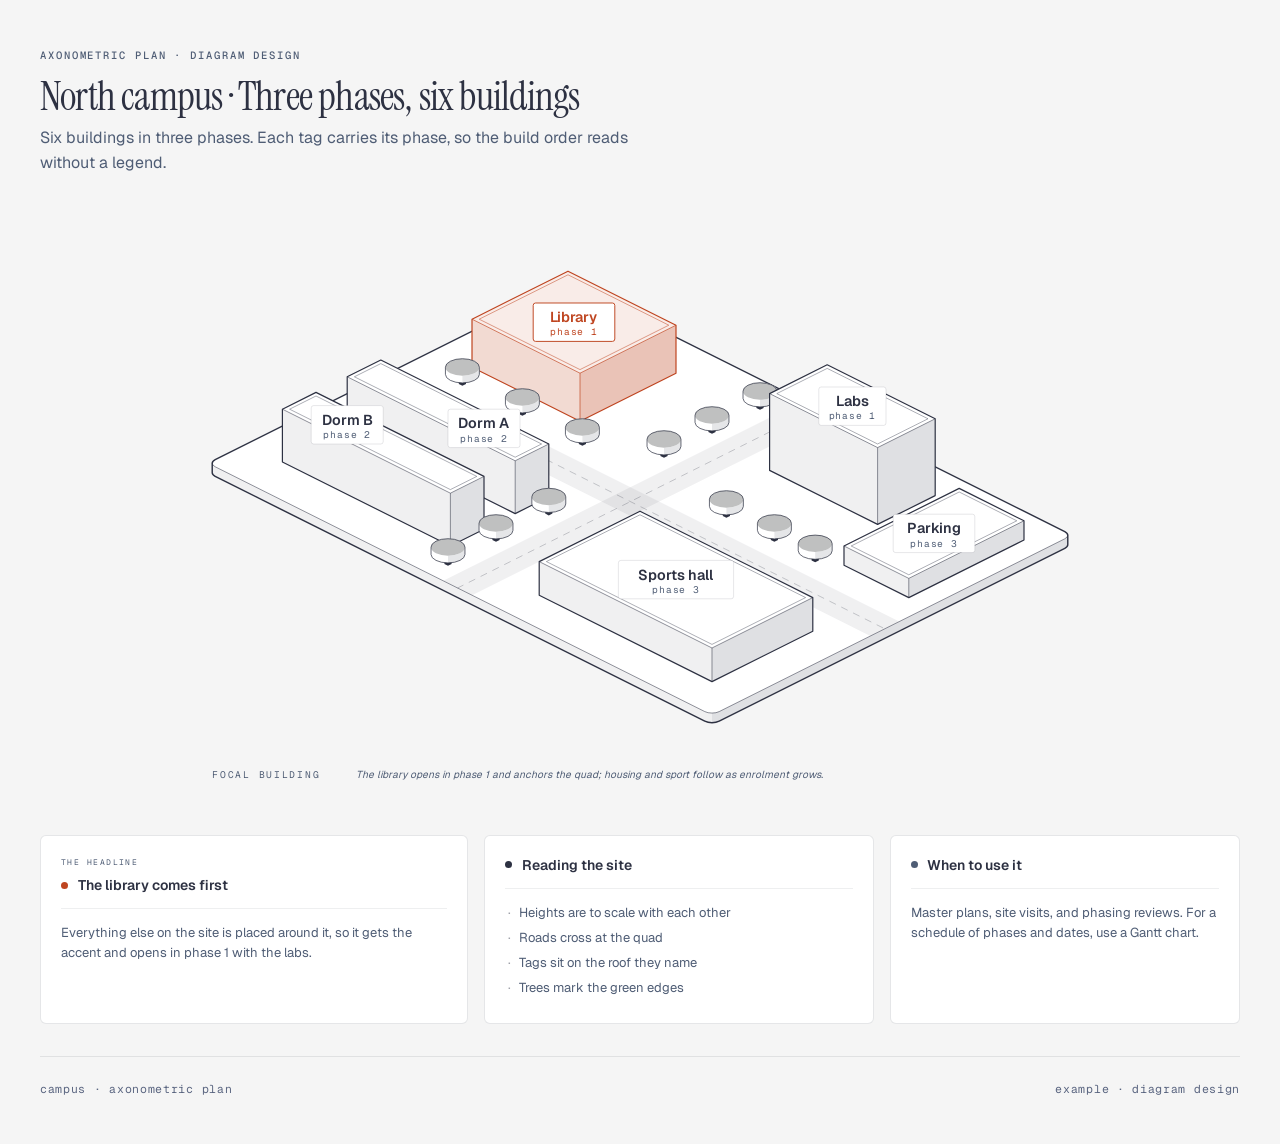
<file: .cursor/skills/draw-diagram/vendor/diagram-design/assets/example-axonometric-plan-campus-full.html>
<!DOCTYPE html>
<html lang="en">
<head>
  <meta charset="UTF-8">
  <meta name="viewport" content="width=device-width, initial-scale=1.0">
  <title>North campus · Three phases, six buildings</title>
  <link href="https://fonts.googleapis.com/css2?family=Instrument+Serif:ital@0;1&family=Geist:wght@400;500;600&family=Geist+Mono:wght@400;500;600&display=swap" rel="stylesheet">
  <style>
    *, *::before, *::after { box-sizing: border-box; margin: 0; padding: 0; }
    :root { --color-paper:#f5f5f5; --color-paper-2:#ececec; --color-ink:#2d3142; --color-muted:#4f5d75; --color-soft:#5a6580; --color-rule:rgba(45,49,66,0.12); --color-accent:#bf4520; --color-link:#2e5aa8; --font-sans:'Geist',system-ui,sans-serif; --font-serif:'Instrument Serif',serif; --font-mono:'Geist Mono',ui-monospace,monospace; }
    body { font-family: var(--font-sans); background: var(--color-paper); min-height: 100vh; padding: 3rem 2rem; color: var(--color-ink); }
    .container { max-width: 1200px; margin: 0 auto; }
    .header { margin-bottom: 2.5rem; }
    .header-eyebrow { font-family: var(--font-mono); font-size: 0.66rem; font-weight: 500; letter-spacing: 0.18em; text-transform: uppercase; color: var(--color-muted); margin-bottom: 0.75rem; }
    h1 { font-family: var(--font-serif); font-size: clamp(1.75rem, 3vw + 1rem, 2.5rem); font-weight: 400; letter-spacing: -0.02em; line-height: 1.1; margin-bottom: 0.5rem; }
    .subtitle { font-size: 1rem; line-height: 1.55; color: var(--color-muted); max-width: 58ch; }
    .diagram-container { overflow-x: auto; }
    svg { width: 100%; min-width: 1000px; display: block; }
    @media print { .diagram-container { overflow-x: visible; } svg { min-width: 0; } }
    .cards { display: grid; grid-template-columns: 1.1fr 1fr 0.9fr; gap: 1rem; margin-top: 1.5rem; }
    @media (max-width: 820px) { .cards { grid-template-columns: 1fr; } }
    .card { background: #fff; border-radius: 6px; border: 1px solid var(--color-rule); padding: 1.25rem; }
    .card .eyebrow { font-family: var(--font-mono); font-size: 0.5rem; letter-spacing: 0.18em; text-transform: uppercase; color: var(--color-muted); margin-bottom: 0.5rem; }
    .card-header { display: flex; align-items: center; gap: 0.6rem; margin-bottom: 0.875rem; padding-bottom: 0.875rem; border-bottom: 1px solid rgba(45,49,66,0.08); }
    .card-dot { width: 7px; height: 7px; border-radius: 50%; }
    .card-dot.ink { background: var(--color-ink); } .card-dot.muted { background: var(--color-muted); } .card-dot.coral { background: var(--color-accent); }
    .card h3 { font-size: 0.875rem; font-weight: 600; }
    .card p, .card ul { color: var(--color-muted); font-size: 0.8125rem; line-height: 1.55; list-style: none; }
    .card li { margin-bottom: 0.3rem; padding-left: 0.875rem; position: relative; }
    .card li::before { content: '·'; position: absolute; left: 0.2rem; color: rgba(45,49,66,0.45); }
    .footer { margin-top: 2rem; padding-top: 1.5rem; border-top: 1px solid rgba(45,49,66,0.10); font-family: var(--font-mono); font-size: 0.72rem; letter-spacing: 0.06em; color: var(--color-soft); display: flex; justify-content: space-between; flex-wrap: wrap; gap: 0.5rem; }
  </style>
</head>
<body>
  <div class="container">
    <div class="header">
      <p class="header-eyebrow">Axonometric plan · Diagram Design</p>
      <h1>North campus · Three phases, six buildings</h1>
      <p class="subtitle">Six buildings in three phases. Each tag carries its phase, so the build order reads without a legend.</p>
    </div>

    <div class="diagram-container">
      <svg viewBox="0 0 1000 496" xmlns="http://www.w3.org/2000/svg" role="img" aria-labelledby="axonometric-plan-campus-full-title axonometric-plan-campus-full-desc">
        <title id="axonometric-plan-campus-full-title">North campus · Three phases, six buildings</title>
        <desc id="axonometric-plan-campus-full-desc">Campus site plan with the library and labs in phase 1, two dorms in phase 2, and the sports hall and parking in phase 3, with the library as the focal building.</desc>
        <rect width="100%" height="100%" fill="#f5f5f5"/>
        <g data-axo-plan data-origin="440 64">
        <g data-plate data-rect="0 0 420 300 6" data-z="0" data-t="8"><path data-role="silhouette" d="M 143.51 206 A 8.49 4.24 0 0 1 146 203 L 434 59 A 8.49 4.24 0 0 1 446 59 L 854 263 A 8.49 4.24 0 0 1 856.49 266 L 856.49 274 A 8.49 4.24 0 0 1 854 277 L 566 421 A 8.49 4.24 0 0 1 554 421 L 146 217 A 8.49 4.24 0 0 1 143.51 214 Z" fill="#ffffff"/><path d="M 143.51 206 A 8.49 4.24 0 0 0 146 209 L 554 413 A 8.49 4.24 0 0 0 560 414.24 L 560 422.24 A 8.49 4.24 0 0 1 554 421 L 146 217 A 8.49 4.24 0 0 1 143.51 214 Z" fill="rgba(45,49,66,0.07)"/><path d="M 560 414.24 A 8.49 4.24 0 0 0 566 413 L 854 269 A 8.49 4.24 0 0 0 856.49 266 L 856.49 274 A 8.49 4.24 0 0 1 854 277 L 566 421 A 8.49 4.24 0 0 1 560 422.24 Z" fill="rgba(45,49,66,0.15)"/><path d="M 143.51 206 A 8.49 4.24 0 0 0 146 209 L 554 413 A 8.49 4.24 0 0 0 566 413 L 854 269 A 8.49 4.24 0 0 0 856.49 266" fill="none" stroke="rgba(45,49,66,0.55)" stroke-width="0.8"/><path d="M 143.51 206 A 8.49 4.24 0 0 1 146 203 L 434 59 A 8.49 4.24 0 0 1 446 59 L 854 263 A 8.49 4.24 0 0 1 856.49 266 L 856.49 274 A 8.49 4.24 0 0 1 854 277 L 566 421 A 8.49 4.24 0 0 1 554 421 L 146 217 A 8.49 4.24 0 0 1 143.51 214 Z" fill="none" stroke="#2d3142" stroke-width="1.2" stroke-linejoin="round"/></g>
        <path d="M 692 350 L 692 350 L 272 140 L 272 140 L 296 128 L 296 128 L 716 338 L 716 338 Z" fill="rgba(45,49,66,0.07)"/>
        <path d="M 360 316 L 360 316 L 336 304 L 336 304 L 636 154 L 636 154 L 660 166 L 660 166 Z" fill="rgba(45,49,66,0.07)"/>
        <line x1="284" y1="134" x2="704" y2="344" stroke="rgba(45,49,66,0.25)" stroke-width="0.8" stroke-dasharray="6,5"/>
        <line x1="648" y1="160" x2="348" y2="310" stroke="rgba(45,49,66,0.25)" stroke-width="0.8" stroke-dasharray="6,5"/>
        <g data-box data-rect="30 30 120 110 0" data-z="8" data-h="40" data-kind="building" data-name="Library" data-focal><path data-role="silhouette" d="M 360 86 L 360 86 L 440 46 L 440 46 L 530 91 L 530 91 L 530 131 L 530 131 L 450 171 L 450 171 L 360 126 L 360 126 Z" fill="#ffffff"/><path d="M 450 131 L 450 131 L 360 86 L 360 86 L 440 46 L 440 46 L 530 91 L 530 91 Z" fill="rgba(191,69,32,0.10)"/><path d="M 360 86 L 360 86 L 450 131 L 450 131 L 450 171 L 450 171 L 360 126 L 360 126 Z" fill="rgba(191,69,32,0.20)"/><path d="M 450 131 L 450 131 L 530 91 L 530 91 L 530 131 L 530 131 L 450 171 L 450 171 Z" fill="rgba(191,69,32,0.32)"/><path d="M 450 128 L 450 128 L 366 86 L 366 86 L 440 49 L 440 49 L 524 91 L 524 91 Z" fill="none" stroke="rgba(191,69,32,0.70)" stroke-width="0.6"/><path d="M 360 86 L 360 86 L 450 131 L 450 131 L 530 91 L 530 91 M 450 131 L 450 171" fill="none" stroke="rgba(191,69,32,0.70)" stroke-width="0.8"/><path d="M 360 86 L 360 86 L 440 46 L 440 46 L 530 91 L 530 91 L 530 131 L 530 131 L 450 171 L 450 171 L 360 126 L 360 126 Z" fill="none" stroke="#bf4520" stroke-width="1.0" stroke-linejoin="round"/></g>
        <g data-box data-rect="30 118 50 138 10" data-z="16" data-h="6" data-kind="tree"><path data-role="silhouette" d="M 337.86 126 A 14.14 7.07 0 0 1 342 121 L 342 121 A 14.14 7.07 0 0 1 362 121 L 362 121 A 14.14 7.07 0 0 1 366.14 126 L 366.14 132 A 14.14 7.07 0 0 1 362 137 L 362 137 A 14.14 7.07 0 0 1 342 137 L 342 137 A 14.14 7.07 0 0 1 337.86 132 Z" fill="#ffffff"/><path d="M 349 132 L 349 132 L 352 130.5 L 352 130.5 L 355 132 L 355 132 L 355 140 L 355 140 L 352 141.5 L 352 141.5 L 349 140 L 349 140 Z" fill="#2d3142"/><path d="M 337.86 126 A 14.14 7.07 0 0 1 342 121 L 342 121 A 14.14 7.07 0 0 1 362 121 L 362 121 A 14.14 7.07 0 0 1 366.14 126 L 366.14 132 A 14.14 7.07 0 0 1 362 137 L 362 137 A 14.14 7.07 0 0 1 342 137 L 342 137 A 14.14 7.07 0 0 1 337.86 132 Z" fill="#ffffff"/><path d="M 352 133.07 A 14.14 7.07 0 0 0 362 131 L 362 131 A 14.14 7.07 0 0 0 366.14 126 L 366.14 132 A 14.14 7.07 0 0 1 362 137 L 362 137 A 14.14 7.07 0 0 1 352 139.07 Z" fill="rgba(45,49,66,0.12)"/><path d="M 362 131 A 14.14 7.07 0 0 1 342 131 L 342 131 A 14.14 7.07 0 0 1 342 121 L 342 121 A 14.14 7.07 0 0 1 362 121 L 362 121 A 14.14 7.07 0 0 1 362 131 Z" fill="#bfc0c0"/><path d="M 337.86 126 A 14.14 7.07 0 0 1 342 121 L 342 121 A 14.14 7.07 0 0 1 362 121 L 362 121 A 14.14 7.07 0 0 1 366.14 126 L 366.14 132 A 14.14 7.07 0 0 1 362 137 L 362 137 A 14.14 7.07 0 0 1 342 137 L 342 137 A 14.14 7.07 0 0 1 337.86 132 Z" fill="none" stroke="#2d3142" stroke-width="0.6"/></g>
        <g data-box data-rect="174 14 194 34 10" data-z="16" data-h="6" data-kind="tree"><path data-role="silhouette" d="M 585.86 146 A 14.14 7.07 0 0 1 590 141 L 590 141 A 14.14 7.07 0 0 1 610 141 L 610 141 A 14.14 7.07 0 0 1 614.14 146 L 614.14 152 A 14.14 7.07 0 0 1 610 157 L 610 157 A 14.14 7.07 0 0 1 590 157 L 590 157 A 14.14 7.07 0 0 1 585.86 152 Z" fill="#ffffff"/><path d="M 597 152 L 597 152 L 600 150.5 L 600 150.5 L 603 152 L 603 152 L 603 160 L 603 160 L 600 161.5 L 600 161.5 L 597 160 L 597 160 Z" fill="#2d3142"/><path d="M 585.86 146 A 14.14 7.07 0 0 1 590 141 L 590 141 A 14.14 7.07 0 0 1 610 141 L 610 141 A 14.14 7.07 0 0 1 614.14 146 L 614.14 152 A 14.14 7.07 0 0 1 610 157 L 610 157 A 14.14 7.07 0 0 1 590 157 L 590 157 A 14.14 7.07 0 0 1 585.86 152 Z" fill="#ffffff"/><path d="M 600 153.07 A 14.14 7.07 0 0 0 610 151 L 610 151 A 14.14 7.07 0 0 0 614.14 146 L 614.14 152 A 14.14 7.07 0 0 1 610 157 L 610 157 A 14.14 7.07 0 0 1 600 159.07 Z" fill="rgba(45,49,66,0.12)"/><path d="M 610 151 A 14.14 7.07 0 0 1 590 151 L 590 151 A 14.14 7.07 0 0 1 590 141 L 590 141 A 14.14 7.07 0 0 1 610 141 L 610 141 A 14.14 7.07 0 0 1 610 151 Z" fill="#bfc0c0"/><path d="M 585.86 146 A 14.14 7.07 0 0 1 590 141 L 590 141 A 14.14 7.07 0 0 1 610 141 L 610 141 A 14.14 7.07 0 0 1 614.14 146 L 614.14 152 A 14.14 7.07 0 0 1 610 157 L 610 157 A 14.14 7.07 0 0 1 590 157 L 590 157 A 14.14 7.07 0 0 1 585.86 152 Z" fill="none" stroke="#2d3142" stroke-width="0.6"/></g>
        <g data-box data-rect="80 118 100 138 10" data-z="16" data-h="6" data-kind="tree"><path data-role="silhouette" d="M 387.86 151 A 14.14 7.07 0 0 1 392 146 L 392 146 A 14.14 7.07 0 0 1 412 146 L 412 146 A 14.14 7.07 0 0 1 416.14 151 L 416.14 157 A 14.14 7.07 0 0 1 412 162 L 412 162 A 14.14 7.07 0 0 1 392 162 L 392 162 A 14.14 7.07 0 0 1 387.86 157 Z" fill="#ffffff"/><path d="M 399 157 L 399 157 L 402 155.5 L 402 155.5 L 405 157 L 405 157 L 405 165 L 405 165 L 402 166.5 L 402 166.5 L 399 165 L 399 165 Z" fill="#2d3142"/><path d="M 387.86 151 A 14.14 7.07 0 0 1 392 146 L 392 146 A 14.14 7.07 0 0 1 412 146 L 412 146 A 14.14 7.07 0 0 1 416.14 151 L 416.14 157 A 14.14 7.07 0 0 1 412 162 L 412 162 A 14.14 7.07 0 0 1 392 162 L 392 162 A 14.14 7.07 0 0 1 387.86 157 Z" fill="#ffffff"/><path d="M 402 158.07 A 14.14 7.07 0 0 0 412 156 L 412 156 A 14.14 7.07 0 0 0 416.14 151 L 416.14 157 A 14.14 7.07 0 0 1 412 162 L 412 162 A 14.14 7.07 0 0 1 402 164.07 Z" fill="rgba(45,49,66,0.12)"/><path d="M 412 156 A 14.14 7.07 0 0 1 392 156 L 392 156 A 14.14 7.07 0 0 1 392 146 L 392 146 A 14.14 7.07 0 0 1 412 146 L 412 146 A 14.14 7.07 0 0 1 412 156 Z" fill="#bfc0c0"/><path d="M 387.86 151 A 14.14 7.07 0 0 1 392 146 L 392 146 A 14.14 7.07 0 0 1 412 146 L 412 146 A 14.14 7.07 0 0 1 416.14 151 L 416.14 157 A 14.14 7.07 0 0 1 412 162 L 412 162 A 14.14 7.07 0 0 1 392 162 L 392 162 A 14.14 7.07 0 0 1 387.86 157 Z" fill="none" stroke="#2d3142" stroke-width="0.6"/></g>
        <g data-box data-rect="30 186 170 214 0" data-z="8" data-h="44" data-kind="building" data-name="Dorm A"><path data-role="silhouette" d="M 256 134 L 256 134 L 284 120 L 284 120 L 424 190 L 424 190 L 424 234 L 424 234 L 396 248 L 396 248 L 256 178 L 256 178 Z" fill="#ffffff"/><path d="M 256 134 L 256 134 L 396 204 L 396 204 L 396 248 L 396 248 L 256 178 L 256 178 Z" fill="rgba(45,49,66,0.07)"/><path d="M 396 204 L 396 204 L 424 190 L 424 190 L 424 234 L 424 234 L 396 248 L 396 248 Z" fill="rgba(45,49,66,0.15)"/><path d="M 396 201 L 396 201 L 262 134 L 262 134 L 284 123 L 284 123 L 418 190 L 418 190 Z" fill="none" stroke="rgba(45,49,66,0.55)" stroke-width="0.6"/><path d="M 256 134 L 256 134 L 396 204 L 396 204 L 424 190 L 424 190 M 396 204 L 396 248" fill="none" stroke="rgba(45,49,66,0.55)" stroke-width="0.8"/><path d="M 256 134 L 256 134 L 284 120 L 284 120 L 424 190 L 424 190 L 424 234 L 424 234 L 396 248 L 396 248 L 256 178 L 256 178 Z" fill="none" stroke="#2d3142" stroke-width="1.0" stroke-linejoin="round"/></g>
        <g data-box data-rect="174 54 194 74 10" data-z="16" data-h="6" data-kind="tree"><path data-role="silhouette" d="M 545.86 166 A 14.14 7.07 0 0 1 550 161 L 550 161 A 14.14 7.07 0 0 1 570 161 L 570 161 A 14.14 7.07 0 0 1 574.14 166 L 574.14 172 A 14.14 7.07 0 0 1 570 177 L 570 177 A 14.14 7.07 0 0 1 550 177 L 550 177 A 14.14 7.07 0 0 1 545.86 172 Z" fill="#ffffff"/><path d="M 557 172 L 557 172 L 560 170.5 L 560 170.5 L 563 172 L 563 172 L 563 180 L 563 180 L 560 181.5 L 560 181.5 L 557 180 L 557 180 Z" fill="#2d3142"/><path d="M 545.86 166 A 14.14 7.07 0 0 1 550 161 L 550 161 A 14.14 7.07 0 0 1 570 161 L 570 161 A 14.14 7.07 0 0 1 574.14 166 L 574.14 172 A 14.14 7.07 0 0 1 570 177 L 570 177 A 14.14 7.07 0 0 1 550 177 L 550 177 A 14.14 7.07 0 0 1 545.86 172 Z" fill="#ffffff"/><path d="M 560 173.07 A 14.14 7.07 0 0 0 570 171 L 570 171 A 14.14 7.07 0 0 0 574.14 166 L 574.14 172 A 14.14 7.07 0 0 1 570 177 L 570 177 A 14.14 7.07 0 0 1 560 179.07 Z" fill="rgba(45,49,66,0.12)"/><path d="M 570 171 A 14.14 7.07 0 0 1 550 171 L 550 171 A 14.14 7.07 0 0 1 550 161 L 550 161 A 14.14 7.07 0 0 1 570 161 L 570 161 A 14.14 7.07 0 0 1 570 171 Z" fill="#bfc0c0"/><path d="M 545.86 166 A 14.14 7.07 0 0 1 550 161 L 550 161 A 14.14 7.07 0 0 1 570 161 L 570 161 A 14.14 7.07 0 0 1 574.14 166 L 574.14 172 A 14.14 7.07 0 0 1 570 177 L 570 177 A 14.14 7.07 0 0 1 550 177 L 550 177 A 14.14 7.07 0 0 1 545.86 172 Z" fill="none" stroke="#2d3142" stroke-width="0.6"/></g>
        <g data-box data-rect="130 118 150 138 10" data-z="16" data-h="6" data-kind="tree"><path data-role="silhouette" d="M 437.86 176 A 14.14 7.07 0 0 1 442 171 L 442 171 A 14.14 7.07 0 0 1 462 171 L 462 171 A 14.14 7.07 0 0 1 466.14 176 L 466.14 182 A 14.14 7.07 0 0 1 462 187 L 462 187 A 14.14 7.07 0 0 1 442 187 L 442 187 A 14.14 7.07 0 0 1 437.86 182 Z" fill="#ffffff"/><path d="M 449 182 L 449 182 L 452 180.5 L 452 180.5 L 455 182 L 455 182 L 455 190 L 455 190 L 452 191.5 L 452 191.5 L 449 190 L 449 190 Z" fill="#2d3142"/><path d="M 437.86 176 A 14.14 7.07 0 0 1 442 171 L 442 171 A 14.14 7.07 0 0 1 462 171 L 462 171 A 14.14 7.07 0 0 1 466.14 176 L 466.14 182 A 14.14 7.07 0 0 1 462 187 L 462 187 A 14.14 7.07 0 0 1 442 187 L 442 187 A 14.14 7.07 0 0 1 437.86 182 Z" fill="#ffffff"/><path d="M 452 183.07 A 14.14 7.07 0 0 0 462 181 L 462 181 A 14.14 7.07 0 0 0 466.14 176 L 466.14 182 A 14.14 7.07 0 0 1 462 187 L 462 187 A 14.14 7.07 0 0 1 452 189.07 Z" fill="rgba(45,49,66,0.12)"/><path d="M 462 181 A 14.14 7.07 0 0 1 442 181 L 442 181 A 14.14 7.07 0 0 1 442 171 L 442 171 A 14.14 7.07 0 0 1 462 171 L 462 171 A 14.14 7.07 0 0 1 462 181 Z" fill="#bfc0c0"/><path d="M 437.86 176 A 14.14 7.07 0 0 1 442 171 L 442 171 A 14.14 7.07 0 0 1 462 171 L 462 171 A 14.14 7.07 0 0 1 466.14 176 L 466.14 182 A 14.14 7.07 0 0 1 462 187 L 462 187 A 14.14 7.07 0 0 1 442 187 L 442 187 A 14.14 7.07 0 0 1 437.86 182 Z" fill="none" stroke="#2d3142" stroke-width="0.6"/></g>
        <g data-box data-rect="240 24 330 72 0" data-z="8" data-h="64" data-kind="building" data-name="Labs"><path data-role="silhouette" d="M 608 148 L 608 148 L 656 124 L 656 124 L 746 169 L 746 169 L 746 233 L 746 233 L 698 257 L 698 257 L 608 212 L 608 212 Z" fill="#ffffff"/><path d="M 608 148 L 608 148 L 698 193 L 698 193 L 698 257 L 698 257 L 608 212 L 608 212 Z" fill="rgba(45,49,66,0.07)"/><path d="M 698 193 L 698 193 L 746 169 L 746 169 L 746 233 L 746 233 L 698 257 L 698 257 Z" fill="rgba(45,49,66,0.15)"/><path d="M 698 190 L 698 190 L 614 148 L 614 148 L 656 127 L 656 127 L 740 169 L 740 169 Z" fill="none" stroke="rgba(45,49,66,0.55)" stroke-width="0.6"/><path d="M 608 148 L 608 148 L 698 193 L 698 193 L 746 169 L 746 169 M 698 193 L 698 257" fill="none" stroke="rgba(45,49,66,0.55)" stroke-width="0.8"/><path d="M 608 148 L 608 148 L 656 124 L 656 124 L 746 169 L 746 169 L 746 233 L 746 233 L 698 257 L 698 257 L 608 212 L 608 212 Z" fill="none" stroke="#2d3142" stroke-width="1.0" stroke-linejoin="round"/></g>
        <g data-box data-rect="174 94 194 114 10" data-z="16" data-h="6" data-kind="tree"><path data-role="silhouette" d="M 505.86 186 A 14.14 7.07 0 0 1 510 181 L 510 181 A 14.14 7.07 0 0 1 530 181 L 530 181 A 14.14 7.07 0 0 1 534.14 186 L 534.14 192 A 14.14 7.07 0 0 1 530 197 L 530 197 A 14.14 7.07 0 0 1 510 197 L 510 197 A 14.14 7.07 0 0 1 505.86 192 Z" fill="#ffffff"/><path d="M 517 192 L 517 192 L 520 190.5 L 520 190.5 L 523 192 L 523 192 L 523 200 L 523 200 L 520 201.5 L 520 201.5 L 517 200 L 517 200 Z" fill="#2d3142"/><path d="M 505.86 186 A 14.14 7.07 0 0 1 510 181 L 510 181 A 14.14 7.07 0 0 1 530 181 L 530 181 A 14.14 7.07 0 0 1 534.14 186 L 534.14 192 A 14.14 7.07 0 0 1 530 197 L 530 197 A 14.14 7.07 0 0 1 510 197 L 510 197 A 14.14 7.07 0 0 1 505.86 192 Z" fill="#ffffff"/><path d="M 520 193.07 A 14.14 7.07 0 0 0 530 191 L 530 191 A 14.14 7.07 0 0 0 534.14 186 L 534.14 192 A 14.14 7.07 0 0 1 530 197 L 530 197 A 14.14 7.07 0 0 1 520 199.07 Z" fill="rgba(45,49,66,0.12)"/><path d="M 530 191 A 14.14 7.07 0 0 1 510 191 L 510 191 A 14.14 7.07 0 0 1 510 181 L 510 181 A 14.14 7.07 0 0 1 530 181 L 530 181 A 14.14 7.07 0 0 1 530 191 Z" fill="#bfc0c0"/><path d="M 505.86 186 A 14.14 7.07 0 0 1 510 181 L 510 181 A 14.14 7.07 0 0 1 530 181 L 530 181 A 14.14 7.07 0 0 1 534.14 186 L 534.14 192 A 14.14 7.07 0 0 1 530 197 L 530 197 A 14.14 7.07 0 0 1 510 197 L 510 197 A 14.14 7.07 0 0 1 505.86 192 Z" fill="none" stroke="#2d3142" stroke-width="0.6"/></g>
        <g data-box data-rect="30 240 170 268 0" data-z="8" data-h="44" data-kind="building" data-name="Dorm B"><path data-role="silhouette" d="M 202 161 L 202 161 L 230 147 L 230 147 L 370 217 L 370 217 L 370 261 L 370 261 L 342 275 L 342 275 L 202 205 L 202 205 Z" fill="#ffffff"/><path d="M 202 161 L 202 161 L 342 231 L 342 231 L 342 275 L 342 275 L 202 205 L 202 205 Z" fill="rgba(45,49,66,0.07)"/><path d="M 342 231 L 342 231 L 370 217 L 370 217 L 370 261 L 370 261 L 342 275 L 342 275 Z" fill="rgba(45,49,66,0.15)"/><path d="M 342 228 L 342 228 L 208 161 L 208 161 L 230 150 L 230 150 L 364 217 L 364 217 Z" fill="none" stroke="rgba(45,49,66,0.55)" stroke-width="0.6"/><path d="M 202 161 L 202 161 L 342 231 L 342 231 L 370 217 L 370 217 M 342 231 L 342 275" fill="none" stroke="rgba(45,49,66,0.55)" stroke-width="0.8"/><path d="M 202 161 L 202 161 L 230 147 L 230 147 L 370 217 L 370 217 L 370 261 L 370 261 L 342 275 L 342 275 L 202 205 L 202 205 Z" fill="none" stroke="#2d3142" stroke-width="1.0" stroke-linejoin="round"/></g>
        <g data-box data-rect="174 190 194 210 10" data-z="16" data-h="6" data-kind="tree"><path data-role="silhouette" d="M 409.86 234 A 14.14 7.07 0 0 1 414 229 L 414 229 A 14.14 7.07 0 0 1 434 229 L 434 229 A 14.14 7.07 0 0 1 438.14 234 L 438.14 240 A 14.14 7.07 0 0 1 434 245 L 434 245 A 14.14 7.07 0 0 1 414 245 L 414 245 A 14.14 7.07 0 0 1 409.86 240 Z" fill="#ffffff"/><path d="M 421 240 L 421 240 L 424 238.5 L 424 238.5 L 427 240 L 427 240 L 427 248 L 427 248 L 424 249.5 L 424 249.5 L 421 248 L 421 248 Z" fill="#2d3142"/><path d="M 409.86 234 A 14.14 7.07 0 0 1 414 229 L 414 229 A 14.14 7.07 0 0 1 434 229 L 434 229 A 14.14 7.07 0 0 1 438.14 234 L 438.14 240 A 14.14 7.07 0 0 1 434 245 L 434 245 A 14.14 7.07 0 0 1 414 245 L 414 245 A 14.14 7.07 0 0 1 409.86 240 Z" fill="#ffffff"/><path d="M 424 241.07 A 14.14 7.07 0 0 0 434 239 L 434 239 A 14.14 7.07 0 0 0 438.14 234 L 438.14 240 A 14.14 7.07 0 0 1 434 245 L 434 245 A 14.14 7.07 0 0 1 424 247.07 Z" fill="rgba(45,49,66,0.12)"/><path d="M 434 239 A 14.14 7.07 0 0 1 414 239 L 414 239 A 14.14 7.07 0 0 1 414 229 L 414 229 A 14.14 7.07 0 0 1 434 229 L 434 229 A 14.14 7.07 0 0 1 434 239 Z" fill="#bfc0c0"/><path d="M 409.86 234 A 14.14 7.07 0 0 1 414 229 L 414 229 A 14.14 7.07 0 0 1 434 229 L 434 229 A 14.14 7.07 0 0 1 438.14 234 L 438.14 240 A 14.14 7.07 0 0 1 434 245 L 434 245 A 14.14 7.07 0 0 1 414 245 L 414 245 A 14.14 7.07 0 0 1 409.86 240 Z" fill="none" stroke="#2d3142" stroke-width="0.6"/></g>
        <g data-box data-rect="250 118 270 138 10" data-z="16" data-h="6" data-kind="tree"><path data-role="silhouette" d="M 557.86 236 A 14.14 7.07 0 0 1 562 231 L 562 231 A 14.14 7.07 0 0 1 582 231 L 582 231 A 14.14 7.07 0 0 1 586.14 236 L 586.14 242 A 14.14 7.07 0 0 1 582 247 L 582 247 A 14.14 7.07 0 0 1 562 247 L 562 247 A 14.14 7.07 0 0 1 557.86 242 Z" fill="#ffffff"/><path d="M 569 242 L 569 242 L 572 240.5 L 572 240.5 L 575 242 L 575 242 L 575 250 L 575 250 L 572 251.5 L 572 251.5 L 569 250 L 569 250 Z" fill="#2d3142"/><path d="M 557.86 236 A 14.14 7.07 0 0 1 562 231 L 562 231 A 14.14 7.07 0 0 1 582 231 L 582 231 A 14.14 7.07 0 0 1 586.14 236 L 586.14 242 A 14.14 7.07 0 0 1 582 247 L 582 247 A 14.14 7.07 0 0 1 562 247 L 562 247 A 14.14 7.07 0 0 1 557.86 242 Z" fill="#ffffff"/><path d="M 572 243.07 A 14.14 7.07 0 0 0 582 241 L 582 241 A 14.14 7.07 0 0 0 586.14 236 L 586.14 242 A 14.14 7.07 0 0 1 582 247 L 582 247 A 14.14 7.07 0 0 1 572 249.07 Z" fill="rgba(45,49,66,0.12)"/><path d="M 582 241 A 14.14 7.07 0 0 1 562 241 L 562 241 A 14.14 7.07 0 0 1 562 231 L 562 231 A 14.14 7.07 0 0 1 582 231 L 582 231 A 14.14 7.07 0 0 1 582 241 Z" fill="#bfc0c0"/><path d="M 557.86 236 A 14.14 7.07 0 0 1 562 231 L 562 231 A 14.14 7.07 0 0 1 582 231 L 582 231 A 14.14 7.07 0 0 1 586.14 236 L 586.14 242 A 14.14 7.07 0 0 1 582 247 L 582 247 A 14.14 7.07 0 0 1 562 247 L 562 247 A 14.14 7.07 0 0 1 557.86 242 Z" fill="none" stroke="#2d3142" stroke-width="0.6"/></g>
        <g data-box data-rect="350 24 404 120 0" data-z="8" data-h="16" data-kind="building" data-name="Parking"><path data-role="silhouette" d="M 670 275 L 670 275 L 766 227 L 766 227 L 820 254 L 820 254 L 820 270 L 820 270 L 724 318 L 724 318 L 670 291 L 670 291 Z" fill="#ffffff"/><path d="M 670 275 L 670 275 L 724 302 L 724 302 L 724 318 L 724 318 L 670 291 L 670 291 Z" fill="rgba(45,49,66,0.07)"/><path d="M 724 302 L 724 302 L 820 254 L 820 254 L 820 270 L 820 270 L 724 318 L 724 318 Z" fill="rgba(45,49,66,0.15)"/><path d="M 724 299 L 724 299 L 676 275 L 676 275 L 766 230 L 766 230 L 814 254 L 814 254 Z" fill="none" stroke="rgba(45,49,66,0.55)" stroke-width="0.6"/><path d="M 670 275 L 670 275 L 724 302 L 724 302 L 820 254 L 820 254 M 724 302 L 724 318" fill="none" stroke="rgba(45,49,66,0.55)" stroke-width="0.8"/><path d="M 670 275 L 670 275 L 766 227 L 766 227 L 820 254 L 820 254 L 820 270 L 820 270 L 724 318 L 724 318 L 670 291 L 670 291 Z" fill="none" stroke="#2d3142" stroke-width="1.0" stroke-linejoin="round"/></g>
        <g data-box data-rect="174 234 194 254 10" data-z="16" data-h="6" data-kind="tree"><path data-role="silhouette" d="M 365.86 256 A 14.14 7.07 0 0 1 370 251 L 370 251 A 14.14 7.07 0 0 1 390 251 L 390 251 A 14.14 7.07 0 0 1 394.14 256 L 394.14 262 A 14.14 7.07 0 0 1 390 267 L 390 267 A 14.14 7.07 0 0 1 370 267 L 370 267 A 14.14 7.07 0 0 1 365.86 262 Z" fill="#ffffff"/><path d="M 377 262 L 377 262 L 380 260.5 L 380 260.5 L 383 262 L 383 262 L 383 270 L 383 270 L 380 271.5 L 380 271.5 L 377 270 L 377 270 Z" fill="#2d3142"/><path d="M 365.86 256 A 14.14 7.07 0 0 1 370 251 L 370 251 A 14.14 7.07 0 0 1 390 251 L 390 251 A 14.14 7.07 0 0 1 394.14 256 L 394.14 262 A 14.14 7.07 0 0 1 390 267 L 390 267 A 14.14 7.07 0 0 1 370 267 L 370 267 A 14.14 7.07 0 0 1 365.86 262 Z" fill="#ffffff"/><path d="M 380 263.07 A 14.14 7.07 0 0 0 390 261 L 390 261 A 14.14 7.07 0 0 0 394.14 256 L 394.14 262 A 14.14 7.07 0 0 1 390 267 L 390 267 A 14.14 7.07 0 0 1 380 269.07 Z" fill="rgba(45,49,66,0.12)"/><path d="M 390 261 A 14.14 7.07 0 0 1 370 261 L 370 261 A 14.14 7.07 0 0 1 370 251 L 370 251 A 14.14 7.07 0 0 1 390 251 L 390 251 A 14.14 7.07 0 0 1 390 261 Z" fill="#bfc0c0"/><path d="M 365.86 256 A 14.14 7.07 0 0 1 370 251 L 370 251 A 14.14 7.07 0 0 1 390 251 L 390 251 A 14.14 7.07 0 0 1 394.14 256 L 394.14 262 A 14.14 7.07 0 0 1 390 267 L 390 267 A 14.14 7.07 0 0 1 370 267 L 370 267 A 14.14 7.07 0 0 1 365.86 262 Z" fill="none" stroke="#2d3142" stroke-width="0.6"/></g>
        <g data-box data-rect="290 118 310 138 10" data-z="16" data-h="6" data-kind="tree"><path data-role="silhouette" d="M 597.86 256 A 14.14 7.07 0 0 1 602 251 L 602 251 A 14.14 7.07 0 0 1 622 251 L 622 251 A 14.14 7.07 0 0 1 626.14 256 L 626.14 262 A 14.14 7.07 0 0 1 622 267 L 622 267 A 14.14 7.07 0 0 1 602 267 L 602 267 A 14.14 7.07 0 0 1 597.86 262 Z" fill="#ffffff"/><path d="M 609 262 L 609 262 L 612 260.5 L 612 260.5 L 615 262 L 615 262 L 615 270 L 615 270 L 612 271.5 L 612 271.5 L 609 270 L 609 270 Z" fill="#2d3142"/><path d="M 597.86 256 A 14.14 7.07 0 0 1 602 251 L 602 251 A 14.14 7.07 0 0 1 622 251 L 622 251 A 14.14 7.07 0 0 1 626.14 256 L 626.14 262 A 14.14 7.07 0 0 1 622 267 L 622 267 A 14.14 7.07 0 0 1 602 267 L 602 267 A 14.14 7.07 0 0 1 597.86 262 Z" fill="#ffffff"/><path d="M 612 263.07 A 14.14 7.07 0 0 0 622 261 L 622 261 A 14.14 7.07 0 0 0 626.14 256 L 626.14 262 A 14.14 7.07 0 0 1 622 267 L 622 267 A 14.14 7.07 0 0 1 612 269.07 Z" fill="rgba(45,49,66,0.12)"/><path d="M 622 261 A 14.14 7.07 0 0 1 602 261 L 602 261 A 14.14 7.07 0 0 1 602 251 L 602 251 A 14.14 7.07 0 0 1 622 251 L 622 251 A 14.14 7.07 0 0 1 622 261 Z" fill="#bfc0c0"/><path d="M 597.86 256 A 14.14 7.07 0 0 1 602 251 L 602 251 A 14.14 7.07 0 0 1 622 251 L 622 251 A 14.14 7.07 0 0 1 626.14 256 L 626.14 262 A 14.14 7.07 0 0 1 622 267 L 622 267 A 14.14 7.07 0 0 1 602 267 L 602 267 A 14.14 7.07 0 0 1 597.86 262 Z" fill="none" stroke="#2d3142" stroke-width="0.6"/></g>
        <g data-box data-rect="324 118 344 138 10" data-z="16" data-h="6" data-kind="tree"><path data-role="silhouette" d="M 631.86 273 A 14.14 7.07 0 0 1 636 268 L 636 268 A 14.14 7.07 0 0 1 656 268 L 656 268 A 14.14 7.07 0 0 1 660.14 273 L 660.14 279 A 14.14 7.07 0 0 1 656 284 L 656 284 A 14.14 7.07 0 0 1 636 284 L 636 284 A 14.14 7.07 0 0 1 631.86 279 Z" fill="#ffffff"/><path d="M 643 279 L 643 279 L 646 277.5 L 646 277.5 L 649 279 L 649 279 L 649 287 L 649 287 L 646 288.5 L 646 288.5 L 643 287 L 643 287 Z" fill="#2d3142"/><path d="M 631.86 273 A 14.14 7.07 0 0 1 636 268 L 636 268 A 14.14 7.07 0 0 1 656 268 L 656 268 A 14.14 7.07 0 0 1 660.14 273 L 660.14 279 A 14.14 7.07 0 0 1 656 284 L 656 284 A 14.14 7.07 0 0 1 636 284 L 636 284 A 14.14 7.07 0 0 1 631.86 279 Z" fill="#ffffff"/><path d="M 646 280.07 A 14.14 7.07 0 0 0 656 278 L 656 278 A 14.14 7.07 0 0 0 660.14 273 L 660.14 279 A 14.14 7.07 0 0 1 656 284 L 656 284 A 14.14 7.07 0 0 1 646 286.07 Z" fill="rgba(45,49,66,0.12)"/><path d="M 656 278 A 14.14 7.07 0 0 1 636 278 L 636 278 A 14.14 7.07 0 0 1 636 268 L 636 268 A 14.14 7.07 0 0 1 656 268 L 656 268 A 14.14 7.07 0 0 1 656 278 Z" fill="#bfc0c0"/><path d="M 631.86 273 A 14.14 7.07 0 0 1 636 268 L 636 268 A 14.14 7.07 0 0 1 656 268 L 656 268 A 14.14 7.07 0 0 1 660.14 273 L 660.14 279 A 14.14 7.07 0 0 1 656 284 L 656 284 A 14.14 7.07 0 0 1 636 284 L 636 284 A 14.14 7.07 0 0 1 631.86 279 Z" fill="none" stroke="#2d3142" stroke-width="0.6"/></g>
        <g data-box data-rect="248 188 392 272 0" data-z="8" data-h="28" data-kind="building" data-name="Sports hall"><path data-role="silhouette" d="M 416 288 L 416 288 L 500 246 L 500 246 L 644 318 L 644 318 L 644 346 L 644 346 L 560 388 L 560 388 L 416 316 L 416 316 Z" fill="#ffffff"/><path d="M 416 288 L 416 288 L 560 360 L 560 360 L 560 388 L 560 388 L 416 316 L 416 316 Z" fill="rgba(45,49,66,0.07)"/><path d="M 560 360 L 560 360 L 644 318 L 644 318 L 644 346 L 644 346 L 560 388 L 560 388 Z" fill="rgba(45,49,66,0.15)"/><path d="M 560 357 L 560 357 L 422 288 L 422 288 L 500 249 L 500 249 L 638 318 L 638 318 Z" fill="none" stroke="rgba(45,49,66,0.55)" stroke-width="0.6"/><path d="M 416 288 L 416 288 L 560 360 L 560 360 L 644 318 L 644 318 M 560 360 L 560 388" fill="none" stroke="rgba(45,49,66,0.55)" stroke-width="0.8"/><path d="M 416 288 L 416 288 L 500 246 L 500 246 L 644 318 L 644 318 L 644 346 L 644 346 L 560 388 L 560 388 L 416 316 L 416 316 Z" fill="none" stroke="#2d3142" stroke-width="1.0" stroke-linejoin="round"/></g>
        <g data-box data-rect="174 274 194 294 10" data-z="16" data-h="6" data-kind="tree"><path data-role="silhouette" d="M 325.86 276 A 14.14 7.07 0 0 1 330 271 L 330 271 A 14.14 7.07 0 0 1 350 271 L 350 271 A 14.14 7.07 0 0 1 354.14 276 L 354.14 282 A 14.14 7.07 0 0 1 350 287 L 350 287 A 14.14 7.07 0 0 1 330 287 L 330 287 A 14.14 7.07 0 0 1 325.86 282 Z" fill="#ffffff"/><path d="M 337 282 L 337 282 L 340 280.5 L 340 280.5 L 343 282 L 343 282 L 343 290 L 343 290 L 340 291.5 L 340 291.5 L 337 290 L 337 290 Z" fill="#2d3142"/><path d="M 325.86 276 A 14.14 7.07 0 0 1 330 271 L 330 271 A 14.14 7.07 0 0 1 350 271 L 350 271 A 14.14 7.07 0 0 1 354.14 276 L 354.14 282 A 14.14 7.07 0 0 1 350 287 L 350 287 A 14.14 7.07 0 0 1 330 287 L 330 287 A 14.14 7.07 0 0 1 325.86 282 Z" fill="#ffffff"/><path d="M 340 283.07 A 14.14 7.07 0 0 0 350 281 L 350 281 A 14.14 7.07 0 0 0 354.14 276 L 354.14 282 A 14.14 7.07 0 0 1 350 287 L 350 287 A 14.14 7.07 0 0 1 340 289.07 Z" fill="rgba(45,49,66,0.12)"/><path d="M 350 281 A 14.14 7.07 0 0 1 330 281 L 330 281 A 14.14 7.07 0 0 1 330 271 L 330 271 A 14.14 7.07 0 0 1 350 271 L 350 271 A 14.14 7.07 0 0 1 350 281 Z" fill="#bfc0c0"/><path d="M 325.86 276 A 14.14 7.07 0 0 1 330 271 L 330 271 A 14.14 7.07 0 0 1 350 271 L 350 271 A 14.14 7.07 0 0 1 354.14 276 L 354.14 282 A 14.14 7.07 0 0 1 350 287 L 350 287 A 14.14 7.07 0 0 1 330 287 L 330 287 A 14.14 7.07 0 0 1 325.86 282 Z" fill="none" stroke="#2d3142" stroke-width="0.6"/></g>
        <g data-role="tag" data-name="Library" data-at="75 70 48"><rect x="411" y="72.5" width="68" height="32" rx="2" fill="#ffffff" stroke="#bf4520" stroke-width="0.8"/><text data-role="name" x="445" y="88.5" text-anchor="middle" fill="#bf4520" font-size="12" font-weight="600" font-family="'Geist', sans-serif">Library</text><text x="445" y="99.5" text-anchor="middle" fill="#bf4520" font-size="8" font-family="'Geist Mono', monospace" letter-spacing="0.08em">phase 1</text></g>
        <g data-role="tag" data-name="Dorm A" data-at="130 200 52"><rect x="340" y="161" width="60" height="32" rx="2" fill="#ffffff" stroke="rgba(45,49,66,0.12)" stroke-width="0.8"/><text data-role="name" x="370" y="177" text-anchor="middle" fill="#2d3142" font-size="12" font-weight="600" font-family="'Geist', sans-serif">Dorm A</text><text x="370" y="188" text-anchor="middle" fill="#4f5d75" font-size="8" font-family="'Geist Mono', monospace" letter-spacing="0.08em">phase 2</text></g>
        <g data-role="tag" data-name="Labs" data-at="285 48 72"><rect x="649" y="142.5" width="56" height="32" rx="2" fill="#ffffff" stroke="rgba(45,49,66,0.12)" stroke-width="0.8"/><text data-role="name" x="677" y="158.5" text-anchor="middle" fill="#2d3142" font-size="12" font-weight="600" font-family="'Geist', sans-serif">Labs</text><text x="677" y="169.5" text-anchor="middle" fill="#4f5d75" font-size="8" font-family="'Geist Mono', monospace" letter-spacing="0.08em">phase 1</text></g>
        <g data-role="tag" data-name="Dorm B" data-at="70 254 52"><rect x="226" y="158" width="60" height="32" rx="2" fill="#ffffff" stroke="rgba(45,49,66,0.12)" stroke-width="0.8"/><text data-role="name" x="256" y="174" text-anchor="middle" fill="#2d3142" font-size="12" font-weight="600" font-family="'Geist', sans-serif">Dorm B</text><text x="256" y="185" text-anchor="middle" fill="#4f5d75" font-size="8" font-family="'Geist Mono', monospace" letter-spacing="0.08em">phase 2</text></g>
        <g data-role="tag" data-name="Parking" data-at="377 72 24"><rect x="711" y="248.5" width="68" height="32" rx="2" fill="#ffffff" stroke="rgba(45,49,66,0.12)" stroke-width="0.8"/><text data-role="name" x="745" y="264.5" text-anchor="middle" fill="#2d3142" font-size="12" font-weight="600" font-family="'Geist', sans-serif">Parking</text><text x="745" y="275.5" text-anchor="middle" fill="#4f5d75" font-size="8" font-family="'Geist Mono', monospace" letter-spacing="0.08em">phase 3</text></g>
        <g data-role="tag" data-name="Sports hall" data-at="320 230 36"><rect x="482" y="287" width="96" height="32" rx="2" fill="#ffffff" stroke="rgba(45,49,66,0.12)" stroke-width="0.8"/><text data-role="name" x="530" y="303" text-anchor="middle" fill="#2d3142" font-size="12" font-weight="600" font-family="'Geist', sans-serif">Sports hall</text><text x="530" y="314" text-anchor="middle" fill="#4f5d75" font-size="8" font-family="'Geist Mono', monospace" letter-spacing="0.08em">phase 3</text></g>
        </g>
        <text x="143.51" y="468" fill="#4f5d75" font-size="8" font-family="'Geist Mono', monospace" letter-spacing="0.18em">FOCAL BUILDING</text>
        <text x="263.51" y="468" fill="#4f5d75" font-size="8.5" font-family="'Geist', sans-serif" font-style="italic">The library opens in phase 1 and anchors the quad; housing and sport follow as enrolment grows.</text>
      </svg>
    </div>

    <div class="cards">
      <div class="card">
        <p class="eyebrow">The headline</p>
        <div class="card-header"><span class="card-dot coral"></span><h3>The library comes first</h3></div>
        <p>Everything else on the site is placed around it, so it gets the accent and opens in phase 1 with the labs.</p>
      </div>
      <div class="card">
        
        <div class="card-header"><span class="card-dot ink"></span><h3>Reading the site</h3></div>
        <ul><li>Heights are to scale with each other</li><li>Roads cross at the quad</li><li>Tags sit on the roof they name</li><li>Trees mark the green edges</li></ul>
      </div>
      <div class="card">
        
        <div class="card-header"><span class="card-dot muted"></span><h3>When to use it</h3></div>
        <p>Master plans, site visits, and phasing reviews. For a schedule of phases and dates, use a Gantt chart.</p>
      </div>
    </div>

    <div class="footer">
      <span>campus · axonometric plan</span>
      <span>example · diagram design</span>
    </div>
  </div>
</body>
</html>
</file>
